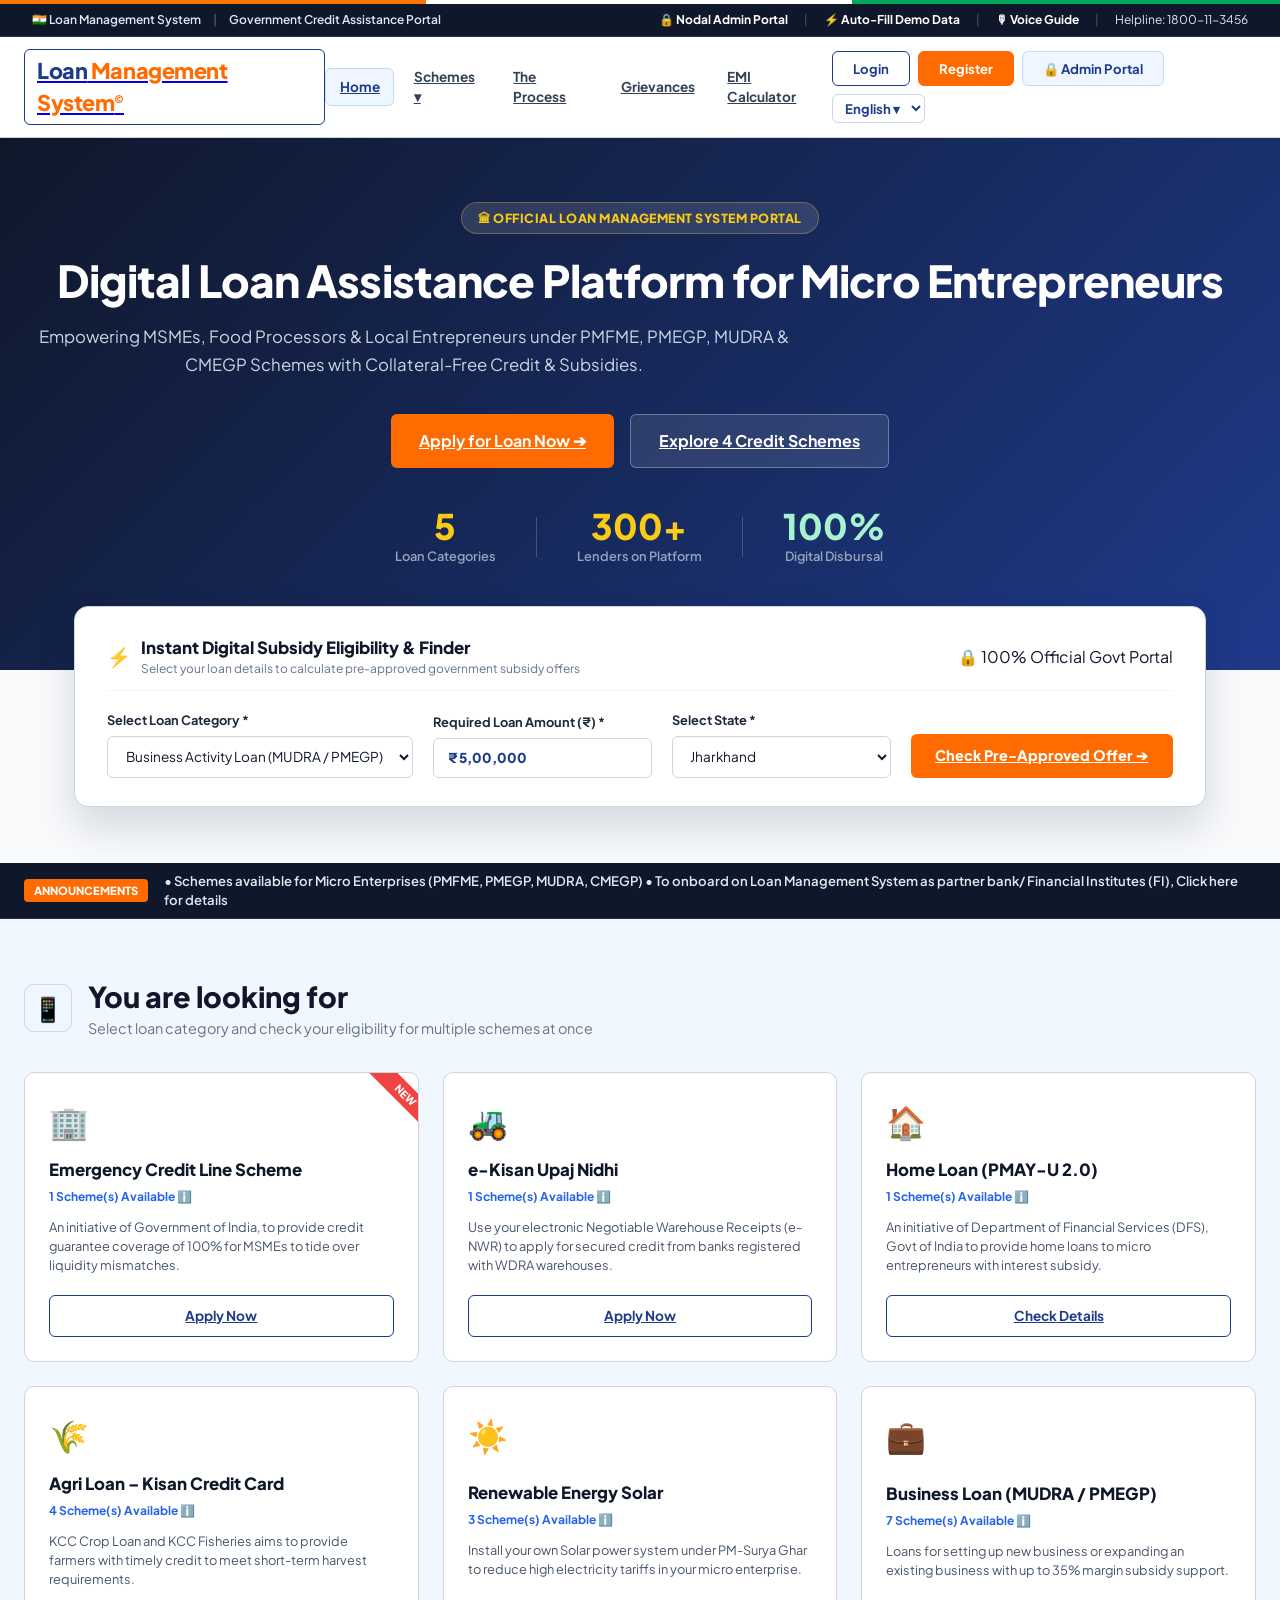
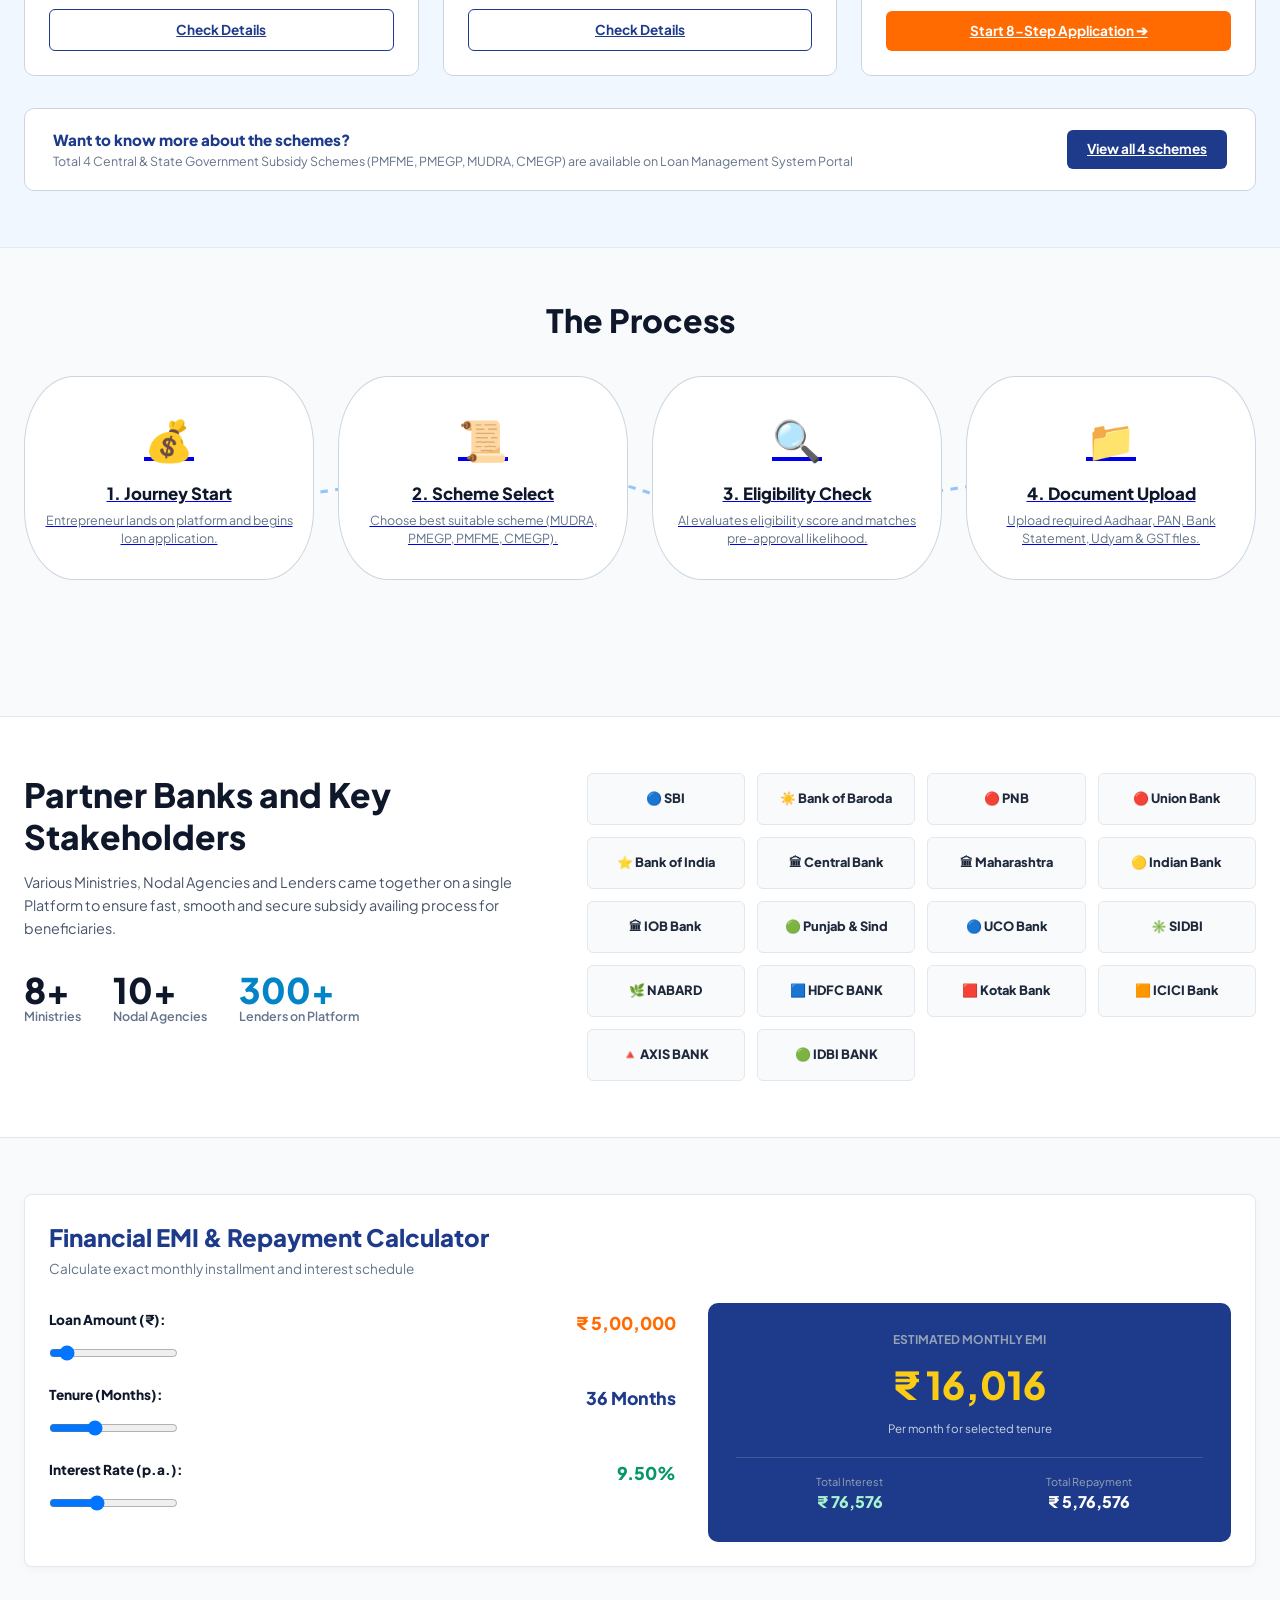
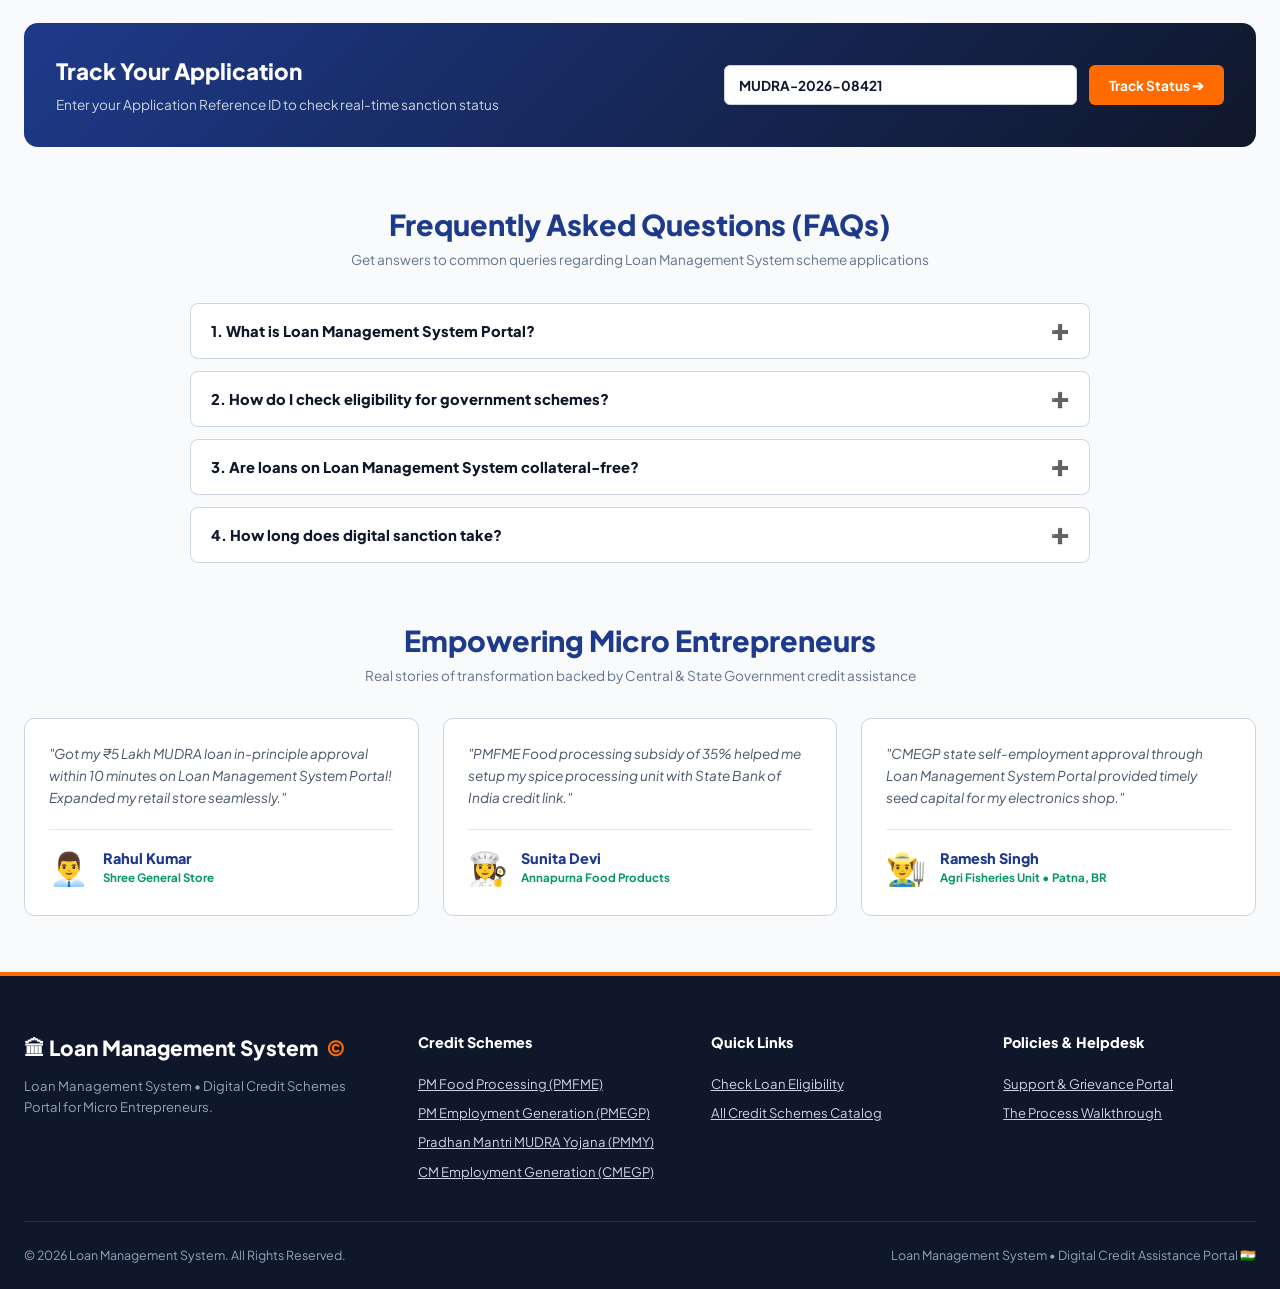
<file: index.html>
<!DOCTYPE html>
<html lang="en">
<head>
  <meta charset="UTF-8">
  <meta name="viewport" content="width=device-width, initial-scale=1.0">
  <title>Loan Management System | National Digital Loan Platform</title>
  <meta name="description" content="Official Government Credit Schemes Portal for Micro Entrepreneurs - PMFME, PMEGP, MUDRA, CMEGP.">
  <link rel="preconnect" href="https://fonts.googleapis.com">
  <link rel="preconnect" href="https://fonts.gstatic.com" crossorigin>
  <link href="https://fonts.googleapis.com/css2?family=Plus+Jakarta+Sans:wght@400;500;600;700;800;900&display=swap" rel="stylesheet">
  <link rel="stylesheet" href="css/style.css">
</head>
<body>

  <!-- Official Tricolor Accent Line -->
  <div class="gov-tricolor-strip"></div>

  <!-- Top Government Header Strip -->
  <div class="top-gov-strip">
    <div class="top-gov-strip-left">
      <span>🇮🇳 Loan Management System</span>
      <span class="gov-strip-sep" style="color:#475569">|</span>
      <span>Government Credit Assistance Portal</span>
    </div>
    <div class="top-gov-strip-right">
      <span class="gov-strip-action" onclick="window.location.href='admin.html'">🔒 Nodal Admin Portal</span>
      <span class="gov-strip-sep" style="color:#475569">|</span>
      <span class="gov-strip-action" onclick="prefillRahulKumarData()">⚡ Auto-Fill Demo Data</span>
      <span class="gov-strip-sep" style="color:#475569">|</span>
      <span class="gov-strip-action" onclick="toggleVoiceModal()">🎙 Voice Guide</span>
      <span class="gov-strip-sep" style="color:#475569">|</span>
      <span>Helpline: 1800-11-3456</span>
    </div>
  </div>

  <!-- Main Header Navbar -->
  <header class="gov-navbar">
    <div class="gov-navbar-container">
      
      <!-- Logo Box -->
      <a href="index.html" class="js-logo-box">
        <div class="js-logo-text">Loan<span> Management System</span><span class="js-logo-copy">©</span></div>
      </a>

      <!-- Mobile Header Controls (Login + Hamburger) -->
      <div class="mobile-navbar-right-controls">
        <button class="btn-js-login mobile-nav-login-btn" onclick="openAuthModal('login')">🔑 Login</button>
        <button class="gov-hamburger-btn" id="mobileMenuBtn" onclick="toggleMobileMenu()" aria-label="Toggle Navigation">☰</button>
      </div>

      <!-- Navigation Links with Interactive Schemes Dropdown -->
      <ul class="gov-nav-menu">
        <li><a href="index.html" class="gov-nav-item active">Home</a></li>
        
        <li class="nav-dropdown-wrapper">
          <a href="schemes.html" class="gov-nav-item">Schemes ▾</a>
          <div class="dropdown-menu-box">
            <a href="scheme-detail.html?id=PMFME" class="dropdown-item">
              <div class="dropdown-icon-badge">🍲</div>
              <div>
                <div class="dropdown-item-title">PM Formalisation of Micro Food Processing (PMFME)</div>
                <div class="dropdown-item-sub">35% Credit-Linked Capital Subsidy</div>
              </div>
            </a>
            <a href="scheme-detail.html?id=PMEGP" class="dropdown-item">
              <div class="dropdown-icon-badge">🏭</div>
              <div>
                <div class="dropdown-item-title">Prime Minister's Employment Generation (PMEGP)</div>
                <div class="dropdown-item-sub">Up to ₹50 Lakhs (15% to 35% Subsidy)</div>
              </div>
            </a>
            <a href="scheme-detail.html?id=MUDRA" class="dropdown-item">
              <div class="dropdown-icon-badge">💼</div>
              <div>
                <div class="dropdown-item-title">Pradhan Mantri MUDRA Yojana (PMMY)</div>
                <div class="dropdown-item-sub">Loans up to ₹10 Lakhs (100% Collateral Free)</div>
              </div>
            </a>
            <a href="scheme-detail.html?id=CMEGP" class="dropdown-item">
              <div class="dropdown-icon-badge">🏛</div>
              <div>
                <div class="dropdown-item-title">Chief Minister Employment Generation (CMEGP)</div>
                <div class="dropdown-item-sub">Soft Loan & Capital Subsidy up to 35%</div>
              </div>
            </a>
            <div style="border-top:1px solid #e2e8f0; margin:0.35rem 0;"></div>
            <a href="schemes.html" class="dropdown-item" style="background:#eff6ff;">
              <div class="dropdown-icon-badge" style="background:#2563eb; color:#fff;">📜</div>
              <div>
                <div class="dropdown-item-title" style="color:#2563eb;">View All 4 Government Schemes</div>
                <div class="dropdown-item-sub">Explore full catalog & criteria</div>
              </div>
            </a>
          </div>
        </li>

        <li><a href="process.html" class="gov-nav-item">The Process</a></li>
        <li><a href="grievances.html" class="gov-nav-item">Grievances</a></li>
        <li><a href="index.html#section-calculator" class="gov-nav-item">EMI Calculator</a></li>

        <li class="mobile-nav-actions-item">
          <div class="mobile-nav-actions-box">
            <button class="btn-js-login" onclick="openAuthModal('login')">🔑 Login</button>
            <button class="btn-js-register" onclick="openAuthModal('register')">📝 Register</button>
            <button class="btn-js-login" style="background:#eff6ff; color:#1e3a8a; border:1px solid #bfdbfe;" onclick="window.location.href='admin.html'">🔒 Admin Portal</button>
            <select onchange="changeLanguage(this.value)">
              <option value="en">🌐 English</option>
              <option value="hi">हिन्दी</option>
            </select>
          </div>
        </li>
      </ul>

      <!-- Right Action Buttons -->
      <div class="gov-nav-actions" id="nav-actions-box">
        <button class="btn-js-login" onclick="openAuthModal('login')">Login</button>
        <button class="btn-js-register" onclick="openAuthModal('register')">Register</button>
        <button class="btn-js-login" style="background:#eff6ff; color:#1e3a8a; border:1px solid #bfdbfe;" onclick="window.location.href='admin.html'">🔒 Admin Portal</button>
        <select id="lang-select" onchange="changeLanguage(this.value)" style="background:transparent; color:#1e3a8a; border:1.5px solid #cbd5e1; padding:4px 8px; border-radius:6px; font-size:0.82rem; font-weight:700; cursor:pointer;">
          <option value="en">English ▾</option>
          <option value="hi">हिन्दी</option>
        </select>
      </div>

    </div>
  </header>

  <!-- MAIN HERO SECTION -->
  <section class="js-hero-fullwidth-section">
    <div style="max-width:1280px; margin:0 auto;">
      
      <div class="hero-govt-tag">🏛 Official Loan Management System Portal</div>

      <h1 class="js-hero-title">
        Digital Loan Assistance Platform for Micro Entrepreneurs
      </h1>

      <p class="js-hero-subtext">
        Empowering MSMEs, Food Processors & Local Entrepreneurs under PMFME, PMEGP, MUDRA & CMEGP Schemes with Collateral-Free Credit & Subsidies.
      </p>

      <div class="hero-btn-row">
        <a href="apply.html?step=1" class="btn-gov-saffron" style="font-size:1rem; padding:0.85rem 1.75rem;">
          Apply for Loan Now ➔
        </a>
        <a href="schemes.html" class="btn-gov-outline" style="font-size:1rem; padding:0.85rem 1.75rem; background:rgba(255,255,255,0.1); color:#ffffff; border-color:rgba(255,255,255,0.3);">
          Explore 4 Credit Schemes
        </a>
      </div>

      <div class="js-hero-metrics-row">
        <div class="js-hero-metric-item">
          <div class="js-hero-metric-num">5</div>
          <div class="js-hero-metric-label">Loan Categories</div>
        </div>

        <div class="js-metric-divider"></div>

        <div class="js-hero-metric-item">
          <div class="js-hero-metric-num">300+</div>
          <div class="js-hero-metric-label">Lenders on Platform</div>
        </div>

        <div class="js-metric-divider"></div>

        <div class="js-hero-metric-item">
          <div class="js-hero-metric-num" style="color:#a7f3d0;">100%</div>
          <div class="js-hero-metric-label">Digital Disbursal</div>
        </div>
      </div>

    </div>
  </section>

  <!-- DEDICATED WIDE HORIZONTAL FLOATING QUICK-ELIGIBILITY WIDGET BAR -->
  <div class="hero-floating-eligibility-wrapper">
    <div class="hero-horizontal-eligibility-card">
      
      <div class="eligibility-widget-header">
        <div style="display:flex; align-items:center; gap:0.6rem;">
          <span style="font-size:1.2rem;">⚡</span>
          <div>
            <div style="font-weight:900; font-size:1.05rem; color:#0f172a;">Instant Digital Subsidy Eligibility & Finder</div>
            <div style="font-size:0.75rem; color:#64748b;">Select your loan details to calculate pre-approved government subsidy offers</div>
          </div>
        </div>
        <span class="gov-badge gov-badge-green">🔒 100% Official Govt Portal</span>
      </div>

      <div class="eligibility-grid-form">
        <div class="form-group" style="margin-bottom:0;">
          <label class="form-label">Select Loan Category *</label>
          <select class="form-select" id="hero-quick-cat">
            <option value="MUDRA">Business Activity Loan (MUDRA / PMEGP)</option>
            <option value="PMAY">Home Loan Subsidy (PMAY-U 2.0)</option>
            <option value="KCC">Agri Loan – Kisan Credit Card (KCC)</option>
            <option value="Solar">Renewable Energy (PM-Surya Ghar)</option>
            <option value="NRLM">Rural Livelihood Credit (DAY-NRLM)</option>
          </select>
        </div>

        <div class="form-group" style="margin-bottom:0;">
          <label class="form-label">Required Loan Amount (₹) *</label>
          <input type="text" class="form-input" value="₹ 5,00,000" style="font-weight:800; color:#1e3a8a;">
        </div>

        <div class="form-group" style="margin-bottom:0;">
          <label class="form-label">Select State *</label>
          <select class="form-select" id="hero-quick-state">
            <option value="Jharkhand">Jharkhand</option>
            <option value="Bihar">Bihar</option>
            <option value="Uttar Pradesh">Uttar Pradesh</option>
            <option value="Maharashtra">Maharashtra</option>
            <option value="Delhi">Delhi NCR</option>
          </select>
        </div>

        <div>
          <a href="apply.html?step=1" class="btn-gov-saffron" style="width:100%; justify-content:center; padding:0.7rem; font-size:0.9rem; font-weight:800;">
            Check Pre-Approved Offer ➔
          </a>
        </div>
      </div>

    </div>
  </div>

  <!-- Announcements Marquee Ticker Bar -->
  <div class="announcements-ticker-bar">
    <span class="announcements-tag">Announcements</span>
    <span>• Schemes available for Micro Enterprises (PMFME, PMEGP, MUDRA, CMEGP) • To onboard on Loan Management System as partner bank/ Financial Institutes (FI), Click here for details</span>
  </div>

  <!-- MAIN CONTENT CONTAINER -->
  <main style="max-width:100%; padding:0;">
    
    <!-- 1. "YOU ARE LOOKING FOR" SCHEME CATEGORIES SECTION -->
    <section class="you-are-looking-for-wrapper">
      <div style="max-width:1280px; margin:0 auto;">
        
        <div class="looking-for-header-box">
          <div class="looking-for-icon-phone">📱</div>
          <div>
            <h2 class="looking-for-title">You are looking for</h2>
            <p class="looking-for-subtitle">Select loan category and check your eligibility for multiple schemes at once</p>
          </div>
        </div>

        <div class="looking-for-cards-grid" style="display:grid; grid-template-columns: repeat(3, 1fr); gap:1.5rem;">
          
          <div class="js-cat-card">
            <div class="js-diagonal-ribbon">NEW</div>
            <div class="js-top-right-badge-icon">🏢</div>
            <div>
              <h3 class="js-cat-card-title">Emergency Credit Line Scheme</h3>
              <div class="js-cat-card-avail">1 Scheme(s) Available ℹ️</div>
              <p class="js-cat-card-desc">An initiative of Government of India, to provide credit guarantee coverage of 100% for MSMEs to tide over liquidity mismatches.</p>
            </div>
            <a href="apply.html?step=1" class="btn-gov-outline" style="width:100%; justify-content:center;">Apply Now</a>
          </div>

          <div class="js-cat-card">
            <div class="js-top-right-badge-icon">🚜</div>
            <div>
              <h3 class="js-cat-card-title">e-Kisan Upaj Nidhi</h3>
              <div class="js-cat-card-avail">1 Scheme(s) Available ℹ️</div>
              <p class="js-cat-card-desc">Use your electronic Negotiable Warehouse Receipts (e-NWR) to apply for secured credit from banks registered with WDRA warehouses.</p>
            </div>
            <a href="apply.html?step=1" class="btn-gov-outline" style="width:100%; justify-content:center;">Apply Now</a>
          </div>

          <div class="js-cat-card">
            <div class="js-top-right-badge-icon">🏠</div>
            <div>
              <h3 class="js-cat-card-title">Home Loan (PMAY-U 2.0)</h3>
              <div class="js-cat-card-avail">1 Scheme(s) Available ℹ️</div>
              <p class="js-cat-card-desc">An initiative of Department of Financial Services (DFS), Govt of India to provide home loans to micro entrepreneurs with interest subsidy.</p>
            </div>
            <a href="scheme-detail.html?id=PMAY" class="btn-gov-outline" style="width:100%; justify-content:center;">Check Details</a>
          </div>

          <div class="js-cat-card">
            <div class="js-top-right-badge-icon">🌾</div>
            <div>
              <h3 class="js-cat-card-title">Agri Loan – Kisan Credit Card</h3>
              <div class="js-cat-card-avail">4 Scheme(s) Available ℹ️</div>
              <p class="js-cat-card-desc">KCC Crop Loan and KCC Fisheries aims to provide farmers with timely credit to meet short-term harvest requirements.</p>
            </div>
            <a href="scheme-detail.html?id=KCC" class="btn-gov-outline" style="width:100%; justify-content:center;">Check Details</a>
          </div>

          <div class="js-cat-card">
            <div class="js-top-right-badge-icon">☀️</div>
            <div>
              <h3 class="js-cat-card-title">Renewable Energy Solar</h3>
              <div class="js-cat-card-avail">3 Scheme(s) Available ℹ️</div>
              <p class="js-cat-card-desc">Install your own Solar power system under PM-Surya Ghar to reduce high electricity tariffs in your micro enterprise.</p>
            </div>
            <a href="scheme-detail.html?id=Solar" class="btn-gov-outline" style="width:100%; justify-content:center;">Check Details</a>
          </div>

          <div class="js-cat-card">
            <div class="js-top-right-badge-icon">💼</div>
            <div>
              <h3 class="js-cat-card-title">Business Loan (MUDRA / PMEGP)</h3>
              <div class="js-cat-card-avail">7 Scheme(s) Available ℹ️</div>
              <p class="js-cat-card-desc">Loans for setting up new business or expanding an existing business with up to 35% margin subsidy support.</p>
            </div>
            <a href="apply.html?step=2" class="btn-gov-saffron" style="width:100%; justify-content:center;">Start 8-Step Application ➔</a>
          </div>

        </div>

        <div class="bottom-schemes-banner">
          <div>
            <div style="font-size:0.95rem; font-weight:800; color:#1e3a8a;">Want to know more about the schemes?</div>
            <div style="font-size:0.78rem; color:#64748b;">Total 4 Central & State Government Subsidy Schemes (PMFME, PMEGP, MUDRA, CMEGP) are available on Loan Management System Portal</div>
          </div>
          <a href="schemes.html" class="btn-gov-primary">View all 4 schemes</a>
        </div>

      </div>
    </section>

    <!-- 2. "THE PROCESS" SECTION -->
    <section id="section-the-process" class="jansamarth-process-wrapper" style="max-width:1280px; margin:0 auto 3.5rem auto;">
      <h2 class="process-title-heading">The Process</h2>

      <div class="process-stage-container">
        <svg class="process-sine-svg" viewBox="0 0 1000 120" fill="none" xmlns="http://www.w3.org/2000/svg">
          <circle cx="15" cy="60" r="4" fill="#93c5fd" />
          <path d="M 15 60 C 150 110, 350 10, 500 60 C 650 110, 850 10, 985 60" stroke="#93c5fd" stroke-width="2.5" stroke-dasharray="6 6" />
          <circle cx="985" cy="60" r="4" fill="#93c5fd" />
        </svg>

        <div class="process-grid-cards">
          <a href="apply.html?step=1" class="process-egg-card">
            <div class="process-vector-icon">💰</div>
            <h3 class="process-egg-title">1. Journey Start</h3>
            <p class="process-egg-desc">Entrepreneur lands on platform and begins loan application.</p>
          </a>

          <a href="apply.html?step=2" class="process-egg-card">
            <div class="process-vector-icon">📜</div>
            <h3 class="process-egg-title">2. Scheme Select</h3>
            <p class="process-egg-desc">Choose best suitable scheme (MUDRA, PMEGP, PMFME, CMEGP).</p>
          </a>

          <a href="apply.html?step=3" class="process-egg-card">
            <div class="process-vector-icon">🔍</div>
            <h3 class="process-egg-title">3. Eligibility Check</h3>
            <p class="process-egg-desc">AI evaluates eligibility score and matches pre-approval likelihood.</p>
          </a>

          <a href="apply.html?step=4" class="process-egg-card">
            <div class="process-vector-icon">📁</div>
            <h3 class="process-egg-title">4. Document Upload</h3>
            <p class="process-egg-desc">Upload required Aadhaar, PAN, Bank Statement, Udyam & GST files.</p>
          </a>
        </div>
      </div>
    </section>

    <!-- 3. PARTNER BANKS AND KEY STAKEHOLDERS SECTION -->
    <section class="partner-stakeholders-section">
      <div class="partner-stakeholders-container">
        
        <div>
          <h2 class="partner-title-heading">
            Partner Banks and Key<br>Stakeholders
          </h2>
          <p class="partner-sub-desc">
            Various Ministries, Nodal Agencies and Lenders came together on a single Platform to ensure fast, smooth and secure subsidy availing process for beneficiaries.
          </p>

          <div class="partner-stats-row">
            <div>
              <div class="partner-stat-num">8+</div>
              <div class="partner-stat-lbl">Ministries</div>
            </div>

            <div>
              <div class="partner-stat-num">10+</div>
              <div class="partner-stat-lbl">Nodal Agencies</div>
            </div>

            <div>
              <div class="partner-stat-num" style="color:#0284c7;">300+</div>
              <div class="partner-stat-lbl">Lenders on Platform</div>
            </div>
          </div>
        </div>

        <div class="bank-badge-grid">
          <div class="bank-logo-card"><div class="bank-logo-text">🔵 SBI</div></div>
          <div class="bank-logo-card"><div class="bank-logo-text">☀️ Bank of Baroda</div></div>
          <div class="bank-logo-card"><div class="bank-logo-text">🔴 PNB</div></div>
          <div class="bank-logo-card"><div class="bank-logo-text">🔴 Union Bank</div></div>
          <div class="bank-logo-card"><div class="bank-logo-text">⭐ Bank of India</div></div>
          <div class="bank-logo-card"><div class="bank-logo-text">🏛 Central Bank</div></div>
          <div class="bank-logo-card"><div class="bank-logo-text">🏛 Maharashtra</div></div>
          <div class="bank-logo-card"><div class="bank-logo-text">🟡 Indian Bank</div></div>
          <div class="bank-logo-card"><div class="bank-logo-text">🏛 IOB Bank</div></div>
          <div class="bank-logo-card"><div class="bank-logo-text">🟢 Punjab & Sind</div></div>
          <div class="bank-logo-card"><div class="bank-logo-text">🔵 UCO Bank</div></div>
          <div class="bank-logo-card"><div class="bank-logo-text">✳️ SIDBI</div></div>
          <div class="bank-logo-card"><div class="bank-logo-text">🌿 NABARD</div></div>
          <div class="bank-logo-card"><div class="bank-logo-text">🟦 HDFC BANK</div></div>
          <div class="bank-logo-card"><div class="bank-logo-text">🟥 Kotak Bank</div></div>
          <div class="bank-logo-card"><div class="bank-logo-text">🟧 ICICI Bank</div></div>
          <div class="bank-logo-card"><div class="bank-logo-text">🔺 AXIS BANK</div></div>
          <div class="bank-logo-card"><div class="bank-logo-text">🟢 IDBI BANK</div></div>
        </div>

      </div>
    </section>

    <!-- 4. EMI CALCULATOR SECTION -->
    <section style="max-width:1280px; margin:0 auto 3.5rem auto; padding:0 1.5rem;">
      <div id="section-calculator" class="gov-card" style="background: #ffffff;">
        <h3 style="font-size:1.5rem; font-weight:800; color:#1e3a8a; margin-bottom:0.25rem;">Financial EMI & Repayment Calculator</h3>
        <p style="font-size:0.85rem; color:#64748b; margin-bottom:1.5rem">Calculate exact monthly installment and interest schedule</p>

        <div class="emi-calc-layout-grid" style="display:grid; grid-template-columns: 1.2fr 1fr; gap:2rem; align-items:center;">
          <div>
            <div class="form-group">
              <div style="display:flex; justify-content:space-between; font-weight:800; font-size:0.85rem; margin-bottom:0.4rem;">
                <span>Loan Amount (₹):</span>
                <span style="color:#ff6b00; font-size:1.1rem;" id="calc-disp-amount">₹ 5,00,000</span>
              </div>
              <input type="range" class="range-slider" min="50000" max="5000000" step="25000" value="500000" id="calc-range-amount" oninput="updateEmiCalculator()">
            </div>

            <div class="form-group">
              <div style="display:flex; justify-content:space-between; font-weight:800; font-size:0.85rem; margin-bottom:0.4rem;">
                <span>Tenure (Months):</span>
                <span style="color:#1e3a8a; font-size:1.1rem;" id="calc-disp-tenure">36 Months</span>
              </div>
              <input type="range" class="range-slider" min="12" max="84" step="6" value="36" id="calc-range-tenure" oninput="updateEmiCalculator()">
            </div>

            <div class="form-group">
              <div style="display:flex; justify-content:space-between; font-weight:800; font-size:0.85rem; margin-bottom:0.4rem;">
                <span>Interest Rate (p.a.):</span>
                <span style="color:#059669; font-size:1.1rem;" id="calc-disp-rate">9.50%</span>
              </div>
              <input type="range" class="range-slider" min="7.0" max="14.0" step="0.25" value="9.5" id="calc-range-rate" oninput="updateEmiCalculator()">
            </div>
          </div>

          <div style="background:#1e3a8a; color:white; padding:1.75rem; border-radius:10px; text-align:center;">
            <div style="font-size:0.75rem; color:#94a3b8; font-weight:700">ESTIMATED MONTHLY EMI</div>
            <div style="font-size:2.4rem; font-weight:900; color:#facc15; margin:0.4rem 0;" id="calc-result-emi">₹ 16,209</div>
            <div style="font-size:0.72rem; color:#cbd5e1; margin-bottom:1.25rem;">Per month for selected tenure</div>

            <div class="emi-result-breakdown-grid" style="display:grid; grid-template-columns: 1fr 1fr; gap:0.75rem; border-top:1px solid rgba(255,255,255,0.15); padding-top:1rem;">
              <div>
                <div style="font-size:0.68rem; color:#94a3b8">Total Interest</div>
                <div style="font-size:1rem; font-weight:800; color:#a7f3d0" id="calc-result-interest">₹ 76,864</div>
              </div>
              <div>
                <div style="font-size:0.68rem; color:#94a3b8">Total Repayment</div>
                <div style="font-size:1rem; font-weight:800; color:#ffffff" id="calc-result-total">₹ 5,76,864</div>
              </div>
            </div>
          </div>
        </div>
      </div>
    </section>

    <!-- 5. REAL-TIME APPLICATION TRACKER QUICK SEARCH -->
    <section style="max-width:1280px; margin:0 auto 3.5rem auto; padding:0 1.5rem;">
      <div style="background:linear-gradient(135deg, #1e3a8a 0%, #0f172a 100%); border-radius:14px; padding:2rem; color:#ffffff; display:flex; justify-content:space-between; align-items:center; gap:1.5rem; flex-wrap:wrap;">
        <div style="flex:1; min-width:280px;">
          <h3 style="font-size:1.4rem; font-weight:900; color:#ffffff; margin-bottom:0.35rem;">Track Your Application</h3>
          <p style="font-size:0.85rem; color:#cbd5e1;">Enter your Application Reference ID to check real-time sanction status</p>
        </div>
        <div style="display:flex; gap:0.75rem; flex:1; max-width:500px; min-width:280px;">
          <input type="text" id="home-track-input" class="form-input" value="MUDRA-2026-08421" placeholder="Enter Application ID e.g. MUDRA-2026-08421" style="background:#ffffff; font-weight:700; flex:1;">
          <button class="btn-gov-saffron" style="white-space:nowrap; padding:0.65rem 1.25rem;" onclick="trackFromHomeInput()">Track Status ➔</button>
        </div>
      </div>
    </section>

    <!-- 6. FREQUENTLY ASKED QUESTIONS (FAQS) ACCORDION -->
    <section style="max-width:1280px; margin:0 auto 3.5rem auto; padding:0 1.5rem;">
      <div style="text-align:center; margin-bottom:2rem;">
        <h2 style="font-size:1.8rem; font-weight:900; color:#1e3a8a; margin-bottom:0.25rem;">Frequently Asked Questions (FAQs)</h2>
        <p style="font-size:0.85rem; color:#64748b;">Get answers to common queries regarding Loan Management System scheme applications</p>
      </div>

      <div style="max-width:900px; margin:0 auto;">
        
        <div class="faq-card-item" onclick="toggleFaqAccordion(1)">
          <div class="faq-question-title">
            <span>1. What is Loan Management System Portal?</span>
            <span id="faq-icon-1">➕</span>
          </div>
          <div class="faq-answer-body" id="faq-ans-1" style="display:none;">
            Loan Management System Portal is a digital one-stop platform connecting Government Credit Schemes (PMFME, PMEGP, MUDRA, CMEGP) directly to borrowers and partner commercial banks for online eligibility checking, application, and instant in-principle approval.
          </div>
        </div>

        <div class="faq-card-item" onclick="toggleFaqAccordion(2)">
          <div class="faq-question-title">
            <span>2. How do I check eligibility for government schemes?</span>
            <span id="faq-icon-2">➕</span>
          </div>
          <div class="faq-answer-body" id="faq-ans-2" style="display:none;">
            Click on "Check Eligibility" on any scheme card, answer a few basic details about your business type, income, and location. Our AI engine automatically matches you with the best government subsidy scheme.
          </div>
        </div>

        <div class="faq-card-item" onclick="toggleFaqAccordion(3)">
          <div class="faq-question-title">
            <span>3. Are loans on Loan Management System collateral-free?</span>
            <span id="faq-icon-3">➕</span>
          </div>
          <div class="faq-answer-body" id="faq-ans-3" style="display:none;">
            Yes! Schemes like Pradhan Mantri MUDRA Yojana (PMMY) up to ₹10 Lakhs and PMEGP up to ₹25 Lakhs provide 100% collateral-free credit guarantees under Govt. of India credit guarantee trusts (CGTMSE).
          </div>
        </div>

        <div class="faq-card-item" onclick="toggleFaqAccordion(4)">
          <div class="faq-question-title">
            <span>4. How long does digital sanction take?</span>
            <span id="faq-icon-4">➕</span>
          </div>
          <div class="faq-answer-body" id="faq-ans-4" style="display:none;">
            In-Principle Sanction Letters are generated digitally within 5 to 10 minutes upon successful Aadhaar e-KYC, PAN validation, and document upload verification.
          </div>
        </div>

      </div>
    </section>

    <!-- 7. BENEFICIARY SUCCESS STORIES -->
    <section style="max-width:1280px; margin:0 auto 3.5rem auto; padding:0 1.5rem;">
      <div style="text-align:center; margin-bottom:2rem;">
        <h2 style="font-size:1.8rem; font-weight:900; color:#1e3a8a; margin-bottom:0.25rem;">Empowering Micro Entrepreneurs</h2>
        <p style="font-size:0.85rem; color:#64748b;">Real stories of transformation backed by Central & State Government credit assistance</p>
      </div>

      <div class="testimonials-grid" style="display:grid; grid-template-columns: repeat(3, 1fr); gap:1.5rem;">
        
        <div class="testimonial-card">
          <p style="font-size:0.85rem; color:#475569; font-style:italic; line-height:1.6; margin-bottom:1.25rem;">
            "Got my ₹5 Lakh MUDRA loan in-principle approval within 10 minutes on Loan Management System Portal! Expanded my retail store seamlessly."
          </p>
          <div style="display:flex; align-items:center; gap:0.85rem; border-top:1px solid #e2e8f0; padding-top:0.85rem;">
            <div style="font-size:2rem;">👨‍💼</div>
            <div>
              <div style="font-weight:900; font-size:0.9rem; color:#1e3a8a;">Rahul Kumar</div>
              <div style="font-size:0.72rem; color:#059669; font-weight:700;">Shree General Store</div>
            </div>
          </div>
        </div>

        <div class="testimonial-card">
          <p style="font-size:0.85rem; color:#475569; font-style:italic; line-height:1.6; margin-bottom:1.25rem;">
            "PMFME Food processing subsidy of 35% helped me setup my spice processing unit with State Bank of India credit link."
          </p>
          <div style="display:flex; align-items:center; gap:0.85rem; border-top:1px solid #e2e8f0; padding-top:0.85rem;">
            <div style="font-size:2rem;">👩‍🍳</div>
            <div>
              <div style="font-weight:900; font-size:0.9rem; color:#1e3a8a;">Sunita Devi</div>
              <div style="font-size:0.72rem; color:#059669; font-weight:700;">Annapurna Food Products</div>
            </div>
          </div>
        </div>

        <div class="testimonial-card">
          <p style="font-size:0.85rem; color:#475569; font-style:italic; line-height:1.6; margin-bottom:1.25rem;">
            "CMEGP state self-employment approval through Loan Management System Portal provided timely seed capital for my electronics shop."
          </p>
          <div style="display:flex; align-items:center; gap:0.85rem; border-top:1px solid #e2e8f0; padding-top:0.85rem;">
            <div style="font-size:2rem;">👨‍🌾</div>
            <div>
              <div style="font-weight:900; font-size:0.9rem; color:#1e3a8a;">Ramesh Singh</div>
              <div style="font-size:0.72rem; color:#059669; font-weight:700;">Agri Fisheries Unit • Patna, BR</div>
            </div>
          </div>
        </div>

      </div>
    </section>

  </main>

  <!-- AUTHENTICATION MODAL -->
  <div id="auth-modal" class="auth-modal-backdrop" style="display:none;" onclick="closeAuthModal(event)">
    <div class="auth-modal-card" onclick="event.stopPropagation()">
      <div class="auth-tab-row">
        <button class="auth-tab-btn active" id="auth-tab-login" onclick="switchAuthTab('login')">Login</button>
        <button class="auth-tab-btn" id="auth-tab-register" onclick="switchAuthTab('register')">Register</button>
      </div>

      <form id="form-auth-login" onsubmit="handleAuthLogin(event)">
        <div class="form-group">
          <label class="form-label">Email Address / Mobile</label>
          <input type="text" id="auth-login-email" class="form-input" value="rahul.kumar@shreegeneral.in" required>
        </div>
        <div class="form-group">
          <label class="form-label">Password</label>
          <input type="password" id="auth-login-password" class="form-input" value="password123" required>
        </div>
        <div class="form-group">
          <label class="form-label">User Role</label>
          <select id="auth-login-role" class="form-select">
            <option value="APPLICANT">Borrower / Micro Entrepreneur</option>
            <option value="ADMIN">Nodal Officer (Admin Desk)</option>
          </select>
        </div>
        <button type="submit" class="btn-gov-saffron" style="width:100%; justify-content:center; padding:0.8rem; margin-top:0.5rem;">Login to Account ➔</button>
      </form>

      <form id="form-auth-register" onsubmit="handleAuthRegister(event)" style="display:none;">
        <div class="form-group">
          <label class="form-label">Full Name</label>
          <input type="text" id="auth-reg-name" class="form-input" value="Rahul Kumar" required>
        </div>
        <div class="form-group">
          <label class="form-label">Email Address</label>
          <input type="email" id="auth-reg-email" class="form-input" value="rahul.kumar@shreegeneral.in" required>
        </div>
        <div class="form-group">
          <label class="form-label">Create Password</label>
          <input type="password" id="auth-reg-pass" class="form-input" value="password123" required>
        </div>
        <button type="submit" class="btn-gov-saffron" style="width:100%; justify-content:center; padding:0.8rem; margin-top:0.5rem;">Register New Account ➔</button>
      </form>
    </div>
  </div>

  <div id="toast-container" class="toast-container"></div>

  <!-- FOOTER -->
  <footer>
    <div class="footer-container">
      <div>
        <div class="footer-brand-title">🏛 Loan Management System<span>©</span></div>
        <p class="footer-desc">Loan Management System • Digital Credit Schemes Portal for Micro Entrepreneurs.</p>
      </div>

      <div>
        <div class="footer-column-title">Credit Schemes</div>
        <ul class="footer-link-list">
          <li><a href="scheme-detail.html?id=PMFME">PM Food Processing (PMFME)</a></li>
          <li><a href="scheme-detail.html?id=PMEGP">PM Employment Generation (PMEGP)</a></li>
          <li><a href="scheme-detail.html?id=MUDRA">Pradhan Mantri MUDRA Yojana (PMMY)</a></li>
          <li><a href="scheme-detail.html?id=CMEGP">CM Employment Generation (CMEGP)</a></li>
        </ul>
      </div>

      <div>
        <div class="footer-column-title">Quick Links</div>
        <ul class="footer-link-list">
          <li><a href="apply.html?step=1">Check Loan Eligibility</a></li>
          <li><a href="schemes.html">All Credit Schemes Catalog</a></li>
        </ul>
      </div>

      <div>
        <div class="footer-column-title">Policies & Helpdesk</div>
        <ul class="footer-link-list">
          <li><a href="grievances.html">Support & Grievance Portal</a></li>
          <li><a href="process.html">The Process Walkthrough</a></li>
        </ul>
      </div>
    </div>

    <div class="footer-bottom-bar">
      <div>© 2026 Loan Management System. All Rights Reserved.</div>
      <div>Loan Management System • Digital Credit Assistance Portal 🇮🇳</div>
    </div>
  </footer>

  <script src="js/app.js"></script>
</body>
</html>
</file>
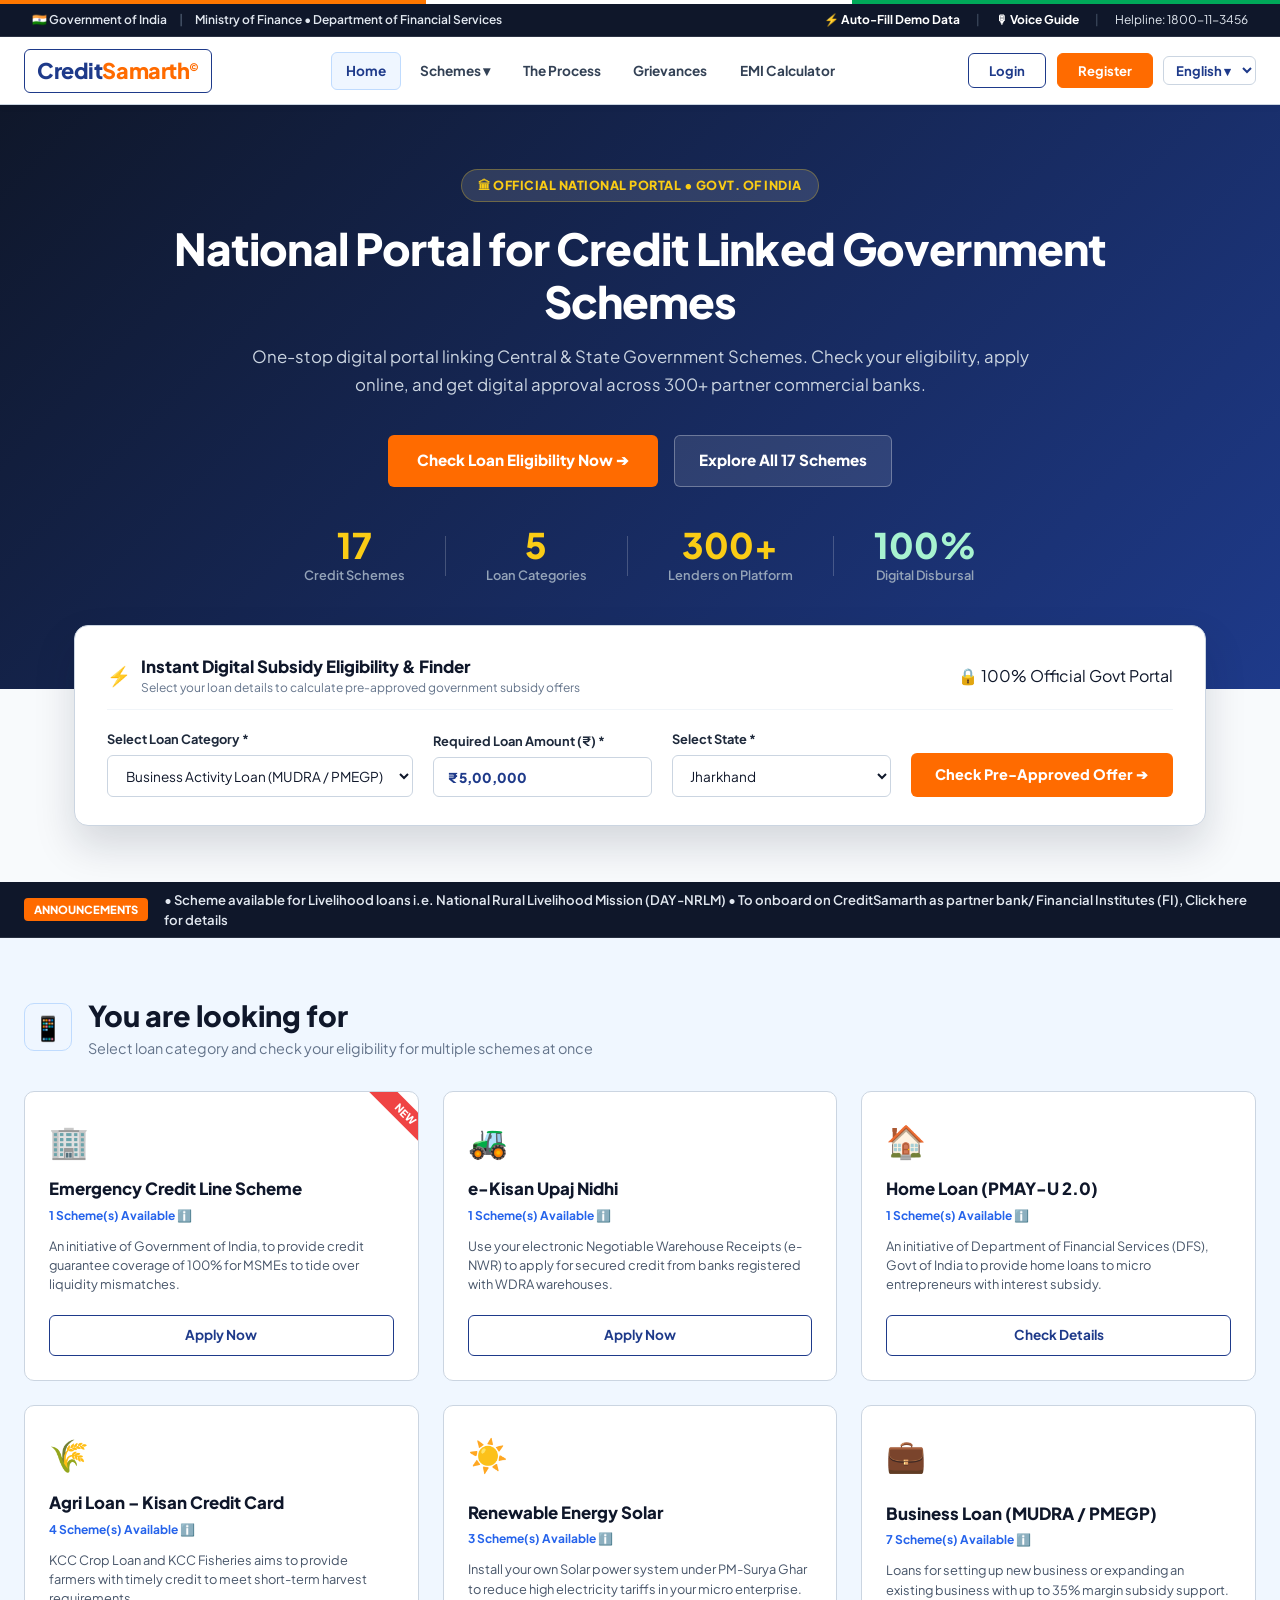
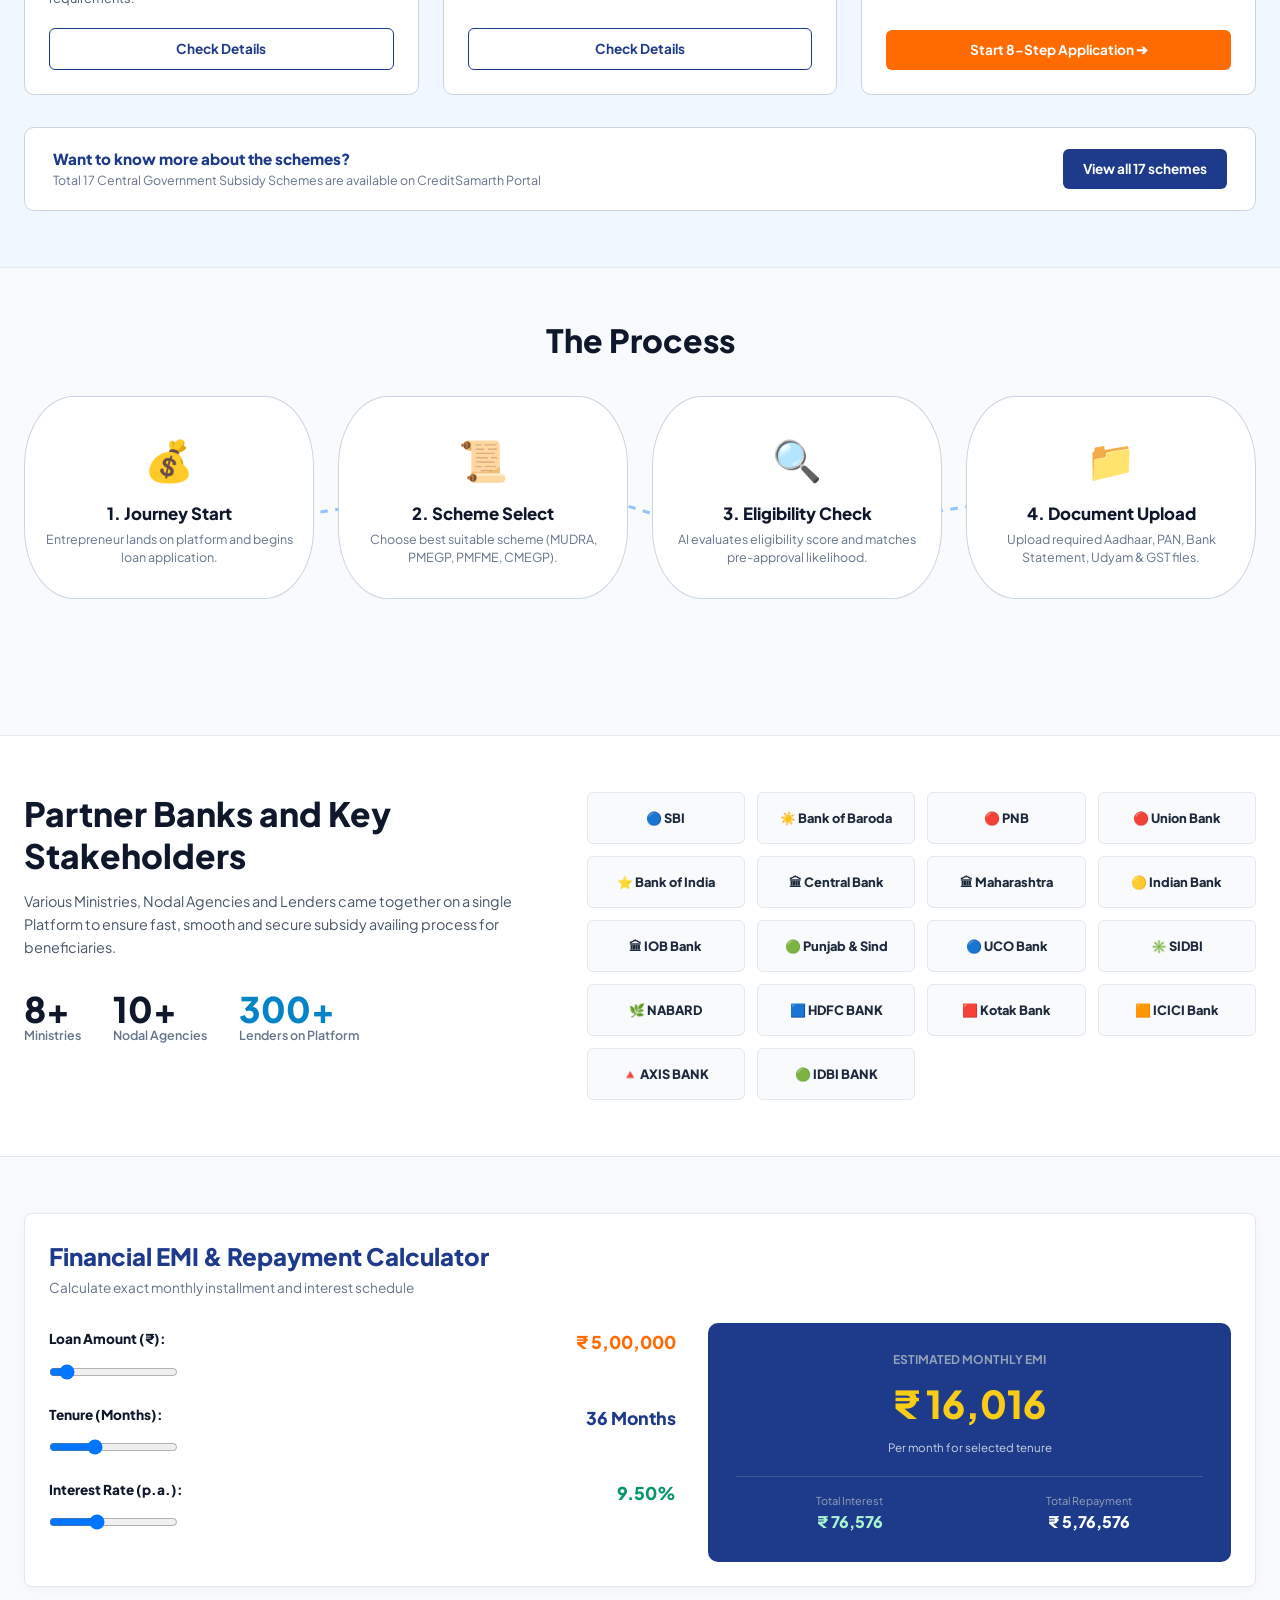
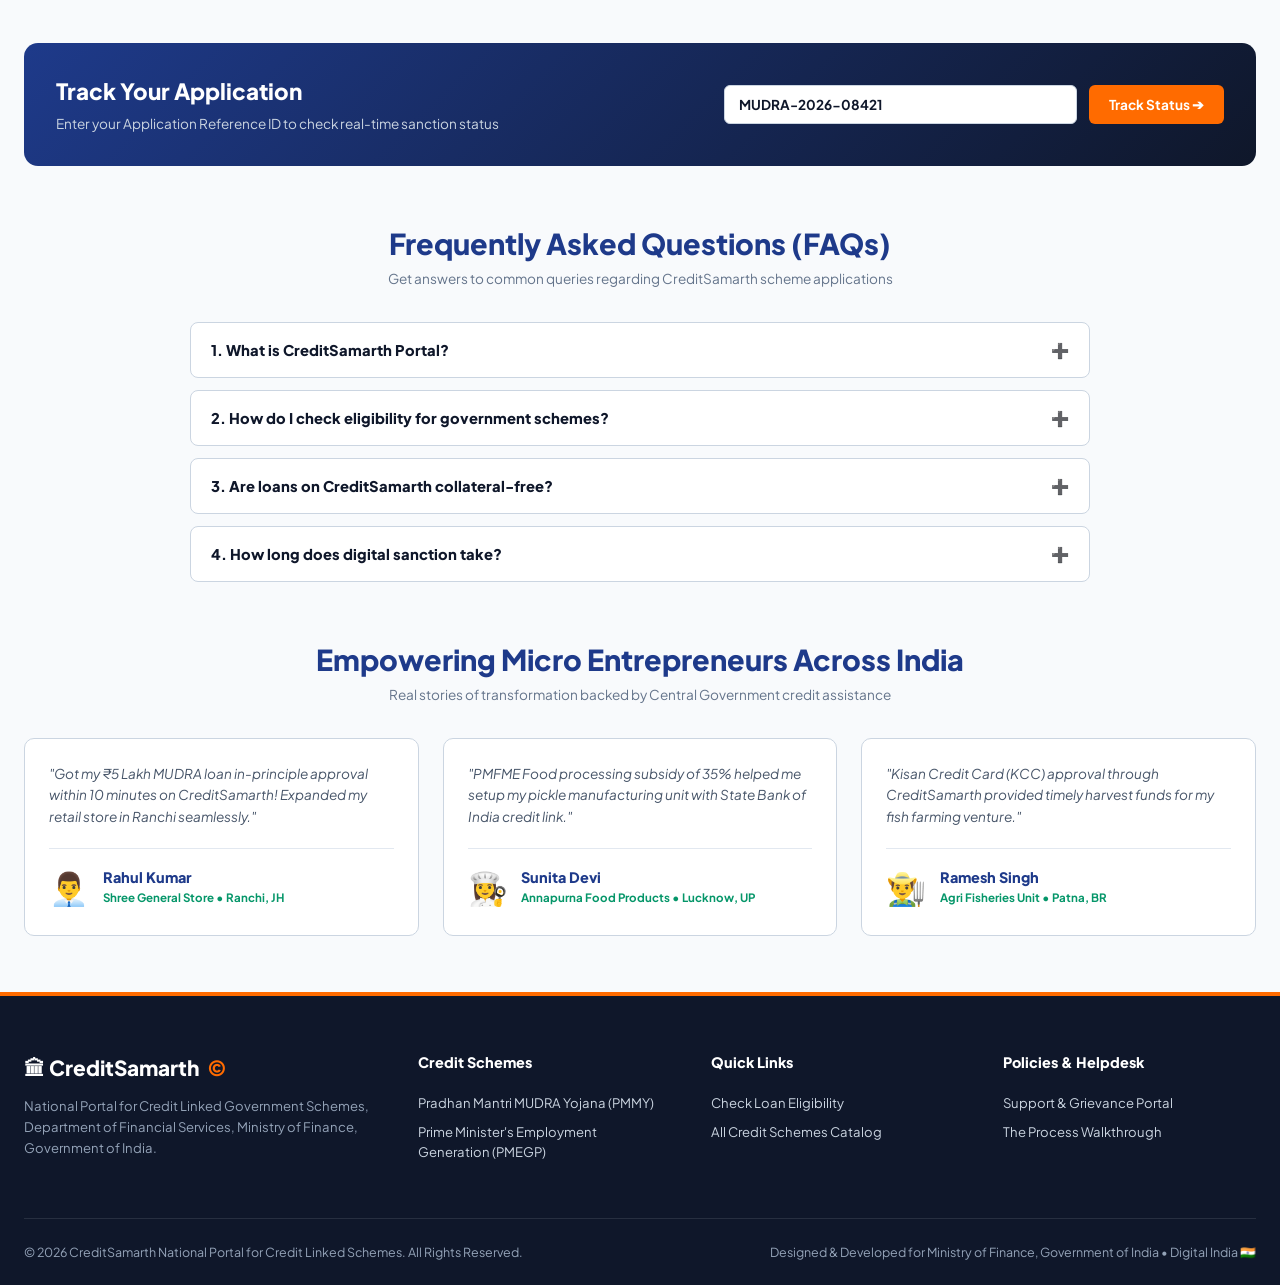
<file: frontend/index.html>
<!DOCTYPE html>
<html lang="en">
<head>
  <meta charset="UTF-8">
  <meta name="viewport" content="width=device-width, initial-scale=1.0">
  <title>CreditSamarth | National Digital Loan Platform for Micro Entrepreneurs</title>
  <meta name="description" content="National Portal for Credit Linked Government Schemes. Department of Financial Services, Ministry of Finance, Govt of India.">
  <link rel="preconnect" href="https://fonts.googleapis.com">
  <link rel="preconnect" href="https://fonts.gstatic.com" crossorigin>
  <link href="https://fonts.googleapis.com/css2?family=Plus+Jakarta+Sans:wght@400;500;600;700;800;900&display=swap" rel="stylesheet">
  <link rel="stylesheet" href="css/style.css">
</head>
<body>

  <!-- Official Tricolor Accent Line -->
  <div class="gov-tricolor-strip"></div>

  <!-- Top Government Header Strip -->
  <div class="top-gov-strip">
    <div class="top-gov-strip-left">
      <span>🇮🇳 Government of India</span>
      <span class="gov-strip-sep" style="color:#475569">|</span>
      <span>Ministry of Finance • Department of Financial Services</span>
    </div>
    <div class="top-gov-strip-right">
      <span class="gov-strip-action" onclick="prefillRahulKumarData()">⚡ Auto-Fill Demo Data</span>
      <span class="gov-strip-sep" style="color:#475569">|</span>
      <span class="gov-strip-action" onclick="toggleVoiceModal()">🎙 Voice Guide</span>
      <span class="gov-strip-sep" style="color:#475569">|</span>
      <span>Helpline: 1800-11-3456</span>
    </div>
  </div>

  <!-- Main Header Navbar -->
  <header class="gov-navbar">
    <div class="gov-navbar-container">
      
      <!-- Logo Box -->
      <a href="index.html" class="js-logo-box">
        <div class="js-logo-text">Credit<span>Samarth</span><span class="js-logo-copy">©</span></div>
      </a>

      <!-- Mobile Header Controls (Login + Hamburger) -->
      <div class="mobile-navbar-right-controls">
        <button class="btn-js-login mobile-nav-login-btn" onclick="openAuthModal('login')">🔑 Login</button>
        <button class="gov-hamburger-btn" id="mobileMenuBtn" onclick="toggleMobileMenu()" aria-label="Toggle Navigation">☰</button>
      </div>

      <!-- Navigation Links with Interactive Schemes Dropdown -->
      <ul class="gov-nav-menu">
        <li><a href="index.html" class="gov-nav-item active">Home</a></li>
        
        <li class="nav-dropdown-wrapper">
          <a href="schemes.html" class="gov-nav-item">Schemes ▾</a>
          <div class="dropdown-menu-box">
            <a href="scheme-detail.html?id=MUDRA" class="dropdown-item">
              <div class="dropdown-icon-badge">💼</div>
              <div>
                <div class="dropdown-item-title">Pradhan Mantri MUDRA Yojana (PMMY)</div>
                <div class="dropdown-item-sub">Loans up to ₹10 Lakhs (100% Collateral Free)</div>
              </div>
            </a>
            <a href="scheme-detail.html?id=PMEGP" class="dropdown-item">
              <div class="dropdown-icon-badge">🏭</div>
              <div>
                <div class="dropdown-item-title">Prime Minister's Employment Generation (PMEGP)</div>
                <div class="dropdown-item-sub">Up to ₹50 Lakhs (15% to 35% Subsidy)</div>
              </div>
            </a>
            <a href="scheme-detail.html?id=PMFME" class="dropdown-item">
              <div class="dropdown-icon-badge">🍲</div>
              <div>
                <div class="dropdown-item-title">PM Formalisation of Micro Food Processing (PMFME)</div>
                <div class="dropdown-item-sub">35% Credit-Linked Capital Subsidy</div>
              </div>
            </a>
            <a href="scheme-detail.html?id=PMAY" class="dropdown-item">
              <div class="dropdown-icon-badge">🏠</div>
              <div>
                <div class="dropdown-item-title">Pradhan Mantri Awas Yojana (PMAY-U 2.0)</div>
                <div class="dropdown-item-sub">Interest Subsidy up to 6.5% for Home Loans</div>
              </div>
            </a>
            <a href="scheme-detail.html?id=KCC" class="dropdown-item">
              <div class="dropdown-icon-badge">🌾</div>
              <div>
                <div class="dropdown-item-title">Agri Loan – Kisan Credit Card (KCC)</div>
                <div class="dropdown-item-sub">Crop Loan & Fisheries Credit</div>
              </div>
            </a>
            <div style="border-top:1px solid #e2e8f0; margin:0.35rem 0;"></div>
            <a href="schemes.html" class="dropdown-item" style="background:#eff6ff;">
              <div class="dropdown-icon-badge" style="background:#2563eb; color:#fff;">📜</div>
              <div>
                <div class="dropdown-item-title" style="color:#2563eb;">View All 17 Government Schemes</div>
                <div class="dropdown-item-sub">Explore full catalog & criteria</div>
              </div>
            </a>
          </div>
        </li>

        <li><a href="process.html" class="gov-nav-item">The Process</a></li>
        <li><a href="grievances.html" class="gov-nav-item">Grievances</a></li>
        <li><a href="#section-calculator" class="gov-nav-item">EMI Calculator</a></li>

        <li class="mobile-nav-actions-item">
          <div class="mobile-nav-actions-box">
            <button class="btn-js-login" onclick="openAuthModal('login')">🔑 Login</button>
            <button class="btn-js-register" onclick="openAuthModal('register')">📝 Register</button>
            <select onchange="changeLanguage(this.value)">
              <option value="en">🌐 English</option>
              <option value="hi">हिन्दी</option>
            </select>
          </div>
        </li>
      </ul>

      <!-- Right Action Buttons -->
      <div class="gov-nav-actions" id="nav-actions-box">
        <button class="btn-js-login" onclick="openAuthModal('login')">Login</button>
        <button class="btn-js-register" onclick="openAuthModal('register')">Register</button>
        <select id="lang-select" onchange="changeLanguage(this.value)" style="background:transparent; color:#1e3a8a; border:1.5px solid #cbd5e1; padding:4px 8px; border-radius:6px; font-size:0.82rem; font-weight:700; cursor:pointer;">
          <option value="en">English ▾</option>
          <option value="hi">हिन्दी</option>
        </select>
      </div>

    </div>
  </header>

  <!-- EXECUTIVE BANNER HERO SECTION (EXECUTIVE CLEAN DESIGN) -->
  <section class="js-hero-fullwidth-section">
    <div class="hero-executive-container">
      
      <div class="hero-govt-tag">
        🏛 Official National Portal • Govt. of India
      </div>

      <h1 class="js-hero-title">
        National Portal for Credit Linked Government Schemes
      </h1>

      <p class="js-hero-subtext">
        One-stop digital portal linking Central & State Government Schemes. Check your eligibility, apply online, and get digital approval across 300+ partner commercial banks.
      </p>

      <div class="hero-btn-row">
        <a href="apply.html?step=1" class="btn-gov-saffron" style="padding:0.85rem 1.8rem; font-size:0.95rem; font-weight:800;">
          Check Loan Eligibility Now ➔
        </a>
        <a href="schemes.html" class="btn-gov-outline" style="padding:0.85rem 1.5rem; font-size:0.95rem; font-weight:800; background:rgba(255,255,255,0.1); color:#ffffff; border-color:rgba(255,255,255,0.3);">
          Explore All 17 Schemes
        </a>
      </div>

      <div class="js-hero-metrics-row">
        <div class="js-hero-metric-item">
          <div class="js-hero-metric-num">17</div>
          <div class="js-hero-metric-label">Credit Schemes</div>
        </div>

        <div class="js-metric-divider"></div>

        <div class="js-hero-metric-item">
          <div class="js-hero-metric-num">5</div>
          <div class="js-hero-metric-label">Loan Categories</div>
        </div>

        <div class="js-metric-divider"></div>

        <div class="js-hero-metric-item">
          <div class="js-hero-metric-num">300+</div>
          <div class="js-hero-metric-label">Lenders on Platform</div>
        </div>

        <div class="js-metric-divider"></div>

        <div class="js-hero-metric-item">
          <div class="js-hero-metric-num" style="color:#a7f3d0;">100%</div>
          <div class="js-hero-metric-label">Digital Disbursal</div>
        </div>
      </div>

    </div>
  </section>

  <!-- DEDICATED WIDE HORIZONTAL FLOATING QUICK-ELIGIBILITY WIDGET BAR -->
  <div class="hero-floating-eligibility-wrapper">
    <div class="hero-horizontal-eligibility-card">
      
      <div class="eligibility-widget-header">
        <div style="display:flex; align-items:center; gap:0.6rem;">
          <span style="font-size:1.2rem;">⚡</span>
          <div>
            <div style="font-weight:900; font-size:1.05rem; color:#0f172a;">Instant Digital Subsidy Eligibility & Finder</div>
            <div style="font-size:0.75rem; color:#64748b;">Select your loan details to calculate pre-approved government subsidy offers</div>
          </div>
        </div>
        <span class="gov-badge gov-badge-green">🔒 100% Official Govt Portal</span>
      </div>

      <div class="eligibility-grid-form">
        <div class="form-group" style="margin-bottom:0;">
          <label class="form-label">Select Loan Category *</label>
          <select class="form-select" id="hero-quick-cat">
            <option value="MUDRA">Business Activity Loan (MUDRA / PMEGP)</option>
            <option value="PMAY">Home Loan Subsidy (PMAY-U 2.0)</option>
            <option value="KCC">Agri Loan – Kisan Credit Card (KCC)</option>
            <option value="Solar">Renewable Energy (PM-Surya Ghar)</option>
            <option value="NRLM">Rural Livelihood Credit (DAY-NRLM)</option>
          </select>
        </div>

        <div class="form-group" style="margin-bottom:0;">
          <label class="form-label">Required Loan Amount (₹) *</label>
          <input type="text" class="form-input" value="₹ 5,00,000" style="font-weight:800; color:#1e3a8a;">
        </div>

        <div class="form-group" style="margin-bottom:0;">
          <label class="form-label">Select State *</label>
          <select class="form-select" id="hero-quick-state">
            <option value="Jharkhand">Jharkhand</option>
            <option value="Bihar">Bihar</option>
            <option value="Uttar Pradesh">Uttar Pradesh</option>
            <option value="Maharashtra">Maharashtra</option>
            <option value="Delhi">Delhi NCR</option>
          </select>
        </div>

        <div>
          <a href="apply.html?step=1" class="btn-gov-saffron" style="width:100%; justify-content:center; padding:0.7rem; font-size:0.9rem; font-weight:800;">
            Check Pre-Approved Offer ➔
          </a>
        </div>
      </div>

    </div>
  </div>

  <!-- Announcements Marquee Ticker Bar -->
  <div class="announcements-ticker-bar">
    <span class="announcements-tag">Announcements</span>
    <span>• Scheme available for Livelihood loans i.e. National Rural Livelihood Mission (DAY-NRLM) • To onboard on CreditSamarth as partner bank/ Financial Institutes (FI), Click here for details</span>
  </div>

  <!-- MAIN CONTENT CONTAINER -->
  <main style="max-width:100%; padding:0;">
    
    <!-- 1. "YOU ARE LOOKING FOR" SCHEME CATEGORIES SECTION -->
    <section class="you-are-looking-for-wrapper">
      <div style="max-width:1280px; margin:0 auto;">
        
        <div class="looking-for-header-box">
          <div class="looking-for-icon-phone">📱</div>
          <div>
            <h2 class="looking-for-title">You are looking for</h2>
            <p class="looking-for-subtitle">Select loan category and check your eligibility for multiple schemes at once</p>
          </div>
        </div>

        <div class="looking-for-cards-grid" style="display:grid; grid-template-columns: repeat(3, 1fr); gap:1.5rem;">
          
          <div class="js-cat-card">
            <div class="js-diagonal-ribbon">NEW</div>
            <div class="js-top-right-badge-icon">🏢</div>
            <div>
              <h3 class="js-cat-card-title">Emergency Credit Line Scheme</h3>
              <div class="js-cat-card-avail">1 Scheme(s) Available ℹ️</div>
              <p class="js-cat-card-desc">An initiative of Government of India, to provide credit guarantee coverage of 100% for MSMEs to tide over liquidity mismatches.</p>
            </div>
            <a href="apply.html?step=1" class="btn-gov-outline" style="width:100%; justify-content:center;">Apply Now</a>
          </div>

          <div class="js-cat-card">
            <div class="js-top-right-badge-icon">🚜</div>
            <div>
              <h3 class="js-cat-card-title">e-Kisan Upaj Nidhi</h3>
              <div class="js-cat-card-avail">1 Scheme(s) Available ℹ️</div>
              <p class="js-cat-card-desc">Use your electronic Negotiable Warehouse Receipts (e-NWR) to apply for secured credit from banks registered with WDRA warehouses.</p>
            </div>
            <a href="apply.html?step=1" class="btn-gov-outline" style="width:100%; justify-content:center;">Apply Now</a>
          </div>

          <div class="js-cat-card">
            <div class="js-top-right-badge-icon">🏠</div>
            <div>
              <h3 class="js-cat-card-title">Home Loan (PMAY-U 2.0)</h3>
              <div class="js-cat-card-avail">1 Scheme(s) Available ℹ️</div>
              <p class="js-cat-card-desc">An initiative of Department of Financial Services (DFS), Govt of India to provide home loans to micro entrepreneurs with interest subsidy.</p>
            </div>
            <a href="scheme-detail.html?id=PMAY" class="btn-gov-outline" style="width:100%; justify-content:center;">Check Details</a>
          </div>

          <div class="js-cat-card">
            <div class="js-top-right-badge-icon">🌾</div>
            <div>
              <h3 class="js-cat-card-title">Agri Loan – Kisan Credit Card</h3>
              <div class="js-cat-card-avail">4 Scheme(s) Available ℹ️</div>
              <p class="js-cat-card-desc">KCC Crop Loan and KCC Fisheries aims to provide farmers with timely credit to meet short-term harvest requirements.</p>
            </div>
            <a href="scheme-detail.html?id=KCC" class="btn-gov-outline" style="width:100%; justify-content:center;">Check Details</a>
          </div>

          <div class="js-cat-card">
            <div class="js-top-right-badge-icon">☀️</div>
            <div>
              <h3 class="js-cat-card-title">Renewable Energy Solar</h3>
              <div class="js-cat-card-avail">3 Scheme(s) Available ℹ️</div>
              <p class="js-cat-card-desc">Install your own Solar power system under PM-Surya Ghar to reduce high electricity tariffs in your micro enterprise.</p>
            </div>
            <a href="scheme-detail.html?id=Solar" class="btn-gov-outline" style="width:100%; justify-content:center;">Check Details</a>
          </div>

          <div class="js-cat-card">
            <div class="js-top-right-badge-icon">💼</div>
            <div>
              <h3 class="js-cat-card-title">Business Loan (MUDRA / PMEGP)</h3>
              <div class="js-cat-card-avail">7 Scheme(s) Available ℹ️</div>
              <p class="js-cat-card-desc">Loans for setting up new business or expanding an existing business with up to 35% margin subsidy support.</p>
            </div>
            <a href="apply.html?step=2" class="btn-gov-saffron" style="width:100%; justify-content:center;">Start 8-Step Application ➔</a>
          </div>

        </div>

        <div class="bottom-schemes-banner">
          <div>
            <div style="font-size:0.95rem; font-weight:800; color:#1e3a8a;">Want to know more about the schemes?</div>
            <div style="font-size:0.78rem; color:#64748b;">Total 17 Central Government Subsidy Schemes are available on CreditSamarth Portal</div>
          </div>
          <a href="schemes.html" class="btn-gov-primary">View all 17 schemes</a>
        </div>

      </div>
    </section>

    <!-- 2. "THE PROCESS" SECTION -->
    <section id="section-the-process" class="jansamarth-process-wrapper" style="max-width:1280px; margin:0 auto 3.5rem auto;">
      <h2 class="process-title-heading">The Process</h2>

      <div class="process-stage-container">
        <svg class="process-sine-svg" viewBox="0 0 1000 120" fill="none" xmlns="http://www.w3.org/2000/svg">
          <circle cx="15" cy="60" r="4" fill="#93c5fd" />
          <path d="M 15 60 C 150 110, 350 10, 500 60 C 650 110, 850 10, 985 60" stroke="#93c5fd" stroke-width="2.5" stroke-dasharray="6 6" />
          <circle cx="985" cy="60" r="4" fill="#93c5fd" />
        </svg>

        <div class="process-grid-cards">
          <a href="apply.html?step=1" class="process-egg-card">
            <div class="process-vector-icon">💰</div>
            <h3 class="process-egg-title">1. Journey Start</h3>
            <p class="process-egg-desc">Entrepreneur lands on platform and begins loan application.</p>
          </a>

          <a href="apply.html?step=2" class="process-egg-card">
            <div class="process-vector-icon">📜</div>
            <h3 class="process-egg-title">2. Scheme Select</h3>
            <p class="process-egg-desc">Choose best suitable scheme (MUDRA, PMEGP, PMFME, CMEGP).</p>
          </a>

          <a href="apply.html?step=3" class="process-egg-card">
            <div class="process-vector-icon">🔍</div>
            <h3 class="process-egg-title">3. Eligibility Check</h3>
            <p class="process-egg-desc">AI evaluates eligibility score and matches pre-approval likelihood.</p>
          </a>

          <a href="apply.html?step=4" class="process-egg-card">
            <div class="process-vector-icon">📁</div>
            <h3 class="process-egg-title">4. Document Upload</h3>
            <p class="process-egg-desc">Upload required Aadhaar, PAN, Bank Statement, Udyam & GST files.</p>
          </a>
        </div>
      </div>
    </section>

    <!-- 3. PARTNER BANKS AND KEY STAKEHOLDERS SECTION -->
    <section class="partner-stakeholders-section">
      <div class="partner-stakeholders-container">
        
        <div>
          <h2 class="partner-title-heading">
            Partner Banks and Key<br>Stakeholders
          </h2>
          <p class="partner-sub-desc">
            Various Ministries, Nodal Agencies and Lenders came together on a single Platform to ensure fast, smooth and secure subsidy availing process for beneficiaries.
          </p>

          <div class="partner-stats-row">
            <div>
              <div class="partner-stat-num">8+</div>
              <div class="partner-stat-lbl">Ministries</div>
            </div>

            <div>
              <div class="partner-stat-num">10+</div>
              <div class="partner-stat-lbl">Nodal Agencies</div>
            </div>

            <div>
              <div class="partner-stat-num" style="color:#0284c7;">300+</div>
              <div class="partner-stat-lbl">Lenders on Platform</div>
            </div>
          </div>
        </div>

        <div class="bank-badge-grid">
          <div class="bank-logo-card"><div class="bank-logo-text">🔵 SBI</div></div>
          <div class="bank-logo-card"><div class="bank-logo-text">☀️ Bank of Baroda</div></div>
          <div class="bank-logo-card"><div class="bank-logo-text">🔴 PNB</div></div>
          <div class="bank-logo-card"><div class="bank-logo-text">🔴 Union Bank</div></div>
          <div class="bank-logo-card"><div class="bank-logo-text">⭐ Bank of India</div></div>
          <div class="bank-logo-card"><div class="bank-logo-text">🏛 Central Bank</div></div>
          <div class="bank-logo-card"><div class="bank-logo-text">🏛 Maharashtra</div></div>
          <div class="bank-logo-card"><div class="bank-logo-text">🟡 Indian Bank</div></div>
          <div class="bank-logo-card"><div class="bank-logo-text">🏛 IOB Bank</div></div>
          <div class="bank-logo-card"><div class="bank-logo-text">🟢 Punjab & Sind</div></div>
          <div class="bank-logo-card"><div class="bank-logo-text">🔵 UCO Bank</div></div>
          <div class="bank-logo-card"><div class="bank-logo-text">✳️ SIDBI</div></div>
          <div class="bank-logo-card"><div class="bank-logo-text">🌿 NABARD</div></div>
          <div class="bank-logo-card"><div class="bank-logo-text">🟦 HDFC BANK</div></div>
          <div class="bank-logo-card"><div class="bank-logo-text">🟥 Kotak Bank</div></div>
          <div class="bank-logo-card"><div class="bank-logo-text">🟧 ICICI Bank</div></div>
          <div class="bank-logo-card"><div class="bank-logo-text">🔺 AXIS BANK</div></div>
          <div class="bank-logo-card"><div class="bank-logo-text">🟢 IDBI BANK</div></div>
        </div>

      </div>
    </section>

    <!-- 4. EMI CALCULATOR SECTION -->
    <section style="max-width:1280px; margin:0 auto 3.5rem auto; padding:0 1.5rem;">
      <div id="section-calculator" class="gov-card" style="background: #ffffff;">
        <h3 style="font-size:1.5rem; font-weight:800; color:#1e3a8a; margin-bottom:0.25rem;">Financial EMI & Repayment Calculator</h3>
        <p style="font-size:0.85rem; color:#64748b; margin-bottom:1.5rem">Calculate exact monthly installment and interest schedule</p>

        <div class="emi-calc-layout-grid" style="display:grid; grid-template-columns: 1.2fr 1fr; gap:2rem; align-items:center;">
          <div>
            <div class="form-group">
              <div style="display:flex; justify-content:space-between; font-weight:800; font-size:0.85rem; margin-bottom:0.4rem;">
                <span>Loan Amount (₹):</span>
                <span style="color:#ff6b00; font-size:1.1rem;" id="calc-disp-amount">₹ 5,00,000</span>
              </div>
              <input type="range" class="range-slider" min="50000" max="5000000" step="25000" value="500000" id="calc-range-amount" oninput="updateEmiCalculator()">
            </div>

            <div class="form-group">
              <div style="display:flex; justify-content:space-between; font-weight:800; font-size:0.85rem; margin-bottom:0.4rem;">
                <span>Tenure (Months):</span>
                <span style="color:#1e3a8a; font-size:1.1rem;" id="calc-disp-tenure">36 Months</span>
              </div>
              <input type="range" class="range-slider" min="12" max="84" step="6" value="36" id="calc-range-tenure" oninput="updateEmiCalculator()">
            </div>

            <div class="form-group">
              <div style="display:flex; justify-content:space-between; font-weight:800; font-size:0.85rem; margin-bottom:0.4rem;">
                <span>Interest Rate (p.a.):</span>
                <span style="color:#059669; font-size:1.1rem;" id="calc-disp-rate">9.50%</span>
              </div>
              <input type="range" class="range-slider" min="7.0" max="14.0" step="0.25" value="9.5" id="calc-range-rate" oninput="updateEmiCalculator()">
            </div>
          </div>

          <div style="background:#1e3a8a; color:white; padding:1.75rem; border-radius:10px; text-align:center;">
            <div style="font-size:0.75rem; color:#94a3b8; font-weight:700">ESTIMATED MONTHLY EMI</div>
            <div style="font-size:2.4rem; font-weight:900; color:#facc15; margin:0.4rem 0;" id="calc-result-emi">₹ 16,209</div>
            <div style="font-size:0.72rem; color:#cbd5e1; margin-bottom:1.25rem;">Per month for selected tenure</div>

            <div class="emi-result-breakdown-grid" style="display:grid; grid-template-columns: 1fr 1fr; gap:0.75rem; border-top:1px solid rgba(255,255,255,0.15); padding-top:1rem;">
              <div>
                <div style="font-size:0.68rem; color:#94a3b8">Total Interest</div>
                <div style="font-size:1rem; font-weight:800; color:#a7f3d0" id="calc-result-interest">₹ 76,864</div>
              </div>
              <div>
                <div style="font-size:0.68rem; color:#94a3b8">Total Repayment</div>
                <div style="font-size:1rem; font-weight:800; color:#ffffff" id="calc-result-total">₹ 5,76,864</div>
              </div>
            </div>
          </div>
        </div>
      </div>
    </section>

    <!-- 5. REAL-TIME APPLICATION TRACKER QUICK SEARCH -->
    <section style="max-width:1280px; margin:0 auto 3.5rem auto; padding:0 1.5rem;">
      <div style="background:linear-gradient(135deg, #1e3a8a 0%, #0f172a 100%); border-radius:14px; padding:2rem; color:#ffffff; display:flex; justify-content:space-between; align-items:center; gap:1.5rem; flex-wrap:wrap;">
        <div style="flex:1; min-width:280px;">
          <h3 style="font-size:1.4rem; font-weight:900; color:#ffffff; margin-bottom:0.35rem;">Track Your Application</h3>
          <p style="font-size:0.85rem; color:#cbd5e1;">Enter your Application Reference ID to check real-time sanction status</p>
        </div>
        <div style="display:flex; gap:0.75rem; flex:1; max-width:500px; min-width:280px;">
          <input type="text" id="home-track-input" class="form-input" value="MUDRA-2026-08421" placeholder="Enter Application ID e.g. MUDRA-2026-08421" style="background:#ffffff; font-weight:700; flex:1;">
          <button class="btn-gov-saffron" style="white-space:nowrap; padding:0.65rem 1.25rem;" onclick="trackFromHomeInput()">Track Status ➔</button>
        </div>
      </div>
    </section>

    <!-- 6. FREQUENTLY ASKED QUESTIONS (FAQS) ACCORDION -->
    <section style="max-width:1280px; margin:0 auto 3.5rem auto; padding:0 1.5rem;">
      <div style="text-align:center; margin-bottom:2rem;">
        <h2 style="font-size:1.8rem; font-weight:900; color:#1e3a8a; margin-bottom:0.25rem;">Frequently Asked Questions (FAQs)</h2>
        <p style="font-size:0.85rem; color:#64748b;">Get answers to common queries regarding CreditSamarth scheme applications</p>
      </div>

      <div style="max-width:900px; margin:0 auto;">
        
        <div class="faq-card-item" onclick="toggleFaqAccordion(1)">
          <div class="faq-question-title">
            <span>1. What is CreditSamarth Portal?</span>
            <span id="faq-icon-1">➕</span>
          </div>
          <div class="faq-answer-body" id="faq-ans-1" style="display:none;">
            CreditSamarth is a digital one-stop portal connecting Government Credit Schemes directly to borrowers and 300+ partner commercial banks for online eligibility checking, application, and instant in-principle approval.
          </div>
        </div>

        <div class="faq-card-item" onclick="toggleFaqAccordion(2)">
          <div class="faq-question-title">
            <span>2. How do I check eligibility for government schemes?</span>
            <span id="faq-icon-2">➕</span>
          </div>
          <div class="faq-answer-body" id="faq-ans-2" style="display:none;">
            Click on "Check Eligibility" on any scheme card, answer a few basic details about your business type, income, and location. Our AI engine automatically matches you with the best government subsidy scheme.
          </div>
        </div>

        <div class="faq-card-item" onclick="toggleFaqAccordion(3)">
          <div class="faq-question-title">
            <span>3. Are loans on CreditSamarth collateral-free?</span>
            <span id="faq-icon-3">➕</span>
          </div>
          <div class="faq-answer-body" id="faq-ans-3" style="display:none;">
            Yes! Schemes like Pradhan Mantri MUDRA Yojana (PMMY) up to ₹10 Lakhs and PMEGP up to ₹25 Lakhs provide 100% collateral-free credit guarantees under Govt. of India credit guarantee trusts (CGTMSE).
          </div>
        </div>

        <div class="faq-card-item" onclick="toggleFaqAccordion(4)">
          <div class="faq-question-title">
            <span>4. How long does digital sanction take?</span>
            <span id="faq-icon-4">➕</span>
          </div>
          <div class="faq-answer-body" id="faq-ans-4" style="display:none;">
            In-Principle Sanction Letters are generated digitally within 5 to 10 minutes upon successful Aadhaar e-KYC, PAN validation, and document upload verification.
          </div>
        </div>

      </div>
    </section>

    <!-- 7. BENEFICIARY SUCCESS STORIES -->
    <section style="max-width:1280px; margin:0 auto 3.5rem auto; padding:0 1.5rem;">
      <div style="text-align:center; margin-bottom:2rem;">
        <h2 style="font-size:1.8rem; font-weight:900; color:#1e3a8a; margin-bottom:0.25rem;">Empowering Micro Entrepreneurs Across India</h2>
        <p style="font-size:0.85rem; color:#64748b;">Real stories of transformation backed by Central Government credit assistance</p>
      </div>

      <div class="testimonials-grid" style="display:grid; grid-template-columns: repeat(3, 1fr); gap:1.5rem;">
        
        <div class="testimonial-card">
          <p style="font-size:0.85rem; color:#475569; font-style:italic; line-height:1.6; margin-bottom:1.25rem;">
            "Got my ₹5 Lakh MUDRA loan in-principle approval within 10 minutes on CreditSamarth! Expanded my retail store in Ranchi seamlessly."
          </p>
          <div style="display:flex; align-items:center; gap:0.85rem; border-top:1px solid #e2e8f0; padding-top:0.85rem;">
            <div style="font-size:2rem;">👨‍💼</div>
            <div>
              <div style="font-weight:900; font-size:0.9rem; color:#1e3a8a;">Rahul Kumar</div>
              <div style="font-size:0.72rem; color:#059669; font-weight:700;">Shree General Store • Ranchi, JH</div>
            </div>
          </div>
        </div>

        <div class="testimonial-card">
          <p style="font-size:0.85rem; color:#475569; font-style:italic; line-height:1.6; margin-bottom:1.25rem;">
            "PMFME Food processing subsidy of 35% helped me setup my pickle manufacturing unit with State Bank of India credit link."
          </p>
          <div style="display:flex; align-items:center; gap:0.85rem; border-top:1px solid #e2e8f0; padding-top:0.85rem;">
            <div style="font-size:2rem;">👩‍🍳</div>
            <div>
              <div style="font-weight:900; font-size:0.9rem; color:#1e3a8a;">Sunita Devi</div>
              <div style="font-size:0.72rem; color:#059669; font-weight:700;">Annapurna Food Products • Lucknow, UP</div>
            </div>
          </div>
        </div>

        <div class="testimonial-card">
          <p style="font-size:0.85rem; color:#475569; font-style:italic; line-height:1.6; margin-bottom:1.25rem;">
            "Kisan Credit Card (KCC) approval through CreditSamarth provided timely harvest funds for my fish farming venture."
          </p>
          <div style="display:flex; align-items:center; gap:0.85rem; border-top:1px solid #e2e8f0; padding-top:0.85rem;">
            <div style="font-size:2rem;">👨‍🌾</div>
            <div>
              <div style="font-weight:900; font-size:0.9rem; color:#1e3a8a;">Ramesh Singh</div>
              <div style="font-size:0.72rem; color:#059669; font-weight:700;">Agri Fisheries Unit • Patna, BR</div>
            </div>
          </div>
        </div>

      </div>
    </section>

  </main>

  <!-- AUTHENTICATION MODAL -->
  <div id="auth-modal" class="auth-modal-backdrop" style="display:none;" onclick="closeAuthModal(event)">
    <div class="auth-modal-card" onclick="event.stopPropagation()">
      <div class="auth-tab-row">
        <button class="auth-tab-btn active" id="auth-tab-login" onclick="switchAuthTab('login')">Login</button>
        <button class="auth-tab-btn" id="auth-tab-register" onclick="switchAuthTab('register')">Register</button>
      </div>

      <form id="form-auth-login" onsubmit="handleAuthLogin(event)">
        <div class="form-group">
          <label class="form-label">Email Address / Mobile</label>
          <input type="text" id="auth-login-email" class="form-input" value="rahul.kumar@shreegeneral.in" required>
        </div>
        <div class="form-group">
          <label class="form-label">Password</label>
          <input type="password" id="auth-login-password" class="form-input" value="password123" required>
        </div>
        <div class="form-group">
          <label class="form-label">User Role</label>
          <select id="auth-login-role" class="form-select">
            <option value="APPLICANT">Borrower / Micro Entrepreneur</option>
            <option value="ADMIN">Nodal Officer (Admin Desk)</option>
          </select>
        </div>
        <button type="submit" class="btn-gov-saffron" style="width:100%; justify-content:center; padding:0.8rem; margin-top:0.5rem;">Login to Account ➔</button>
      </form>

      <form id="form-auth-register" onsubmit="handleAuthRegister(event)" style="display:none;">
        <div class="form-group">
          <label class="form-label">Full Name</label>
          <input type="text" id="auth-reg-name" class="form-input" value="Rahul Kumar" required>
        </div>
        <div class="form-group">
          <label class="form-label">Email Address</label>
          <input type="email" id="auth-reg-email" class="form-input" value="rahul.kumar@shreegeneral.in" required>
        </div>
        <div class="form-group">
          <label class="form-label">Create Password</label>
          <input type="password" id="auth-reg-pass" class="form-input" value="password123" required>
        </div>
        <button type="submit" class="btn-gov-saffron" style="width:100%; justify-content:center; padding:0.8rem; margin-top:0.5rem;">Register New Account ➔</button>
      </form>
    </div>
  </div>

  <div id="toast-container" class="toast-container"></div>

  <!-- FOOTER -->
  <footer>
    <div class="footer-container">
      <div>
        <div class="footer-brand-title">🏛 CreditSamarth<span>©</span></div>
        <p class="footer-desc">National Portal for Credit Linked Government Schemes, Department of Financial Services, Ministry of Finance, Government of India.</p>
      </div>

      <div>
        <div class="footer-column-title">Credit Schemes</div>
        <ul class="footer-link-list">
          <li><a href="scheme-detail.html?id=MUDRA">Pradhan Mantri MUDRA Yojana (PMMY)</a></li>
          <li><a href="scheme-detail.html?id=PMEGP">Prime Minister's Employment Generation (PMEGP)</a></li>
        </ul>
      </div>

      <div>
        <div class="footer-column-title">Quick Links</div>
        <ul class="footer-link-list">
          <li><a href="apply.html?step=1">Check Loan Eligibility</a></li>
          <li><a href="schemes.html">All Credit Schemes Catalog</a></li>
        </ul>
      </div>

      <div>
        <div class="footer-column-title">Policies & Helpdesk</div>
        <ul class="footer-link-list">
          <li><a href="grievances.html">Support & Grievance Portal</a></li>
          <li><a href="process.html">The Process Walkthrough</a></li>
        </ul>
      </div>
    </div>

    <div class="footer-bottom-bar">
      <div>© 2026 CreditSamarth National Portal for Credit Linked Schemes. All Rights Reserved.</div>
      <div>Designed & Developed for Ministry of Finance, Government of India • Digital India 🇮🇳</div>
    </div>
  </footer>

  <script src="js/app.js"></script>
</body>
</html>
</file>
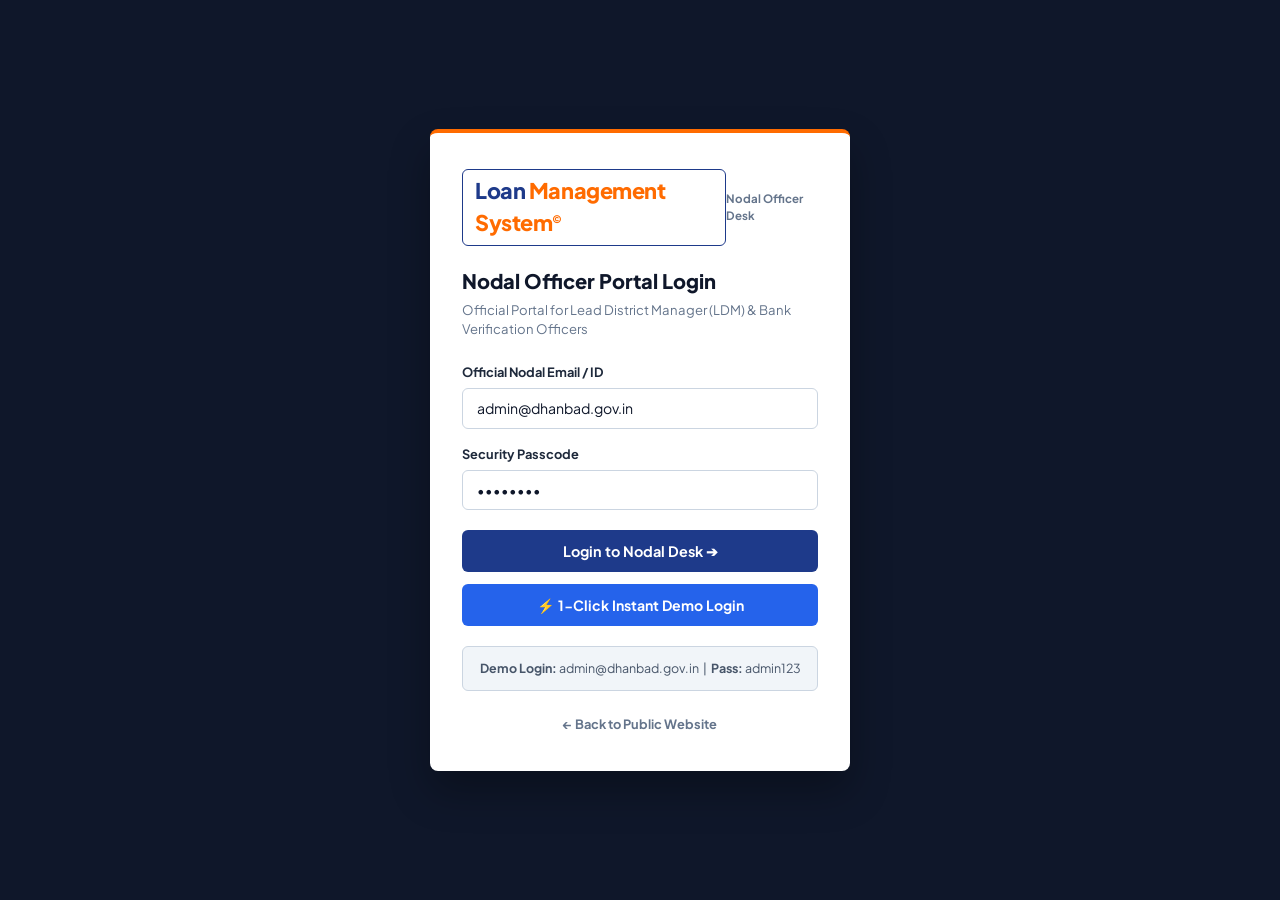
<file: admin.html>
<!DOCTYPE html>
<html lang="en">
<head>
  <meta charset="UTF-8">
  <meta name="viewport" content="width=device-width, initial-scale=1.0">
  <title>Loan Management System | Admin Portal</title>
  <meta name="description" content="Lead District Manager (LDM) Executive Command Desk.">
  <link rel="preconnect" href="https://fonts.googleapis.com">
  <link rel="preconnect" href="https://fonts.gstatic.com" crossorigin>
  <link href="https://fonts.googleapis.com/css2?family=Plus+Jakarta+Sans:wght@400;500;600;700;800&display=swap" rel="stylesheet">
  <link rel="stylesheet" href="css/style.css">
  <style>
    /* ==========================================================================
       SIDEBAR LAYOUT WITH CLEAN FORMAL GOVERNMENT COLORING & TYPOGRAPHY
       ========================================================================== */
    html, body.admin-sidebar-layout {
      height: 100%;
      overflow: hidden;
      background-color: #f8fafc;
      color: #0f172a;
      font-family: 'Plus Jakarta Sans', -apple-system, sans-serif;
      margin: 0;
      padding: 0;
      -webkit-font-smoothing: antialiased;
    }

    /* Layout Wrapper */
    .admin-wrapper {
      display: flex;
      height: 100vh;
      width: 100%;
      overflow: hidden;
    }

    /* Left Sidebar */
    .admin-sidebar {
      width: 270px;
      background: #0f172a;
      color: #ffffff;
      display: flex;
      flex-direction: column;
      justify-content: space-between;
      padding: 1.5rem 1.25rem;
      flex-shrink: 0;
      box-shadow: 4px 0 20px rgba(15, 23, 42, 0.1);
      height: 100vh;
      overflow-y: auto;
      box-sizing: border-box;
      z-index: 100;
    }

    .sidebar-brand-box {
      display: flex;
      align-items: center;
      gap: 0.75rem;
      padding-bottom: 1.25rem;
      border-bottom: 1px solid #1e293b;
      margin-bottom: 1.5rem;
    }

    .sidebar-brand-emblem {
      width: 40px;
      height: 40px;
      background: #1e3a8a;
      color: #ffffff;
      border-radius: 8px;
      display: flex;
      align-items: center;
      justify-content: center;
      font-weight: 900;
      font-size: 1.2rem;
    }

    .sidebar-menu-label {
      font-size: 0.68rem;
      font-weight: 800;
      color: #64748b;
      text-transform: uppercase;
      letter-spacing: 0.8px;
      margin: 1.25rem 0 0.5rem 0.5rem;
    }

    .sidebar-menu-list {
      list-style: none;
      padding: 0;
      margin: 0;
      display: flex;
      flex-direction: column;
      gap: 0.35rem;
    }

    .sidebar-menu-item {
      display: flex;
      align-items: center;
      gap: 0.75rem;
      padding: 0.75rem 0.9rem;
      border-radius: 8px;
      color: #94a3b8;
      font-size: 0.85rem;
      font-weight: 700;
      text-decoration: none;
      cursor: pointer;
      transition: all 0.15s ease;
    }

    .sidebar-menu-item:hover {
      background: #1e293b;
      color: #38bdf8;
    }

    .sidebar-menu-item.active {
      background: #1e3a8a;
      color: #ffffff;
    }

    .sidebar-footer-officer {
      background: #1e293b;
      border: 1px solid #334155;
      border-radius: 10px;
      padding: 0.85rem;
      display: flex;
      align-items: center;
      gap: 0.75rem;
    }

    /* Main Area Header & Container */
    .admin-main {
      flex: 1;
      display: flex;
      flex-direction: column;
      height: 100vh;
      overflow-y: auto;
      min-width: 0;
    }

    .admin-topbar {
      background: #ffffff;
      border-bottom: 1px solid #cbd5e1;
      padding: 1rem 2rem;
      display: flex;
      justify-content: space-between;
      align-items: center;
      position: sticky;
      top: 0;
      z-index: 90;
      box-shadow: 0 1px 3px rgba(0,0,0,0.03);
    }

    .admin-content {
      padding: 2rem;
      flex: 1;
    }

    /* Clean KPI Cards */
    .kpi-grid {
      display: grid;
      grid-template-columns: repeat(4, 1fr);
      gap: 1.25rem;
      margin-bottom: 2rem;
    }

    .kpi-card {
      background: #ffffff;
      border: 1px solid #cbd5e1;
      border-radius: 8px;
      padding: 1.25rem 1.5rem;
      box-shadow: 0 1px 3px rgba(0,0,0,0.04);
    }

    .kpi-value {
      font-size: 1.8rem;
      font-weight: 800;
      color: #1e3a8a;
      line-height: 1.1;
      margin-top: 4px;
    }

    .kpi-label {
      font-size: 0.75rem;
      font-weight: 700;
      color: #64748b;
      text-transform: uppercase;
      letter-spacing: 0.5px;
    }

    /* Clean Card Container */
    .gov-card {
      background: #ffffff;
      border: 1px solid #cbd5e1;
      border-radius: 8px;
      box-shadow: 0 1px 3px rgba(0,0,0,0.04);
      margin-bottom: 1.75rem;
      overflow: hidden;
    }

    .gov-card-header {
      padding: 1rem 1.5rem;
      background: #f8fafc;
      border-bottom: 1px solid #e2e8f0;
      display: flex;
      justify-content: space-between;
      align-items: center;
      flex-wrap: wrap;
      gap: 1rem;
    }

    /* Formal Table */
    .gov-table {
      width: 100%;
      border-collapse: collapse;
      font-size: 0.88rem;
      text-align: left;
    }

    .gov-table th {
      background: #f1f5f9;
      color: #1e3a8a;
      font-size: 0.78rem;
      font-weight: 800;
      text-transform: uppercase;
      padding: 0.85rem 1.25rem;
      border-bottom: 1px solid #cbd5e1;
    }

    .gov-table td {
      padding: 0.95rem 1.25rem;
      border-bottom: 1px solid #e2e8f0;
      color: #334155;
      vertical-align: middle;
    }

    .gov-table tr:hover {
      background: #f8fafc;
    }

    /* Formal Status Badges */
    .gov-status {
      display: inline-block;
      padding: 0.2rem 0.6rem;
      border-radius: 4px;
      font-size: 0.75rem;
      font-weight: 700;
      text-transform: uppercase;
    }

    .status-review { background: #eff6ff; color: #1d4ed8; border: 1px solid #bfdbfe; }
    .status-approved { background: #f0fdf4; color: #166534; border: 1px solid #bbf7d0; }
    .status-disbursed { background: #ecfdf5; color: #047857; border: 1px solid #a7f3d0; }
    .status-rejected { background: #fef2f2; color: #991b1b; border: 1px solid #fecaca; }

    /* Action Buttons */
    .btn-gov-sm {
      font-size: 0.78rem;
      font-weight: 700;
      padding: 0.4rem 0.75rem;
      border-radius: 4px;
      border: 1px solid #cbd5e1;
      background: #ffffff;
      color: #1e3a8a;
      cursor: pointer;
    }

    .btn-gov-sm:hover {
      background: #eff6ff;
      border-color: #93c5fd;
    }

    .btn-gov-primary-sm {
      background: #1e3a8a;
      color: #ffffff;
      border: 1px solid #1e3a8a;
    }

    .btn-gov-primary-sm:hover {
      background: #1e40af;
    }

    /* Auth Gate Screen */
    .gov-auth-overlay {
      position: fixed;
      top: 0;
      left: 0;
      width: 100vw;
      height: 100vh;
      background: #0f172a;
      display: flex;
      align-items: center;
      justify-content: center;
      z-index: 99999;
    }

    .gov-auth-box {
      background: #ffffff;
      border-radius: 8px;
      width: 420px;
      max-width: 90%;
      padding: 2.25rem 2rem;
      box-shadow: 0 20px 40px rgba(0,0,0,0.3);
      border-top: 4px solid #ff6b00;
    }

    /* ==========================================================================
       MOBILE RESPONSIVE OVERRIDES FOR ADMIN DASHBOARD
       ========================================================================== */
    .admin-mobile-toggle-btn {
      display: none;
      background: #1e3a8a;
      color: #ffffff;
      border: none;
      padding: 0.4rem 0.75rem;
      border-radius: 6px;
      font-size: 1.1rem;
      cursor: pointer;
      font-weight: bold;
    }

    @media (max-width: 1024px) {
      .kpi-grid {
        grid-template-columns: repeat(2, 1fr) !important;
        gap: 1rem !important;
      }
    }

    @media (max-width: 900px) {
      html, body.admin-sidebar-layout {
        height: auto !important;
        overflow: auto !important;
      }

      .admin-wrapper {
        flex-direction: column !important;
        height: auto !important;
        overflow: visible !important;
      }

      .admin-main {
        height: auto !important;
        overflow: visible !important;
      }
      
      .admin-sidebar {
        width: 100% !important;
        height: auto !important;
        position: relative !important;
        display: none; /* Toggled via mobile hamburger button */
      }

      .admin-sidebar.mobile-open {
        display: flex !important;
      }

      .admin-mobile-toggle-btn {
        display: inline-flex !important;
        align-items: center;
        gap: 0.35rem;
      }

      .admin-topbar {
        padding: 0.85rem 1.25rem !important;
        flex-wrap: wrap !important;
        gap: 0.75rem !important;
      }

      .admin-content {
        padding: 1.25rem 1rem !important;
      }

      .overview-two-col {
        grid-template-columns: 1fr !important;
        gap: 1.25rem !important;
      }
    }

    @media (max-width: 600px) {
      .kpi-grid {
        grid-template-columns: 1fr !important;
      }

      .admin-topbar {
        flex-direction: column !important;
        align-items: flex-start !important;
      }

      .admin-topbar-actions {
        width: 100% !important;
        justify-content: space-between !important;
      }

      .gov-card-header {
        flex-direction: column !important;
        align-items: flex-start !important;
      }

      .gov-card-header > div {
        width: 100% !important;
      }

      .form-input, .form-select {
        max-width: 100% !important;
        width: 100% !important;
      }
    }
  </style>
</head>
<body class="admin-sidebar-layout">

  <!-- ==========================================================================
       1. AUTHENTICATION GATEWAY OVERLAY
       ========================================================================== -->
  <div id="admin-auth-gate" class="gov-auth-overlay">
    <div class="gov-auth-box">
      
      <div style="display:flex; align-items:center; justify-content:space-between; margin-bottom:1.25rem;">
        <a href="index.html" class="js-logo-box" style="text-decoration:none;">
          <div class="js-logo-text">Loan<span> Management System</span><span class="js-logo-copy">©</span></div>
        </a>
        <span style="font-size:0.72rem; color:#64748b; font-weight:700;">Nodal Officer Desk</span>
      </div>

      <h2 style="font-size:1.25rem; font-weight:800; color:#0f172a; margin:0 0 0.25rem 0;">
        Nodal Officer Portal Login
      </h2>
      <p style="font-size:0.82rem; color:#64748b; margin:0 0 1.5rem 0;">
        Official Portal for Lead District Manager (LDM) & Bank Verification Officers
      </p>

      <form onsubmit="handleAdminLoginSubmit(event)">
        <div class="form-group" style="margin-bottom:1rem;">
          <label class="form-label" style="font-size:0.8rem;">Official Nodal Email / ID</label>
          <input type="email" id="admin-gate-email" class="form-input" value="admin@dhanbad.gov.in" required style="font-size:0.88rem; padding:0.65rem 0.85rem;">
        </div>

        <div class="form-group" style="margin-bottom:1.25rem;">
          <label class="form-label" style="font-size:0.8rem;">Security Passcode</label>
          <input type="password" id="admin-gate-password" class="form-input" value="admin123" required style="font-size:0.88rem; padding:0.65rem 0.85rem;">
        </div>

        <button type="submit" class="btn-gov-primary" style="width:100%; justify-content:center; padding:0.75rem; font-size:0.9rem; font-weight:700; margin-bottom:0.75rem;">
          Login to Nodal Desk ➔
        </button>
      </form>

      <!-- 1-CLICK INSTANT DEMO LOGIN BUTTON -->
      <button onclick="executeQuickDemoLogin()" style="width:100%; background:#2563eb; color:#ffffff; border:none; padding:0.75rem; border-radius:6px; font-weight:700; font-size:0.88rem; cursor:pointer; display:flex; align-items:center; justify-content:center; gap:0.5rem;">
        ⚡ 1-Click Instant Demo Login
      </button>

      <div style="background:#f1f5f9; border:1px solid #cbd5e1; border-radius:6px; padding:0.75rem; margin-top:1.25rem; text-align:center; font-size:0.78rem; color:#475569;">
        <strong>Demo Login:</strong> admin@dhanbad.gov.in &nbsp;|&nbsp; <strong>Pass:</strong> admin123
      </div>

      <div style="text-align:center; margin-top:1.25rem;">
        <a href="index.html" style="color:#64748b; font-size:0.8rem; text-decoration:none; font-weight:700;">← Back to Public Website</a>
      </div>

    </div>
  </div>


  <!-- ==========================================================================
       2. SIDEBAR LAYOUT ADMIN DASHBOARD
       ========================================================================== -->
  <div class="admin-wrapper" id="admin-dashboard-root" style="display:none;">
    
    <!-- LEFT SIDEBAR -->
    <aside class="admin-sidebar">
      <div>
        <div class="sidebar-brand-box" style="padding-bottom:1rem;">
          <a href="index.html" class="js-logo-box" style="text-decoration:none;">
            <div class="js-logo-text">Loan<span> Management System</span><span class="js-logo-copy">©</span></div>
          </a>
        </div>

        <div class="sidebar-menu-label">MAIN NAVIGATION</div>
        <ul class="sidebar-menu-list">
          <li class="sidebar-menu-item active" id="menu-overview" onclick="switchAdminSection('overview')">
            <span>📊</span> Overview & Analytics
          </li>
          <li class="sidebar-menu-item" id="menu-apps" onclick="switchAdminSection('apps')">
            <span>📋</span> Credit Applications (1,482)
          </li>
          <li class="sidebar-menu-item" id="menu-grv" onclick="switchAdminSection('grv')">
            <span>🎫</span> Grievances Desk (18)
          </li>
        </ul>

        <div class="sidebar-menu-label" style="margin-top:1.75rem;">PUBLIC RESOURCES</div>
        <ul class="sidebar-menu-list">
          <li class="sidebar-menu-item" onclick="window.location.href='schemes.html'">
            <span>📜</span> Schemes Catalog
          </li>
          <li class="sidebar-menu-item" onclick="window.location.href='index.html'">
            <span>🌐</span> Public Homepage
          </li>
        </ul>
      </div>

      <!-- SIDEBAR OFFICER FOOTER -->
      <div class="sidebar-footer-officer">
        <div style="font-size:1.6rem;">👨‍💼</div>
        <div style="flex:1; overflow:hidden;">
          <div style="font-weight:800; font-size:0.85rem; color:#ffffff; white-space:nowrap; text-overflow:ellipsis; overflow:hidden;">Shri R.P. Verma</div>
          <div style="font-size:0.7rem; color:#38bdf8; font-weight:700;">Lead District Manager</div>
        </div>
        <button onclick="handleAdminLogout()" style="background:none; border:none; color:#f87171; font-size:1.2rem; cursor:pointer;" title="Logout">🚪</button>
      </div>
    </aside>

    <!-- EXECUTIVE MAIN CONTAINER -->
    <main class="admin-main">
      
      <!-- TOP COMMAND BAR -->
      <header class="admin-topbar">
        <div style="display:flex; align-items:center; gap:0.85rem; flex-wrap:wrap;">
          <button class="admin-mobile-toggle-btn" onclick="toggleAdminSidebar()" title="Toggle Navigation Menu">☰</button>
          <a href="index.html" class="js-logo-box" style="text-decoration:none;">
            <div class="js-logo-text">Loan<span> Management System</span><span class="js-logo-copy">©</span></div>
          </a>
          <div>
            <div style="font-size:0.75rem; font-weight:800; color:#1e3a8a; text-transform:uppercase; letter-spacing:0.5px;">District Credit Monitoring Cell</div>
            <h1 style="font-size:1.35rem; font-weight:800; color:#0f172a; margin:2px 0 0 0; letter-spacing:-0.3px;">
              Dhanbad Nodal Officer Dashboard
            </h1>
          </div>
        </div>

        <div class="admin-topbar-actions" style="display:flex; align-items:center; gap:1rem;">
          <div style="background:#f0fdf4; border:1px solid #bbf7d0; padding:5px 12px; border-radius:4px; font-size:0.78rem; font-weight:700; color:#166534; display:flex; align-items:center; gap:0.4rem;">
            <span style="width:8px; height:8px; background:#10b981; border-radius:50%;"></span>
            Nodal Server Active
          </div>

          <button class="btn-gov-sm btn-gov-primary-sm" onclick="exportApplicationsCSV()">
            📥 Export Report (CSV)
          </button>
        </div>
      </header>

      <!-- CONTENT AREA -->
      <div class="admin-content">
        
        <!-- KPI METRICS GRID -->
        <div class="kpi-grid">
          
          <div class="kpi-card" style="border-top:3px solid #1e3a8a;">
            <div class="kpi-label">TOTAL APPLICATIONS</div>
            <div class="kpi-value">1,482</div>
            <div style="font-size:0.72rem; color:#059669; font-weight:700; margin-top:4px;">↑ 14.2% Growth in FY 2026</div>
          </div>

          <div class="kpi-card" style="border-top:3px solid #059669;">
            <div class="kpi-label">SANCTIONED CREDIT</div>
            <div class="kpi-value" style="color:#059669;">₹ 24.80 Cr</div>
            <div style="font-size:0.72rem; color:#059669; font-weight:700; margin-top:4px;">In-Principle Approved</div>
          </div>

          <div class="kpi-card" style="border-top:3px solid #d97706;">
            <div class="kpi-label">PENDING REVIEW</div>
            <div class="kpi-value" style="color:#d97706;">142</div>
            <div style="font-size:0.72rem; color:#d97706; font-weight:700; margin-top:4px;">Requires Nodal Action</div>
          </div>

          <div class="kpi-card" style="border-top:3px solid #7c3aed;">
            <div class="kpi-label">DISBURSED AMOUNT</div>
            <div class="kpi-value" style="color:#7c3aed;">₹ 18.40 Cr</div>
            <div style="font-size:0.72rem; color:#7c3aed; font-weight:700; margin-top:4px;">Direct Bank Account Credit</div>
          </div>

        </div>


        <!-- ==================================================================
             SECTION 1: OVERVIEW & ANALYTICS
             ================================================================== -->
        <div id="section-overview">
          
          <div class="overview-two-col" style="display:grid; grid-template-columns: 1.5fr 1fr; gap:1.5rem; margin-bottom:1.75rem;">
            
            <!-- SCHEME ALLOCATION CARD -->
            <div class="gov-card" style="margin:0;">
              <div class="gov-card-header">
                <div>
                  <h3 style="font-size:1.05rem; font-weight:800; color:#1e3a8a; margin:0;">Scheme-wise Credit Target vs Progress</h3>
                  <div style="font-size:0.75rem; color:#64748b;">District Administration Dhanbad Targets</div>
                </div>
                <span style="font-size:0.75rem; font-weight:700; color:#1e3a8a; background:#eff6ff; padding:3px 8px; border-radius:4px; border:1px solid #bfdbfe;">FY 2026-27</span>
              </div>

              <div style="padding:1.25rem; display:flex; flex-direction:column; gap:1.1rem;">
                <div>
                  <div style="display:flex; justify-content:space-between; font-size:0.85rem; margin-bottom:0.35rem;">
                    <span>🍲 <strong>PMFME</strong> (Food Processing Subsidy)</span>
                    <strong style="color:#1e3a8a;">₹ 8.68 Cr (518 Apps)</strong>
                  </div>
                  <div style="background:#e2e8f0; height:8px; border-radius:4px; overflow:hidden;">
                    <div style="width:35%; height:100%; background:#1e3a8a;"></div>
                  </div>
                </div>

                <div>
                  <div style="display:flex; justify-content:space-between; font-size:0.85rem; margin-bottom:0.35rem;">
                    <span>🏭 <strong>PMEGP</strong> (Prime Minister Employment)</span>
                    <strong style="color:#059669;">₹ 6.94 Cr (412 Apps)</strong>
                  </div>
                  <div style="background:#e2e8f0; height:8px; border-radius:4px; overflow:hidden;">
                    <div style="width:28%; height:100%; background:#059669;"></div>
                  </div>
                </div>

                <div>
                  <div style="display:flex; justify-content:space-between; font-size:0.85rem; margin-bottom:0.35rem;">
                    <span>💼 <strong>MUDRA</strong> (PMMY Collateral-Free)</span>
                    <strong style="color:#d97706;">₹ 6.20 Cr (370 Apps)</strong>
                  </div>
                  <div style="background:#e2e8f0; height:8px; border-radius:4px; overflow:hidden;">
                    <div style="width:25%; height:100%; background:#d97706;"></div>
                  </div>
                </div>

                <div>
                  <div style="display:flex; justify-content:space-between; font-size:0.85rem; margin-bottom:0.35rem;">
                    <span>🏛 <strong>CMEGP</strong> (Chief Minister Self-Employment)</span>
                    <strong style="color:#7c3aed;">₹ 2.98 Cr (182 Apps)</strong>
                  </div>
                  <div style="background:#e2e8f0; height:8px; border-radius:4px; overflow:hidden;">
                    <div style="width:12%; height:100%; background:#7c3aed;"></div>
                  </div>
                </div>
              </div>
            </div>

            <!-- AI RISK DISTRIBUTION CARD -->
            <div class="gov-card" style="margin:0;">
              <div class="gov-card-header">
                <h3 style="font-size:1.05rem; font-weight:800; color:#1e3a8a; margin:0;">AI Risk Audit Distribution</h3>
              </div>

              <div style="padding:1.25rem; display:flex; flex-direction:column; gap:0.85rem;">
                <div style="background:#f0fdf4; border:1px solid #bbf7d0; padding:0.85rem; border-radius:6px; display:flex; justify-content:space-between; align-items:center;">
                  <div>
                    <div style="font-size:0.75rem; font-weight:800; color:#166534;">LOW RISK (75 - 100)</div>
                    <div style="font-size:1.1rem; font-weight:800; color:#15803d;">1,008 Applicants (68%)</div>
                  </div>
                  <span class="gov-status status-approved">Fast-Track</span>
                </div>

                <div style="background:#fffbeb; border:1px solid #fef3c7; padding:0.85rem; border-radius:6px; display:flex; justify-content:space-between; align-items:center;">
                  <div>
                    <div style="font-size:0.75rem; font-weight:800; color:#92400e;">MODERATE RISK (50 - 74)</div>
                    <div style="font-size:1.1rem; font-weight:800; color:#b45309;">356 Applicants (24%)</div>
                  </div>
                  <span class="gov-status" style="background:#fffbeb; color:#b45309; border:1px solid #fef3c7;">Manual Audit</span>
                </div>

                <div style="background:#fef2f2; border:1px solid #fecaca; padding:0.85rem; border-radius:6px; display:flex; justify-content:space-between; align-items:center;">
                  <div>
                    <div style="font-size:0.75rem; font-weight:800; color:#991b1b;">HIGH RISK (< 50)</div>
                    <div style="font-size:1.1rem; font-weight:800; color:#b91c1c;">118 Applicants (8%)</div>
                  </div>
                  <span class="gov-status status-rejected">Flagged</span>
                </div>
              </div>
            </div>

          </div>

        </div>


        <!-- ==================================================================
             SECTION 2: APPLICATIONS COMMAND DESK TABLE
             ================================================================== -->
        <div id="section-apps">
          
          <div class="gov-card">
            
            <div class="gov-card-header">
              <div style="display:flex; align-items:center; gap:0.75rem; flex:1; flex-wrap:wrap;">
                <input type="text" id="admin-search-input" class="form-input" placeholder="🔍 Search Applicant, Ref ID, Mobile..." style="max-width:300px; font-size:0.85rem; padding:0.5rem 0.75rem;" onkeyup="filterAdminApplications()">
                
                <select id="admin-filter-scheme" class="form-select" style="max-width:180px; font-size:0.82rem; padding:0.5rem;" onchange="filterAdminApplications()">
                  <option value="ALL">All 4 Schemes</option>
                  <option value="PMFME">PMFME (Food)</option>
                  <option value="PMEGP">PMEGP (Subsidy)</option>
                  <option value="MUDRA">MUDRA (PMMY)</option>
                  <option value="CMEGP">CMEGP (State)</option>
                </select>

                <select id="admin-filter-status" class="form-select" style="max-width:170px; font-size:0.82rem; padding:0.5rem;" onchange="filterAdminApplications()">
                  <option value="ALL">All Statuses</option>
                  <option value="Under Review">Under Review</option>
                  <option value="Approved">Approved</option>
                  <option value="Disbursed">Disbursed</option>
                  <option value="Rejected">Rejected</option>
                </select>
              </div>

              <div style="font-size:0.82rem; color:#64748b; font-weight:700;" id="admin-results-count">
                Showing 6 Applications
              </div>
            </div>

            <div style="overflow-x:auto;">
              <table class="gov-table">
                <thead>
                  <tr>
                    <th>Ref ID</th>
                    <th>Applicant Details</th>
                    <th>Enterprise & District</th>
                    <th>Scheme</th>
                    <th>Loan Amount</th>
                    <th>AI Risk Score</th>
                    <th>Status</th>
                    <th style="text-align:right;">Nodal Action</th>
                  </tr>
                </thead>
                <tbody id="admin-apps-tbody">
                  <!-- Dynamic Content via JS -->
                </tbody>
              </table>
            </div>

          </div>

        </div>


        <!-- ==================================================================
             SECTION 3: GRIEVANCES DESK
             ================================================================== -->
        <div id="section-grv" style="display:none;">
          <div class="gov-card">
            <div class="gov-card-header">
              <h3 style="font-size:1.05rem; font-weight:800; color:#1e3a8a; margin:0;">District Grievances Monitoring Desk</h3>
              <span style="font-size:0.78rem; color:#64748b; font-weight:700;">Lead District Manager Desk • Dhanbad</span>
            </div>

            <div style="overflow-x:auto;">
              <table class="gov-table">
                <thead>
                  <tr>
                    <th>Ticket ID</th>
                    <th>Complainant Name</th>
                    <th>Grievance Category</th>
                    <th>Related Scheme</th>
                    <th>Submission Date</th>
                    <th>Status</th>
                    <th style="text-align:right;">Action</th>
                  </tr>
                </thead>
                <tbody>
                  <tr>
                    <td><strong style="color:#1e3a8a;">GRV-DHN-88421</strong></td>
                    <td>
                      <div style="font-weight:700; color:#0f172a;">Vikram Kumar</div>
                      <div style="font-size:0.75rem; color:#64748b;">📞 9835123490</div>
                    </td>
                    <td>Loan Disbursement Delay</td>
                    <td>MUDRA (JLS-MUDRA-2026-08421)</td>
                    <td>18 Aug 2026</td>
                    <td><span class="gov-status status-review">● Under Investigation</span></td>
                    <td style="text-align:right;">
                      <button class="btn-gov-sm btn-gov-primary-sm" onclick="resolveGrievance('GRV-DHN-88421')">Resolve Ticket</button>
                    </td>
                  </tr>
                  <tr>
                    <td><strong style="color:#1e3a8a;">GRV-DHN-88422</strong></td>
                    <td>
                      <div style="font-weight:700; color:#0f172a;">Sunita Devi</div>
                      <div style="font-size:0.75rem; color:#64748b;">📞 9431109823</div>
                    </td>
                    <td>Subsidy Claim Clarification</td>
                    <td>PMFME (DC-PMFME-2026-09142)</td>
                    <td>17 Aug 2026</td>
                    <td><span class="gov-status status-approved">✓ Resolved</span></td>
                    <td style="text-align:right;">
                      <span style="font-size:0.75rem; color:#059669; font-weight:700;">Closed</span>
                    </td>
                  </tr>
                </tbody>
              </table>
            </div>
          </div>
        </div>

      </div>

    </main>

  </div>


  <!-- APPLICANT DOSSIER MODAL -->
  <div id="dossier-modal" class="auth-modal-backdrop" style="display:none;" onclick="closeDossierModal(event)">
    <div class="auth-modal-card" style="max-width:820px; width:92%; background:#ffffff; color:#0f172a; border-radius:8px;" onclick="event.stopPropagation()">
      
      <div style="display:flex; justify-content:space-between; align-items:flex-start; border-bottom:1.5px solid #e2e8f0; padding-bottom:0.85rem; margin-bottom:1.25rem;">
        <div>
          <span class="gov-badge gov-badge-blue" id="dos-scheme-badge">PMFME</span>
          <h2 style="font-size:1.35rem; font-weight:800; color:#1e3a8a; margin-top:0.25rem;" id="dos-app-id">
            Application Dossier: JLS-MUDRA-2026-08421
          </h2>
          <div style="font-size:0.78rem; color:#64748b;" id="dos-sub-date">Submitted on 19 Aug 2026</div>
        </div>
        <button onclick="closeDossierModalDirect()" style="background:none; border:none; font-size:1.35rem; cursor:pointer; color:#64748b;">✕</button>
      </div>

      <div style="max-height:68vh; overflow-y:auto; padding-right:0.5rem;">
        
        <div style="display:grid; grid-template-columns: 1fr 1fr; gap:1.25rem; margin-bottom:1.25rem;">
          
          <div style="background:#f8fafc; border:1px solid #cbd5e1; padding:1.1rem; border-radius:6px;">
            <div style="font-size:0.75rem; font-weight:800; color:#1e3a8a; text-transform:uppercase; margin-bottom:0.65rem;">👤 APPLICANT KYC DETAILS</div>
            <div style="display:flex; flex-direction:column; gap:0.35rem; font-size:0.85rem;">
              <div><strong>Name:</strong> <span id="dos-name">Rahul Kumar</span></div>
              <div><strong>Father/Spouse:</strong> Ramesh Kumar</div>
              <div><strong>Mobile:</strong> <span id="dos-mobile">9876543210</span></div>
              <div><strong>Email:</strong> rahul.kumar@shreegeneral.in</div>
              <div><strong>Address:</strong> Plot 42, Main Road, Dhanbad, JH</div>
              <div><strong>Aadhaar:</strong> XXXX-XXXX-0984 <span style="color:#059669; font-weight:800;">(✓ Verified)</span></div>
              <div><strong>PAN:</strong> ABCPK9876F <span style="color:#059669; font-weight:800;">(✓ Verified)</span></div>
            </div>
          </div>

          <div style="background:#f8fafc; border:1px solid #cbd5e1; padding:1.1rem; border-radius:6px;">
            <div style="font-size:0.75rem; font-weight:800; color:#1e3a8a; text-transform:uppercase; margin-bottom:0.65rem;">🏬 ENTERPRISE & FINANCIALS</div>
            <div style="display:flex; flex-direction:column; gap:0.35rem; font-size:0.85rem;">
              <div><strong>Enterprise Name:</strong> <span id="dos-bizname">Shree General Store</span></div>
              <div><strong>Activity Type:</strong> Retail / Trading Unit</div>
              <div><strong>Vintage:</strong> 3 Years Operating</div>
              <div><strong>Annual Turnover:</strong> ₹ 12,00,000</div>
              <div><strong>Requested Loan:</strong> <strong style="color:#1e3a8a; font-size:1rem;" id="dos-loan-amount">₹ 5,00,000</strong></div>
              <div><strong>Tenure / EMI:</strong> 36 Months (₹ 16,209/mo)</div>
              <div><strong>Udyam Reg:</strong> UDYAM-JH-04-001294 <span style="color:#059669; font-weight:800;">(✓ Active)</span></div>
            </div>
          </div>

        </div>

        <div style="background:#eff6ff; border:1px solid #bfdbfe; border-radius:6px; padding:1.1rem; margin-bottom:1.25rem;">
          <div style="display:flex; justify-content:space-between; align-items:center; margin-bottom:0.65rem;">
            <div style="font-weight:800; color:#1e3a8a; font-size:0.9rem;">🛡️ AI Credit Risk & Compliance Audit</div>
            <div style="background:#059669; color:#fff; font-weight:800; padding:3px 10px; border-radius:4px; font-size:0.78rem;" id="dos-risk-badge">
              LOW RISK (84/100)
            </div>
          </div>

          <div style="display:grid; grid-template-columns: repeat(3, 1fr); gap:0.75rem; font-size:0.78rem;">
            <div style="background:#fff; padding:0.6rem; border-radius:4px; border:1px solid #cbd5e1;">
              <span style="color:#64748b;">Bank Velocity:</span>
              <div style="font-weight:800; color:#059669; margin-top:2px;">Strong Inflow</div>
            </div>
            <div style="background:#fff; padding:0.6rem; border-radius:4px; border:1px solid #cbd5e1;">
              <span style="color:#64748b;">GST Integrity:</span>
              <div style="font-weight:800; color:#059669; margin-top:2px;">Compliant</div>
            </div>
            <div style="background:#fff; padding:0.6rem; border-radius:4px; border:1px solid #cbd5e1;">
              <span style="color:#64748b;">CIBIL Equivalent:</span>
              <div style="font-weight:800; color:#1e3a8a; margin-top:2px;">785 Score</div>
            </div>
          </div>
        </div>

      </div>

      <div style="border-top:1.5px solid #e2e8f0; padding-top:0.85rem; margin-top:0.85rem; display:flex; justify-content:flex-end; gap:0.75rem;" id="dos-action-row">
        <button class="btn-gov-sm" style="color:#b91c1c; border-color:#fecaca; background:#fef2f2;" onclick="rejectDossierApp()">
          ❌ Reject Application
        </button>
        <button class="btn-gov-sm btn-gov-primary-sm" onclick="approveDossierApp()">
          ✅ Approve & Issue In-Principle Sanction
        </button>
      </div>

    </div>
  </div>

  <div id="toast-container" class="toast-container"></div>

  <script src="js/app.js"></script>
  <script>
    let adminApplications = [
      { id: "JLS-MUDRA-2026-08421", applicant: "Rahul Kumar", mobile: "9876543210", business: "Shree General Store", district: "Dhanbad", scheme: "MUDRA", amount: "₹ 5,00,000", riskScore: "84 (Low Risk)", status: "Under Review", date: "19 Aug 2026" },
      { id: "DC-PMFME-2026-09142", applicant: "Sunita Devi", mobile: "9431109823", business: "Annapurna Food Products", district: "Dhanbad", scheme: "PMFME", amount: "₹ 7,50,000", riskScore: "91 (Low Risk)", status: "Approved", date: "19 Aug 2026" },
      { id: "DC-PMEGP-2026-04281", applicant: "Ramesh Singh", mobile: "9835123490", business: "Singh Engineering Works", district: "Dhanbad", scheme: "PMEGP", amount: "₹ 25,00,000", riskScore: "76 (Moderate)", status: "Disbursed", date: "18 Aug 2026" },
      { id: "DC-CMEGP-2026-03112", applicant: "Anita Mahato", mobile: "9123456789", business: "Mahato Garments & Tailoring", district: "Dhanbad", scheme: "CMEGP", amount: "₹ 12,00,000", riskScore: "88 (Low Risk)", status: "Approved", date: "18 Aug 2026" },
      { id: "JLS-MUDRA-2026-01294", applicant: "Vikram Sharma", mobile: "9771234567", business: "Sharma Mobile & Electronics", district: "Dhanbad", scheme: "MUDRA", amount: "₹ 8,00,000", riskScore: "42 (High Risk)", status: "Rejected", date: "17 Aug 2026" },
      { id: "DC-PMFME-2026-05621", applicant: "Pooja Verma", mobile: "9470123890", business: "Verma Bakery & Snacks", district: "Dhanbad", scheme: "PMFME", amount: "₹ 10,00,000", riskScore: "82 (Low Risk)", status: "Under Review", date: "17 Aug 2026" }
    ];

    let currentSelectedAppId = null;

    document.addEventListener("DOMContentLoaded", () => {
      if (sessionStorage.getItem('dc_admin_logged_in') === 'true') {
        unlockAdminDashboard();
      } else {
        document.getElementById('admin-auth-gate').style.display = 'flex';
        document.getElementById('admin-dashboard-root').style.display = 'none';
      }
    });

    function executeQuickDemoLogin() {
      sessionStorage.setItem('dc_admin_logged_in', 'true');
      showToast("⚡ Demo Login Successful!");
      unlockAdminDashboard();
    }

    function handleAdminLoginSubmit(e) {
      e.preventDefault();
      const email = document.getElementById('admin-gate-email').value;
      const pass = document.getElementById('admin-gate-password').value;

      if (email && pass) {
        sessionStorage.setItem('dc_admin_logged_in', 'true');
        showToast("🔓 Access Granted!");
        unlockAdminDashboard();
      }
    }

    function unlockAdminDashboard() {
      document.getElementById('admin-auth-gate').style.display = 'none';
      document.getElementById('admin-dashboard-root').style.display = 'flex';
      renderAdminTable(adminApplications);
    }

    function handleAdminLogout() {
      sessionStorage.removeItem('dc_admin_logged_in');
      showToast("🔒 Logged out.");
      document.getElementById('admin-auth-gate').style.display = 'flex';
      document.getElementById('admin-dashboard-root').style.display = 'none';
    }

    function switchAdminSection(sec) {
      document.querySelectorAll('.sidebar-menu-item').forEach(m => m.classList.remove('active'));
      const activeMenu = document.getElementById(`menu-${sec}`);
      if (activeMenu) activeMenu.classList.add('active');

      document.getElementById('section-overview').style.display = sec === 'overview' ? 'block' : 'none';
      document.getElementById('section-apps').style.display = sec === 'apps' ? 'block' : 'none';
      document.getElementById('section-grv').style.display = sec === 'grv' ? 'block' : 'none';
    }

    function renderAdminTable(data) {
      const tbody = document.getElementById('admin-apps-tbody');
      if (!tbody) return;

      tbody.innerHTML = data.map(app => {
        let statusClass = 'status-review';
        let statusIcon = '●';
        if (app.status === 'Approved') { statusClass = 'status-approved'; statusIcon = '✓'; }
        else if (app.status === 'Disbursed') { statusClass = 'status-disbursed'; statusIcon = '💰'; }
        else if (app.status === 'Rejected') { statusClass = 'status-rejected'; statusIcon = '✕'; }

        let riskColor = '#059669';
        if (app.riskScore.includes('Moderate')) riskColor = '#d97706';
        if (app.riskScore.includes('High')) riskColor = '#dc2626';

        return `
          <tr>
            <td>
              <strong style="color:#1e3a8a;">${app.id}</strong>
              <div style="font-size:0.72rem; color:#64748b;">${app.date}</div>
            </td>
            <td>
              <div style="font-weight:700; color:#0f172a;">${app.applicant}</div>
              <div style="font-size:0.75rem; color:#64748b;">📞 ${app.mobile}</div>
            </td>
            <td>
              <div style="font-weight:600; color:#334155;">${app.business}</div>
              <div style="font-size:0.72rem; color:#64748b;">📍 ${app.district}, JH</div>
            </td>
            <td><span class="gov-badge gov-badge-blue">${app.scheme}</span></td>
            <td><strong style="color:#0f172a; font-size:0.95rem;">${app.amount}</strong></td>
            <td><strong style="color:${riskColor}; font-size:0.82rem;">${app.riskScore}</strong></td>
            <td><span class="gov-status ${statusClass}">${statusIcon} ${app.status}</span></td>
            <td style="text-align:right;">
              <div style="display:flex; justify-content:flex-end; gap:0.4rem; flex-wrap:wrap;">
                <button class="btn-gov-sm" onclick="openDossierModal('${app.id}')">👁 Dossier</button>
                ${app.status === 'Under Review' ? `<button class="btn-gov-sm btn-gov-primary-sm" onclick="quickApproveApp('${app.id}')">✅ Approve</button>` : ''}
                ${app.status === 'Approved' ? `<button class="btn-gov-sm" style="background:#059669; color:#fff; border-color:#059669;" onclick="quickDisburseApp('${app.id}')">💰 Disburse</button>` : ''}
              </div>
            </td>
          </tr>
        `;
      }).join('');

      document.getElementById('admin-results-count').innerText = `Showing ${data.length} Applications`;
    }

    function filterAdminApplications() {
      const q = document.getElementById('admin-search-input').value.toLowerCase().trim();
      const scheme = document.getElementById('admin-filter-scheme').value;
      const status = document.getElementById('admin-filter-status').value;

      const filtered = adminApplications.filter(app => {
        const matchesQ = !q || app.id.toLowerCase().includes(q) || app.applicant.toLowerCase().includes(q) || app.business.toLowerCase().includes(q) || app.mobile.includes(q);
        const matchesScheme = scheme === 'ALL' || app.scheme === scheme;
        const matchesStatus = status === 'ALL' || app.status === status;
        return matchesQ && matchesScheme && matchesStatus;
      });

      renderAdminTable(filtered);
    }

    function openDossierModal(appId) {
      currentSelectedAppId = appId;
      const app = adminApplications.find(a => a.id === appId) || adminApplications[0];

      document.getElementById('dos-app-id').innerText = `Application Dossier: ${app.id}`;
      document.getElementById('dos-scheme-badge').innerText = app.scheme;
      document.getElementById('dos-name').innerText = app.applicant;
      document.getElementById('dos-mobile').innerText = app.mobile;
      document.getElementById('dos-bizname').innerText = app.business;
      document.getElementById('dos-loan-amount').innerText = app.amount;
      document.getElementById('dos-risk-badge').innerText = app.riskScore.toUpperCase();

      document.getElementById('dossier-modal').style.display = 'flex';
    }

    function closeDossierModalDirect() {
      document.getElementById('dossier-modal').style.display = 'none';
    }

    function closeDossierModal(e) {
      if (e.target.id === 'dossier-modal') closeDossierModalDirect();
    }

    async function quickApproveApp(appId) {
      const app = adminApplications.find(a => a.id === appId);
      if (app) {
        app.status = 'Approved';
        renderAdminTable(adminApplications);
        showToast(`✅ Application ${appId} Approved! In-Principle Sanction Issued.`);
        await apiCall(`/admin/applications/${appId}/approve`, 'POST');
      }
    }

    async function quickDisburseApp(appId) {
      const app = adminApplications.find(a => a.id === appId);
      if (app) {
        app.status = 'Disbursed';
        renderAdminTable(adminApplications);
        showToast(`💰 Loan Amount for ${appId} Disbursed via NEFT!`);
        await apiCall(`/admin/applications/${appId}/disburse`, 'POST');
      }
    }

    function approveDossierApp() {
      if (currentSelectedAppId) {
        quickApproveApp(currentSelectedAppId);
        closeDossierModalDirect();
      }
    }

    function rejectDossierApp() {
      if (currentSelectedAppId) {
        const app = adminApplications.find(a => a.id === currentSelectedAppId);
        if (app) {
          app.status = 'Rejected';
          renderAdminTable(adminApplications);
          showToast(`❌ Application ${currentSelectedAppId} Rejected.`);
          closeDossierModalDirect();
        }
      }
    }

    function resolveGrievance(ticketId) {
      showToast(`✓ Ticket ${ticketId} resolved & update sent to applicant.`);
    }

    function toggleAdminSidebar() {
      const sidebar = document.querySelector('.admin-sidebar');
      if (sidebar) {
        sidebar.classList.toggle('mobile-open');
      }
    }

    function exportApplicationsCSV() {
      let csv = "Application ID,Applicant Name,Mobile,Business,District,Scheme,Loan Amount,Risk Score,Status,Date\n";
      adminApplications.forEach(a => {
        csv += `"${a.id}","${a.applicant}","${a.mobile}","${a.business}","${a.district}","${a.scheme}","${a.amount}","${a.riskScore}","${a.status}","${a.date}"\n`;
      });
      const blob = new Blob([csv], { type: 'text/csv' });
      const url = window.URL.createObjectURL(blob);
      const a = document.createElement('a');
      a.href = url;
      a.download = `DC_Dhanbad_Official_Admin_Report_${new Date().toISOString().slice(0,10)}.csv`;
      a.click();
      showToast("📥 Exported Official Applications CSV Report!");
    }
  </script>
</body>
</html>
</file>
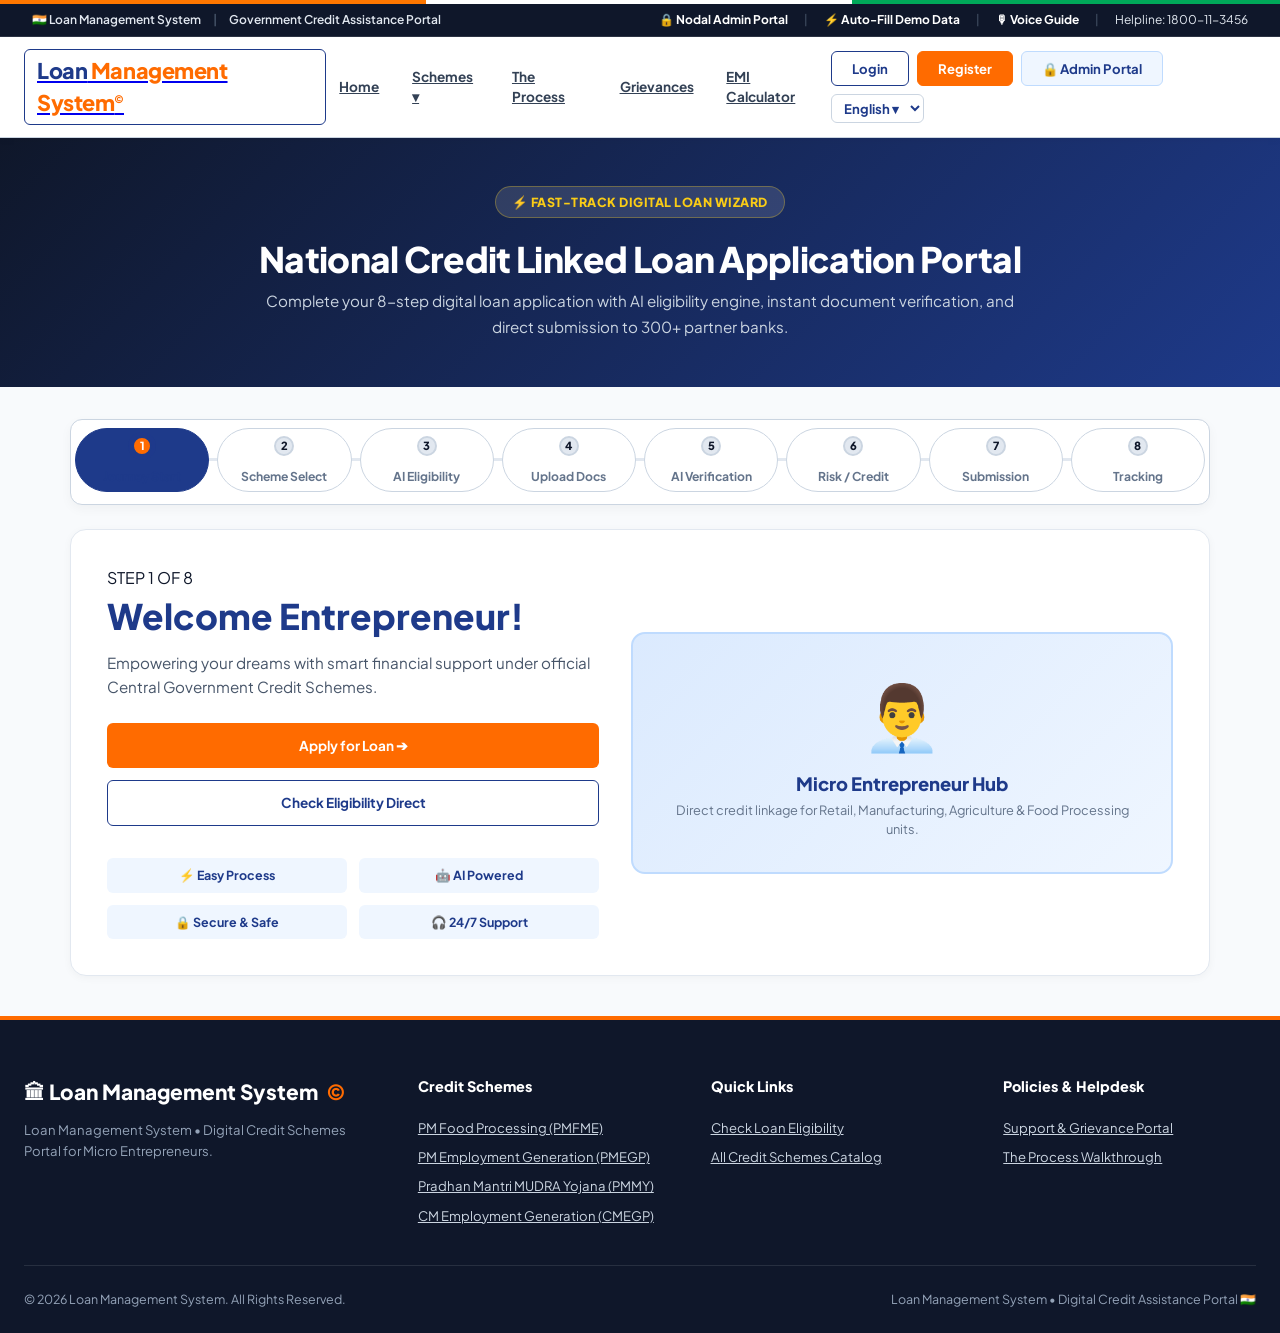
<file: apply.html>
<!DOCTYPE html>
<html lang="en">
<head>
  <meta charset="UTF-8">
  <meta name="viewport" content="width=device-width, initial-scale=1.0">
  <title>Loan Management System | Application Wizard</title>
  <meta name="description" content="End-to-End 8-Step AI-Powered Digital Loan Application and Sanction Wizard.">
  <link rel="preconnect" href="https://fonts.googleapis.com">
  <link rel="preconnect" href="https://fonts.gstatic.com" crossorigin>
  <link href="https://fonts.googleapis.com/css2?family=Plus+Jakarta+Sans:wght@400;500;600;700;800;900&display=swap" rel="stylesheet">
  <link rel="stylesheet" href="css/style.css">
</head>
<body>

  <!-- Official Tricolor Accent Line -->
  <div class="gov-tricolor-strip"></div>

  <!-- Top Government Header Strip -->
  <div class="top-gov-strip">
    <div class="top-gov-strip-left">
      <span>🇮🇳 Loan Management System</span>
      <span class="gov-strip-sep" style="color:#475569">|</span>
      <span>Government Credit Assistance Portal</span>
    </div>
    <div class="top-gov-strip-right">
      <span class="gov-strip-action" onclick="window.location.href='admin.html'">🔒 Nodal Admin Portal</span>
      <span class="gov-strip-sep" style="color:#475569">|</span>
      <span class="gov-strip-action" onclick="prefillRahulKumarData()">⚡ Auto-Fill Demo Data</span>
      <span class="gov-strip-sep" style="color:#475569">|</span>
      <span class="gov-strip-action" onclick="toggleVoiceModal()">🎙 Voice Guide</span>
      <span class="gov-strip-sep" style="color:#475569">|</span>
      <span>Helpline: 1800-11-3456</span>
    </div>
  </div>

  <!-- Main Header Navbar -->
  <header class="gov-navbar">
    <div class="gov-navbar-container">
      
      <!-- Logo Box -->
      <a href="index.html" class="js-logo-box">
        <div class="js-logo-text">Loan<span> Management System</span><span class="js-logo-copy">©</span></div>
      </a>

      <!-- Mobile Header Controls (Login + Hamburger) -->
      <div class="mobile-navbar-right-controls">
        <button class="btn-js-login mobile-nav-login-btn" onclick="openAuthModal('login')">🔑 Login</button>
        <button class="gov-hamburger-btn" id="mobileMenuBtn" onclick="toggleMobileMenu()" aria-label="Toggle Navigation">☰</button>
      </div>

      <!-- Navigation Links with Interactive Schemes Dropdown -->
      <ul class="gov-nav-menu">
        <li><a href="index.html" class="gov-nav-item">Home</a></li>
        
        <li class="nav-dropdown-wrapper">
          <a href="schemes.html" class="gov-nav-item">Schemes ▾</a>
          <div class="dropdown-menu-box">
            <a href="scheme-detail.html?id=PMFME" class="dropdown-item">
              <div class="dropdown-icon-badge">🍲</div>
              <div>
                <div class="dropdown-item-title">PM Formalisation of Micro Food Processing (PMFME)</div>
                <div class="dropdown-item-sub">35% Credit-Linked Capital Subsidy</div>
              </div>
            </a>
            <a href="scheme-detail.html?id=PMEGP" class="dropdown-item">
              <div class="dropdown-icon-badge">🏭</div>
              <div>
                <div class="dropdown-item-title">Prime Minister's Employment Generation (PMEGP)</div>
                <div class="dropdown-item-sub">Up to ₹50 Lakhs (15% to 35% Subsidy)</div>
              </div>
            </a>
            <a href="scheme-detail.html?id=MUDRA" class="dropdown-item">
              <div class="dropdown-icon-badge">💼</div>
              <div>
                <div class="dropdown-item-title">Pradhan Mantri MUDRA Yojana (PMMY)</div>
                <div class="dropdown-item-sub">Loans up to ₹10 Lakhs (100% Collateral Free)</div>
              </div>
            </a>
            <a href="scheme-detail.html?id=CMEGP" class="dropdown-item">
              <div class="dropdown-icon-badge">🏛</div>
              <div>
                <div class="dropdown-item-title">Chief Minister Employment Generation (CMEGP)</div>
                <div class="dropdown-item-sub">Soft Loan & Capital Subsidy up to 35%</div>
              </div>
            </a>
            <div style="border-top:1px solid #e2e8f0; margin:0.35rem 0;"></div>
            <a href="schemes.html" class="dropdown-item" style="background:#eff6ff;">
              <div class="dropdown-icon-badge" style="background:#2563eb; color:#fff;">📜</div>
              <div>
                <div class="dropdown-item-title" style="color:#2563eb;">View All 4 Government Schemes</div>
                <div class="dropdown-item-sub">Explore full catalog & criteria</div>
              </div>
            </a>
          </div>
        </li>

        <li><a href="process.html" class="gov-nav-item">The Process</a></li>
        <li><a href="grievances.html" class="gov-nav-item">Grievances</a></li>
        <li><a href="index.html#section-calculator" class="gov-nav-item">EMI Calculator</a></li>

        <li class="mobile-nav-actions-item">
          <div class="mobile-nav-actions-box">
            <button class="btn-js-login" onclick="openAuthModal('login')">🔑 Login</button>
            <button class="btn-js-register" onclick="openAuthModal('register')">📝 Register</button>
            <button class="btn-js-login" style="background:#eff6ff; color:#1e3a8a; border:1px solid #bfdbfe;" onclick="window.location.href='admin.html'">🔒 Admin Portal</button>
            <select onchange="changeLanguage(this.value)">
              <option value="en">🌐 English</option>
              <option value="hi">हिन्दी</option>
            </select>
          </div>
        </li>
      </ul>

      <!-- Right Action Buttons -->
      <div class="gov-nav-actions" id="nav-actions-box">
        <button class="btn-js-login" onclick="openAuthModal('login')">Login</button>
        <button class="btn-js-register" onclick="openAuthModal('register')">Register</button>
        <button class="btn-js-login" style="background:#eff6ff; color:#1e3a8a; border:1px solid #bfdbfe;" onclick="window.location.href='admin.html'">🔒 Admin Portal</button>
        <select id="lang-select" onchange="changeLanguage(this.value)" style="background:transparent; color:#1e3a8a; border:1.5px solid #cbd5e1; padding:4px 8px; border-radius:6px; font-size:0.82rem; font-weight:700; cursor:pointer;">
          <option value="en">English ▾</option>
          <option value="hi">हिन्दी</option>
        </select>
      </div>

    </div>
  </header>

  <!-- APPLY PAGE EXECUTIVE HERO BANNER -->
  <section class="js-hero-fullwidth-section" style="padding: 3rem 1.5rem; text-align: center; margin-bottom: 2rem;">
    <div class="hero-executive-container">
      <div class="hero-govt-tag">⚡ FAST-TRACK DIGITAL LOAN WIZARD</div>
      <h1 class="js-hero-title" style="font-size:2.2rem; margin-bottom:0.5rem;">
        National Credit Linked Loan Application Portal
      </h1>
      <p class="js-hero-subtext" style="font-size:0.95rem; margin-bottom:0; max-width:760px;">
        Complete your 8-step digital loan application with AI eligibility engine, instant document verification, and direct submission to 300+ partner banks.
      </p>
    </div>
  </section>

  <!-- MAIN CONTENT CONTAINER -->
  <main style="max-width:1280px; margin:0 auto 2.5rem auto; padding:0 1.5rem;">
    
    <!-- 8-Step Stepper Bar Header -->
    <div class="flow-8step-stepper-container">
      <div class="flow-step-unit active" id="flow-step-1" onclick="setWizardStep(1)">
        <div class="flow-step-badge">1</div>
        <div class="flow-step-title">Journey Start</div>
      </div>
      <div class="flow-step-unit" id="flow-step-2" onclick="setWizardStep(2)">
        <div class="flow-step-badge">2</div>
        <div class="flow-step-title">Scheme Select</div>
      </div>
      <div class="flow-step-unit" id="flow-step-3" onclick="setWizardStep(3)">
        <div class="flow-step-badge">3</div>
        <div class="flow-step-title">AI Eligibility</div>
      </div>
      <div class="flow-step-unit" id="flow-step-4" onclick="setWizardStep(4)">
        <div class="flow-step-badge">4</div>
        <div class="flow-step-title">Upload Docs</div>
      </div>
      <div class="flow-step-unit" id="flow-step-5" onclick="setWizardStep(5)">
        <div class="flow-step-badge">5</div>
        <div class="flow-step-title">AI Verification</div>
      </div>
      <div class="flow-step-unit" id="flow-step-6" onclick="setWizardStep(6)">
        <div class="flow-step-badge">6</div>
        <div class="flow-step-title">Risk / Credit</div>
      </div>
      <div class="flow-step-unit" id="flow-step-7" onclick="setWizardStep(7)">
        <div class="flow-step-badge">7</div>
        <div class="flow-step-title">Submission</div>
      </div>
      <div class="flow-step-unit" id="flow-step-8" onclick="setWizardStep(8)">
        <div class="flow-step-badge">8</div>
        <div class="flow-step-title">Tracking</div>
      </div>
    </div>

    <div style="max-width:1140px; margin:0 auto; padding:2.25rem; border-radius:16px;" class="gov-card">

      <!-- STEP 1: Entrepreneur Starts Journey -->
      <div id="flow-content-1" class="wizard-step-content">
        <div class="wizard-layout-grid" style="display:grid; grid-template-columns: 1fr 1.1fr; gap:2rem; align-items:center;">
          <div>
            <span class="gov-badge gov-badge-blue" style="margin-bottom:0.75rem;">STEP 1 OF 8</span>
            <h2 style="font-size:2.2rem; font-weight:900; color:#1e3a8a; margin-bottom:0.5rem;">Welcome Entrepreneur!</h2>
            <p style="font-size:0.95rem; color:#475569; margin-bottom:1.5rem; line-height:1.6;">
              Empowering your dreams with smart financial support under official Central Government Credit Schemes.
            </p>

            <div style="display:flex; flex-direction:column; gap:0.75rem; margin-bottom:2rem;">
              <button class="btn-gov-saffron" style="justify-content:center; padding:0.85rem;" onclick="setWizardStep(2)">Apply for Loan ➔</button>
              <button class="btn-gov-outline" style="justify-content:center; padding:0.85rem;" onclick="setWizardStep(3)">Check Eligibility Direct</button>
            </div>

            <div class="wizard-info-grid" style="display:grid; grid-template-columns: 1fr 1fr; gap:0.75rem; font-size:0.78rem; font-weight:700; color:#1e3a8a;">
              <div style="background:#eff6ff; padding:0.5rem; border-radius:6px; text-align:center;">⚡ Easy Process</div>
              <div style="background:#eff6ff; padding:0.5rem; border-radius:6px; text-align:center;">🤖 AI Powered</div>
              <div style="background:#eff6ff; padding:0.5rem; border-radius:6px; text-align:center;">🔒 Secure & Safe</div>
              <div style="background:#eff6ff; padding:0.5rem; border-radius:6px; text-align:center;">🎧 24/7 Support</div>
            </div>
          </div>

          <div style="background:linear-gradient(135deg, #dbeafe 0%, #eff6ff 100%); border-radius:14px; padding:2rem; text-align:center; border:2px solid #bfdbfe;">
            <div style="font-size:4rem; margin-bottom:0.5rem;">👨‍💼</div>
            <h4 style="font-size:1.15rem; font-weight:800; color:#1e3a8a; margin-bottom:0.25rem;">Micro Entrepreneur Hub</h4>
            <p style="font-size:0.8rem; color:#64748b;">Direct credit linkage for Retail, Manufacturing, Agriculture & Food Processing units.</p>
          </div>
        </div>
      </div>

      <!-- STEP 2: Scheme Selection -->
      <div id="flow-content-2" class="wizard-step-content" style="display:none;">
        <span class="gov-badge gov-badge-blue" style="margin-bottom:0.5rem;">STEP 2 OF 8</span>
        <h3 style="font-size:1.6rem; font-weight:900; color:#1e3a8a; margin-bottom:0.25rem;">Select a Loan Scheme</h3>
        <p style="font-size:0.85rem; color:#64748b; margin-bottom:1.5rem;">Choose the government credit scheme that fits your business needs</p>

        <div class="scheme-selectable-cards-grid" style="display:grid; grid-template-columns: 1fr 1fr; gap:1.25rem; margin-bottom:2rem;">
          
          <div class="scheme-selectable-card" id="card-scheme-PMFME" onclick="selectSchemeInWizard('PMFME')">
            <span class="gov-badge gov-badge-blue">PMFME</span>
            <h4 style="font-size:1.1rem; font-weight:800; color:#1e3a8a; margin:0.35rem 0;">PM Formalisation of Micro Food Processing</h4>
            <div style="font-size:0.8rem; font-weight:800; color:#ff6b00;">Up to ₹ 10 Lakh</div>
            <p style="font-size:0.75rem; color:#64748b;">For Food Processing Businesses</p>
          </div>

          <div class="scheme-selectable-card" id="card-scheme-PMEGP" onclick="selectSchemeInWizard('PMEGP')">
            <span class="gov-badge gov-badge-green">PMEGP</span>
            <h4 style="font-size:1.1rem; font-weight:800; color:#1e3a8a; margin:0.35rem 0;">Prime Minister's Employment Generation</h4>
            <div style="font-size:0.8rem; font-weight:800; color:#ff6b00;">Up to ₹ 25 Lakh</div>
            <p style="font-size:0.75rem; color:#64748b;">For New Micro Enterprises (Up to 35% Subsidy)</p>
          </div>

          <div class="scheme-selectable-card selected" id="card-scheme-MUDRA" onclick="selectSchemeInWizard('MUDRA')">
            <div class="scheme-selected-check">✓</div>
            <span class="gov-badge gov-badge-orange">PMMY MUDRA</span>
            <h4 style="font-size:1.1rem; font-weight:800; color:#1e3a8a; margin:0.35rem 0;">Pradhan Mantri MUDRA Yojana</h4>
            <div style="font-size:0.8rem; font-weight:800; color:#ff6b00;">Up to ₹ 10 Lakh</div>
            <p style="font-size:0.75rem; color:#64748b;">For Micro & Small Businesses (100% Collateral Free)</p>
          </div>

          <div class="scheme-selectable-card" id="card-scheme-CMEGP" onclick="selectSchemeInWizard('CMEGP')">
            <span class="gov-badge gov-badge-orange">CMEGP</span>
            <h4 style="font-size:1.1rem; font-weight:800; color:#1e3a8a; margin:0.35rem 0;">Chief Minister Employment Generation</h4>
            <div style="font-size:0.8rem; font-weight:800; color:#ff6b00;">Up to ₹ 25 Lakh</div>
            <p style="font-size:0.75rem; color:#64748b;">For Self Employment Generation</p>
          </div>

        </div>

        <div style="display:flex; gap:1rem;">
          <button type="button" class="btn-gov-outline" onclick="setWizardStep(1)">Back</button>
          <button type="button" class="btn-gov-saffron" style="flex:1; justify-content:center;" onclick="setWizardStep(3)">Select Scheme & Check Eligibility ➔</button>
        </div>
      </div>

      <!-- STEP 3: AI Eligibility Check -->
      <div id="flow-content-3" class="wizard-step-content" style="display:none;">
        <span class="gov-badge gov-badge-blue" style="margin-bottom:0.5rem;">STEP 3 OF 8</span>
        <h3 style="font-size:1.6rem; font-weight:900; color:#1e3a8a; margin-bottom:0.25rem;">AI Eligibility Check</h3>
        <p style="font-size:0.85rem; color:#64748b; margin-bottom:1.5rem;">Please provide basic business details for AI engine matching</p>

        <form onsubmit="handleWizardStep3_AI(event)">
          <div class="wizard-step3-grid" style="display:grid; grid-template-columns: 1.2fr 1fr; gap:1.75rem; align-items:start;">
            
            <div>
              <div class="form-group">
                <label class="form-label">Full Applicant Name *</label>
                <input type="text" id="wiz-fullname" class="form-input" value="Rahul Kumar" required>
                <div class="field-error-msg" id="err-wiz-fullname">Please enter a valid applicant name.</div>
              </div>

              <div class="form-group">
                <label class="form-label">Business Type</label>
                <select id="wiz-biztype" class="form-select">
                  <option value="Retail Shop">Retail Shop</option>
                  <option value="Food Processing">Food Processing Unit</option>
                  <option value="Manufacturing">Manufacturing Enterprise</option>
                  <option value="Services">Services & Repair Kiosk</option>
                </select>
              </div>

              <div class="form-group">
                <label class="form-label">Annual Income / Turnover (₹) *</label>
                <input type="number" id="wiz-turnover" class="form-input" value="600000" required>
                <div class="field-error-msg" id="err-wiz-turnover">Turnover must be between ₹ 10,000 and ₹ 5 Cr.</div>
              </div>

              <div class="form-grid-2col" style="display:grid; grid-template-columns: 1fr 1fr; gap:1rem;">
                <div class="form-group">
                  <label class="form-label">Business Experience</label>
                  <input type="text" id="wiz-vintage" class="form-input" value="3 Years">
                </div>
                <div class="form-group">
                  <label class="form-label">Age (Years) *</label>
                  <input type="number" id="wiz-age" class="form-input" value="28" required>
                  <div class="field-error-msg" id="err-wiz-age">Age must be between 18 and 70.</div>
                </div>
              </div>

              <div class="form-group">
                <label class="form-label">Location (District, State)</label>
                <input type="text" id="wiz-location" class="form-input" value="Ranchi, Jharkhand">
              </div>
            </div>

            <!-- Right Circular 84% Gauge Result Box -->
            <div style="background:#f0f7ff; border:2px solid #bfdbfe; border-radius:12px; padding:1.5rem; text-align:center;">
              <div style="font-size:1.5rem;">🎉</div>
              <div style="font-size:1.15rem; font-weight:800; color:#1e3a8a; margin-bottom:1rem;">You are Likely Eligible!</div>

              <div style="position:relative; width:130px; height:130px; margin:0 auto 1rem auto; display:flex; align-items:center; justify-content:center;">
                <svg width="130" height="130" viewBox="0 0 120 120">
                  <circle cx="60" cy="60" r="50" fill="none" stroke="#e2e8f0" stroke-width="12" />
                  <circle cx="60" cy="60" r="50" fill="none" stroke="#059669" stroke-width="12" stroke-dasharray="314" stroke-dashoffset="50" stroke-linecap="round" />
                </svg>
                <div style="position:absolute; font-size:1.8rem; font-weight:900; color:#059669;" id="gauge-score-val">84%</div>
              </div>

              <div style="font-size:0.75rem; color:#64748b; font-weight:700;">Eligibility Match Score</div>
              <div style="font-size:0.85rem; font-weight:800; color:#ff6b00; margin-top:0.5rem;" id="recommended-scheme-name">Recommended: MUDRA Loan</div>
            </div>

          </div>

          <div style="display:flex; gap:1rem; margin-top:1.5rem;">
            <button type="button" class="btn-gov-outline" onclick="setWizardStep(2)">Back</button>
            <button type="submit" class="btn-gov-saffron" style="flex:1; justify-content:center;">Proceed to Documents Upload ➔</button>
          </div>
        </form>
      </div>

      <!-- STEP 4: Documents Upload -->
      <div id="flow-content-4" class="wizard-step-content" style="display:none;">
        <span class="gov-badge gov-badge-blue" style="margin-bottom:0.5rem;">STEP 4 OF 8</span>
        <h3 style="font-size:1.6rem; font-weight:900; color:#1e3a8a; margin-bottom:0.25rem;">Upload Required Documents</h3>
        <p style="font-size:0.85rem; color:#64748b; margin-bottom:1.5rem;">Please upload the required documents as per selected scheme</p>

        <div class="card-grid" id="docs-grid-container" style="margin-bottom:1.5rem;"></div>

        <div style="display:flex; gap:1rem;">
          <button type="button" class="btn-gov-outline" onclick="setWizardStep(3)">Back</button>
          <button type="button" class="btn-gov-saffron" style="flex:1; justify-content:center;" onclick="setWizardStep(5)">Upload & Continue to AI Verification ➔</button>
        </div>
      </div>

      <!-- STEP 5: AI Verification -->
      <div id="flow-content-5" class="wizard-step-content" style="display:none;">
        <span class="gov-badge gov-badge-blue" style="margin-bottom:0.5rem;">STEP 5 OF 8</span>
        <h3 style="font-size:1.6rem; font-weight:900; color:#1e3a8a; margin-bottom:0.25rem;">AI Document Verification</h3>
        <p style="font-size:0.85rem; color:#64748b; margin-bottom:1.5rem;">AI verifies documents for authenticity and completeness</p>

        <div class="wizard-step4-grid" style="display:grid; grid-template-columns: 1.6fr 1fr; gap:2rem; align-items:stretch;">
          
          <div style="display:grid; grid-template-columns: repeat(2, 1fr); gap:0.85rem;">
            <div class="doc-card" style="padding:1rem 1.1rem; background:#ffffff; border:1.5px solid #cbd5e1; border-radius:10px;">
              <div style="display:flex; justify-content:space-between; align-items:center; font-weight:800; font-size:0.85rem; color:#1e3a8a;">
                <span>🪪 Aadhaar Card</span> <span class="gov-badge gov-badge-green">Verified</span>
              </div>
            </div>
            <div class="doc-card" style="padding:1rem 1.1rem; background:#ffffff; border:1.5px solid #cbd5e1; border-radius:10px;">
              <div style="display:flex; justify-content:space-between; align-items:center; font-weight:800; font-size:0.85rem; color:#1e3a8a;">
                <span>💳 PAN Card</span> <span class="gov-badge gov-badge-green">Verified</span>
              </div>
            </div>
            <div class="doc-card" style="padding:1rem 1.1rem; background:#ffffff; border:1.5px solid #cbd5e1; border-radius:10px;">
              <div style="display:flex; justify-content:space-between; align-items:center; font-weight:800; font-size:0.85rem; color:#1e3a8a;">
                <span>🏦 Bank Statement</span> <span class="gov-badge gov-badge-orange">Needs Review</span>
              </div>
            </div>
            <div class="doc-card" style="padding:1rem 1.1rem; background:#ffffff; border:1.5px solid #cbd5e1; border-radius:10px;">
              <div style="display:flex; justify-content:space-between; align-items:center; font-weight:800; font-size:0.85rem; color:#1e3a8a;">
                <span>🏢 Udyam Reg.</span> <span class="gov-badge gov-badge-green">Verified</span>
              </div>
            </div>
            <div class="doc-card" style="padding:1rem 1.1rem; background:#ffffff; border:1.5px solid #cbd5e1; border-radius:10px;">
              <div style="display:flex; justify-content:space-between; align-items:center; font-weight:800; font-size:0.85rem; color:#1e3a8a;">
                <span>📜 GST Certificate</span> <span class="gov-badge gov-badge-blue">Uploaded</span>
              </div>
            </div>
            <div class="doc-card" style="padding:1rem 1.1rem; background:#ffffff; border:1.5px solid #cbd5e1; border-radius:10px;">
              <div style="display:flex; justify-content:space-between; align-items:center; font-weight:800; font-size:0.85rem; color:#1e3a8a;">
                <span>🏪 Business Proof</span> <span class="gov-badge gov-badge-green">Verified</span>
              </div>
            </div>
          </div>

          <div style="background:#eff6ff; border:1.5px solid #bfdbfe; border-radius:14px; padding:2rem; text-align:center; display:flex; flex-direction:column; align-items:center; justify-content:center;">
            <div style="position:relative; width:140px; height:140px; margin:0 auto 1rem auto; display:flex; align-items:center; justify-content:center;">
              <svg width="140" height="140" viewBox="0 0 120 120">
                <circle cx="60" cy="60" r="50" fill="none" stroke="#dbeafe" stroke-width="12" />
                <circle cx="60" cy="60" r="50" fill="none" stroke="#059669" stroke-width="12" stroke-dasharray="314" stroke-dashoffset="25" stroke-linecap="round" />
              </svg>
              <div style="position:absolute; font-size:2.2rem; font-weight:900; color:#059669;">92%</div>
            </div>

            <div style="font-size:0.88rem; font-weight:800; color:#1e3a8a; margin-bottom:0.25rem;">Document Completeness</div>
            <div style="font-size:0.85rem; font-weight:800; color:#059669;">Overall Status: ✓ Good</div>
          </div>

        </div>

        <div style="display:flex; gap:1rem; margin-top:2rem;">
          <button type="button" class="btn-gov-outline" onclick="setWizardStep(4)">Back</button>
          <button type="button" class="btn-gov-saffron" style="flex:1; justify-content:center;" onclick="setWizardStep(6)">Calculate Risk & Credit Score ➔</button>
        </div>
      </div>

      <!-- STEP 6: Risk / Credit Score -->
      <div id="flow-content-6" class="wizard-step-content" style="display:none;">
        <span class="gov-badge gov-badge-blue" style="margin-bottom:0.5rem;">STEP 6 OF 8</span>
        <h3 style="font-size:1.6rem; font-weight:900; color:#1e3a8a; margin-bottom:0.25rem;">AI Risk / Credit Score</h3>
        <p style="font-size:0.85rem; color:#64748b; margin-bottom:1.5rem;">Calculating creditworthiness based on multiple financial factors</p>

        <div class="wizard-step6-grid" style="display:grid; grid-template-columns: 1.1fr 1fr; gap:1.75rem; align-items:center;">
          
          <div style="background:#ffffff; border:2px solid #bfdbfe; border-radius:14px; padding:1.75rem; text-align:center; box-shadow:0 4px 12px rgba(30,58,138,0.06);">
            <div style="font-size:0.8rem; font-weight:800; color:#64748b; text-transform:uppercase; margin-bottom:0.5rem;">AI Risk Score</div>
            
            <div style="position:relative; width:160px; height:90px; margin:0 auto 0.5rem auto;">
              <svg width="160" height="90" viewBox="0 0 160 90">
                <path d="M 20 80 A 60 60 0 0 1 140 80" fill="none" stroke="#e2e8f0" stroke-width="16" stroke-linecap="round" />
                <path d="M 20 80 A 60 60 0 0 1 125 40" fill="none" stroke="#059669" stroke-width="16" stroke-linecap="round" />
              </svg>
              <div style="position:absolute; bottom:0; left:0; right:0; font-size:2.2rem; font-weight:900; color:#1e3a8a;">78<span style="font-size:1rem; color:#64748b;">/100</span></div>
            </div>

            <div style="background:#ecfdf5; border:1px solid #a7f3d0; padding:0.5rem 1rem; border-radius:20px; display:inline-block; font-size:0.85rem; font-weight:800; color:#047857; margin-bottom:0.5rem;">
              Creditworthiness: GOOD
            </div>
            <div style="font-size:0.78rem; color:#64748b;">Recommended Scheme: <strong>MUDRA Loan</strong></div>
          </div>

          <div style="display:flex; flex-direction:column; gap:0.55rem;">
            <div style="font-size:0.85rem; font-weight:800; color:#1e3a8a; margin-bottom:0.25rem;">Score Factors Checked:</div>
            <div class="score-factor-item"><span>Transaction History</span> <span style="color:#059669;">✓ Verified</span></div>
            <div class="score-factor-item"><span>Business Stability</span> <span style="color:#059669;">✓ Verified</span></div>
            <div class="score-factor-item"><span>Repayment Capacity</span> <span style="color:#059669;">✓ Verified</span></div>
            <div class="score-factor-item"><span>Utility Payments</span> <span style="color:#059669;">✓ Verified</span></div>
            <div class="score-factor-item"><span>Digital Footprint</span> <span style="color:#059669;">✓ Verified</span></div>
          </div>

        </div>

        <div style="display:flex; gap:1rem; margin-top:2rem;">
          <button type="button" class="btn-gov-outline" onclick="setWizardStep(5)">Back</button>
          <button type="button" class="btn-gov-saffron" style="flex:1; justify-content:center;" onclick="setWizardStep(7)">Review & Submit Application ➔</button>
        </div>
      </div>

      <!-- STEP 7: Application Submission -->
      <div id="flow-content-7" class="wizard-step-content" style="display:none;">
        <span class="gov-badge gov-badge-blue" style="margin-bottom:0.5rem;">STEP 7 OF 8</span>
        <h3 style="font-size:1.6rem; font-weight:900; color:#1e3a8a; margin-bottom:0.25rem;">Loan Application Summary</h3>
        <p style="font-size:0.85rem; color:#64748b; margin-bottom:1.5rem;">Review your details before final digital submission</p>

        <div style="background:#f8fafc; border:1.5px solid #cbd5e1; border-radius:10px; padding:1.25rem; margin-bottom:1.5rem;">
          <div class="summary-details-grid" style="display:grid; grid-template-columns: 1fr 1fr; gap:0.85rem; font-size:0.88rem;">
            <div><span style="color:#64748b;">Selected Scheme:</span> <strong id="sum-scheme">MUDRA</strong></div>
            <div><span style="color:#64748b;">Loan Amount:</span> <strong style="color:#ff6b00;" id="sum-amount">₹ 5,00,000</strong></div>
            <div><span style="color:#64748b;">Purpose:</span> <strong>Business Expansion</strong></div>
            <div><span style="color:#64748b;">Interest Rate:</span> <strong style="color:#059669;">9.50% p.a.</strong></div>
            <div><span style="color:#64748b;">Repayment Tenure:</span> <strong>36 Months</strong></div>
            <div><span style="color:#64748b;">Monthly EMI (Approx.):</span> <strong style="color:#1e3a8a;" id="sum-emi">₹ 16,209</strong></div>
          </div>
        </div>

        <div style="margin-bottom:1.5rem; display:flex; align-items:center; gap:0.5rem; font-size:0.82rem; color:#334155; font-weight:700;">
          <input type="checkbox" id="chk-confirm" checked style="width:18px; height:18px; accent-color:#ff6b00;">
          <label for="chk-confirm">I confirm that all the information provided is correct and true under Government of India credit guidelines.</label>
        </div>

        <div style="display:flex; gap:1rem;">
          <button type="button" class="btn-gov-outline" onclick="setWizardStep(6)">Back</button>
          <button type="button" class="btn-gov-primary" style="flex:1; justify-content:center; background:#1e3a8a;" onclick="submitFinalApplication()">Submit Loan Application ➔</button>
        </div>
      </div>

      <!-- STEP 8: Application Tracking -->
      <div id="flow-content-8" class="wizard-step-content" style="display:none;">
        <span class="gov-badge gov-badge-blue" style="margin-bottom:0.5rem;">STEP 8 OF 8</span>
        <h3 style="font-size:1.6rem; font-weight:900; color:#1e3a8a; margin-bottom:0.25rem;">Application Tracking</h3>
        <p style="font-size:0.85rem; color:#64748b; margin-bottom:1.5rem;">Track the real-time status of your loan application across 300+ partner banks</p>

        <div class="wizard-step8-grid" style="display:grid; grid-template-columns: 1.2fr 1fr; gap:2rem; align-items:start;">
          
          <div class="tracking-timeline-container">
            <div class="tracking-timeline-node completed">
              <div class="tracking-node-dot">✓</div>
              <div style="font-weight:800; font-size:0.88rem; color:#1e3a8a;">Application Submitted</div>
              <div style="font-size:0.72rem; color:#64748b;">12 May 2026, 10:30 AM</div>
            </div>

            <div class="tracking-timeline-node completed">
              <div class="tracking-node-dot">✓</div>
              <div style="font-weight:800; font-size:0.88rem; color:#1e3a8a;">Documents Verified</div>
              <div style="font-size:0.72rem; color:#64748b;">12 May 2026, 01:15 PM</div>
            </div>

            <div class="tracking-timeline-node active">
              <div class="tracking-node-dot">🔵</div>
              <div style="font-weight:800; font-size:0.88rem; color:#2563eb;">Under Review</div>
              <div style="font-size:0.72rem; color:#64748b;">13 May 2026, 11:40 AM</div>
            </div>

            <div class="tracking-timeline-node">
              <div class="tracking-node-dot">⏳</div>
              <div style="font-weight:800; font-size:0.88rem; color:#334155;">Approved</div>
              <div style="font-size:0.75rem; color:#64748b;">Pending Nodal Officer Clearance</div>
            </div>

            <div class="tracking-timeline-node">
              <div class="tracking-node-dot">⏳</div>
              <div style="font-weight:800; font-size:0.88rem; color:#334155;">Loan Disbursed</div>
              <div style="font-size:0.75rem; color:#64748b;">Pending Bank Transfer</div>
            </div>
          </div>

          <div style="background:#f0f7ff; border:2px solid #bfdbfe; border-radius:14px; padding:1.75rem; text-align:center;">
            <div style="font-size:0.75rem; color:#64748b; font-weight:700; text-transform:uppercase;">CURRENT STATUS</div>
            <div style="font-size:1.6rem; font-weight:900; color:#1e3a8a; margin:0.4rem 0;" id="track-status-text">Under Review</div>
            
            <div style="font-size:0.78rem; color:#64748b; font-family:monospace; margin-bottom:1.25rem;">
              Application ID:<br><strong style="font-size:1rem; color:#1e3a8a;" id="track-appid-text">MUDRA-2026-08421</strong>
            </div>

            <div style="display:flex; flex-direction:column; gap:0.5rem;">
              <button class="btn-gov-primary" style="background:#059669; justify-content:center;" onclick="triggerSimulateApproval()">⚡ Nodal Officer Approve</button>
              <button class="btn-gov-primary" style="background:#0284c7; justify-content:center;" onclick="triggerSimulateDisbursement()">💰 Disburse Loan Funds</button>
              <button class="btn-gov-outline" style="justify-content:center;" onclick="downloadSanctionLetter()">Download Approval Letter</button>
            </div>
          </div>

        </div>
      </div>

    </div>

  </main>

  <!-- AUTHENTICATION MODAL -->
  <div id="auth-modal" class="auth-modal-backdrop" style="display:none;" onclick="closeAuthModal(event)">
    <div class="auth-modal-card" onclick="event.stopPropagation()">
      <div class="auth-tab-row">
        <button class="auth-tab-btn active" id="auth-tab-login" onclick="switchAuthTab('login')">Login</button>
        <button class="auth-tab-btn" id="auth-tab-register" onclick="switchAuthTab('register')">Register</button>
      </div>

      <form id="form-auth-login" onsubmit="handleAuthLogin(event)">
        <div class="form-group">
          <label class="form-label">Email Address / Mobile</label>
          <input type="text" id="auth-login-email" class="form-input" value="rahul.kumar@shreegeneral.in" required>
        </div>
        <div class="form-group">
          <label class="form-label">Password</label>
          <input type="password" id="auth-login-password" class="form-input" value="password123" required>
        </div>
        <div class="form-group">
          <label class="form-label">User Role</label>
          <select id="auth-login-role" class="form-select">
            <option value="APPLICANT">Borrower / Micro Entrepreneur</option>
            <option value="ADMIN">Nodal Officer (Admin Desk)</option>
          </select>
        </div>
        <button type="submit" class="btn-gov-saffron" style="width:100%; justify-content:center; padding:0.8rem; margin-top:0.5rem;">Login to Account ➔</button>
      </form>

      <form id="form-auth-register" onsubmit="handleAuthRegister(event)" style="display:none;">
        <div class="form-group">
          <label class="form-label">Full Name</label>
          <input type="text" id="auth-reg-name" class="form-input" value="Rahul Kumar" required>
        </div>
        <div class="form-group">
          <label class="form-label">Email Address</label>
          <input type="email" id="auth-reg-email" class="form-input" value="rahul.kumar@shreegeneral.in" required>
        </div>
        <div class="form-group">
          <label class="form-label">Create Password</label>
          <input type="password" id="auth-reg-pass" class="form-input" value="password123" required>
        </div>
        <button type="submit" class="btn-gov-saffron" style="width:100%; justify-content:center; padding:0.8rem; margin-top:0.5rem;">Register New Account ➔</button>
      </form>
    </div>
  </div>

  <div id="toast-container" class="toast-container"></div>

  <!-- FOOTER -->
  <footer>
    <div class="footer-container">
      <div>
        <div class="footer-brand-title">🏛 Loan Management System<span>©</span></div>
        <p class="footer-desc">Loan Management System • Digital Credit Schemes Portal for Micro Entrepreneurs.</p>
      </div>

      <div>
        <div class="footer-column-title">Credit Schemes</div>
        <ul class="footer-link-list">
          <li><a href="scheme-detail.html?id=PMFME">PM Food Processing (PMFME)</a></li>
          <li><a href="scheme-detail.html?id=PMEGP">PM Employment Generation (PMEGP)</a></li>
          <li><a href="scheme-detail.html?id=MUDRA">Pradhan Mantri MUDRA Yojana (PMMY)</a></li>
          <li><a href="scheme-detail.html?id=CMEGP">CM Employment Generation (CMEGP)</a></li>
        </ul>
      </div>

      <div>
        <div class="footer-column-title">Quick Links</div>
        <ul class="footer-link-list">
          <li><a href="apply.html?step=1">Check Loan Eligibility</a></li>
          <li><a href="schemes.html">All Credit Schemes Catalog</a></li>
        </ul>
      </div>

      <div>
        <div class="footer-column-title">Policies & Helpdesk</div>
        <ul class="footer-link-list">
          <li><a href="grievances.html">Support & Grievance Portal</a></li>
          <li><a href="process.html">The Process Walkthrough</a></li>
        </ul>
      </div>
    </div>

    <div class="footer-bottom-bar">
      <div>© 2026 Loan Management System. All Rights Reserved.</div>
      <div>Loan Management System • Digital Credit Assistance Portal 🇮🇳</div>
    </div>
  </footer>

  <script src="js/app.js"></script>
</body>
</html>
</file>
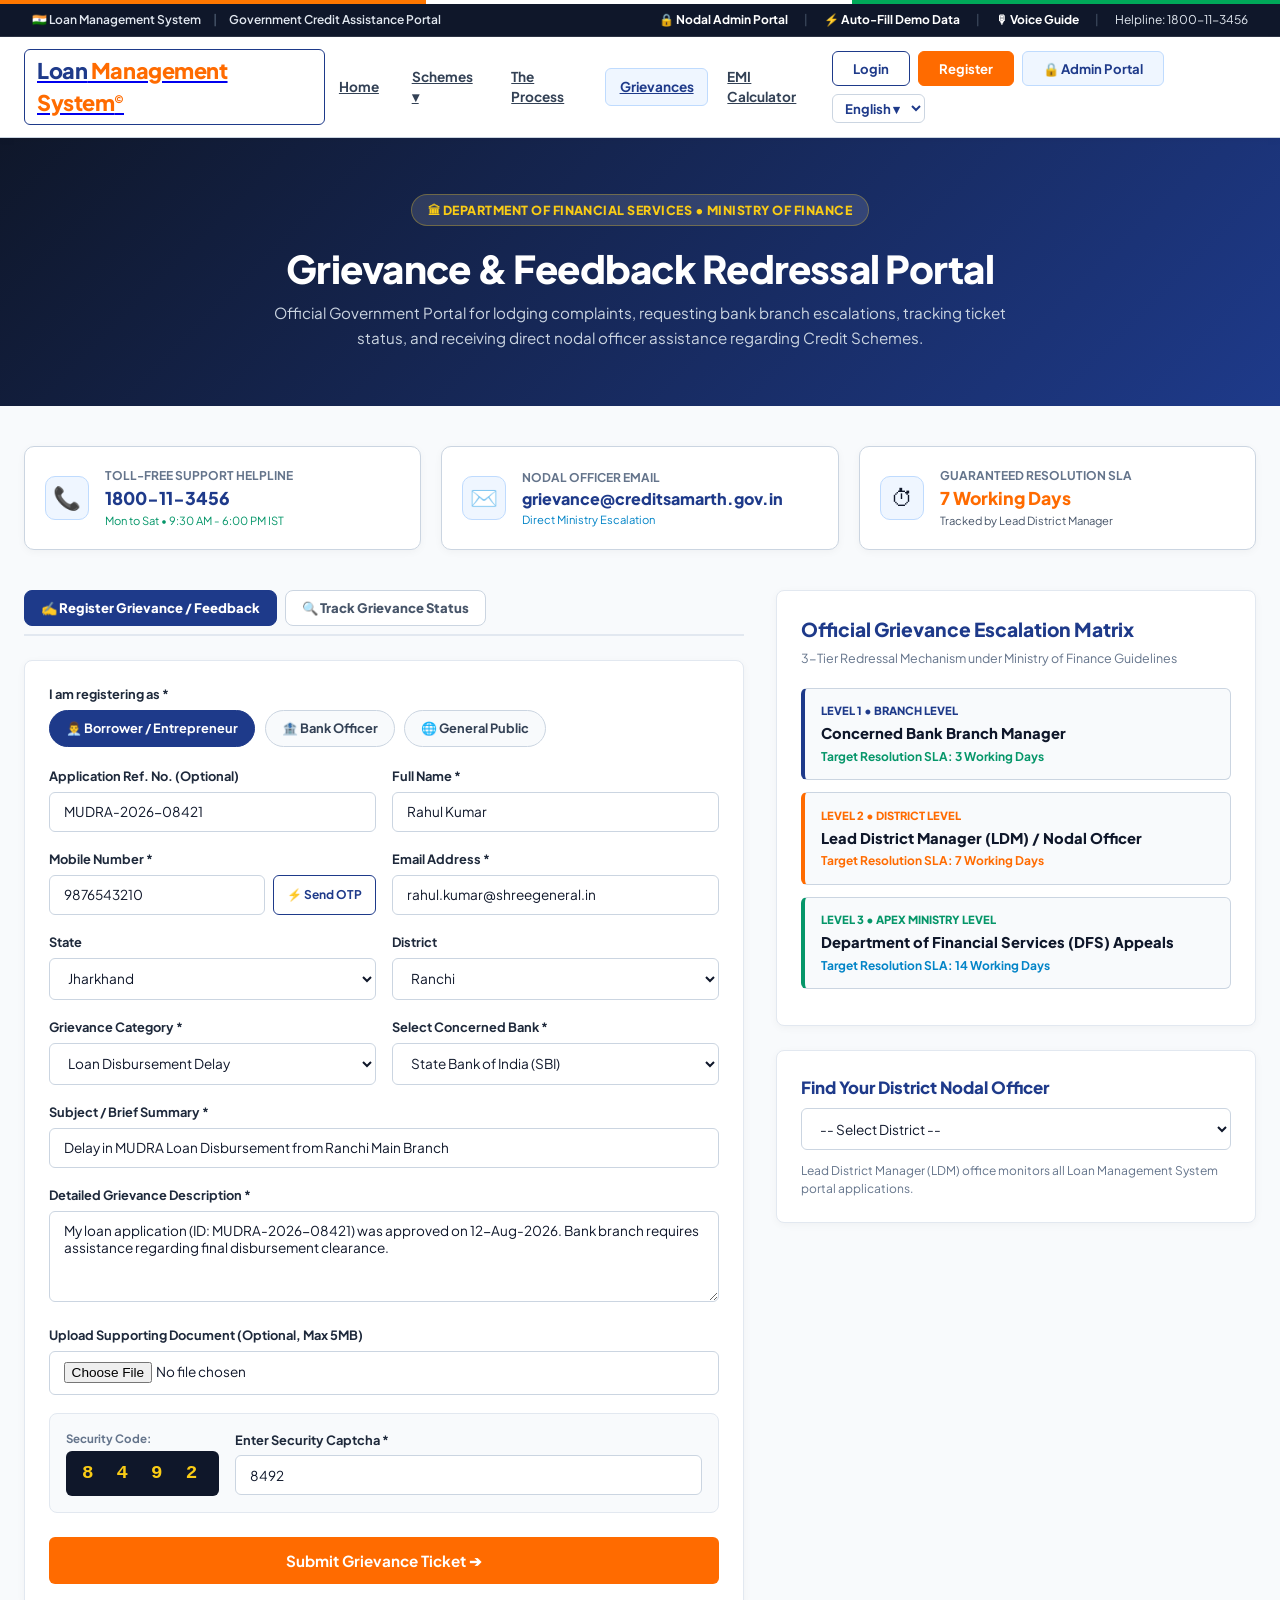
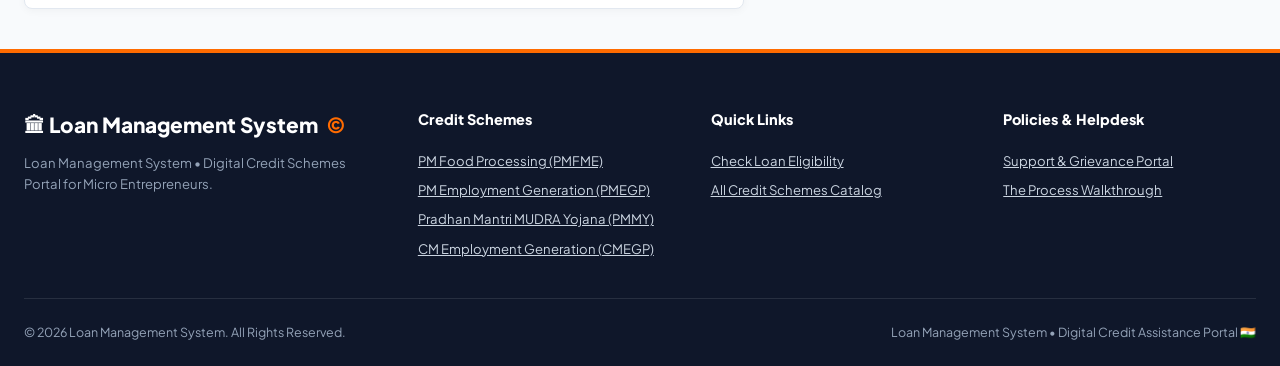
<file: grievances.html>
<!DOCTYPE html>
<html lang="en">
<head>
  <meta charset="UTF-8">
  <meta name="viewport" content="width=device-width, initial-scale=1.0">
  <title>Loan Management System | Grievance Redressal</title>
  <meta name="description" content="Official Portal for lodging complaints, bank escalations, tracking ticket status, and feedback.">
  <link rel="preconnect" href="https://fonts.googleapis.com">
  <link rel="preconnect" href="https://fonts.gstatic.com" crossorigin>
  <link href="https://fonts.googleapis.com/css2?family=Plus+Jakarta+Sans:wght@400;500;600;700;800;900&display=swap" rel="stylesheet">
  <link rel="stylesheet" href="css/style.css">
</head>
<body>

  <!-- Official Tricolor Accent Line -->
  <div class="gov-tricolor-strip"></div>

  <!-- Top Government Header Strip -->
  <div class="top-gov-strip">
    <div class="top-gov-strip-left">
      <span>🇮🇳 Loan Management System</span>
      <span class="gov-strip-sep" style="color:#475569">|</span>
      <span>Government Credit Assistance Portal</span>
    </div>
    <div class="top-gov-strip-right">
      <span class="gov-strip-action" onclick="window.location.href='admin.html'">🔒 Nodal Admin Portal</span>
      <span class="gov-strip-sep" style="color:#475569">|</span>
      <span class="gov-strip-action" onclick="prefillRahulKumarData()">⚡ Auto-Fill Demo Data</span>
      <span class="gov-strip-sep" style="color:#475569">|</span>
      <span class="gov-strip-action" onclick="toggleVoiceModal()">🎙 Voice Guide</span>
      <span class="gov-strip-sep" style="color:#475569">|</span>
      <span>Helpline: 1800-11-3456</span>
    </div>
  </div>

  <!-- Main Header Navbar -->
  <header class="gov-navbar">
    <div class="gov-navbar-container">
      
      <!-- Logo Box -->
      <a href="index.html" class="js-logo-box">
        <div class="js-logo-text">Loan<span> Management System</span><span class="js-logo-copy">©</span></div>
      </a>

      <!-- Mobile Header Controls (Login + Hamburger) -->
      <div class="mobile-navbar-right-controls">
        <button class="btn-js-login mobile-nav-login-btn" onclick="openAuthModal('login')">🔑 Login</button>
        <button class="gov-hamburger-btn" id="mobileMenuBtn" onclick="toggleMobileMenu()" aria-label="Toggle Navigation">☰</button>
      </div>

      <!-- Navigation Links with Interactive Schemes Dropdown -->
      <ul class="gov-nav-menu">
        <li><a href="index.html" class="gov-nav-item">Home</a></li>
        
        <li class="nav-dropdown-wrapper">
          <a href="schemes.html" class="gov-nav-item">Schemes ▾</a>
          <div class="dropdown-menu-box">
            <a href="scheme-detail.html?id=PMFME" class="dropdown-item">
              <div class="dropdown-icon-badge">🍲</div>
              <div>
                <div class="dropdown-item-title">PM Formalisation of Micro Food Processing (PMFME)</div>
                <div class="dropdown-item-sub">35% Credit-Linked Capital Subsidy</div>
              </div>
            </a>
            <a href="scheme-detail.html?id=PMEGP" class="dropdown-item">
              <div class="dropdown-icon-badge">🏭</div>
              <div>
                <div class="dropdown-item-title">Prime Minister's Employment Generation (PMEGP)</div>
                <div class="dropdown-item-sub">Up to ₹50 Lakhs (15% to 35% Subsidy)</div>
              </div>
            </a>
            <a href="scheme-detail.html?id=MUDRA" class="dropdown-item">
              <div class="dropdown-icon-badge">💼</div>
              <div>
                <div class="dropdown-item-title">Pradhan Mantri MUDRA Yojana (PMMY)</div>
                <div class="dropdown-item-sub">Loans up to ₹10 Lakhs (100% Collateral Free)</div>
              </div>
            </a>
            <a href="scheme-detail.html?id=CMEGP" class="dropdown-item">
              <div class="dropdown-icon-badge">🏛</div>
              <div>
                <div class="dropdown-item-title">Chief Minister Employment Generation (CMEGP)</div>
                <div class="dropdown-item-sub">Soft Loan & Capital Subsidy up to 35%</div>
              </div>
            </a>
            <div style="border-top:1px solid #e2e8f0; margin:0.35rem 0;"></div>
            <a href="schemes.html" class="dropdown-item" style="background:#eff6ff;">
              <div class="dropdown-icon-badge" style="background:#2563eb; color:#fff;">📜</div>
              <div>
                <div class="dropdown-item-title" style="color:#2563eb;">View All 4 Government Schemes</div>
                <div class="dropdown-item-sub">Explore full catalog & criteria</div>
              </div>
            </a>
          </div>
        </li>

        <li><a href="process.html" class="gov-nav-item">The Process</a></li>
        <li><a href="grievances.html" class="gov-nav-item active">Grievances</a></li>
        <li><a href="index.html#section-calculator" class="gov-nav-item">EMI Calculator</a></li>

        <li class="mobile-nav-actions-item">
          <div class="mobile-nav-actions-box">
            <button class="btn-js-login" onclick="openAuthModal('login')">🔑 Login</button>
            <button class="btn-js-register" onclick="openAuthModal('register')">📝 Register</button>
            <button class="btn-js-login" style="background:#eff6ff; color:#1e3a8a; border:1px solid #bfdbfe;" onclick="window.location.href='admin.html'">🔒 Admin Portal</button>
            <select onchange="changeLanguage(this.value)">
              <option value="en">🌐 English</option>
              <option value="hi">हिन्दी</option>
            </select>
          </div>
        </li>
      </ul>

      <!-- Right Action Buttons -->
      <div class="gov-nav-actions" id="nav-actions-box">
        <button class="btn-js-login" onclick="openAuthModal('login')">Login</button>
        <button class="btn-js-register" onclick="openAuthModal('register')">Register</button>
        <button class="btn-js-login" style="background:#eff6ff; color:#1e3a8a; border:1px solid #bfdbfe;" onclick="window.location.href='admin.html'">🔒 Admin Portal</button>
        <select id="lang-select" onchange="changeLanguage(this.value)" style="background:transparent; color:#1e3a8a; border:1.5px solid #cbd5e1; padding:4px 8px; border-radius:6px; font-size:0.82rem; font-weight:700; cursor:pointer;">
          <option value="en">English ▾</option>
          <option value="hi">हिन्दी</option>
        </select>
      </div>

    </div>
  </header>

  <!-- GRIEVANCES PAGE EXECUTIVE HERO BANNER -->
  <section class="js-hero-fullwidth-section" style="padding: 3.5rem 1.5rem; text-align: center; margin-bottom: 2.5rem;">
    <div class="hero-executive-container">
      <div class="hero-govt-tag">🏛 DEPARTMENT OF FINANCIAL SERVICES • MINISTRY OF FINANCE</div>
      <h1 class="js-hero-title" style="font-size:2.4rem; margin-bottom:0.5rem;">
        Grievance & Feedback Redressal Portal
      </h1>
      <p class="js-hero-subtext" style="font-size:0.95rem; margin-bottom:0; max-width:780px;">
        Official Government Portal for lodging complaints, requesting bank branch escalations, tracking ticket status, and receiving direct nodal officer assistance regarding Credit Schemes.
      </p>
    </div>
  </section>

  <!-- MAIN CONTENT CONTAINER -->
  <main style="max-width:1280px; margin:0 auto 2.5rem auto; padding:0 1.5rem;">

    <!-- 3 Quick Contact Info Cards -->
    <div class="grv-quick-cards-grid">
      <div class="grv-quick-card">
        <div class="grv-quick-icon">📞</div>
        <div>
          <div style="font-size:0.75rem; color:#64748b; font-weight:700;">TOLL-FREE SUPPORT HELPLINE</div>
          <div style="font-size:1.1rem; font-weight:900; color:#1e3a8a;">1800-11-3456</div>
          <div style="font-size:0.7rem; color:#059669;">Mon to Sat • 9:30 AM - 6:00 PM IST</div>
        </div>
      </div>

      <div class="grv-quick-card">
        <div class="grv-quick-icon">✉️</div>
        <div>
          <div style="font-size:0.75rem; color:#64748b; font-weight:700;">NODAL OFFICER EMAIL</div>
          <div style="font-size:1rem; font-weight:900; color:#1e3a8a;">grievance@creditsamarth.gov.in</div>
          <div style="font-size:0.7rem; color:#0284c7;">Direct Ministry Escalation</div>
        </div>
      </div>

      <div class="grv-quick-card">
        <div class="grv-quick-icon">⏱</div>
        <div>
          <div style="font-size:0.75rem; color:#64748b; font-weight:700;">GUARANTEED RESOLUTION SLA</div>
          <div style="font-size:1.1rem; font-weight:900; color:#ff6b00;">7 Working Days</div>
          <div style="font-size:0.7rem; color:#475569;">Tracked by Lead District Manager</div>
        </div>
      </div>
    </div>

    <!-- Main Grid Layout -->
    <div class="grv-layout-grid" style="display:grid; grid-template-columns: 1.5fr 1fr; gap:2rem; align-items:start;">
      
      <!-- LEFT COLUMN: FORMS & TABS -->
      <div>
        
        <!-- Tab Header Buttons -->
        <div class="grv-tab-btn-row">
          <button class="grv-tab-btn active" id="grv-tab-register-btn" onclick="switchGrvTab('register')">✍️ Register Grievance / Feedback</button>
          <button class="grv-tab-btn" id="grv-tab-track-btn" onclick="switchGrvTab('track')">🔍 Track Grievance Status</button>
        </div>

        <!-- TAB 1: REGISTER GRIEVANCE FORM -->
        <div id="grv-content-register" class="gov-card" style="background:#ffffff;">
          <form onsubmit="handleGrievanceFormSubmit(event)">
            
            <div style="margin-bottom:1.25rem;">
              <label class="form-label">I am registering as *</label>
              <div class="user-type-pill-group">
                <div class="user-type-pill active" id="pill-utype-applicant" onclick="selectGrvUserType('applicant')">👨‍💼 Borrower / Entrepreneur</div>
                <div class="user-type-pill" id="pill-utype-banker" onclick="selectGrvUserType('banker')">🏦 Bank Officer</div>
                <div class="user-type-pill" id="pill-utype-public" onclick="selectGrvUserType('public')">🌐 General Public</div>
              </div>
            </div>

            <div class="form-grid-2col" style="display:grid; grid-template-columns: 1fr 1fr; gap:1rem;">
              <div class="form-group">
                <label class="form-label">Application Ref. No. (Optional)</label>
                <input type="text" id="grv-app-ref" class="form-input" placeholder="e.g. MUDRA-2026-08421" value="MUDRA-2026-08421">
              </div>
              <div class="form-group">
                <label class="form-label">Full Name *</label>
                <input type="text" id="grv-fullname" class="form-input" value="Rahul Kumar" required>
              </div>
            </div>

            <div class="form-grid-2col" style="display:grid; grid-template-columns: 1fr 1fr; gap:1rem;">
              <div class="form-group">
                <label class="form-label">Mobile Number *</label>
                <div style="display:flex; gap:0.5rem; flex-wrap:wrap;">
                  <input type="text" id="grv-mobile" class="form-input" value="9876543210" maxlength="10" required style="flex:1; min-width:140px;">
                  <button type="button" class="btn-gov-outline" style="padding:0.4rem 0.8rem; font-size:0.75rem; white-space:nowrap;" onclick="sendGrvOtp()">⚡ Send OTP</button>
                </div>
              </div>
              <div class="form-group">
                <label class="form-label">Email Address *</label>
                <input type="email" id="grv-email" class="form-input" value="rahul.kumar@shreegeneral.in" required>
              </div>
            </div>

            <!-- OTP Verification Box -->
            <div id="grv-otp-box" style="display:none; background:#ecfdf5; border:1px solid #a7f3d0; padding:0.75rem 1rem; border-radius:8px; margin-bottom:1.15rem; align-items:center; justify-content:space-between; flex-wrap:wrap; gap:0.5rem;">
              <div style="display:flex; align-items:center; gap:0.75rem;">
                <span style="font-size:0.8rem; font-weight:800; color:#047857;">Enter 4-Digit OTP:</span>
                <input type="text" id="grv-otp-input" class="form-input" value="4921" style="width:90px; text-align:center; font-weight:900; font-family:monospace;" maxlength="4">
              </div>
              <span class="gov-badge gov-badge-green" id="grv-otp-status">✓ OTP Verified</span>
            </div>

            <div class="form-grid-2col" style="display:grid; grid-template-columns: 1fr 1fr; gap:1rem;">
              <div class="form-group">
                <label class="form-label">State</label>
                <select id="grv-state" class="form-select">
                  <option value="Jharkhand">Jharkhand</option>
                  <option value="Bihar">Bihar</option>
                  <option value="Uttar Pradesh">Uttar Pradesh</option>
                  <option value="Maharashtra">Maharashtra</option>
                  <option value="Delhi">Delhi NCR</option>
                </select>
              </div>
              <div class="form-group">
                <label class="form-label">District</label>
                <select id="grv-district" class="form-select">
                  <option value="Ranchi">Ranchi</option>
                  <option value="Dhanbad">Dhanbad</option>
                  <option value="Jamshedpur">Jamshedpur</option>
                  <option value="Patna">Patna</option>
                </select>
              </div>
            </div>

            <div class="form-grid-2col" style="display:grid; grid-template-columns: 1fr 1fr; gap:1rem;">
              <div class="form-group">
                <label class="form-label">Grievance Category *</label>
                <select id="grv-category" class="form-select" required>
                  <option value="Loan Disbursement Delay">Loan Disbursement Delay</option>
                  <option value="Bank Branch Documentation Query">Bank Branch Documentation Query</option>
                  <option value="Subsidy / Margin Money Discrepancy">Subsidy / Margin Money Discrepancy</option>
                  <option value="Loan Management System Technical Issue">Loan Management System Technical Issue</option>
                  <option value="Bank Officer Escalation">Bank Officer Escalation</option>
                  <option value="General Feedback / Suggestion">General Feedback / Suggestion</option>
                </select>
              </div>

              <div class="form-group">
                <label class="form-label">Select Concerned Bank *</label>
                <select id="grv-bank" class="form-select" required>
                  <option value="State Bank of India">State Bank of India (SBI)</option>
                  <option value="Punjab National Bank">Punjab National Bank (PNB)</option>
                  <option value="Bank of Baroda">Bank of Baroda (BOB)</option>
                  <option value="Canara Bank">Canara Bank</option>
                  <option value="HDFC Bank">HDFC Bank</option>
                  <option value="ICICI Bank">ICICI Bank</option>
                </select>
              </div>
            </div>

            <div class="form-group">
              <label class="form-label">Subject / Brief Summary *</label>
              <input type="text" id="grv-subject" class="form-input" value="Delay in MUDRA Loan Disbursement from Ranchi Main Branch" required>
            </div>

            <div class="form-group">
              <label class="form-label">Detailed Grievance Description *</label>
              <textarea id="grv-desc" class="form-textarea" rows="4" required>My loan application (ID: MUDRA-2026-08421) was approved on 12-Aug-2026. Bank branch requires assistance regarding final disbursement clearance.</textarea>
            </div>

            <div class="form-group">
              <label class="form-label">Upload Supporting Document (Optional, Max 5MB)</label>
              <input type="file" id="grv-file" class="form-input" accept=".pdf,.png,.jpg,.jpeg">
            </div>

            <!-- Captcha Security Box -->
            <div style="background:#f8fafc; border:1px solid #e2e8f0; padding:1rem; border-radius:8px; margin-bottom:1.5rem; display:flex; align-items:center; gap:1rem; flex-wrap:wrap;">
              <div>
                <div style="font-size:0.72rem; color:#64748b; font-weight:700; margin-bottom:0.25rem;">Security Code:</div>
                <div class="captcha-box" id="captcha-disp-val">8 4 9 2</div>
              </div>
              <div style="flex:1; min-width:140px;">
                <label class="form-label">Enter Security Captcha *</label>
                <input type="text" id="grv-captcha-input" class="form-input" value="8492" required placeholder="Type 4 digits above">
              </div>
            </div>

            <button type="submit" class="btn-gov-saffron" style="width:100%; justify-content:center; padding:0.85rem; font-size:0.95rem;">
              Submit Grievance Ticket ➔
            </button>
          </form>
        </div>

        <!-- TAB 2: TRACK GRIEVANCE STATUS FORM -->
        <div id="grv-content-track" class="gov-card" style="display:none; background:#ffffff;">
          <h3 style="font-size:1.4rem; font-weight:800; color:#1e3a8a; margin-bottom:0.5rem;">Track Grievance Ticket Status</h3>
          <p style="font-size:0.85rem; color:#64748b; margin-bottom:1.5rem;">Enter your Grievance Ticket ID (e.g. GRV-2026-98412) or Mobile Number</p>

          <form onsubmit="handleTrackGrievanceSearch(event)">
            <div style="display:flex; gap:0.75rem; margin-bottom:1.5rem; flex-wrap:wrap;">
              <input type="text" id="track-grv-input" class="form-input" value="GRV-2026-98412" required placeholder="Enter Ticket No. or Mobile" style="flex:1; min-width:180px;">
              <button type="submit" class="btn-gov-primary">Search Ticket</button>
            </div>
          </form>

          <!-- Live Grievance Ticket Result Card -->
          <div id="grv-ticket-result-box" style="background:#f0f7ff; border:2px solid #bfdbfe; border-radius:12px; padding:1.5rem;">
            <div style="display:flex; justify-content:space-between; align-items:flex-start; margin-bottom:1rem; border-bottom:1px solid #bfdbfe; padding-bottom:0.75rem; flex-wrap:wrap; gap:0.5rem;">
              <div>
                <div style="font-size:0.75rem; color:#64748b; font-weight:700;">TICKET REFERENCE NUMBER</div>
                <div style="font-size:1.4rem; font-weight:900; color:#1e3a8a;" id="res-grv-id">GRV-2026-98412</div>
              </div>
              <span class="gov-badge gov-badge-orange" style="font-size:0.85rem; padding:4px 12px;" id="res-grv-status">IN PROGRESS</span>
            </div>

            <div class="grv-ticket-info-grid" style="display:grid; grid-template-columns: 1fr 1fr; gap:0.85rem; font-size:0.85rem; margin-bottom:1.25rem;">
              <div><span style="color:#64748b;">Complainant Name:</span> <strong id="res-grv-name">Rahul Kumar</strong></div>
              <div><span style="color:#64748b;">Category:</span> <strong id="res-grv-cat">Loan Disbursement Delay</strong></div>
              <div><span style="color:#64748b;">Date Logged:</span> <strong id="res-grv-date">18 Aug 2026, 11:20 AM</strong></div>
              <div><span style="color:#64748b;">Concerned Bank:</span> <strong id="res-grv-bank">State Bank of India (Ranchi Main)</strong></div>
              <div><span style="color:#64748b;">Escalation Tier:</span> <strong style="color:#ff6b00;">Level 2 (District Nodal Officer)</strong></div>
              <div><span style="color:#64748b;">Assigned Officer:</span> <strong>Shri V. K. Sharma (LDM)</strong></div>
            </div>

            <div style="background:#ffffff; border:1px solid #cbd5e1; border-radius:8px; padding:1rem;">
              <div style="font-size:0.75rem; font-weight:800; color:#1e3a8a; text-transform:uppercase; margin-bottom:0.35rem;">Latest Nodal Officer Action Note:</div>
              <p style="font-size:0.82rem; color:#334155; line-height:1.5; font-style:italic;" id="res-grv-note">
                "Lead District Manager contacted SBI Ranchi Main Branch Manager. Application documentation verified. Branch officer confirmed credit disbursal scheduled within 24 hours."
              </p>
            </div>
          </div>

        </div>

      </div>

      <!-- RIGHT COLUMN: ESCALATION MATRIX & DIRECTORY -->
      <div>
        
        <!-- Escalation Matrix Card -->
        <div class="gov-card" style="margin-bottom:1.5rem; background:#ffffff;">
          <h3 style="font-size:1.2rem; font-weight:800; color:#1e3a8a; margin-bottom:0.35rem;">Official Grievance Escalation Matrix</h3>
          <p style="font-size:0.78rem; color:#64748b; margin-bottom:1.25rem;">3-Tier Redressal Mechanism under Ministry of Finance Guidelines</p>

          <div class="escalation-step-card">
            <div style="font-size:0.7rem; font-weight:800; color:#1e3a8a; text-transform:uppercase;">LEVEL 1 • BRANCH LEVEL</div>
            <div style="font-size:0.92rem; font-weight:800; color:#0f172a; margin:0.2rem 0;">Concerned Bank Branch Manager</div>
            <div style="font-size:0.75rem; color:#059669; font-weight:700;">Target Resolution SLA: 3 Working Days</div>
          </div>

          <div class="escalation-step-card level-2">
            <div style="font-size:0.7rem; font-weight:800; color:#ff6b00; text-transform:uppercase;">LEVEL 2 • DISTRICT LEVEL</div>
            <div style="font-size:0.92rem; font-weight:800; color:#0f172a; margin:0.2rem 0;">Lead District Manager (LDM) / Nodal Officer</div>
            <div style="font-size:0.75rem; color:#ff6b00; font-weight:700;">Target Resolution SLA: 7 Working Days</div>
          </div>

          <div class="escalation-step-card level-3">
            <div style="font-size:0.7rem; font-weight:800; color:#059669; text-transform:uppercase;">LEVEL 3 • APEX MINISTRY LEVEL</div>
            <div style="font-size:0.92rem; font-weight:800; color:#0f172a; margin:0.2rem 0;">Department of Financial Services (DFS) Appeals</div>
            <div style="font-size:0.75rem; color:#0284c7; font-weight:700;">Target Resolution SLA: 14 Working Days</div>
          </div>
        </div>

        <!-- District Nodal Officer Quick Directory -->
        <div class="gov-card" style="background:#ffffff;">
          <h4 style="font-size:1.05rem; font-weight:800; color:#1e3a8a; margin-bottom:0.5rem;">Find Your District Nodal Officer</h4>
          <div class="form-group" style="margin-bottom:0.75rem;">
            <select class="form-select" onchange="showToast('Showing Nodal Officer for selected district')">
              <option value="">-- Select District --</option>
              <option value="Ranchi">Ranchi, Jharkhand (Shri V.K. Sharma)</option>
              <option value="Patna">Patna, Bihar (Shri A.K. Sinha)</option>
              <option value="Lucknow">Lucknow, UP (Shri R.P. Verma)</option>
              <option value="Mumbai">Mumbai Suburban, MH (Smt. S. Kulkarni)</option>
            </select>
          </div>
          <div style="font-size:0.75rem; color:#64748b; line-height:1.5;">
            Lead District Manager (LDM) office monitors all Loan Management System portal applications.
          </div>
        </div>

      </div>

    </div>

  </main>

  <!-- AUTHENTICATION MODAL -->
  <div id="auth-modal" class="auth-modal-backdrop" style="display:none;" onclick="closeAuthModal(event)">
    <div class="auth-modal-card" onclick="event.stopPropagation()">
      <div class="auth-tab-row">
        <button class="auth-tab-btn active" id="auth-tab-login" onclick="switchAuthTab('login')">Login</button>
        <button class="auth-tab-btn" id="auth-tab-register" onclick="switchAuthTab('register')">Register</button>
      </div>

      <form id="form-auth-login" onsubmit="handleAuthLogin(event)">
        <div class="form-group">
          <label class="form-label">Email Address / Mobile</label>
          <input type="text" id="auth-login-email" class="form-input" value="rahul.kumar@shreegeneral.in" required>
        </div>
        <div class="form-group">
          <label class="form-label">Password</label>
          <input type="password" id="auth-login-password" class="form-input" value="password123" required>
        </div>
        <div class="form-group">
          <label class="form-label">User Role</label>
          <select id="auth-login-role" class="form-select">
            <option value="APPLICANT">Borrower / Micro Entrepreneur</option>
            <option value="ADMIN">Nodal Officer (Admin Desk)</option>
          </select>
        </div>
        <button type="submit" class="btn-gov-saffron" style="width:100%; justify-content:center; padding:0.8rem; margin-top:0.5rem;">Login to Account ➔</button>
      </form>

      <form id="form-auth-register" onsubmit="handleAuthRegister(event)" style="display:none;">
        <div class="form-group">
          <label class="form-label">Full Name</label>
          <input type="text" id="auth-reg-name" class="form-input" value="Rahul Kumar" required>
        </div>
        <div class="form-group">
          <label class="form-label">Email Address</label>
          <input type="email" id="auth-reg-email" class="form-input" value="rahul.kumar@shreegeneral.in" required>
        </div>
        <div class="form-group">
          <label class="form-label">Create Password</label>
          <input type="password" id="auth-reg-pass" class="form-input" value="password123" required>
        </div>
        <button type="submit" class="btn-gov-saffron" style="width:100%; justify-content:center; padding:0.8rem; margin-top:0.5rem;">Register New Account ➔</button>
      </form>
    </div>
  </div>

  <div id="toast-container" class="toast-container"></div>

  <!-- FOOTER -->
  <footer>
    <div class="footer-container">
      <div>
        <div class="footer-brand-title">🏛 Loan Management System<span>©</span></div>
        <p class="footer-desc">Loan Management System • Digital Credit Schemes Portal for Micro Entrepreneurs.</p>
      </div>

      <div>
        <div class="footer-column-title">Credit Schemes</div>
        <ul class="footer-link-list">
          <li><a href="scheme-detail.html?id=PMFME">PM Food Processing (PMFME)</a></li>
          <li><a href="scheme-detail.html?id=PMEGP">PM Employment Generation (PMEGP)</a></li>
          <li><a href="scheme-detail.html?id=MUDRA">Pradhan Mantri MUDRA Yojana (PMMY)</a></li>
          <li><a href="scheme-detail.html?id=CMEGP">CM Employment Generation (CMEGP)</a></li>
        </ul>
      </div>

      <div>
        <div class="footer-column-title">Quick Links</div>
        <ul class="footer-link-list">
          <li><a href="apply.html?step=1">Check Loan Eligibility</a></li>
          <li><a href="schemes.html">All Credit Schemes Catalog</a></li>
        </ul>
      </div>

      <div>
        <div class="footer-column-title">Policies & Helpdesk</div>
        <ul class="footer-link-list">
          <li><a href="grievances.html">Support & Grievance Portal</a></li>
          <li><a href="process.html">The Process Walkthrough</a></li>
        </ul>
      </div>
    </div>

    <div class="footer-bottom-bar">
      <div>© 2026 Loan Management System. All Rights Reserved.</div>
      <div>Loan Management System • Digital Credit Assistance Portal 🇮🇳</div>
    </div>
  </footer>

  <script src="js/app.js"></script>
</body>
</html>
</file>
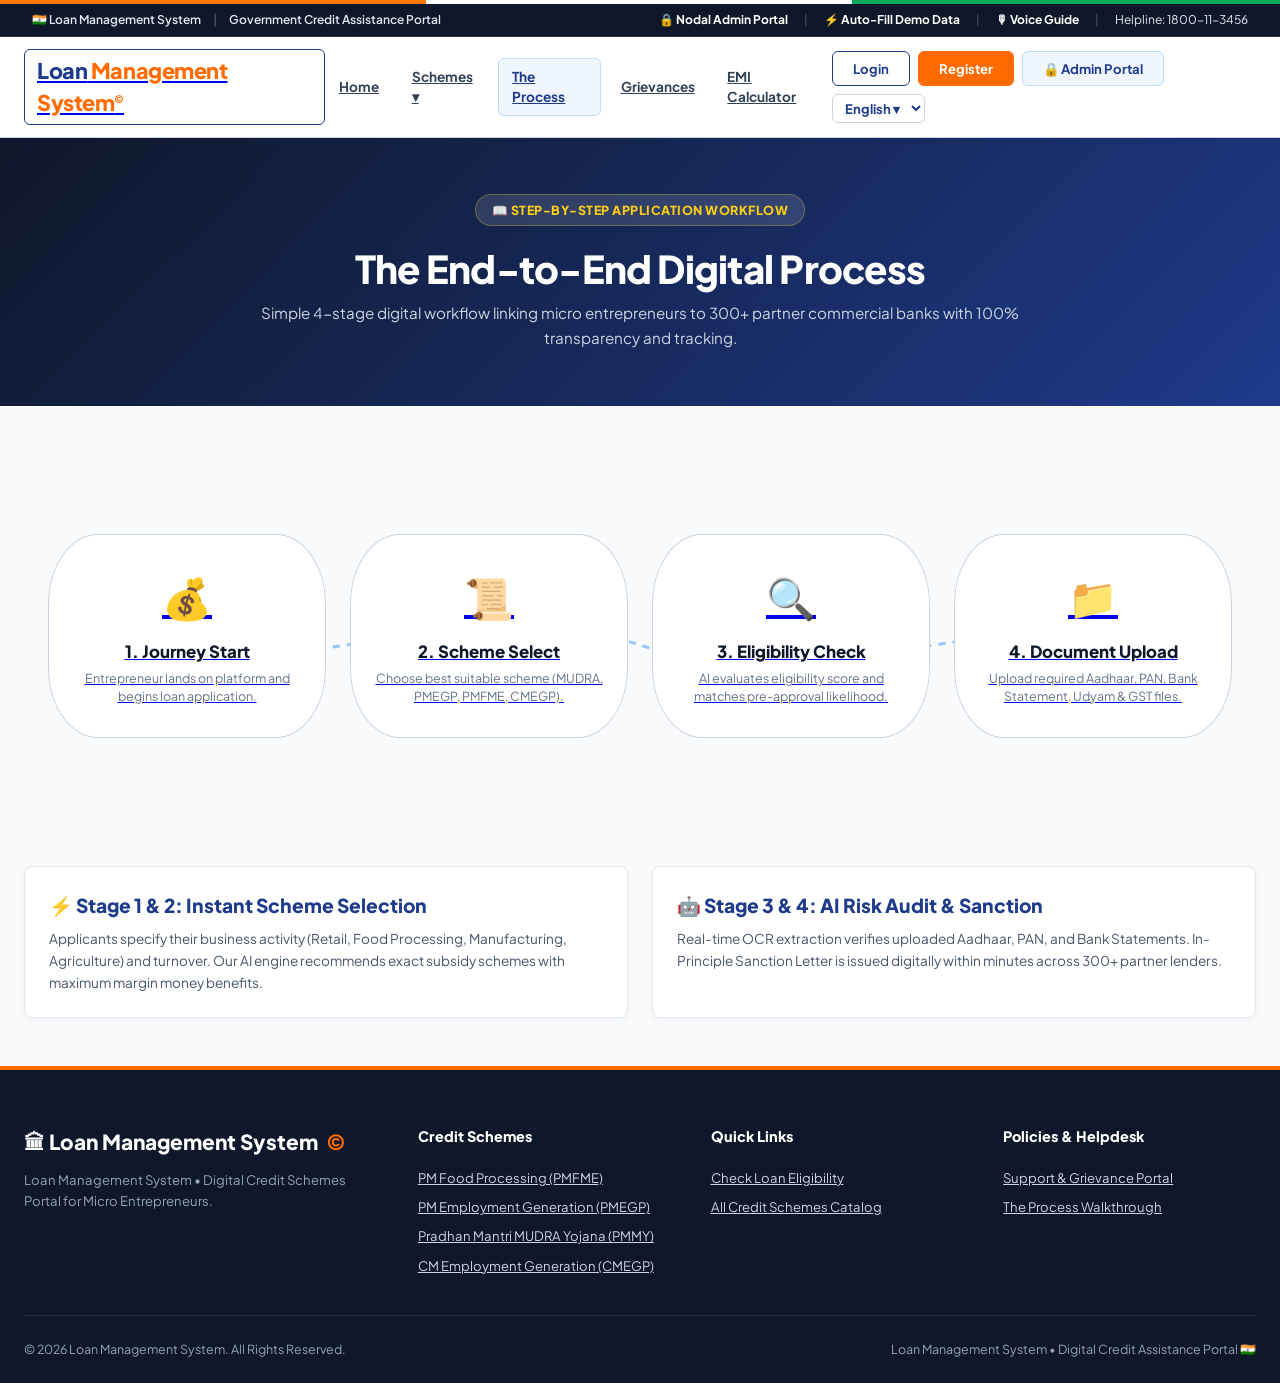
<file: process.html>
<!DOCTYPE html>
<html lang="en">
<head>
  <meta charset="UTF-8">
  <meta name="viewport" content="width=device-width, initial-scale=1.0">
  <title>Loan Management System | Process Walkthrough</title>
  <meta name="description" content="Step-by-step walkthrough of digital loan application and sanction process.">
  <link rel="preconnect" href="https://fonts.googleapis.com">
  <link rel="preconnect" href="https://fonts.gstatic.com" crossorigin>
  <link href="https://fonts.googleapis.com/css2?family=Plus+Jakarta+Sans:wght@400;500;600;700;800;900&display=swap" rel="stylesheet">
  <link rel="stylesheet" href="css/style.css">
</head>
<body>

  <!-- Official Tricolor Accent Line -->
  <div class="gov-tricolor-strip"></div>

  <!-- Top Government Header Strip -->
  <div class="top-gov-strip">
    <div class="top-gov-strip-left">
      <span>🇮🇳 Loan Management System</span>
      <span class="gov-strip-sep" style="color:#475569">|</span>
      <span>Government Credit Assistance Portal</span>
    </div>
    <div class="top-gov-strip-right">
      <span class="gov-strip-action" onclick="window.location.href='admin.html'">🔒 Nodal Admin Portal</span>
      <span class="gov-strip-sep" style="color:#475569">|</span>
      <span class="gov-strip-action" onclick="prefillRahulKumarData()">⚡ Auto-Fill Demo Data</span>
      <span class="gov-strip-sep" style="color:#475569">|</span>
      <span class="gov-strip-action" onclick="toggleVoiceModal()">🎙 Voice Guide</span>
      <span class="gov-strip-sep" style="color:#475569">|</span>
      <span>Helpline: 1800-11-3456</span>
    </div>
  </div>

  <!-- Main Header Navbar -->
  <header class="gov-navbar">
    <div class="gov-navbar-container">
      
      <!-- Logo Box -->
      <a href="index.html" class="js-logo-box">
        <div class="js-logo-text">Loan<span> Management System</span><span class="js-logo-copy">©</span></div>
      </a>

      <!-- Mobile Header Controls (Login + Hamburger) -->
      <div class="mobile-navbar-right-controls">
        <button class="btn-js-login mobile-nav-login-btn" onclick="openAuthModal('login')">🔑 Login</button>
        <button class="gov-hamburger-btn" id="mobileMenuBtn" onclick="toggleMobileMenu()" aria-label="Toggle Navigation">☰</button>
      </div>

      <!-- Navigation Links with Interactive Schemes Dropdown -->
      <ul class="gov-nav-menu">
        <li><a href="index.html" class="gov-nav-item">Home</a></li>
        
        <li class="nav-dropdown-wrapper">
          <a href="schemes.html" class="gov-nav-item">Schemes ▾</a>
          <div class="dropdown-menu-box">
            <a href="scheme-detail.html?id=PMFME" class="dropdown-item">
              <div class="dropdown-icon-badge">🍲</div>
              <div>
                <div class="dropdown-item-title">PM Formalisation of Micro Food Processing (PMFME)</div>
                <div class="dropdown-item-sub">35% Credit-Linked Capital Subsidy</div>
              </div>
            </a>
            <a href="scheme-detail.html?id=PMEGP" class="dropdown-item">
              <div class="dropdown-icon-badge">🏭</div>
              <div>
                <div class="dropdown-item-title">Prime Minister's Employment Generation (PMEGP)</div>
                <div class="dropdown-item-sub">Up to ₹50 Lakhs (15% to 35% Subsidy)</div>
              </div>
            </a>
            <a href="scheme-detail.html?id=MUDRA" class="dropdown-item">
              <div class="dropdown-icon-badge">💼</div>
              <div>
                <div class="dropdown-item-title">Pradhan Mantri MUDRA Yojana (PMMY)</div>
                <div class="dropdown-item-sub">Loans up to ₹10 Lakhs (100% Collateral Free)</div>
              </div>
            </a>
            <a href="scheme-detail.html?id=CMEGP" class="dropdown-item">
              <div class="dropdown-icon-badge">🏛</div>
              <div>
                <div class="dropdown-item-title">Chief Minister Employment Generation (CMEGP)</div>
                <div class="dropdown-item-sub">Soft Loan & Capital Subsidy up to 35%</div>
              </div>
            </a>
            <div style="border-top:1px solid #e2e8f0; margin:0.35rem 0;"></div>
            <a href="schemes.html" class="dropdown-item" style="background:#eff6ff;">
              <div class="dropdown-icon-badge" style="background:#2563eb; color:#fff;">📜</div>
              <div>
                <div class="dropdown-item-title" style="color:#2563eb;">View All 4 Government Schemes</div>
                <div class="dropdown-item-sub">Explore full catalog & criteria</div>
              </div>
            </a>
          </div>
        </li>

        <li><a href="process.html" class="gov-nav-item active">The Process</a></li>
        <li><a href="grievances.html" class="gov-nav-item">Grievances</a></li>
        <li><a href="index.html#section-calculator" class="gov-nav-item">EMI Calculator</a></li>

        <li class="mobile-nav-actions-item">
          <div class="mobile-nav-actions-box">
            <button class="btn-js-login" onclick="openAuthModal('login')">🔑 Login</button>
            <button class="btn-js-register" onclick="openAuthModal('register')">📝 Register</button>
            <button class="btn-js-login" style="background:#eff6ff; color:#1e3a8a; border:1px solid #bfdbfe;" onclick="window.location.href='admin.html'">🔒 Admin Portal</button>
            <select onchange="changeLanguage(this.value)">
              <option value="en">🌐 English</option>
              <option value="hi">हिन्दी</option>
            </select>
          </div>
        </li>
      </ul>

      <!-- Right Action Buttons -->
      <div class="gov-nav-actions" id="nav-actions-box">
        <button class="btn-js-login" onclick="openAuthModal('login')">Login</button>
        <button class="btn-js-register" onclick="openAuthModal('register')">Register</button>
        <button class="btn-js-login" style="background:#eff6ff; color:#1e3a8a; border:1px solid #bfdbfe;" onclick="window.location.href='admin.html'">🔒 Admin Portal</button>
        <select id="lang-select" onchange="changeLanguage(this.value)" style="background:transparent; color:#1e3a8a; border:1.5px solid #cbd5e1; padding:4px 8px; border-radius:6px; font-size:0.82rem; font-weight:700; cursor:pointer;">
          <option value="en">English ▾</option>
          <option value="hi">हिन्दी</option>
        </select>
      </div>

    </div>
  </header>

  <!-- PROCESS PAGE EXECUTIVE HERO BANNER -->
  <section class="js-hero-fullwidth-section" style="padding: 3.5rem 1.5rem; text-align: center;">
    <div class="hero-executive-container">
      <div class="hero-govt-tag">📖 STEP-BY-STEP APPLICATION WORKFLOW</div>
      <h1 class="js-hero-title" style="font-size:2.4rem; margin-bottom:0.5rem;">
        The End-to-End Digital Process
      </h1>
      <p class="js-hero-subtext" style="font-size:0.95rem; margin-bottom:0; max-width:760px;">
        Simple 4-stage digital workflow linking micro entrepreneurs to 300+ partner commercial banks with 100% transparency and tracking.
      </p>
    </div>
  </section>

  <!-- MAIN CONTENT CONTAINER -->
  <main style="max-width:1280px; margin:3rem auto; padding:0 1.5rem;">
    
    <section class="jansamarth-process-wrapper">
      <div class="process-stage-container">
        <svg class="process-sine-svg" viewBox="0 0 1000 120" fill="none" xmlns="http://www.w3.org/2000/svg">
          <circle cx="15" cy="60" r="4" fill="#93c5fd" />
          <path d="M 15 60 C 150 110, 350 10, 500 60 C 650 110, 850 10, 985 60" stroke="#93c5fd" stroke-width="2.5" stroke-dasharray="6 6" />
          <circle cx="985" cy="60" r="4" fill="#93c5fd" />
        </svg>

        <div class="process-grid-cards">
          <a href="apply.html?step=1" class="process-egg-card">
            <div class="process-vector-icon">💰</div>
            <h3 class="process-egg-title">1. Journey Start</h3>
            <p class="process-egg-desc">Entrepreneur lands on platform and begins loan application.</p>
          </a>

          <a href="apply.html?step=2" class="process-egg-card">
            <div class="process-vector-icon">📜</div>
            <h3 class="process-egg-title">2. Scheme Select</h3>
            <p class="process-egg-desc">Choose best suitable scheme (MUDRA, PMEGP, PMFME, CMEGP).</p>
          </a>

          <a href="apply.html?step=3" class="process-egg-card">
            <div class="process-vector-icon">🔍</div>
            <h3 class="process-egg-title">3. Eligibility Check</h3>
            <p class="process-egg-desc">AI evaluates eligibility score and matches pre-approval likelihood.</p>
          </a>

          <a href="apply.html?step=4" class="process-egg-card">
            <div class="process-vector-icon">📁</div>
            <h3 class="process-egg-title">4. Document Upload</h3>
            <p class="process-egg-desc">Upload required Aadhaar, PAN, Bank Statement, Udyam & GST files.</p>
          </a>
        </div>
      </div>
    </section>

    <!-- Deep Walkthrough Content Cards -->
    <div class="process-two-col-grid" style="display:grid; grid-template-columns: 1fr 1fr; gap:1.5rem; margin-top:3rem;">
      <div class="gov-card">
        <h3 style="font-size:1.2rem; font-weight:800; color:#1e3a8a; margin-bottom:0.5rem;">⚡ Stage 1 & 2: Instant Scheme Selection</h3>
        <p style="font-size:0.85rem; color:#475569; line-height:1.6;">
          Applicants specify their business activity (Retail, Food Processing, Manufacturing, Agriculture) and turnover. Our AI engine recommends exact subsidy schemes with maximum margin money benefits.
        </p>
      </div>

      <div class="gov-card">
        <h3 style="font-size:1.2rem; font-weight:800; color:#1e3a8a; margin-bottom:0.5rem;">🤖 Stage 3 & 4: AI Risk Audit & Sanction</h3>
        <p style="font-size:0.85rem; color:#475569; line-height:1.6;">
          Real-time OCR extraction verifies uploaded Aadhaar, PAN, and Bank Statements. In-Principle Sanction Letter is issued digitally within minutes across 300+ partner lenders.
        </p>
      </div>
    </div>

  </main>

  <!-- AUTHENTICATION MODAL -->
  <div id="auth-modal" class="auth-modal-backdrop" style="display:none;" onclick="closeAuthModal(event)">
    <div class="auth-modal-card" onclick="event.stopPropagation()">
      <div class="auth-tab-row">
        <button class="auth-tab-btn active" id="auth-tab-login" onclick="switchAuthTab('login')">Login</button>
        <button class="auth-tab-btn" id="auth-tab-register" onclick="switchAuthTab('register')">Register</button>
      </div>

      <form id="form-auth-login" onsubmit="handleAuthLogin(event)">
        <div class="form-group">
          <label class="form-label">Email Address / Mobile</label>
          <input type="text" id="auth-login-email" class="form-input" value="rahul.kumar@shreegeneral.in" required>
        </div>
        <div class="form-group">
          <label class="form-label">Password</label>
          <input type="password" id="auth-login-password" class="form-input" value="password123" required>
        </div>
        <div class="form-group">
          <label class="form-label">User Role</label>
          <select id="auth-login-role" class="form-select">
            <option value="APPLICANT">Borrower / Micro Entrepreneur</option>
            <option value="ADMIN">Nodal Officer (Admin Desk)</option>
          </select>
        </div>
        <button type="submit" class="btn-gov-saffron" style="width:100%; justify-content:center; padding:0.8rem; margin-top:0.5rem;">Login to Account ➔</button>
      </form>

      <form id="form-auth-register" onsubmit="handleAuthRegister(event)" style="display:none;">
        <div class="form-group">
          <label class="form-label">Full Name</label>
          <input type="text" id="auth-reg-name" class="form-input" value="Rahul Kumar" required>
        </div>
        <div class="form-group">
          <label class="form-label">Email Address</label>
          <input type="email" id="auth-reg-email" class="form-input" value="rahul.kumar@shreegeneral.in" required>
        </div>
        <div class="form-group">
          <label class="form-label">Create Password</label>
          <input type="password" id="auth-reg-pass" class="form-input" value="password123" required>
        </div>
        <button type="submit" class="btn-gov-saffron" style="width:100%; justify-content:center; padding:0.8rem; margin-top:0.5rem;">Register New Account ➔</button>
      </form>
    </div>
  </div>

  <div id="toast-container" class="toast-container"></div>

  <!-- FOOTER -->
  <footer>
    <div class="footer-container">
      <div>
        <div class="footer-brand-title">🏛 Loan Management System<span>©</span></div>
        <p class="footer-desc">Loan Management System • Digital Credit Schemes Portal for Micro Entrepreneurs.</p>
      </div>

      <div>
        <div class="footer-column-title">Credit Schemes</div>
        <ul class="footer-link-list">
          <li><a href="scheme-detail.html?id=PMFME">PM Food Processing (PMFME)</a></li>
          <li><a href="scheme-detail.html?id=PMEGP">PM Employment Generation (PMEGP)</a></li>
          <li><a href="scheme-detail.html?id=MUDRA">Pradhan Mantri MUDRA Yojana (PMMY)</a></li>
          <li><a href="scheme-detail.html?id=CMEGP">CM Employment Generation (CMEGP)</a></li>
        </ul>
      </div>

      <div>
        <div class="footer-column-title">Quick Links</div>
        <ul class="footer-link-list">
          <li><a href="apply.html?step=1">Check Loan Eligibility</a></li>
          <li><a href="schemes.html">All Credit Schemes Catalog</a></li>
        </ul>
      </div>

      <div>
        <div class="footer-column-title">Policies & Helpdesk</div>
        <ul class="footer-link-list">
          <li><a href="grievances.html">Support & Grievance Portal</a></li>
          <li><a href="process.html">The Process Walkthrough</a></li>
        </ul>
      </div>
    </div>

    <div class="footer-bottom-bar">
      <div>© 2026 Loan Management System. All Rights Reserved.</div>
      <div>Loan Management System • Digital Credit Assistance Portal 🇮🇳</div>
    </div>
  </footer>

  <script src="js/app.js"></script>
</body>
</html>
</file>
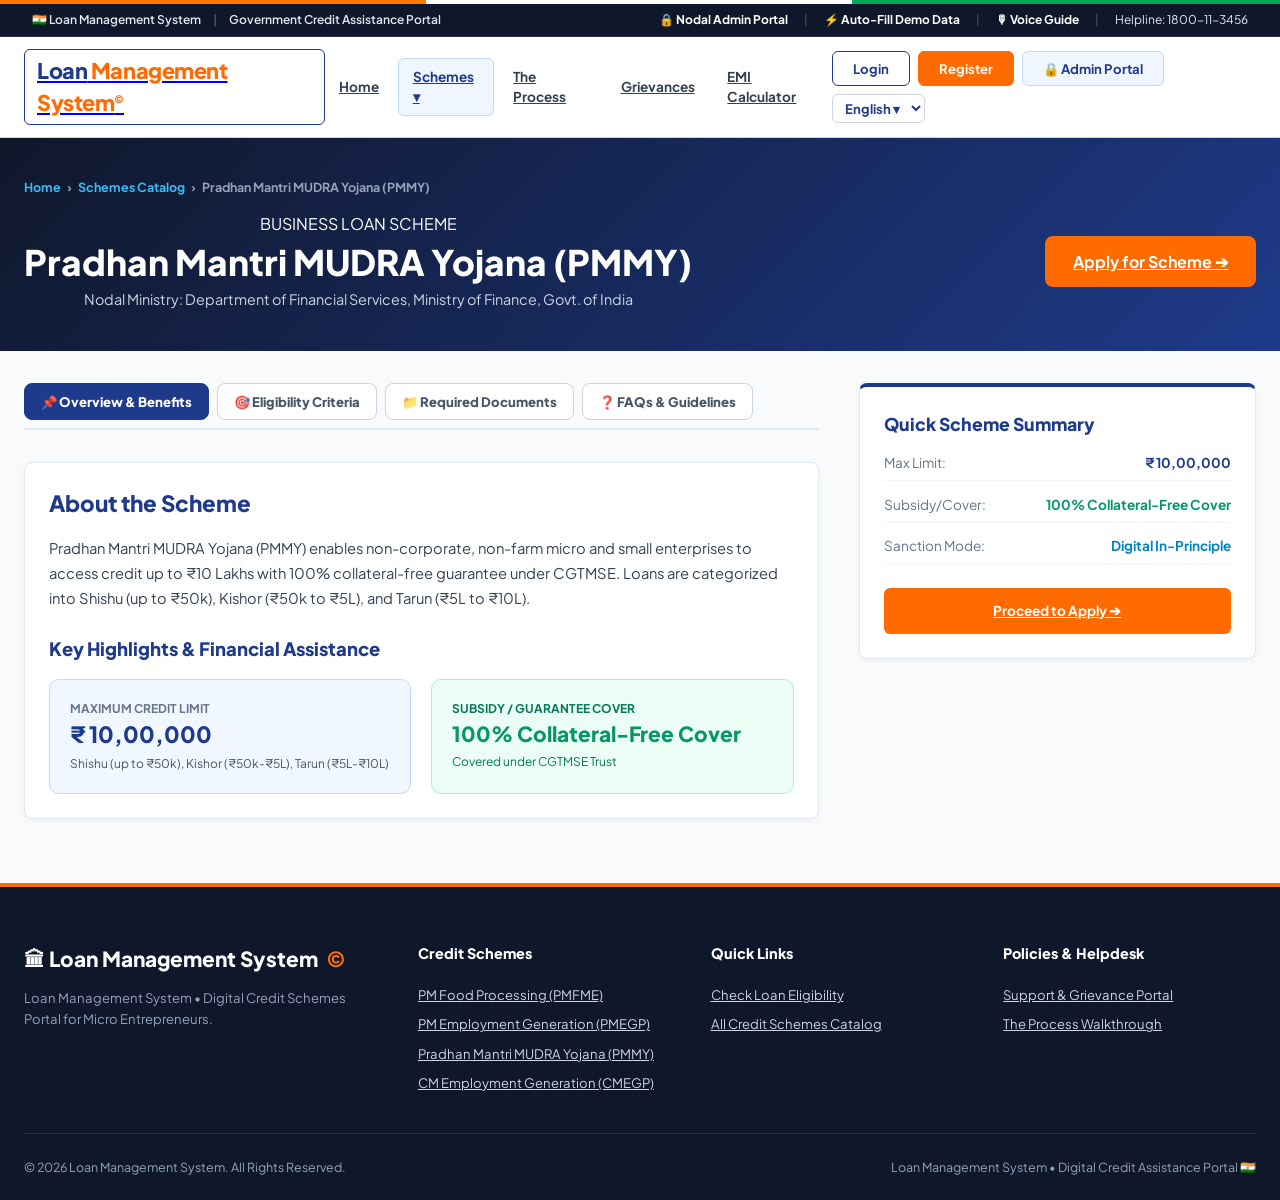
<file: scheme-detail.html>
<!DOCTYPE html>
<html lang="en">
<head>
  <meta charset="UTF-8">
  <meta name="viewport" content="width=device-width, initial-scale=1.0">
  <title>Loan Management System | Scheme Details</title>
  <meta name="description" content="Official Government Scheme Detailed Information, Eligibility Criteria, Subsidies, and Application Guidelines.">
  <link rel="preconnect" href="https://fonts.googleapis.com">
  <link rel="preconnect" href="https://fonts.gstatic.com" crossorigin>
  <link href="https://fonts.googleapis.com/css2?family=Plus+Jakarta+Sans:wght@400;500;600;700;800;900&display=swap" rel="stylesheet">
  <link rel="stylesheet" href="css/style.css">
</head>
<body>

  <!-- Official Tricolor Accent Line -->
  <div class="gov-tricolor-strip"></div>

  <!-- Top Government Header Strip -->
  <div class="top-gov-strip">
    <div class="top-gov-strip-left">
      <span>🇮🇳 Loan Management System</span>
      <span class="gov-strip-sep" style="color:#475569">|</span>
      <span>Government Credit Assistance Portal</span>
    </div>
    <div class="top-gov-strip-right">
      <span class="gov-strip-action" onclick="window.location.href='admin.html'">🔒 Nodal Admin Portal</span>
      <span class="gov-strip-sep" style="color:#475569">|</span>
      <span class="gov-strip-action" onclick="prefillRahulKumarData()">⚡ Auto-Fill Demo Data</span>
      <span class="gov-strip-sep" style="color:#475569">|</span>
      <span class="gov-strip-action" onclick="toggleVoiceModal()">🎙 Voice Guide</span>
      <span class="gov-strip-sep" style="color:#475569">|</span>
      <span>Helpline: 1800-11-3456</span>
    </div>
  </div>

  <!-- Main Header Navbar -->
  <header class="gov-navbar">
    <div class="gov-navbar-container">
      
      <!-- Logo Box -->
      <a href="index.html" class="js-logo-box">
        <div class="js-logo-text">Loan<span> Management System</span><span class="js-logo-copy">©</span></div>
      </a>

      <!-- Mobile Header Controls (Login + Hamburger) -->
      <div class="mobile-navbar-right-controls">
        <button class="btn-js-login mobile-nav-login-btn" onclick="openAuthModal('login')">🔑 Login</button>
        <button class="gov-hamburger-btn" id="mobileMenuBtn" onclick="toggleMobileMenu()" aria-label="Toggle Navigation">☰</button>
      </div>

      <!-- Navigation Links with Interactive Schemes Dropdown -->
      <ul class="gov-nav-menu">
        <li><a href="index.html" class="gov-nav-item">Home</a></li>
        
        <li class="nav-dropdown-wrapper">
          <a href="schemes.html" class="gov-nav-item active">Schemes ▾</a>
          <div class="dropdown-menu-box">
            <a href="scheme-detail.html?id=PMFME" class="dropdown-item">
              <div class="dropdown-icon-badge">🍲</div>
              <div>
                <div class="dropdown-item-title">PM Formalisation of Micro Food Processing (PMFME)</div>
                <div class="dropdown-item-sub">35% Credit-Linked Capital Subsidy</div>
              </div>
            </a>
            <a href="scheme-detail.html?id=PMEGP" class="dropdown-item">
              <div class="dropdown-icon-badge">🏭</div>
              <div>
                <div class="dropdown-item-title">Prime Minister's Employment Generation (PMEGP)</div>
                <div class="dropdown-item-sub">Up to ₹50 Lakhs (15% to 35% Subsidy)</div>
              </div>
            </a>
            <a href="scheme-detail.html?id=MUDRA" class="dropdown-item">
              <div class="dropdown-icon-badge">💼</div>
              <div>
                <div class="dropdown-item-title">Pradhan Mantri MUDRA Yojana (PMMY)</div>
                <div class="dropdown-item-sub">Loans up to ₹10 Lakhs (100% Collateral Free)</div>
              </div>
            </a>
            <a href="scheme-detail.html?id=CMEGP" class="dropdown-item">
              <div class="dropdown-icon-badge">🏛</div>
              <div>
                <div class="dropdown-item-title">Chief Minister Employment Generation (CMEGP)</div>
                <div class="dropdown-item-sub">Soft Loan & Capital Subsidy up to 35%</div>
              </div>
            </a>
            <div style="border-top:1px solid #e2e8f0; margin:0.35rem 0;"></div>
            <a href="schemes.html" class="dropdown-item" style="background:#eff6ff;">
              <div class="dropdown-icon-badge" style="background:#2563eb; color:#fff;">📜</div>
              <div>
                <div class="dropdown-item-title" style="color:#2563eb;">View All 4 Government Schemes</div>
                <div class="dropdown-item-sub">Explore full catalog & criteria</div>
              </div>
            </a>
          </div>
        </li>

        <li><a href="process.html" class="gov-nav-item">The Process</a></li>
        <li><a href="grievances.html" class="gov-nav-item">Grievances</a></li>
        <li><a href="index.html#section-calculator" class="gov-nav-item">EMI Calculator</a></li>

        <li class="mobile-nav-actions-item">
          <div class="mobile-nav-actions-box">
            <button class="btn-js-login" onclick="openAuthModal('login')">🔑 Login</button>
            <button class="btn-js-register" onclick="openAuthModal('register')">📝 Register</button>
            <button class="btn-js-login" style="background:#eff6ff; color:#1e3a8a; border:1px solid #bfdbfe;" onclick="window.location.href='admin.html'">🔒 Admin Portal</button>
            <select onchange="changeLanguage(this.value)">
              <option value="en">🌐 English</option>
              <option value="hi">हिन्दी</option>
            </select>
          </div>
        </li>
      </ul>

      <!-- Right Action Buttons -->
      <div class="gov-nav-actions" id="nav-actions-box">
        <button class="btn-js-login" onclick="openAuthModal('login')">Login</button>
        <button class="btn-js-register" onclick="openAuthModal('register')">Register</button>
        <button class="btn-js-login" style="background:#eff6ff; color:#1e3a8a; border:1px solid #bfdbfe;" onclick="window.location.href='admin.html'">🔒 Admin Portal</button>
        <select id="lang-select" onchange="changeLanguage(this.value)" style="background:transparent; color:#1e3a8a; border:1.5px solid #cbd5e1; padding:4px 8px; border-radius:6px; font-size:0.82rem; font-weight:700; cursor:pointer;">
          <option value="en">English ▾</option>
          <option value="hi">हिन्दी</option>
        </select>
      </div>

    </div>
  </header>

  <!-- SCHEME DETAIL DYNAMIC HERO BANNER -->
  <section class="js-hero-fullwidth-section detail-hero-section">
    <div class="detail-hero-container">
      
      <!-- Breadcrumb -->
      <div class="detail-breadcrumb">
        <a href="index.html">Home</a> &nbsp;›&nbsp; 
        <a href="schemes.html">Schemes Catalog</a> &nbsp;›&nbsp; 
        <span id="detail-breadcrumb-title">Pradhan Mantri MUDRA Yojana</span>
      </div>

      <div class="detail-hero-row">
        <div>
          <span class="gov-badge gov-badge-orange" id="detail-category-badge">BUSINESS LOAN SCHEME</span>
          <h1 class="detail-hero-title" id="detail-scheme-title">
            Pradhan Mantri MUDRA Yojana (PMMY)
          </h1>
          <p class="detail-hero-subtext" id="detail-scheme-ministry">
            Nodal Ministry: Department of Financial Services, Ministry of Finance, Govt. of India
          </p>
        </div>

        <div class="detail-hero-action-box">
          <a href="#" id="detail-apply-top-btn" class="btn-gov-saffron detail-apply-btn">
            Apply for Scheme ➔
          </a>
        </div>
      </div>

    </div>
  </section>

  <!-- MAIN CONTENT CONTAINER -->
  <main class="detail-main-container">
    
    <div class="detail-layout-grid">
      
      <!-- LEFT COLUMN: DEEP SCHEME INFORMATION -->
      <div>
        
        <!-- Tab Navigation Buttons -->
        <div class="grv-tab-btn-row" style="margin-bottom:2rem;">
          <button class="grv-tab-btn active" onclick="switchDetailTab('overview', this)">📌 Overview & Benefits</button>
          <button class="grv-tab-btn" onclick="switchDetailTab('eligibility', this)">🎯 Eligibility Criteria</button>
          <button class="grv-tab-btn" onclick="switchDetailTab('documents', this)">📁 Required Documents</button>
          <button class="grv-tab-btn" onclick="switchDetailTab('faqs', this)">❓ FAQs & Guidelines</button>
        </div>

        <!-- TAB 1: OVERVIEW & BENEFITS -->
        <div id="detail-tab-overview" class="gov-card" style="background:#ffffff; margin-bottom:2rem;">
          <h3 style="font-size:1.4rem; font-weight:900; color:#1e3a8a; margin-bottom:1rem;">About the Scheme</h3>
          <p style="font-size:0.92rem; color:#334155; line-height:1.7; margin-bottom:1.5rem;" id="detail-full-overview">
            Pradhan Mantri MUDRA Yojana (PMMY) is a flagship scheme of Government of India to enable a micro enterprise to secure credit up to ₹10 Lakhs without any collateral guarantee. Loans are provided by Banks, NBFCs, and MFIs.
          </p>

          <h4 style="font-size:1.15rem; font-weight:800; color:#1e3a8a; margin-bottom:1rem;">Key Highlights & Financial Assistance</h4>
          
          <div style="display:grid; grid-template-columns: 1fr 1fr; gap:1.25rem;" id="detail-highlights-grid">
            <div style="background:#f0f7ff; border:1.5px solid #bfdbfe; padding:1.25rem; border-radius:10px;">
              <div style="font-size:0.75rem; color:#64748b; font-weight:700;">MAXIMUM CREDIT LIMIT</div>
              <div style="font-size:1.4rem; font-weight:900; color:#1e3a8a;" id="detail-max-limit">₹ 10,00,000</div>
              <div style="font-size:0.75rem; color:#475569; margin-top:0.25rem;">Shishu (up to ₹50k), Kishor (₹50k-₹5L), Tarun (₹5L-₹10L)</div>
            </div>

            <div style="background:#ecfdf5; border:1.5px solid #a7f3d0; padding:1.25rem; border-radius:10px;">
              <div style="font-size:0.75rem; color:#047857; font-weight:700;">SUBSIDY / GUARANTEE COVER</div>
              <div style="font-size:1.3rem; font-weight:900; color:#059669;" id="detail-subsidy-cover">100% Collateral-Free</div>
              <div style="font-size:0.75rem; color:#047857; margin-top:0.25rem;">Covered under CGTMSE Trust</div>
            </div>
          </div>
        </div>

        <!-- TAB 2: ELIGIBILITY CRITERIA -->
        <div id="detail-tab-eligibility" class="gov-card" style="display:none; background:#ffffff; margin-bottom:2rem;">
          <h3 style="font-size:1.4rem; font-weight:900; color:#1e3a8a; margin-bottom:1rem;">Who Can Apply?</h3>
          <ul style="list-style:none; display:flex; flex-direction:column; gap:0.85rem; font-size:0.9rem; color:#334155;" id="detail-eligibility-list">
            <li style="display:flex; gap:0.75rem; align-items:flex-start;">
              <span style="color:#059669; font-weight:900;">✓</span>
              <span>Individual micro-entrepreneurs, proprietary firms, partnerships, or LLPs.</span>
            </li>
            <li style="display:flex; gap:0.75rem; align-items:flex-start;">
              <span style="color:#059669; font-weight:900;">✓</span>
              <span>Age of applicant must be minimum 18 years and maximum 65 years.</span>
            </li>
            <li style="display:flex; gap:0.75rem; align-items:flex-start;">
              <span style="color:#059669; font-weight:900;">✓</span>
              <span>Non-farm sector income generating activities in manufacturing, trading, or services.</span>
            </li>
          </ul>
        </div>

        <!-- TAB 3: REQUIRED DOCUMENTS -->
        <div id="detail-tab-documents" class="gov-card" style="display:none; background:#ffffff; margin-bottom:2rem;">
          <h3 style="font-size:1.4rem; font-weight:900; color:#1e3a8a; margin-bottom:1rem;">Mandatory Documents Checklist</h3>
          
          <div style="display:grid; grid-template-columns: 1fr 1fr; gap:1rem;" id="detail-docs-checklist">
            <div style="background:#f8fafc; border:1px solid #cbd5e1; padding:1rem; border-radius:8px; display:flex; align-items:center; gap:0.75rem;">
              <span style="font-size:1.5rem;">🪪</span>
              <div>
                <div style="font-weight:800; font-size:0.88rem; color:#1e3a8a;">Aadhaar Card</div>
                <div style="font-size:0.72rem; color:#64748b;">Identity & Address Proof</div>
              </div>
            </div>

            <div style="background:#f8fafc; border:1px solid #cbd5e1; padding:1rem; border-radius:8px; display:flex; align-items:center; gap:0.75rem;">
              <span style="font-size:1.5rem;">💳</span>
              <div>
                <div style="font-weight:800; font-size:0.88rem; color:#1e3a8a;">PAN Card</div>
                <div style="font-size:0.72rem; color:#64748b;">Income Tax Identifier</div>
              </div>
            </div>

            <div style="background:#f8fafc; border:1px solid #cbd5e1; padding:1rem; border-radius:8px; display:flex; align-items:center; gap:0.75rem;">
              <span style="font-size:1.5rem;">🏦</span>
              <div>
                <div style="font-weight:800; font-size:0.88rem; color:#1e3a8a;">Bank Statement (6 Months)</div>
                <div style="font-size:0.72rem; color:#64748b;">Financial Performance Proof</div>
              </div>
            </div>

            <div style="background:#f8fafc; border:1px solid #cbd5e1; padding:1rem; border-radius:8px; display:flex; align-items:center; gap:0.75rem;">
              <span style="font-size:1.5rem;">🏢</span>
              <div>
                <div style="font-weight:800; font-size:0.88rem; color:#1e3a8a;">Udyam Registration</div>
                <div style="font-size:0.72rem; color:#64748b;">MSME Registration Certificate</div>
              </div>
            </div>
          </div>
        </div>

        <!-- TAB 4: FAQS & GUIDELINES -->
        <div id="detail-tab-faqs" class="gov-card" style="display:none; background:#ffffff; margin-bottom:2rem;">
          <h3 style="font-size:1.4rem; font-weight:900; color:#1e3a8a; margin-bottom:1rem;">Frequently Asked Questions</h3>
          
          <div class="faq-item" style="border:1px solid #e2e8f0; border-radius:8px; padding:1rem; margin-bottom:0.75rem;">
            <div style="font-weight:800; color:#1e3a8a; cursor:pointer;" onclick="toggleFaqAccordion(101)">
              ❓ Is collateral security required for this scheme?
            </div>
            <div id="faq-ans-101" class="faq-answer-body" style="display:none;">
              No collateral security is required. The loan is covered under Credit Guarantee Funds for Micro Units (CGFMU) / CGTMSE.
            </div>
          </div>

          <div class="faq-item" style="border:1px solid #e2e8f0; border-radius:8px; padding:1rem;">
            <div style="font-weight:800; color:#1e3a8a; cursor:pointer;" onclick="toggleFaqAccordion(102)">
              ❓ What is the repayment tenure?
            </div>
            <div id="faq-ans-102" class="faq-answer-body" style="display:none;">
              Repayment tenure ranges between 3 years to 7 years depending on loan size and business cash flows.
            </div>
          </div>
        </div>

      </div>

      <!-- RIGHT SIDEBAR: QUICK ACTION SUMMARY -->
      <div>
        <div class="gov-card" style="background:#ffffff; border-top:4px solid #1e3a8a; position:sticky; top:100px;">
          <h4 style="font-size:1.1rem; font-weight:800; color:#1e3a8a; margin-bottom:1rem;">Quick Scheme Summary</h4>
          
          <div style="display:flex; flex-direction:column; gap:0.85rem; font-size:0.85rem; margin-bottom:1.5rem;">
            <div style="display:flex; justify-content:space-between; border-bottom:1px solid #f1f5f9; padding-bottom:0.4rem;">
              <span style="color:#64748b;">Max Limit:</span>
              <strong style="color:#1e3a8a;" id="side-max-limit">₹ 10,00,000</strong>
            </div>
            <div style="display:flex; justify-content:space-between; border-bottom:1px solid #f1f5f9; padding-bottom:0.4rem;">
              <span style="color:#64748b;">Subsidy/Cover:</span>
              <strong style="color:#059669;" id="side-subsidy">100% Guarantee Cover</strong>
            </div>
            <div style="display:flex; justify-content:space-between; border-bottom:1px solid #f1f5f9; padding-bottom:0.4rem;">
              <span style="color:#64748b;">Sanction Mode:</span>
              <strong style="color:#0284c7;">Digital In-Principle</strong>
            </div>
          </div>

          <a href="#" id="side-apply-btn" class="btn-gov-saffron" style="width:100%; justify-content:center; padding:0.8rem;">
            Proceed to Apply ➔
          </a>
        </div>
      </div>

    </div>

  </main>

  <!-- AUTHENTICATION MODAL -->
  <div id="auth-modal" class="auth-modal-backdrop" style="display:none;" onclick="closeAuthModal(event)">
    <div class="auth-modal-card" onclick="event.stopPropagation()">
      <div class="auth-tab-row">
        <button class="auth-tab-btn active" id="auth-tab-login" onclick="switchAuthTab('login')">Login</button>
        <button class="auth-tab-btn" id="auth-tab-register" onclick="switchAuthTab('register')">Register</button>
      </div>

      <form id="form-auth-login" onsubmit="handleAuthLogin(event)">
        <div class="form-group">
          <label class="form-label">Email Address / Mobile</label>
          <input type="text" id="auth-login-email" class="form-input" value="rahul.kumar@shreegeneral.in" required>
        </div>
        <div class="form-group">
          <label class="form-label">Password</label>
          <input type="password" id="auth-login-password" class="form-input" value="password123" required>
        </div>
        <div class="form-group">
          <label class="form-label">User Role</label>
          <select id="auth-login-role" class="form-select">
            <option value="APPLICANT">Borrower / Micro Entrepreneur</option>
            <option value="ADMIN">Nodal Officer (Admin Desk)</option>
          </select>
        </div>
        <button type="submit" class="btn-gov-saffron" style="width:100%; justify-content:center; padding:0.8rem; margin-top:0.5rem;">Login to Account ➔</button>
      </form>

      <form id="form-auth-register" onsubmit="handleAuthRegister(event)" style="display:none;">
        <div class="form-group">
          <label class="form-label">Full Name</label>
          <input type="text" id="auth-reg-name" class="form-input" value="Rahul Kumar" required>
        </div>
        <div class="form-group">
          <label class="form-label">Email Address</label>
          <input type="email" id="auth-reg-email" class="form-input" value="rahul.kumar@shreegeneral.in" required>
        </div>
        <div class="form-group">
          <label class="form-label">Create Password</label>
          <input type="password" id="auth-reg-pass" class="form-input" value="password123" required>
        </div>
        <button type="submit" class="btn-gov-saffron" style="width:100%; justify-content:center; padding:0.8rem; margin-top:0.5rem;">Register New Account ➔</button>
      </form>
    </div>
  </div>

  <div id="toast-container" class="toast-container"></div>

  <!-- FOOTER -->
  <footer>
    <div class="footer-container">
      <div>
        <div class="footer-brand-title">🏛 Loan Management System<span>©</span></div>
        <p class="footer-desc">Loan Management System • Digital Credit Schemes Portal for Micro Entrepreneurs.</p>
      </div>

      <div>
        <div class="footer-column-title">Credit Schemes</div>
        <ul class="footer-link-list">
          <li><a href="scheme-detail.html?id=PMFME">PM Food Processing (PMFME)</a></li>
          <li><a href="scheme-detail.html?id=PMEGP">PM Employment Generation (PMEGP)</a></li>
          <li><a href="scheme-detail.html?id=MUDRA">Pradhan Mantri MUDRA Yojana (PMMY)</a></li>
          <li><a href="scheme-detail.html?id=CMEGP">CM Employment Generation (CMEGP)</a></li>
        </ul>
      </div>

      <div>
        <div class="footer-column-title">Quick Links</div>
        <ul class="footer-link-list">
          <li><a href="apply.html?step=1">Check Loan Eligibility</a></li>
          <li><a href="schemes.html">All Credit Schemes Catalog</a></li>
        </ul>
      </div>

      <div>
        <div class="footer-column-title">Policies & Helpdesk</div>
        <ul class="footer-link-list">
          <li><a href="grievances.html">Support & Grievance Portal</a></li>
          <li><a href="process.html">The Process Walkthrough</a></li>
        </ul>
      </div>
    </div>

    <div class="footer-bottom-bar">
      <div>© 2026 Loan Management System. All Rights Reserved.</div>
      <div>Loan Management System • Digital Credit Assistance Portal 🇮🇳</div>
    </div>
  </footer>

  <script src="js/app.js"></script>
</body>
</html>
</file>
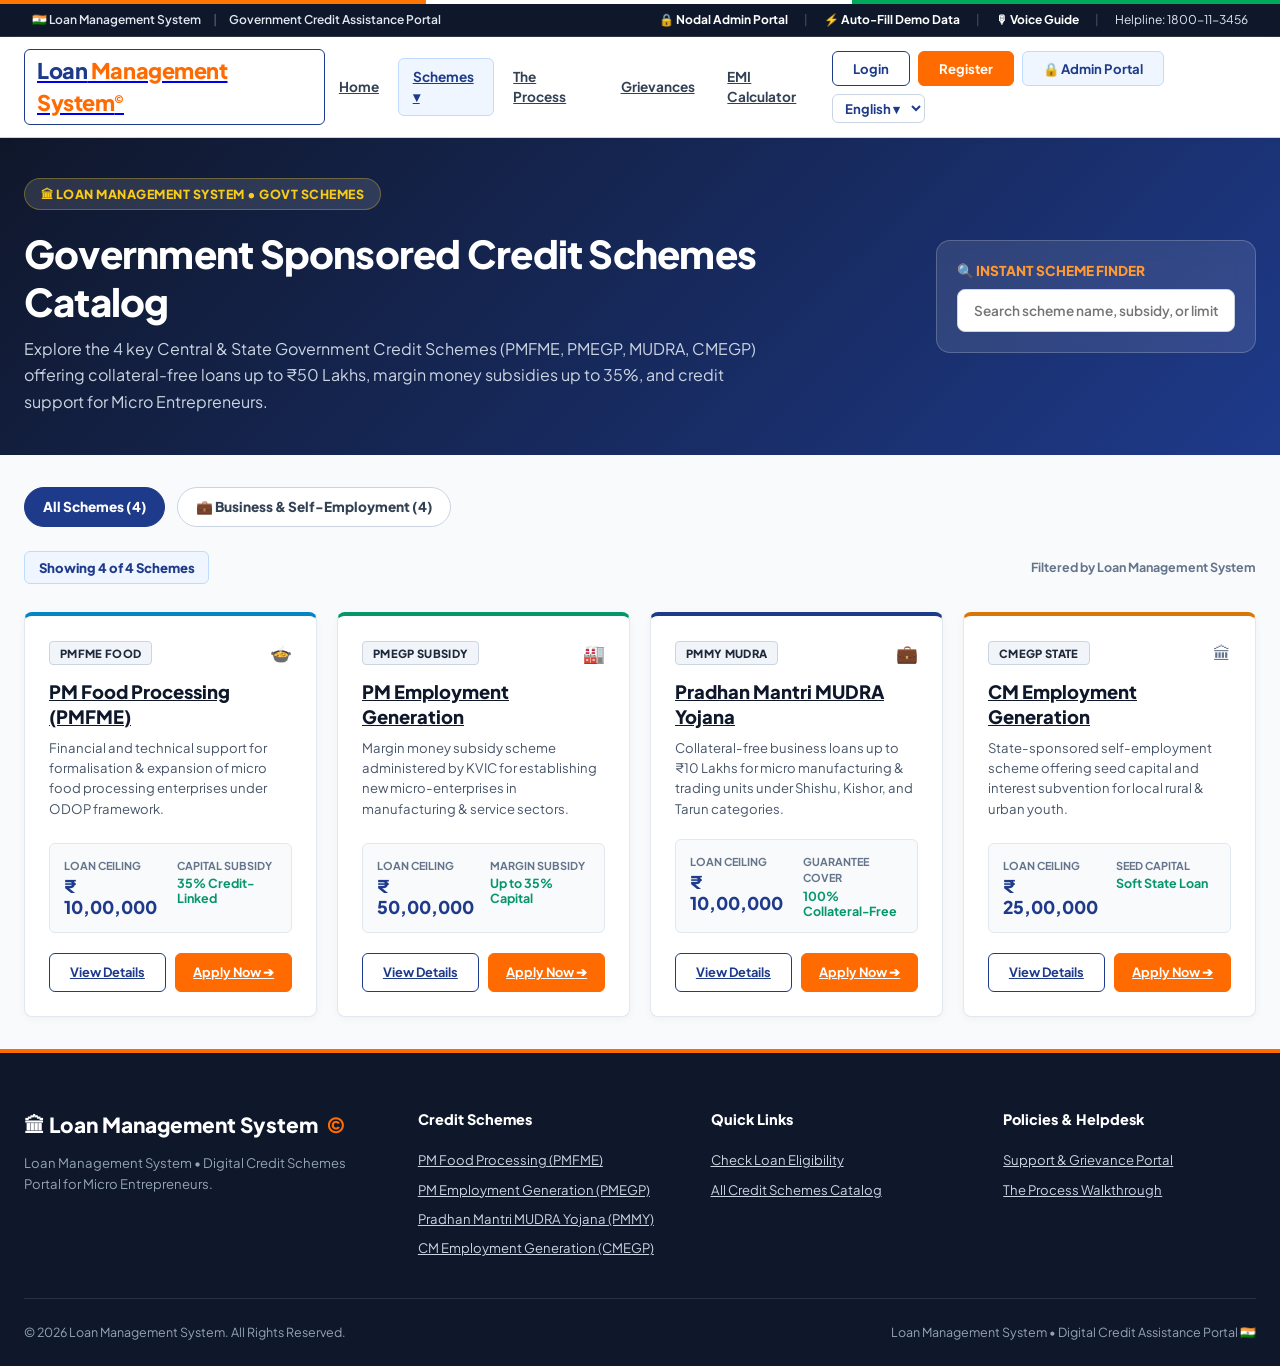
<file: schemes.html>
<!DOCTYPE html>
<html lang="en">
<head>
  <meta charset="UTF-8">
  <meta name="viewport" content="width=device-width, initial-scale=1.0">
  <title>Loan Management System | Schemes Catalog</title>
  <meta name="description" content="Explore Central & State Government Sponsored Credit Subsidy Schemes for Micro Enterprises.">
  <link rel="preconnect" href="https://fonts.googleapis.com">
  <link rel="preconnect" href="https://fonts.gstatic.com" crossorigin>
  <link href="https://fonts.googleapis.com/css2?family=Plus+Jakarta+Sans:wght@400;500;600;700;800;900&display=swap" rel="stylesheet">
  <link rel="stylesheet" href="css/style.css">
</head>
<body>

  <!-- Official Tricolor Accent Line -->
  <div class="gov-tricolor-strip"></div>

  <!-- Top Government Header Strip -->
  <div class="top-gov-strip">
    <div class="top-gov-strip-left">
      <span>🇮🇳 Loan Management System</span>
      <span class="gov-strip-sep" style="color:#475569">|</span>
      <span>Government Credit Assistance Portal</span>
    </div>
    <div class="top-gov-strip-right">
      <span class="gov-strip-action" onclick="window.location.href='admin.html'">🔒 Nodal Admin Portal</span>
      <span class="gov-strip-sep" style="color:#475569">|</span>
      <span class="gov-strip-action" onclick="prefillRahulKumarData()">⚡ Auto-Fill Demo Data</span>
      <span class="gov-strip-sep" style="color:#475569">|</span>
      <span class="gov-strip-action" onclick="toggleVoiceModal()">🎙 Voice Guide</span>
      <span class="gov-strip-sep" style="color:#475569">|</span>
      <span>Helpline: 1800-11-3456</span>
    </div>
  </div>

  <!-- Main Header Navbar -->
  <header class="gov-navbar">
    <div class="gov-navbar-container">
      
      <!-- Logo Box -->
      <a href="index.html" class="js-logo-box">
        <div class="js-logo-text">Loan<span> Management System</span><span class="js-logo-copy">©</span></div>
      </a>

      <!-- Mobile Header Controls (Login + Hamburger) -->
      <div class="mobile-navbar-right-controls">
        <button class="btn-js-login mobile-nav-login-btn" onclick="openAuthModal('login')">🔑 Login</button>
        <button class="gov-hamburger-btn" id="mobileMenuBtn" onclick="toggleMobileMenu()" aria-label="Toggle Navigation">☰</button>
      </div>

      <!-- Navigation Links with Interactive Schemes Dropdown -->
      <ul class="gov-nav-menu">
        <li><a href="index.html" class="gov-nav-item">Home</a></li>
        
        <li class="nav-dropdown-wrapper">
          <a href="schemes.html" class="gov-nav-item active">Schemes ▾</a>
          <div class="dropdown-menu-box">
            <a href="scheme-detail.html?id=PMFME" class="dropdown-item">
              <div class="dropdown-icon-badge">🍲</div>
              <div>
                <div class="dropdown-item-title">PM Formalisation of Micro Food Processing (PMFME)</div>
                <div class="dropdown-item-sub">35% Credit-Linked Capital Subsidy</div>
              </div>
            </a>
            <a href="scheme-detail.html?id=PMEGP" class="dropdown-item">
              <div class="dropdown-icon-badge">🏭</div>
              <div>
                <div class="dropdown-item-title">Prime Minister's Employment Generation (PMEGP)</div>
                <div class="dropdown-item-sub">Up to ₹50 Lakhs (15% to 35% Subsidy)</div>
              </div>
            </a>
            <a href="scheme-detail.html?id=MUDRA" class="dropdown-item">
              <div class="dropdown-icon-badge">💼</div>
              <div>
                <div class="dropdown-item-title">Pradhan Mantri MUDRA Yojana (PMMY)</div>
                <div class="dropdown-item-sub">Loans up to ₹10 Lakhs (100% Collateral Free)</div>
              </div>
            </a>
            <a href="scheme-detail.html?id=CMEGP" class="dropdown-item">
              <div class="dropdown-icon-badge">🏛</div>
              <div>
                <div class="dropdown-item-title">Chief Minister Employment Generation (CMEGP)</div>
                <div class="dropdown-item-sub">Soft Loan & Capital Subsidy up to 35%</div>
              </div>
            </a>
            <div style="border-top:1px solid #e2e8f0; margin:0.35rem 0;"></div>
            <a href="schemes.html" class="dropdown-item" style="background:#eff6ff;">
              <div class="dropdown-icon-badge" style="background:#2563eb; color:#fff;">📜</div>
              <div>
                <div class="dropdown-item-title" style="color:#2563eb;">View All 4 Government Schemes</div>
                <div class="dropdown-item-sub">Explore full catalog & criteria</div>
              </div>
            </a>
          </div>
        </li>

        <li><a href="process.html" class="gov-nav-item">The Process</a></li>
        <li><a href="grievances.html" class="gov-nav-item">Grievances</a></li>
        <li><a href="index.html#section-calculator" class="gov-nav-item">EMI Calculator</a></li>

        <li class="mobile-nav-actions-item">
          <div class="mobile-nav-actions-box">
            <button class="btn-js-login" onclick="openAuthModal('login')">🔑 Login</button>
            <button class="btn-js-register" onclick="openAuthModal('register')">📝 Register</button>
            <button class="btn-js-login" style="background:#eff6ff; color:#1e3a8a; border:1px solid #bfdbfe;" onclick="window.location.href='admin.html'">🔒 Admin Portal</button>
            <select onchange="changeLanguage(this.value)">
              <option value="en">🌐 English</option>
              <option value="hi">हिन्दी</option>
            </select>
          </div>
        </li>
      </ul>

      <!-- Right Action Buttons -->
      <div class="gov-nav-actions" id="nav-actions-box">
        <button class="btn-js-login" onclick="openAuthModal('login')">Login</button>
        <button class="btn-js-register" onclick="openAuthModal('register')">Register</button>
        <button class="btn-js-login" style="background:#eff6ff; color:#1e3a8a; border:1px solid #bfdbfe;" onclick="window.location.href='admin.html'">🔒 Admin Portal</button>
        <select id="lang-select" onchange="changeLanguage(this.value)" style="background:transparent; color:#1e3a8a; border:1.5px solid #cbd5e1; padding:4px 8px; border-radius:6px; font-size:0.82rem; font-weight:700; cursor:pointer;">
          <option value="en">English ▾</option>
          <option value="hi">हिन्दी</option>
        </select>
      </div>

    </div>
  </header>

  <!-- SCHEMES PAGE EXECUTIVE HERO BANNER -->
  <section class="js-hero-fullwidth-section scheme-hero-section">
    <div class="scheme-hero-flex-wrapper">
      <div class="scheme-hero-text-col">
        <div class="hero-govt-tag">🏛 Loan Management System • Govt Schemes</div>
        <h1 class="js-hero-title scheme-hero-title">
          Government Sponsored Credit Schemes Catalog
        </h1>
        <p class="js-hero-subtext scheme-hero-subtext">
          Explore the 4 key Central & State Government Credit Schemes (PMFME, PMEGP, MUDRA, CMEGP) offering collateral-free loans up to ₹50 Lakhs, margin money subsidies up to 35%, and credit support for Micro Entrepreneurs.
        </p>
      </div>
      <div class="scheme-search-box-wrapper">
        <div class="scheme-search-card">
          <label class="scheme-search-label">🔍 Instant Scheme Finder</label>
          <input type="text" id="scheme-search-input" class="form-input scheme-search-input" placeholder="Search scheme name, subsidy, or limit..." onkeyup="filterSchemesList(this.value)">
        </div>
      </div>
    </div>
  </section>

  <!-- MAIN CONTENT CONTAINER -->
  <main class="schemes-main-container">
    
    <!-- Category Filter Pills -->
    <div class="scheme-filter-tab-bar">
      <div class="scheme-filter-pill active" onclick="filterSchemeCategory('all', this)">All Schemes (4)</div>
      <div class="scheme-filter-pill" onclick="filterSchemeCategory('business', this)">💼 Business & Self-Employment (4)</div>
    </div>

    <!-- Active Result Count Status Badge -->
    <div class="scheme-count-status-row">
      <span id="scheme-count-status" class="scheme-count-badge">
        Showing 4 of 4 Schemes
      </span>
      <span class="scheme-count-subtext">Filtered by Loan Management System</span>
    </div>

    <!-- Clean & Professional Cards Grid -->
    <div class="card-grid" id="scheme-cards-container">
      
      <!-- 1. PMFME -->
      <div class="scheme-clean-card" data-cat="business" style="border-top-color:#0284c7;">
        <div>
          <div class="scheme-card-tag-row">
            <span class="scheme-pill-tag">PMFME FOOD</span>
            <span style="font-size:1.1rem; color:#64748b;">🍲</span>
          </div>
          <h3 class="scheme-card-header-title"><a href="scheme-detail.html?id=PMFME">PM Food Processing (PMFME)</a></h3>
          <p class="scheme-card-description">
            Financial and technical support for formalisation & expansion of micro food processing enterprises under ODOP framework.
          </p>
        </div>

        <div>
          <div class="scheme-card-metrics-box">
            <div>
              <div class="metric-label-txt">LOAN CEILING</div>
              <div class="metric-value-num">₹ 10,00,000</div>
            </div>
            <div>
              <div class="metric-label-txt">CAPITAL SUBSIDY</div>
              <div class="metric-value-sub">35% Credit-Linked</div>
            </div>
          </div>
          <div class="scheme-card-actions">
            <a href="scheme-detail.html?id=PMFME" class="btn-card-secondary">View Details</a>
            <a href="apply.html?step=2&scheme=PMFME" class="btn-card-primary">Apply Now ➔</a>
          </div>
        </div>
      </div>

      <!-- 2. PMEGP -->
      <div class="scheme-clean-card" data-cat="business" style="border-top-color:#059669;">
        <div>
          <div class="scheme-card-tag-row">
            <span class="scheme-pill-tag">PMEGP SUBSIDY</span>
            <span style="font-size:1.1rem; color:#64748b;">🏭</span>
          </div>
          <h3 class="scheme-card-header-title"><a href="scheme-detail.html?id=PMEGP">PM Employment Generation</a></h3>
          <p class="scheme-card-description">
            Margin money subsidy scheme administered by KVIC for establishing new micro-enterprises in manufacturing & service sectors.
          </p>
        </div>

        <div>
          <div class="scheme-card-metrics-box">
            <div>
              <div class="metric-label-txt">LOAN CEILING</div>
              <div class="metric-value-num">₹ 50,00,000</div>
            </div>
            <div>
              <div class="metric-label-txt">MARGIN SUBSIDY</div>
              <div class="metric-value-sub">Up to 35% Capital</div>
            </div>
          </div>
          <div class="scheme-card-actions">
            <a href="scheme-detail.html?id=PMEGP" class="btn-card-secondary">View Details</a>
            <a href="apply.html?step=2&scheme=PMEGP" class="btn-card-primary">Apply Now ➔</a>
          </div>
        </div>
      </div>

      <!-- 3. MUDRA -->
      <div class="scheme-clean-card" data-cat="business" style="border-top-color:#1e3a8a;">
        <div>
          <div class="scheme-card-tag-row">
            <span class="scheme-pill-tag">PMMY MUDRA</span>
            <span style="font-size:1.1rem; color:#64748b;">💼</span>
          </div>
          <h3 class="scheme-card-header-title"><a href="scheme-detail.html?id=MUDRA">Pradhan Mantri MUDRA Yojana</a></h3>
          <p class="scheme-card-description">
            Collateral-free business loans up to ₹10 Lakhs for micro manufacturing & trading units under Shishu, Kishor, and Tarun categories.
          </p>
        </div>

        <div>
          <div class="scheme-card-metrics-box">
            <div>
              <div class="metric-label-txt">LOAN CEILING</div>
              <div class="metric-value-num">₹ 10,00,000</div>
            </div>
            <div>
              <div class="metric-label-txt">GUARANTEE COVER</div>
              <div class="metric-value-sub">100% Collateral-Free</div>
            </div>
          </div>
          <div class="scheme-card-actions">
            <a href="scheme-detail.html?id=MUDRA" class="btn-card-secondary">View Details</a>
            <a href="apply.html?step=2&scheme=MUDRA" class="btn-card-primary">Apply Now ➔</a>
          </div>
        </div>
      </div>

      <!-- 4. CMEGP -->
      <div class="scheme-clean-card" data-cat="business" style="border-top-color:#d97706;">
        <div>
          <div class="scheme-card-tag-row">
            <span class="scheme-pill-tag">CMEGP STATE</span>
            <span style="font-size:1.1rem; color:#64748b;">🏛</span>
          </div>
          <h3 class="scheme-card-header-title"><a href="scheme-detail.html?id=CMEGP">CM Employment Generation</a></h3>
          <p class="scheme-card-description">
            State-sponsored self-employment scheme offering seed capital and interest subvention for local rural & urban youth.
          </p>
        </div>

        <div>
          <div class="scheme-card-metrics-box">
            <div>
              <div class="metric-label-txt">LOAN CEILING</div>
              <div class="metric-value-num">₹ 25,00,000</div>
            </div>
            <div>
              <div class="metric-label-txt">SEED CAPITAL</div>
              <div class="metric-value-sub">Soft State Loan</div>
            </div>
          </div>
          <div class="scheme-card-actions">
            <a href="scheme-detail.html?id=CMEGP" class="btn-card-secondary">View Details</a>
            <a href="apply.html?step=2&scheme=CMEGP" class="btn-card-primary">Apply Now ➔</a>
          </div>
        </div>
      </div>

    </div>

  </main>

  <!-- AUTHENTICATION MODAL -->
  <div id="auth-modal" class="auth-modal-backdrop" style="display:none;" onclick="closeAuthModal(event)">
    <div class="auth-modal-card" onclick="event.stopPropagation()">
      <div class="auth-tab-row">
        <button class="auth-tab-btn active" id="auth-tab-login" onclick="switchAuthTab('login')">Login</button>
        <button class="auth-tab-btn" id="auth-tab-register" onclick="switchAuthTab('register')">Register</button>
      </div>

      <form id="form-auth-login" onsubmit="handleAuthLogin(event)">
        <div class="form-group">
          <label class="form-label">Email Address / Mobile</label>
          <input type="text" id="auth-login-email" class="form-input" value="rahul.kumar@shreegeneral.in" required>
        </div>
        <div class="form-group">
          <label class="form-label">Password</label>
          <input type="password" id="auth-login-password" class="form-input" value="password123" required>
        </div>
        <div class="form-group">
          <label class="form-label">User Role</label>
          <select id="auth-login-role" class="form-select">
            <option value="APPLICANT">Borrower / Micro Entrepreneur</option>
            <option value="ADMIN">Nodal Officer (Admin Desk)</option>
          </select>
        </div>
        <button type="submit" class="btn-gov-saffron" style="width:100%; justify-content:center; padding:0.8rem; margin-top:0.5rem;">Login to Account ➔</button>
      </form>

      <form id="form-auth-register" onsubmit="handleAuthRegister(event)" style="display:none;">
        <div class="form-group">
          <label class="form-label">Full Name</label>
          <input type="text" id="auth-reg-name" class="form-input" value="Rahul Kumar" required>
        </div>
        <div class="form-group">
          <label class="form-label">Email Address</label>
          <input type="email" id="auth-reg-email" class="form-input" value="rahul.kumar@shreegeneral.in" required>
        </div>
        <div class="form-group">
          <label class="form-label">Create Password</label>
          <input type="password" id="auth-reg-pass" class="form-input" value="password123" required>
        </div>
        <button type="submit" class="btn-gov-saffron" style="width:100%; justify-content:center; padding:0.8rem; margin-top:0.5rem;">Register New Account ➔</button>
      </form>
    </div>
  </div>

  <div id="toast-container" class="toast-container"></div>

  <!-- FOOTER -->
  <footer>
    <div class="footer-container">
      <div>
        <div class="footer-brand-title">🏛 Loan Management System<span>©</span></div>
        <p class="footer-desc">Loan Management System • Digital Credit Schemes Portal for Micro Entrepreneurs.</p>
      </div>

      <div>
        <div class="footer-column-title">Credit Schemes</div>
        <ul class="footer-link-list">
          <li><a href="scheme-detail.html?id=PMFME">PM Food Processing (PMFME)</a></li>
          <li><a href="scheme-detail.html?id=PMEGP">PM Employment Generation (PMEGP)</a></li>
          <li><a href="scheme-detail.html?id=MUDRA">Pradhan Mantri MUDRA Yojana (PMMY)</a></li>
          <li><a href="scheme-detail.html?id=CMEGP">CM Employment Generation (CMEGP)</a></li>
        </ul>
      </div>

      <div>
        <div class="footer-column-title">Quick Links</div>
        <ul class="footer-link-list">
          <li><a href="apply.html?step=1">Check Loan Eligibility</a></li>
          <li><a href="schemes.html">All Credit Schemes Catalog</a></li>
        </ul>
      </div>

      <div>
        <div class="footer-column-title">Policies & Helpdesk</div>
        <ul class="footer-link-list">
          <li><a href="grievances.html">Support & Grievance Portal</a></li>
          <li><a href="process.html">The Process Walkthrough</a></li>
        </ul>
      </div>
    </div>

    <div class="footer-bottom-bar">
      <div>© 2026 Loan Management System. All Rights Reserved.</div>
      <div>Loan Management System • Digital Credit Assistance Portal 🇮🇳</div>
    </div>
  </footer>

  <script src="js/app.js"></script>
</body>
</html>
</file>
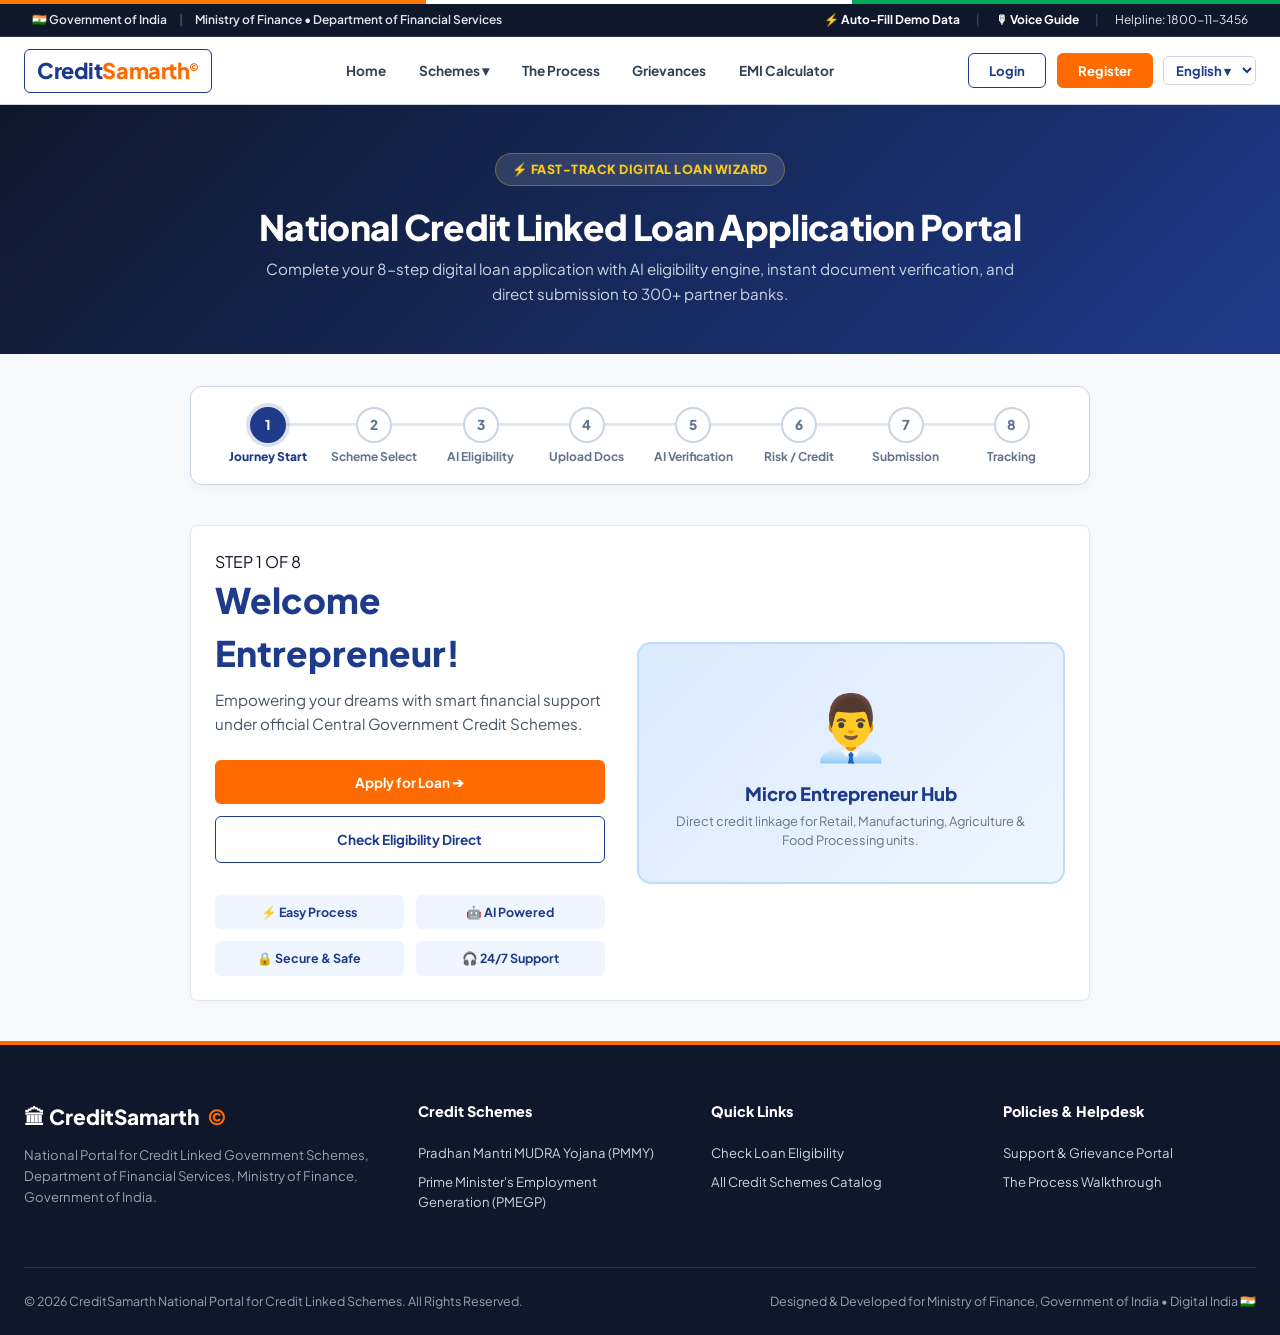
<file: frontend/apply.html>
<!DOCTYPE html>
<html lang="en">
<head>
  <meta charset="UTF-8">
  <meta name="viewport" content="width=device-width, initial-scale=1.0">
  <title>Digital Loan Application Wizard | CreditSamarth</title>
  <meta name="description" content="End-to-End 8-Step AI-Powered Digital Loan Application and Sanction Wizard.">
  <link rel="preconnect" href="https://fonts.googleapis.com">
  <link rel="preconnect" href="https://fonts.gstatic.com" crossorigin>
  <link href="https://fonts.googleapis.com/css2?family=Plus+Jakarta+Sans:wght@400;500;600;700;800;900&display=swap" rel="stylesheet">
  <link rel="stylesheet" href="css/style.css">
</head>
<body>

  <!-- Official Tricolor Accent Line -->
  <div class="gov-tricolor-strip"></div>

  <!-- Top Government Header Strip -->
  <div class="top-gov-strip">
    <div class="top-gov-strip-left">
      <span>🇮🇳 Government of India</span>
      <span class="gov-strip-sep" style="color:#475569">|</span>
      <span>Ministry of Finance • Department of Financial Services</span>
    </div>
    <div class="top-gov-strip-right">
      <span class="gov-strip-action" onclick="prefillRahulKumarData()">⚡ Auto-Fill Demo Data</span>
      <span class="gov-strip-sep" style="color:#475569">|</span>
      <span class="gov-strip-action" onclick="toggleVoiceModal()">🎙 Voice Guide</span>
      <span class="gov-strip-sep" style="color:#475569">|</span>
      <span>Helpline: 1800-11-3456</span>
    </div>
  </div>

  <!-- Main Header Navbar -->
  <header class="gov-navbar">
    <div class="gov-navbar-container">
      
      <!-- Logo Box -->
      <a href="index.html" class="js-logo-box">
        <div class="js-logo-text">Credit<span>Samarth</span><span class="js-logo-copy">©</span></div>
      </a>

      <!-- Mobile Header Controls (Login + Hamburger) -->
      <div class="mobile-navbar-right-controls">
        <button class="btn-js-login mobile-nav-login-btn" onclick="openAuthModal('login')">🔑 Login</button>
        <button class="gov-hamburger-btn" id="mobileMenuBtn" onclick="toggleMobileMenu()" aria-label="Toggle Navigation">☰</button>
      </div>

      <!-- Navigation Links with Interactive Schemes Dropdown -->
      <ul class="gov-nav-menu">
        <li><a href="index.html" class="gov-nav-item">Home</a></li>
        
        <li class="nav-dropdown-wrapper">
          <a href="schemes.html" class="gov-nav-item">Schemes ▾</a>
          <div class="dropdown-menu-box">
            <a href="apply.html?step=2&scheme=MUDRA" class="dropdown-item">
              <div class="dropdown-icon-badge">💼</div>
              <div>
                <div class="dropdown-item-title">Pradhan Mantri MUDRA Yojana (PMMY)</div>
                <div class="dropdown-item-sub">Loans up to ₹10 Lakhs (100% Collateral Free)</div>
              </div>
            </a>
            <a href="apply.html?step=2&scheme=PMEGP" class="dropdown-item">
              <div class="dropdown-icon-badge">🏭</div>
              <div>
                <div class="dropdown-item-title">Prime Minister's Employment Generation (PMEGP)</div>
                <div class="dropdown-item-sub">Up to ₹50 Lakhs (15% to 35% Subsidy)</div>
              </div>
            </a>
            <a href="apply.html?step=2&scheme=PMFME" class="dropdown-item">
              <div class="dropdown-icon-badge">🍲</div>
              <div>
                <div class="dropdown-item-title">PM Formalisation of Micro Food Processing (PMFME)</div>
                <div class="dropdown-item-sub">35% Credit-Linked Capital Subsidy</div>
              </div>
            </a>
            <a href="apply.html?step=2&scheme=CMEGP" class="dropdown-item">
              <div class="dropdown-icon-badge">🏛</div>
              <div>
                <div class="dropdown-item-title">Chief Minister Employment Generation (CMEGP)</div>
                <div class="dropdown-item-sub">State Soft Loan & Seed Capital</div>
              </div>
            </a>
            <a href="apply.html?step=3&scheme=KCC" class="dropdown-item">
              <div class="dropdown-icon-badge">🌾</div>
              <div>
                <div class="dropdown-item-title">Agri Loan – Kisan Credit Card (KCC)</div>
                <div class="dropdown-item-sub">Crop Loan & Fisheries Credit</div>
              </div>
            </a>
            <div style="border-top:1px solid #e2e8f0; margin:0.35rem 0;"></div>
            <a href="schemes.html" class="dropdown-item" style="background:#eff6ff;">
              <div class="dropdown-icon-badge" style="background:#2563eb; color:#fff;">📜</div>
              <div>
                <div class="dropdown-item-title" style="color:#2563eb;">View All 16 Government Schemes</div>
                <div class="dropdown-item-sub">Explore full catalog & criteria</div>
              </div>
            </a>
          </div>
        </li>

        <li><a href="process.html" class="gov-nav-item">The Process</a></li>
        <li><a href="grievances.html" class="gov-nav-item">Grievances</a></li>
        <li><a href="index.html#section-calculator" class="gov-nav-item">EMI Calculator</a></li>

        <li class="mobile-nav-actions-item">
          <div class="mobile-nav-actions-box">
            <button class="btn-js-login" onclick="openAuthModal('login')">🔑 Login</button>
            <button class="btn-js-register" onclick="openAuthModal('register')">📝 Register</button>
            <select onchange="changeLanguage(this.value)">
              <option value="en">🌐 English</option>
              <option value="hi">हिन्दी</option>
            </select>
          </div>
        </li>
      </ul>

      <!-- Right Action Buttons -->
      <div class="gov-nav-actions" id="nav-actions-box">
        <button class="btn-js-login" onclick="openAuthModal('login')">Login</button>
        <button class="btn-js-register" onclick="openAuthModal('register')">Register</button>
        <select id="lang-select" onchange="changeLanguage(this.value)" style="background:transparent; color:#1e3a8a; border:1.5px solid #cbd5e1; padding:4px 8px; border-radius:6px; font-size:0.82rem; font-weight:700; cursor:pointer;">
          <option value="en">English ▾</option>
          <option value="hi">हिन्दी</option>
        </select>
      </div>

    </div>
  </header>

  <!-- APPLY PAGE EXECUTIVE HERO BANNER -->
  <section class="js-hero-fullwidth-section" style="padding: 3rem 1.5rem; text-align: center; margin-bottom: 2rem;">
    <div class="hero-executive-container">
      <div class="hero-govt-tag">⚡ FAST-TRACK DIGITAL LOAN WIZARD</div>
      <h1 class="js-hero-title" style="font-size:2.2rem; margin-bottom:0.5rem;">
        National Credit Linked Loan Application Portal
      </h1>
      <p class="js-hero-subtext" style="font-size:0.95rem; margin-bottom:0; max-width:760px;">
        Complete your 8-step digital loan application with AI eligibility engine, instant document verification, and direct submission to 300+ partner banks.
      </p>
    </div>
  </section>

  <!-- MAIN CONTENT CONTAINER -->
  <main style="max-width:1280px; margin:0 auto 2.5rem auto; padding:0 1.5rem;">
    
    <!-- 8-Step Stepper Bar Header -->
    <div class="flow-8step-stepper-container">
      <div class="flow-step-unit active" id="flow-step-1" onclick="setWizardStep(1)">
        <div class="flow-step-badge">1</div>
        <div class="flow-step-title">Journey Start</div>
      </div>
      <div class="flow-step-unit" id="flow-step-2" onclick="setWizardStep(2)">
        <div class="flow-step-badge">2</div>
        <div class="flow-step-title">Scheme Select</div>
      </div>
      <div class="flow-step-unit" id="flow-step-3" onclick="setWizardStep(3)">
        <div class="flow-step-badge">3</div>
        <div class="flow-step-title">AI Eligibility</div>
      </div>
      <div class="flow-step-unit" id="flow-step-4" onclick="setWizardStep(4)">
        <div class="flow-step-badge">4</div>
        <div class="flow-step-title">Upload Docs</div>
      </div>
      <div class="flow-step-unit" id="flow-step-5" onclick="setWizardStep(5)">
        <div class="flow-step-badge">5</div>
        <div class="flow-step-title">AI Verification</div>
      </div>
      <div class="flow-step-unit" id="flow-step-6" onclick="setWizardStep(6)">
        <div class="flow-step-badge">6</div>
        <div class="flow-step-title">Risk / Credit</div>
      </div>
      <div class="flow-step-unit" id="flow-step-7" onclick="setWizardStep(7)">
        <div class="flow-step-badge">7</div>
        <div class="flow-step-title">Submission</div>
      </div>
      <div class="flow-step-unit" id="flow-step-8" onclick="setWizardStep(8)">
        <div class="flow-step-badge">8</div>
        <div class="flow-step-title">Tracking</div>
      </div>
    </div>

    <div style="max-width:900px; margin:0 auto;" class="gov-card">

      <!-- STEP 1: Entrepreneur Starts Journey -->
      <div id="flow-content-1" class="wizard-step-content">
        <div class="wizard-layout-grid" style="display:grid; grid-template-columns: 1fr 1.1fr; gap:2rem; align-items:center;">
          <div>
            <span class="gov-badge gov-badge-blue" style="margin-bottom:0.75rem;">STEP 1 OF 8</span>
            <h2 style="font-size:2.2rem; font-weight:900; color:#1e3a8a; margin-bottom:0.5rem;">Welcome Entrepreneur!</h2>
            <p style="font-size:0.95rem; color:#475569; margin-bottom:1.5rem; line-height:1.6;">
              Empowering your dreams with smart financial support under official Central Government Credit Schemes.
            </p>

            <div style="display:flex; flex-direction:column; gap:0.75rem; margin-bottom:2rem;">
              <button class="btn-gov-saffron" style="justify-content:center; padding:0.85rem;" onclick="setWizardStep(2)">Apply for Loan ➔</button>
              <button class="btn-gov-outline" style="justify-content:center; padding:0.85rem;" onclick="setWizardStep(3)">Check Eligibility Direct</button>
            </div>

            <div class="wizard-info-grid" style="display:grid; grid-template-columns: 1fr 1fr; gap:0.75rem; font-size:0.78rem; font-weight:700; color:#1e3a8a;">
              <div style="background:#eff6ff; padding:0.5rem; border-radius:6px; text-align:center;">⚡ Easy Process</div>
              <div style="background:#eff6ff; padding:0.5rem; border-radius:6px; text-align:center;">🤖 AI Powered</div>
              <div style="background:#eff6ff; padding:0.5rem; border-radius:6px; text-align:center;">🔒 Secure & Safe</div>
              <div style="background:#eff6ff; padding:0.5rem; border-radius:6px; text-align:center;">🎧 24/7 Support</div>
            </div>
          </div>

          <div style="background:linear-gradient(135deg, #dbeafe 0%, #eff6ff 100%); border-radius:14px; padding:2rem; text-align:center; border:2px solid #bfdbfe;">
            <div style="font-size:4rem; margin-bottom:0.5rem;">👨‍💼</div>
            <h4 style="font-size:1.15rem; font-weight:800; color:#1e3a8a; margin-bottom:0.25rem;">Micro Entrepreneur Hub</h4>
            <p style="font-size:0.8rem; color:#64748b;">Direct credit linkage for Retail, Manufacturing, Agriculture & Food Processing units.</p>
          </div>
        </div>
      </div>

      <!-- STEP 2: Scheme Selection -->
      <div id="flow-content-2" class="wizard-step-content" style="display:none;">
        <span class="gov-badge gov-badge-blue" style="margin-bottom:0.5rem;">STEP 2 OF 8</span>
        <h3 style="font-size:1.6rem; font-weight:900; color:#1e3a8a; margin-bottom:0.25rem;">Select a Loan Scheme</h3>
        <p style="font-size:0.85rem; color:#64748b; margin-bottom:1.5rem;">Choose the government credit scheme that fits your business needs</p>

        <div class="scheme-selectable-cards-grid" style="display:grid; grid-template-columns: 1fr 1fr; gap:1.25rem; margin-bottom:2rem;">
          
          <div class="scheme-selectable-card" id="card-scheme-PMFME" onclick="selectSchemeInWizard('PMFME')">
            <span class="gov-badge gov-badge-blue">PMFME</span>
            <h4 style="font-size:1.1rem; font-weight:800; color:#1e3a8a; margin:0.35rem 0;">PM Formalisation of Micro Food Processing</h4>
            <div style="font-size:0.8rem; font-weight:800; color:#ff6b00;">Up to ₹ 10 Lakh</div>
            <p style="font-size:0.75rem; color:#64748b;">For Food Processing Businesses</p>
          </div>

          <div class="scheme-selectable-card" id="card-scheme-PMEGP" onclick="selectSchemeInWizard('PMEGP')">
            <span class="gov-badge gov-badge-green">PMEGP</span>
            <h4 style="font-size:1.1rem; font-weight:800; color:#1e3a8a; margin:0.35rem 0;">Prime Minister's Employment Generation</h4>
            <div style="font-size:0.8rem; font-weight:800; color:#ff6b00;">Up to ₹ 25 Lakh</div>
            <p style="font-size:0.75rem; color:#64748b;">For New Micro Enterprises (Up to 35% Subsidy)</p>
          </div>

          <div class="scheme-selectable-card selected" id="card-scheme-MUDRA" onclick="selectSchemeInWizard('MUDRA')">
            <div class="scheme-selected-check">✓</div>
            <span class="gov-badge gov-badge-orange">PMMY MUDRA</span>
            <h4 style="font-size:1.1rem; font-weight:800; color:#1e3a8a; margin:0.35rem 0;">Pradhan Mantri MUDRA Yojana</h4>
            <div style="font-size:0.8rem; font-weight:800; color:#ff6b00;">Up to ₹ 10 Lakh</div>
            <p style="font-size:0.75rem; color:#64748b;">For Micro & Small Businesses (100% Collateral Free)</p>
          </div>

          <div class="scheme-selectable-card" id="card-scheme-CMEGP" onclick="selectSchemeInWizard('CMEGP')">
            <span class="gov-badge gov-badge-orange">CMEGP</span>
            <h4 style="font-size:1.1rem; font-weight:800; color:#1e3a8a; margin:0.35rem 0;">Chief Minister Employment Generation</h4>
            <div style="font-size:0.8rem; font-weight:800; color:#ff6b00;">Up to ₹ 25 Lakh</div>
            <p style="font-size:0.75rem; color:#64748b;">For Self Employment Generation</p>
          </div>

        </div>

        <div style="display:flex; gap:1rem;">
          <button type="button" class="btn-gov-outline" onclick="setWizardStep(1)">Back</button>
          <button type="button" class="btn-gov-saffron" style="flex:1; justify-content:center;" onclick="setWizardStep(3)">Select Scheme & Check Eligibility ➔</button>
        </div>
      </div>

      <!-- STEP 3: AI Eligibility Check -->
      <div id="flow-content-3" class="wizard-step-content" style="display:none;">
        <span class="gov-badge gov-badge-blue" style="margin-bottom:0.5rem;">STEP 3 OF 8</span>
        <h3 style="font-size:1.6rem; font-weight:900; color:#1e3a8a; margin-bottom:0.25rem;">AI Eligibility Check</h3>
        <p style="font-size:0.85rem; color:#64748b; margin-bottom:1.5rem;">Please provide basic business details for AI engine matching</p>

        <form onsubmit="handleWizardStep3_AI(event)">
          <div class="wizard-step3-grid" style="display:grid; grid-template-columns: 1.2fr 1fr; gap:1.75rem; align-items:start;">
            
            <div>
              <div class="form-group">
                <label class="form-label">Full Applicant Name *</label>
                <input type="text" id="wiz-fullname" class="form-input" value="Rahul Kumar" required>
                <div class="field-error-msg" id="err-wiz-fullname">Please enter a valid applicant name.</div>
              </div>

              <div class="form-group">
                <label class="form-label">Business Type</label>
                <select id="wiz-biztype" class="form-select">
                  <option value="Retail Shop">Retail Shop</option>
                  <option value="Food Processing">Food Processing Unit</option>
                  <option value="Manufacturing">Manufacturing Enterprise</option>
                  <option value="Services">Services & Repair Kiosk</option>
                </select>
              </div>

              <div class="form-group">
                <label class="form-label">Annual Income / Turnover (₹) *</label>
                <input type="number" id="wiz-turnover" class="form-input" value="600000" required>
                <div class="field-error-msg" id="err-wiz-turnover">Turnover must be between ₹ 10,000 and ₹ 5 Cr.</div>
              </div>

              <div class="form-grid-2col" style="display:grid; grid-template-columns: 1fr 1fr; gap:1rem;">
                <div class="form-group">
                  <label class="form-label">Business Experience</label>
                  <input type="text" id="wiz-vintage" class="form-input" value="3 Years">
                </div>
                <div class="form-group">
                  <label class="form-label">Age (Years) *</label>
                  <input type="number" id="wiz-age" class="form-input" value="28" required>
                  <div class="field-error-msg" id="err-wiz-age">Age must be between 18 and 70.</div>
                </div>
              </div>

              <div class="form-group">
                <label class="form-label">Location (District, State)</label>
                <input type="text" id="wiz-location" class="form-input" value="Ranchi, Jharkhand">
              </div>
            </div>

            <!-- Right Circular 84% Gauge Result Box -->
            <div style="background:#f0f7ff; border:2px solid #bfdbfe; border-radius:12px; padding:1.5rem; text-align:center;">
              <div style="font-size:1.5rem;">🎉</div>
              <div style="font-size:1.15rem; font-weight:800; color:#1e3a8a; margin-bottom:1rem;">You are Likely Eligible!</div>

              <div style="position:relative; width:130px; height:130px; margin:0 auto 1rem auto; display:flex; align-items:center; justify-content:center;">
                <svg width="130" height="130" viewBox="0 0 120 120">
                  <circle cx="60" cy="60" r="50" fill="none" stroke="#e2e8f0" stroke-width="12" />
                  <circle cx="60" cy="60" r="50" fill="none" stroke="#059669" stroke-width="12" stroke-dasharray="314" stroke-dashoffset="50" stroke-linecap="round" />
                </svg>
                <div style="position:absolute; font-size:1.8rem; font-weight:900; color:#059669;" id="gauge-score-val">84%</div>
              </div>

              <div style="font-size:0.75rem; color:#64748b; font-weight:700;">Eligibility Match Score</div>
              <div style="font-size:0.85rem; font-weight:800; color:#ff6b00; margin-top:0.5rem;" id="recommended-scheme-name">Recommended: MUDRA Loan</div>
            </div>

          </div>

          <div style="display:flex; gap:1rem; margin-top:1.5rem;">
            <button type="button" class="btn-gov-outline" onclick="setWizardStep(2)">Back</button>
            <button type="submit" class="btn-gov-saffron" style="flex:1; justify-content:center;">Proceed to Documents Upload ➔</button>
          </div>
        </form>
      </div>

      <!-- STEP 4: Documents Upload -->
      <div id="flow-content-4" class="wizard-step-content" style="display:none;">
        <span class="gov-badge gov-badge-blue" style="margin-bottom:0.5rem;">STEP 4 OF 8</span>
        <h3 style="font-size:1.6rem; font-weight:900; color:#1e3a8a; margin-bottom:0.25rem;">Upload Required Documents</h3>
        <p style="font-size:0.85rem; color:#64748b; margin-bottom:1.5rem;">Please upload the required documents as per selected scheme</p>

        <div class="card-grid" id="docs-grid-container" style="margin-bottom:1.5rem;"></div>

        <div style="display:flex; gap:1rem;">
          <button type="button" class="btn-gov-outline" onclick="setWizardStep(3)">Back</button>
          <button type="button" class="btn-gov-saffron" style="flex:1; justify-content:center;" onclick="setWizardStep(5)">Upload & Continue to AI Verification ➔</button>
        </div>
      </div>

      <!-- STEP 5: AI Verification -->
      <div id="flow-content-5" class="wizard-step-content" style="display:none;">
        <span class="gov-badge gov-badge-blue" style="margin-bottom:0.5rem;">STEP 5 OF 8</span>
        <h3 style="font-size:1.6rem; font-weight:900; color:#1e3a8a; margin-bottom:0.25rem;">AI Document Verification</h3>
        <p style="font-size:0.85rem; color:#64748b; margin-bottom:1.5rem;">AI verifies documents for authenticity and completeness</p>

        <div class="wizard-step4-grid" style="display:grid; grid-template-columns: 1.2fr 1fr; gap:1.75rem; align-items:center;">
          
          <div style="display:flex; flex-direction:column; gap:0.6rem;">
            <div class="doc-card" style="padding:0.75rem 1rem;">
              <div style="display:flex; justify-content:space-between; font-weight:800; font-size:0.85rem;">
                <span>🪪 Aadhaar Card</span> <span class="gov-badge gov-badge-green">Verified</span>
              </div>
            </div>
            <div class="doc-card" style="padding:0.75rem 1rem;">
              <div style="display:flex; justify-content:space-between; font-weight:800; font-size:0.85rem;">
                <span>💳 PAN Card</span> <span class="gov-badge gov-badge-green">Verified</span>
              </div>
            </div>
            <div class="doc-card" style="padding:0.75rem 1rem;">
              <div style="display:flex; justify-content:space-between; font-weight:800; font-size:0.85rem;">
                <span>🏦 Bank Statement</span> <span class="gov-badge gov-badge-orange">Needs Review</span>
              </div>
            </div>
            <div class="doc-card" style="padding:0.75rem 1rem;">
              <div style="display:flex; justify-content:space-between; font-weight:800; font-size:0.85rem;">
                <span>🏢 Udyam Registration</span> <span class="gov-badge gov-badge-green">Verified</span>
              </div>
            </div>
            <div class="doc-card" style="padding:0.75rem 1rem;">
              <div style="display:flex; justify-content:space-between; font-weight:800; font-size:0.85rem;">
                <span>📜 GST Certificate</span> <span class="gov-badge gov-badge-blue">Uploaded</span>
              </div>
            </div>
            <div class="doc-card" style="padding:0.75rem 1rem;">
              <div style="display:flex; justify-content:space-between; font-weight:800; font-size:0.85rem;">
                <span>🏪 Business Proof</span> <span class="gov-badge gov-badge-green">Verified</span>
              </div>
            </div>
          </div>

          <div style="background:#f0f7ff; border:2px solid #bfdbfe; border-radius:14px; padding:1.75rem; text-align:center;">
            <div style="position:relative; width:140px; height:140px; margin:0 auto 1rem auto; display:flex; align-items:center; justify-content:center;">
              <svg width="140" height="140" viewBox="0 0 120 120">
                <circle cx="60" cy="60" r="50" fill="none" stroke="#e2e8f0" stroke-width="12" />
                <circle cx="60" cy="60" r="50" fill="none" stroke="#059669" stroke-width="12" stroke-dasharray="314" stroke-dashoffset="25" stroke-linecap="round" />
              </svg>
              <div style="position:absolute; font-size:2rem; font-weight:900; color:#059669;">92%</div>
            </div>

            <div style="font-size:0.8rem; font-weight:800; color:#1e3a8a; margin-bottom:0.25rem;">Document Completeness</div>
            <div style="font-size:0.85rem; font-weight:800; color:#059669;">Overall Status: ✓ Good</div>
          </div>

        </div>

        <div style="display:flex; gap:1rem; margin-top:2rem;">
          <button type="button" class="btn-gov-outline" onclick="setWizardStep(4)">Back</button>
          <button type="button" class="btn-gov-saffron" style="flex:1; justify-content:center;" onclick="setWizardStep(6)">Calculate Risk & Credit Score ➔</button>
        </div>
      </div>

      <!-- STEP 6: Risk / Credit Score -->
      <div id="flow-content-6" class="wizard-step-content" style="display:none;">
        <span class="gov-badge gov-badge-blue" style="margin-bottom:0.5rem;">STEP 6 OF 8</span>
        <h3 style="font-size:1.6rem; font-weight:900; color:#1e3a8a; margin-bottom:0.25rem;">AI Risk / Credit Score</h3>
        <p style="font-size:0.85rem; color:#64748b; margin-bottom:1.5rem;">Calculating creditworthiness based on multiple financial factors</p>

        <div class="wizard-step6-grid" style="display:grid; grid-template-columns: 1.1fr 1fr; gap:1.75rem; align-items:center;">
          
          <div style="background:#ffffff; border:2px solid #bfdbfe; border-radius:14px; padding:1.75rem; text-align:center; box-shadow:0 4px 12px rgba(30,58,138,0.06);">
            <div style="font-size:0.8rem; font-weight:800; color:#64748b; text-transform:uppercase; margin-bottom:0.5rem;">AI Risk Score</div>
            
            <div style="position:relative; width:160px; height:90px; margin:0 auto 0.5rem auto;">
              <svg width="160" height="90" viewBox="0 0 160 90">
                <path d="M 20 80 A 60 60 0 0 1 140 80" fill="none" stroke="#e2e8f0" stroke-width="16" stroke-linecap="round" />
                <path d="M 20 80 A 60 60 0 0 1 125 40" fill="none" stroke="#059669" stroke-width="16" stroke-linecap="round" />
              </svg>
              <div style="position:absolute; bottom:0; left:0; right:0; font-size:2.2rem; font-weight:900; color:#1e3a8a;">78<span style="font-size:1rem; color:#64748b;">/100</span></div>
            </div>

            <div style="background:#ecfdf5; border:1px solid #a7f3d0; padding:0.5rem 1rem; border-radius:20px; display:inline-block; font-size:0.85rem; font-weight:800; color:#047857; margin-bottom:0.5rem;">
              Creditworthiness: GOOD
            </div>
            <div style="font-size:0.78rem; color:#64748b;">Recommended Scheme: <strong>MUDRA Loan</strong></div>
          </div>

          <div style="display:flex; flex-direction:column; gap:0.55rem;">
            <div style="font-size:0.85rem; font-weight:800; color:#1e3a8a; margin-bottom:0.25rem;">Score Factors Checked:</div>
            <div class="score-factor-item"><span>Transaction History</span> <span style="color:#059669;">✓ Verified</span></div>
            <div class="score-factor-item"><span>Business Stability</span> <span style="color:#059669;">✓ Verified</span></div>
            <div class="score-factor-item"><span>Repayment Capacity</span> <span style="color:#059669;">✓ Verified</span></div>
            <div class="score-factor-item"><span>Utility Payments</span> <span style="color:#059669;">✓ Verified</span></div>
            <div class="score-factor-item"><span>Digital Footprint</span> <span style="color:#059669;">✓ Verified</span></div>
          </div>

        </div>

        <div style="display:flex; gap:1rem; margin-top:2rem;">
          <button type="button" class="btn-gov-outline" onclick="setWizardStep(5)">Back</button>
          <button type="button" class="btn-gov-saffron" style="flex:1; justify-content:center;" onclick="setWizardStep(7)">Review & Submit Application ➔</button>
        </div>
      </div>

      <!-- STEP 7: Application Submission -->
      <div id="flow-content-7" class="wizard-step-content" style="display:none;">
        <span class="gov-badge gov-badge-blue" style="margin-bottom:0.5rem;">STEP 7 OF 8</span>
        <h3 style="font-size:1.6rem; font-weight:900; color:#1e3a8a; margin-bottom:0.25rem;">Loan Application Summary</h3>
        <p style="font-size:0.85rem; color:#64748b; margin-bottom:1.5rem;">Review your details before final digital submission</p>

        <div style="background:#f8fafc; border:1.5px solid #cbd5e1; border-radius:10px; padding:1.25rem; margin-bottom:1.5rem;">
          <div class="summary-details-grid" style="display:grid; grid-template-columns: 1fr 1fr; gap:0.85rem; font-size:0.88rem;">
            <div><span style="color:#64748b;">Selected Scheme:</span> <strong id="sum-scheme">MUDRA</strong></div>
            <div><span style="color:#64748b;">Loan Amount:</span> <strong style="color:#ff6b00;" id="sum-amount">₹ 5,00,000</strong></div>
            <div><span style="color:#64748b;">Purpose:</span> <strong>Business Expansion</strong></div>
            <div><span style="color:#64748b;">Interest Rate:</span> <strong style="color:#059669;">9.50% p.a.</strong></div>
            <div><span style="color:#64748b;">Repayment Tenure:</span> <strong>36 Months</strong></div>
            <div><span style="color:#64748b;">Monthly EMI (Approx.):</span> <strong style="color:#1e3a8a;" id="sum-emi">₹ 16,209</strong></div>
          </div>
        </div>

        <div style="margin-bottom:1.5rem; display:flex; align-items:center; gap:0.5rem; font-size:0.82rem; color:#334155; font-weight:700;">
          <input type="checkbox" id="chk-confirm" checked style="width:18px; height:18px; accent-color:#ff6b00;">
          <label for="chk-confirm">I confirm that all the information provided is correct and true under Government of India credit guidelines.</label>
        </div>

        <div style="display:flex; gap:1rem;">
          <button type="button" class="btn-gov-outline" onclick="setWizardStep(6)">Back</button>
          <button type="button" class="btn-gov-primary" style="flex:1; justify-content:center; background:#1e3a8a;" onclick="submitFinalApplication()">Submit Loan Application ➔</button>
        </div>
      </div>

      <!-- STEP 8: Application Tracking -->
      <div id="flow-content-8" class="wizard-step-content" style="display:none;">
        <span class="gov-badge gov-badge-blue" style="margin-bottom:0.5rem;">STEP 8 OF 8</span>
        <h3 style="font-size:1.6rem; font-weight:900; color:#1e3a8a; margin-bottom:0.25rem;">Application Tracking</h3>
        <p style="font-size:0.85rem; color:#64748b; margin-bottom:1.5rem;">Track the real-time status of your loan application across 300+ partner banks</p>

        <div class="wizard-step8-grid" style="display:grid; grid-template-columns: 1.2fr 1fr; gap:2rem; align-items:start;">
          
          <div class="tracking-timeline-container">
            <div class="tracking-timeline-node completed">
              <div class="tracking-node-dot">✓</div>
              <div style="font-weight:800; font-size:0.88rem; color:#1e3a8a;">Application Submitted</div>
              <div style="font-size:0.72rem; color:#64748b;">12 May 2026, 10:30 AM</div>
            </div>

            <div class="tracking-timeline-node completed">
              <div class="tracking-node-dot">✓</div>
              <div style="font-weight:800; font-size:0.88rem; color:#1e3a8a;">Documents Verified</div>
              <div style="font-size:0.72rem; color:#64748b;">12 May 2026, 01:15 PM</div>
            </div>

            <div class="tracking-timeline-node active">
              <div class="tracking-node-dot">🔵</div>
              <div style="font-weight:800; font-size:0.88rem; color:#2563eb;">Under Review</div>
              <div style="font-size:0.72rem; color:#64748b;">13 May 2026, 11:40 AM</div>
            </div>

            <div class="tracking-timeline-node">
              <div class="tracking-node-dot">⚪</div>
              <div style="font-weight:800; font-size:0.88rem; color:#94a3b8;">Approved</div>
              <div style="font-size:0.72rem; color:#94a3b8;">Pending Nodal Officer Clearance</div>
            </div>

            <div class="tracking-timeline-node">
              <div class="tracking-node-dot">⚪</div>
              <div style="font-weight:800; font-size:0.88rem; color:#94a3b8;">Loan Disbursed</div>
              <div style="font-size:0.72rem; color:#94a3b8;">Pending Bank Transfer</div>
            </div>
          </div>

          <div style="background:#f0f7ff; border:2px solid #bfdbfe; border-radius:14px; padding:1.75rem; text-align:center;">
            <div style="font-size:0.75rem; color:#64748b; font-weight:700; text-transform:uppercase;">CURRENT STATUS</div>
            <div style="font-size:1.6rem; font-weight:900; color:#1e3a8a; margin:0.4rem 0;" id="track-status-text">Under Review</div>
            
            <div style="font-size:0.78rem; color:#64748b; font-family:monospace; margin-bottom:1.25rem;">
              Application ID:<br><strong style="font-size:1rem; color:#1e3a8a;" id="track-appid-text">MUDRA-2026-08421</strong>
            </div>

            <div style="display:flex; flex-direction:column; gap:0.5rem;">
              <button class="btn-gov-primary" style="background:#059669; justify-content:center;" onclick="triggerSimulateApproval()">⚡ Nodal Officer Approve</button>
              <button class="btn-gov-primary" style="background:#0284c7; justify-content:center;" onclick="triggerSimulateDisbursement()">💰 Disburse Loan Funds</button>
              <button class="btn-gov-outline" style="justify-content:center;" onclick="downloadSanctionLetter()">Download Approval Letter</button>
            </div>
          </div>

        </div>
      </div>

    </div>

  </main>

  <!-- AUTHENTICATION MODAL -->
  <div id="auth-modal" class="auth-modal-backdrop" style="display:none;" onclick="closeAuthModal(event)">
    <div class="auth-modal-card" onclick="event.stopPropagation()">
      <div class="auth-tab-row">
        <button class="auth-tab-btn active" id="auth-tab-login" onclick="switchAuthTab('login')">Login</button>
        <button class="auth-tab-btn" id="auth-tab-register" onclick="switchAuthTab('register')">Register</button>
      </div>

      <form id="form-auth-login" onsubmit="handleAuthLogin(event)">
        <div class="form-group">
          <label class="form-label">Email Address / Mobile</label>
          <input type="text" id="auth-login-email" class="form-input" value="rahul.kumar@shreegeneral.in" required>
        </div>
        <div class="form-group">
          <label class="form-label">Password</label>
          <input type="password" id="auth-login-password" class="form-input" value="password123" required>
        </div>
        <div class="form-group">
          <label class="form-label">User Role</label>
          <select id="auth-login-role" class="form-select">
            <option value="APPLICANT">Borrower / Micro Entrepreneur</option>
            <option value="ADMIN">Nodal Officer (Admin Desk)</option>
          </select>
        </div>
        <button type="submit" class="btn-gov-saffron" style="width:100%; justify-content:center; padding:0.8rem; margin-top:0.5rem;">Login to Account ➔</button>
      </form>

      <form id="form-auth-register" onsubmit="handleAuthRegister(event)" style="display:none;">
        <div class="form-group">
          <label class="form-label">Full Name</label>
          <input type="text" id="auth-reg-name" class="form-input" value="Rahul Kumar" required>
        </div>
        <div class="form-group">
          <label class="form-label">Email Address</label>
          <input type="email" id="auth-reg-email" class="form-input" value="rahul.kumar@shreegeneral.in" required>
        </div>
        <div class="form-group">
          <label class="form-label">Create Password</label>
          <input type="password" id="auth-reg-pass" class="form-input" value="password123" required>
        </div>
        <button type="submit" class="btn-gov-saffron" style="width:100%; justify-content:center; padding:0.8rem; margin-top:0.5rem;">Register New Account ➔</button>
      </form>
    </div>
  </div>

  <div id="toast-container" class="toast-container"></div>

  <!-- FOOTER -->
  <footer>
    <div class="footer-container">
      <div>
        <div class="footer-brand-title">🏛 CreditSamarth<span>©</span></div>
        <p class="footer-desc">National Portal for Credit Linked Government Schemes, Department of Financial Services, Ministry of Finance, Government of India.</p>
      </div>

      <div>
        <div class="footer-column-title">Credit Schemes</div>
        <ul class="footer-link-list">
          <li><a href="schemes.html">Pradhan Mantri MUDRA Yojana (PMMY)</a></li>
          <li><a href="schemes.html">Prime Minister's Employment Generation (PMEGP)</a></li>
        </ul>
      </div>

      <div>
        <div class="footer-column-title">Quick Links</div>
        <ul class="footer-link-list">
          <li><a href="apply.html?step=1">Check Loan Eligibility</a></li>
          <li><a href="schemes.html">All Credit Schemes Catalog</a></li>
        </ul>
      </div>

      <div>
        <div class="footer-column-title">Policies & Helpdesk</div>
        <ul class="footer-link-list">
          <li><a href="grievances.html">Support & Grievance Portal</a></li>
          <li><a href="process.html">The Process Walkthrough</a></li>
        </ul>
      </div>
    </div>

    <div class="footer-bottom-bar">
      <div>© 2026 CreditSamarth National Portal for Credit Linked Schemes. All Rights Reserved.</div>
      <div>Designed & Developed for Ministry of Finance, Government of India • Digital India 🇮🇳</div>
    </div>
  </footer>

  <script src="js/app.js"></script>
</body>
</html>
</file>
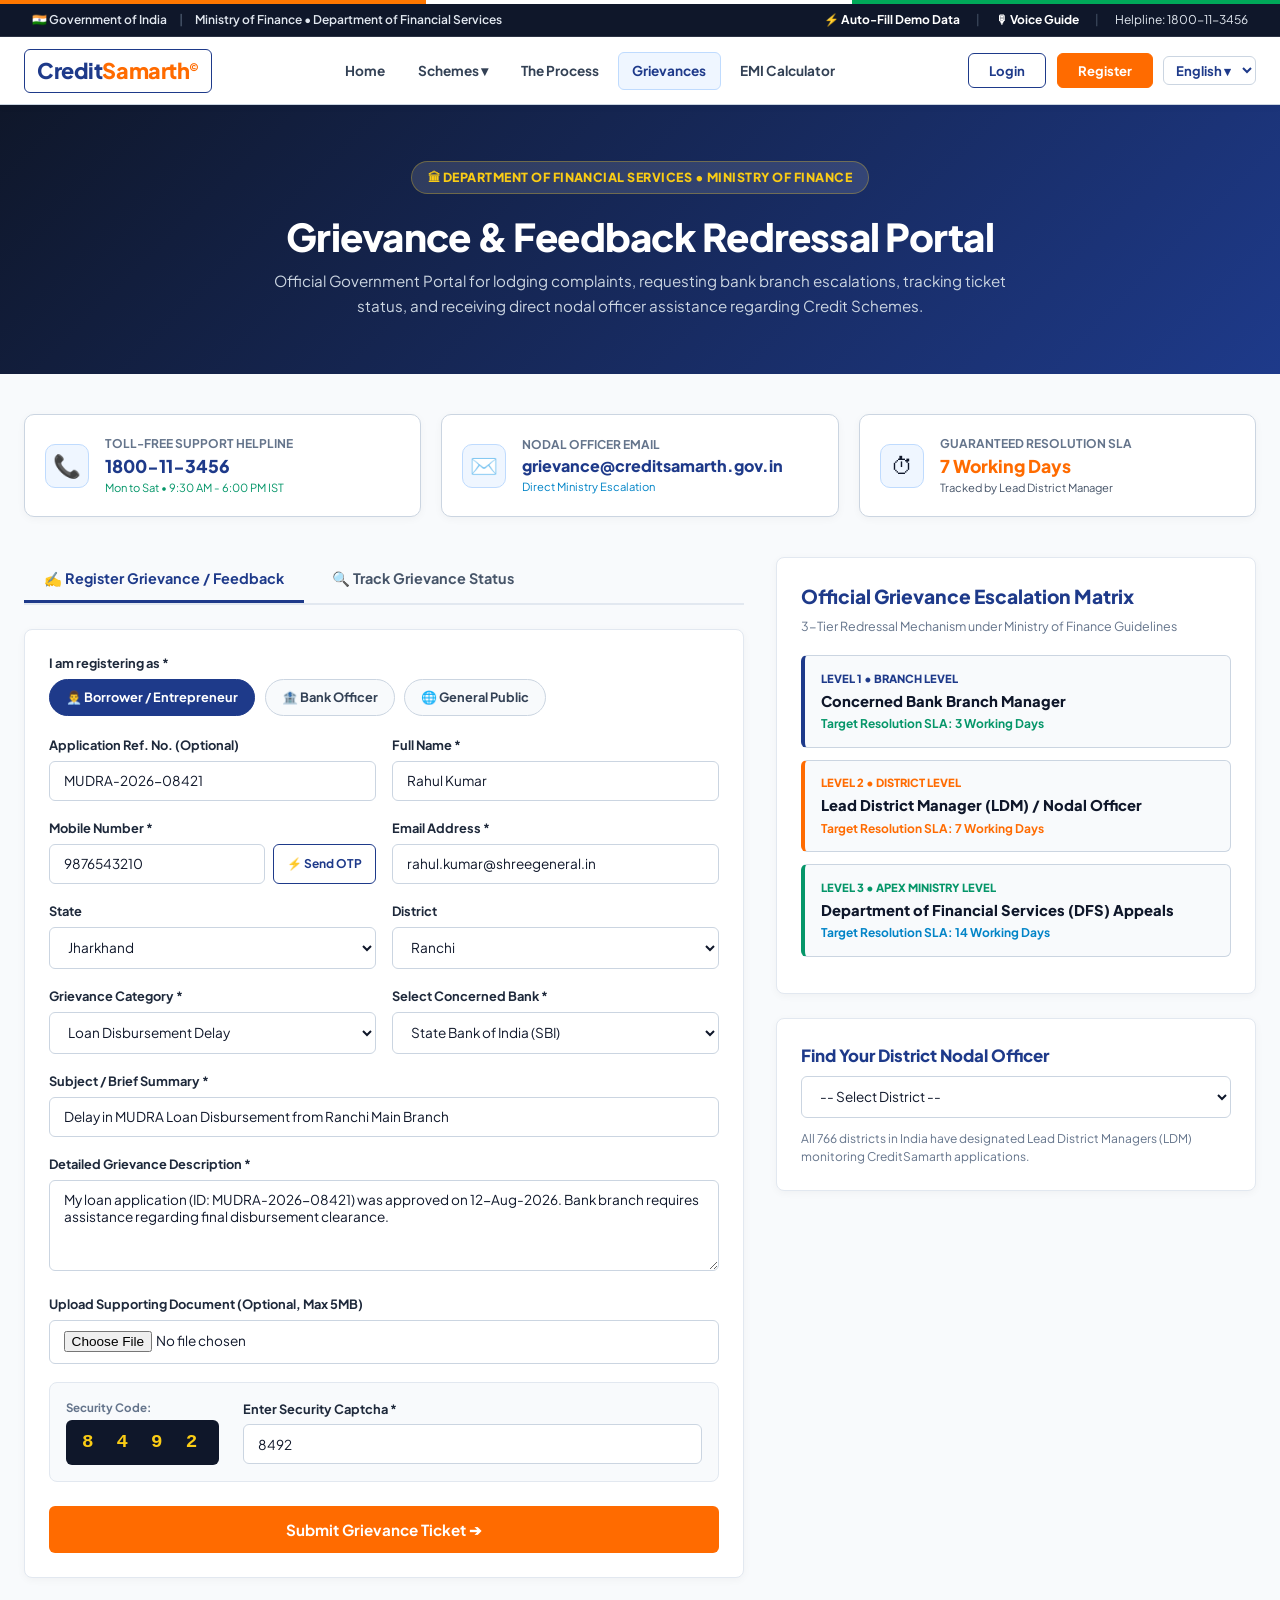
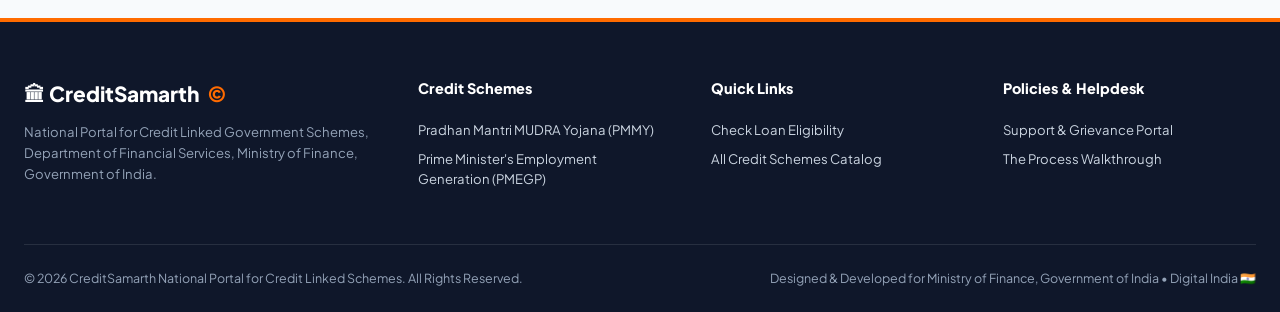
<file: frontend/grievances.html>
<!DOCTYPE html>
<html lang="en">
<head>
  <meta charset="UTF-8">
  <meta name="viewport" content="width=device-width, initial-scale=1.0">
  <title>Grievance & Feedback Redressal Portal | CreditSamarth</title>
  <meta name="description" content="Official Government Portal for lodging complaints, bank escalations, tracking ticket status, and feedback.">
  <link rel="preconnect" href="https://fonts.googleapis.com">
  <link rel="preconnect" href="https://fonts.gstatic.com" crossorigin>
  <link href="https://fonts.googleapis.com/css2?family=Plus+Jakarta+Sans:wght@400;500;600;700;800;900&display=swap" rel="stylesheet">
  <link rel="stylesheet" href="css/style.css">
</head>
<body>

  <!-- Official Tricolor Accent Line -->
  <div class="gov-tricolor-strip"></div>

  <!-- Top Government Header Strip -->
  <div class="top-gov-strip">
    <div class="top-gov-strip-left">
      <span>🇮🇳 Government of India</span>
      <span class="gov-strip-sep" style="color:#475569">|</span>
      <span>Ministry of Finance • Department of Financial Services</span>
    </div>
    <div class="top-gov-strip-right">
      <span class="gov-strip-action" onclick="prefillRahulKumarData()">⚡ Auto-Fill Demo Data</span>
      <span class="gov-strip-sep" style="color:#475569">|</span>
      <span class="gov-strip-action" onclick="toggleVoiceModal()">🎙 Voice Guide</span>
      <span class="gov-strip-sep" style="color:#475569">|</span>
      <span>Helpline: 1800-11-3456</span>
    </div>
  </div>

  <!-- Main Header Navbar -->
  <header class="gov-navbar">
    <div class="gov-navbar-container">
      
      <!-- Logo Box -->
      <a href="index.html" class="js-logo-box">
        <div class="js-logo-text">Credit<span>Samarth</span><span class="js-logo-copy">©</span></div>
      </a>

      <!-- Mobile Header Controls (Login + Hamburger) -->
      <div class="mobile-navbar-right-controls">
        <button class="btn-js-login mobile-nav-login-btn" onclick="openAuthModal('login')">🔑 Login</button>
        <button class="gov-hamburger-btn" id="mobileMenuBtn" onclick="toggleMobileMenu()" aria-label="Toggle Navigation">☰</button>
      </div>

      <!-- Navigation Links with Interactive Schemes Dropdown -->
      <ul class="gov-nav-menu">
        <li><a href="index.html" class="gov-nav-item">Home</a></li>
        
        <li class="nav-dropdown-wrapper">
          <a href="schemes.html" class="gov-nav-item">Schemes ▾</a>
          <div class="dropdown-menu-box">
            <a href="apply.html?step=2&scheme=MUDRA" class="dropdown-item">
              <div class="dropdown-icon-badge">💼</div>
              <div>
                <div class="dropdown-item-title">Pradhan Mantri MUDRA Yojana (PMMY)</div>
                <div class="dropdown-item-sub">Loans up to ₹10 Lakhs (100% Collateral Free)</div>
              </div>
            </a>
            <a href="apply.html?step=2&scheme=PMEGP" class="dropdown-item">
              <div class="dropdown-icon-badge">🏭</div>
              <div>
                <div class="dropdown-item-title">Prime Minister's Employment Generation (PMEGP)</div>
                <div class="dropdown-item-sub">Up to ₹50 Lakhs (15% to 35% Subsidy)</div>
              </div>
            </a>
            <a href="apply.html?step=2&scheme=PMFME" class="dropdown-item">
              <div class="dropdown-icon-badge">🍲</div>
              <div>
                <div class="dropdown-item-title">PM Formalisation of Micro Food Processing (PMFME)</div>
                <div class="dropdown-item-sub">35% Credit-Linked Capital Subsidy</div>
              </div>
            </a>
            <a href="apply.html?step=2&scheme=CMEGP" class="dropdown-item">
              <div class="dropdown-icon-badge">🏛</div>
              <div>
                <div class="dropdown-item-title">Chief Minister Employment Generation (CMEGP)</div>
                <div class="dropdown-item-sub">State Soft Loan & Seed Capital</div>
              </div>
            </a>
            <a href="apply.html?step=3&scheme=KCC" class="dropdown-item">
              <div class="dropdown-icon-badge">🌾</div>
              <div>
                <div class="dropdown-item-title">Agri Loan – Kisan Credit Card (KCC)</div>
                <div class="dropdown-item-sub">Crop Loan & Fisheries Credit</div>
              </div>
            </a>
            <div style="border-top:1px solid #e2e8f0; margin:0.35rem 0;"></div>
            <a href="schemes.html" class="dropdown-item" style="background:#eff6ff;">
              <div class="dropdown-icon-badge" style="background:#2563eb; color:#fff;">📜</div>
              <div>
                <div class="dropdown-item-title" style="color:#2563eb;">View All 16 Government Schemes</div>
                <div class="dropdown-item-sub">Explore full catalog & criteria</div>
              </div>
            </a>
          </div>
        </li>

        <li><a href="process.html" class="gov-nav-item">The Process</a></li>
        <li><a href="grievances.html" class="gov-nav-item active">Grievances</a></li>
        <li><a href="index.html#section-calculator" class="gov-nav-item">EMI Calculator</a></li>

        <li class="mobile-nav-actions-item">
          <div class="mobile-nav-actions-box">
            <button class="btn-js-login" onclick="openAuthModal('login')">🔑 Login</button>
            <button class="btn-js-register" onclick="openAuthModal('register')">📝 Register</button>
            <select onchange="changeLanguage(this.value)">
              <option value="en">🌐 English</option>
              <option value="hi">हिन्दी</option>
            </select>
          </div>
        </li>
      </ul>

      <!-- Right Action Buttons -->
      <div class="gov-nav-actions" id="nav-actions-box">
        <button class="btn-js-login" onclick="openAuthModal('login')">Login</button>
        <button class="btn-js-register" onclick="openAuthModal('register')">Register</button>
        <select id="lang-select" onchange="changeLanguage(this.value)" style="background:transparent; color:#1e3a8a; border:1.5px solid #cbd5e1; padding:4px 8px; border-radius:6px; font-size:0.82rem; font-weight:700; cursor:pointer;">
          <option value="en">English ▾</option>
          <option value="hi">हिन्दी</option>
        </select>
      </div>

    </div>
  </header>

  <!-- GRIEVANCES PAGE EXECUTIVE HERO BANNER -->
  <section class="js-hero-fullwidth-section" style="padding: 3.5rem 1.5rem; text-align: center; margin-bottom: 2.5rem;">
    <div class="hero-executive-container">
      <div class="hero-govt-tag">🏛 DEPARTMENT OF FINANCIAL SERVICES • MINISTRY OF FINANCE</div>
      <h1 class="js-hero-title" style="font-size:2.4rem; margin-bottom:0.5rem;">
        Grievance & Feedback Redressal Portal
      </h1>
      <p class="js-hero-subtext" style="font-size:0.95rem; margin-bottom:0; max-width:780px;">
        Official Government Portal for lodging complaints, requesting bank branch escalations, tracking ticket status, and receiving direct nodal officer assistance regarding Credit Schemes.
      </p>
    </div>
  </section>

  <!-- MAIN CONTENT CONTAINER -->
  <main style="max-width:1280px; margin:0 auto 2.5rem auto; padding:0 1.5rem;">

    <!-- 3 Quick Contact Info Cards -->
    <div class="grv-quick-cards-grid">
      <div class="grv-quick-card">
        <div class="grv-quick-icon">📞</div>
        <div>
          <div style="font-size:0.75rem; color:#64748b; font-weight:700;">TOLL-FREE SUPPORT HELPLINE</div>
          <div style="font-size:1.1rem; font-weight:900; color:#1e3a8a;">1800-11-3456</div>
          <div style="font-size:0.7rem; color:#059669;">Mon to Sat • 9:30 AM - 6:00 PM IST</div>
        </div>
      </div>

      <div class="grv-quick-card">
        <div class="grv-quick-icon">✉️</div>
        <div>
          <div style="font-size:0.75rem; color:#64748b; font-weight:700;">NODAL OFFICER EMAIL</div>
          <div style="font-size:1rem; font-weight:900; color:#1e3a8a;">grievance@creditsamarth.gov.in</div>
          <div style="font-size:0.7rem; color:#0284c7;">Direct Ministry Escalation</div>
        </div>
      </div>

      <div class="grv-quick-card">
        <div class="grv-quick-icon">⏱</div>
        <div>
          <div style="font-size:0.75rem; color:#64748b; font-weight:700;">GUARANTEED RESOLUTION SLA</div>
          <div style="font-size:1.1rem; font-weight:900; color:#ff6b00;">7 Working Days</div>
          <div style="font-size:0.7rem; color:#475569;">Tracked by Lead District Manager</div>
        </div>
      </div>
    </div>

    <!-- Main Grid Layout -->
    <div class="grv-layout-grid" style="display:grid; grid-template-columns: 1.5fr 1fr; gap:2rem; align-items:start;">
      
      <!-- LEFT COLUMN: FORMS & TABS -->
      <div>
        
        <!-- Tab Header Buttons -->
        <div class="grv-tab-btn-row">
          <button class="grv-tab-btn active" id="grv-tab-register-btn" onclick="switchGrvTab('register')">✍️ Register Grievance / Feedback</button>
          <button class="grv-tab-btn" id="grv-tab-track-btn" onclick="switchGrvTab('track')">🔍 Track Grievance Status</button>
        </div>

        <!-- TAB 1: REGISTER GRIEVANCE FORM -->
        <div id="grv-content-register" class="gov-card" style="background:#ffffff;">
          <form onsubmit="handleGrievanceFormSubmit(event)">
            
            <div style="margin-bottom:1.25rem;">
              <label class="form-label">I am registering as *</label>
              <div class="user-type-pill-group">
                <div class="user-type-pill active" id="pill-utype-applicant" onclick="selectGrvUserType('applicant')">👨‍💼 Borrower / Entrepreneur</div>
                <div class="user-type-pill" id="pill-utype-banker" onclick="selectGrvUserType('banker')">🏦 Bank Officer</div>
                <div class="user-type-pill" id="pill-utype-public" onclick="selectGrvUserType('public')">🌐 General Public</div>
              </div>
            </div>

            <div class="form-grid-2col" style="display:grid; grid-template-columns: 1fr 1fr; gap:1rem;">
              <div class="form-group">
                <label class="form-label">Application Ref. No. (Optional)</label>
                <input type="text" id="grv-app-ref" class="form-input" placeholder="e.g. MUDRA-2026-08421" value="MUDRA-2026-08421">
              </div>
              <div class="form-group">
                <label class="form-label">Full Name *</label>
                <input type="text" id="grv-fullname" class="form-input" value="Rahul Kumar" required>
              </div>
            </div>

            <div class="form-grid-2col" style="display:grid; grid-template-columns: 1fr 1fr; gap:1rem;">
              <div class="form-group">
                <label class="form-label">Mobile Number *</label>
                <div style="display:flex; gap:0.5rem;">
                  <input type="text" id="grv-mobile" class="form-input" value="9876543210" maxlength="10" required>
                  <button type="button" class="btn-gov-outline" style="padding:0.4rem 0.8rem; font-size:0.75rem; white-space:nowrap;" onclick="sendGrvOtp()">⚡ Send OTP</button>
                </div>
              </div>
              <div class="form-group">
                <label class="form-label">Email Address *</label>
                <input type="email" id="grv-email" class="form-input" value="rahul.kumar@shreegeneral.in" required>
              </div>
            </div>

            <!-- OTP Verification Box -->
            <div id="grv-otp-box" style="display:none; background:#ecfdf5; border:1px solid #a7f3d0; padding:0.75rem 1rem; border-radius:8px; margin-bottom:1.15rem; align-items:center; justify-content:space-between;">
              <div style="display:flex; align-items:center; gap:0.75rem;">
                <span style="font-size:0.8rem; font-weight:800; color:#047857;">Enter 4-Digit OTP:</span>
                <input type="text" id="grv-otp-input" class="form-input" value="4921" style="width:90px; text-align:center; font-weight:900; font-family:monospace;" maxlength="4">
              </div>
              <span class="gov-badge gov-badge-green" id="grv-otp-status">✓ OTP Verified</span>
            </div>

            <div class="form-grid-2col" style="display:grid; grid-template-columns: 1fr 1fr; gap:1rem;">
              <div class="form-group">
                <label class="form-label">State</label>
                <select id="grv-state" class="form-select">
                  <option value="Jharkhand">Jharkhand</option>
                  <option value="Bihar">Bihar</option>
                  <option value="Uttar Pradesh">Uttar Pradesh</option>
                  <option value="Maharashtra">Maharashtra</option>
                  <option value="Delhi">Delhi NCR</option>
                </select>
              </div>
              <div class="form-group">
                <label class="form-label">District</label>
                <select id="grv-district" class="form-select">
                  <option value="Ranchi">Ranchi</option>
                  <option value="Dhanbad">Dhanbad</option>
                  <option value="Jamshedpur">Jamshedpur</option>
                  <option value="Patna">Patna</option>
                </select>
              </div>
            </div>

            <div class="form-grid-2col" style="display:grid; grid-template-columns: 1fr 1fr; gap:1rem;">
              <div class="form-group">
                <label class="form-label">Grievance Category *</label>
                <select id="grv-category" class="form-select" required>
                  <option value="Loan Disbursement Delay">Loan Disbursement Delay</option>
                  <option value="Bank Branch Documentation Query">Bank Branch Documentation Query</option>
                  <option value="Subsidy / Margin Money Discrepancy">Subsidy / Margin Money Discrepancy</option>
                  <option value="CreditSamarth Technical Portal Issue">CreditSamarth Technical Portal Issue</option>
                  <option value="Bank Officer Escalation">Bank Officer Escalation</option>
                  <option value="General Feedback / Suggestion">General Feedback / Suggestion</option>
                </select>
              </div>

              <div class="form-group">
                <label class="form-label">Select Concerned Bank *</label>
                <select id="grv-bank" class="form-select" required>
                  <option value="State Bank of India">State Bank of India (SBI)</option>
                  <option value="Punjab National Bank">Punjab National Bank (PNB)</option>
                  <option value="Bank of Baroda">Bank of Baroda (BOB)</option>
                  <option value="Canara Bank">Canara Bank</option>
                  <option value="HDFC Bank">HDFC Bank</option>
                  <option value="ICICI Bank">ICICI Bank</option>
                </select>
              </div>
            </div>

            <div class="form-group">
              <label class="form-label">Subject / Brief Summary *</label>
              <input type="text" id="grv-subject" class="form-input" value="Delay in MUDRA Loan Disbursement from Ranchi Main Branch" required>
            </div>

            <div class="form-group">
              <label class="form-label">Detailed Grievance Description *</label>
              <textarea id="grv-desc" class="form-textarea" rows="4" required>My loan application (ID: MUDRA-2026-08421) was approved on 12-Aug-2026. Bank branch requires assistance regarding final disbursement clearance.</textarea>
            </div>

            <div class="form-group">
              <label class="form-label">Upload Supporting Document (Optional, Max 5MB)</label>
              <input type="file" id="grv-file" class="form-input" accept=".pdf,.png,.jpg,.jpeg">
            </div>

            <!-- Captcha Security Box -->
            <div style="background:#f8fafc; border:1px solid #e2e8f0; padding:1rem; border-radius:8px; margin-bottom:1.5rem; display:flex; align-items:center; gap:1.5rem;">
              <div>
                <div style="font-size:0.72rem; color:#64748b; font-weight:700; margin-bottom:0.25rem;">Security Code:</div>
                <div class="captcha-box" id="captcha-disp-val">8 4 9 2</div>
              </div>
              <div style="flex:1;">
                <label class="form-label">Enter Security Captcha *</label>
                <input type="text" id="grv-captcha-input" class="form-input" value="8492" required placeholder="Type 4 digits above">
              </div>
            </div>

            <button type="submit" class="btn-gov-saffron" style="width:100%; justify-content:center; padding:0.85rem; font-size:0.95rem;">
              Submit Grievance Ticket ➔
            </button>
          </form>
        </div>

        <!-- TAB 2: TRACK GRIEVANCE STATUS FORM -->
        <div id="grv-content-track" class="gov-card" style="display:none; background:#ffffff;">
          <h3 style="font-size:1.4rem; font-weight:800; color:#1e3a8a; margin-bottom:0.5rem;">Track Grievance Ticket Status</h3>
          <p style="font-size:0.85rem; color:#64748b; margin-bottom:1.5rem;">Enter your Grievance Ticket ID (e.g. GRV-2026-98412) or Mobile Number</p>

          <form onsubmit="handleTrackGrievanceSearch(event)">
            <div style="display:flex; gap:0.75rem; margin-bottom:1.5rem;">
              <input type="text" id="track-grv-input" class="form-input" value="GRV-2026-98412" required placeholder="Enter Ticket No. or Mobile">
              <button type="submit" class="btn-gov-primary">Search Ticket</button>
            </div>
          </form>

          <!-- Live Grievance Ticket Result Card -->
          <div id="grv-ticket-result-box" style="background:#f0f7ff; border:2px solid #bfdbfe; border-radius:12px; padding:1.5rem;">
            <div style="display:flex; justify-content:space-between; align-items:flex-start; margin-bottom:1rem; border-bottom:1px solid #bfdbfe; padding-bottom:0.75rem;">
              <div>
                <div style="font-size:0.75rem; color:#64748b; font-weight:700;">TICKET REFERENCE NUMBER</div>
                <div style="font-size:1.4rem; font-weight:900; color:#1e3a8a;" id="res-grv-id">GRV-2026-98412</div>
              </div>
              <span class="gov-badge gov-badge-orange" style="font-size:0.85rem; padding:4px 12px;" id="res-grv-status">IN PROGRESS</span>
            </div>

            <div style="display:grid; grid-template-columns: 1fr 1fr; gap:0.85rem; font-size:0.85rem; margin-bottom:1.25rem;">
              <div><span style="color:#64748b;">Complainant Name:</span> <strong id="res-grv-name">Rahul Kumar</strong></div>
              <div><span style="color:#64748b;">Category:</span> <strong id="res-grv-cat">Loan Disbursement Delay</strong></div>
              <div><span style="color:#64748b;">Date Logged:</span> <strong id="res-grv-date">18 Aug 2026, 11:20 AM</strong></div>
              <div><span style="color:#64748b;">Concerned Bank:</span> <strong id="res-grv-bank">State Bank of India (Ranchi Main)</strong></div>
              <div><span style="color:#64748b;">Escalation Tier:</span> <strong style="color:#ff6b00;">Level 2 (District Nodal Officer)</strong></div>
              <div><span style="color:#64748b;">Assigned Officer:</span> <strong>Shri V. K. Sharma (LDM)</strong></div>
            </div>

            <div style="background:#ffffff; border:1px solid #cbd5e1; border-radius:8px; padding:1rem;">
              <div style="font-size:0.75rem; font-weight:800; color:#1e3a8a; text-transform:uppercase; margin-bottom:0.35rem;">Latest Nodal Officer Action Note:</div>
              <p style="font-size:0.82rem; color:#334155; line-height:1.5; font-style:italic;" id="res-grv-note">
                "Lead District Manager contacted SBI Ranchi Main Branch Manager. Application documentation verified. Branch officer confirmed credit disbursal scheduled within 24 hours."
              </p>
            </div>
          </div>

        </div>

      </div>

      <!-- RIGHT COLUMN: ESCALATION MATRIX & DIRECTORY -->
      <div>
        
        <!-- Escalation Matrix Card -->
        <div class="gov-card" style="margin-bottom:1.5rem; background:#ffffff;">
          <h3 style="font-size:1.2rem; font-weight:800; color:#1e3a8a; margin-bottom:0.35rem;">Official Grievance Escalation Matrix</h3>
          <p style="font-size:0.78rem; color:#64748b; margin-bottom:1.25rem;">3-Tier Redressal Mechanism under Ministry of Finance Guidelines</p>

          <div class="escalation-step-card">
            <div style="font-size:0.7rem; font-weight:800; color:#1e3a8a; text-transform:uppercase;">LEVEL 1 • BRANCH LEVEL</div>
            <div style="font-size:0.92rem; font-weight:800; color:#0f172a; margin:0.2rem 0;">Concerned Bank Branch Manager</div>
            <div style="font-size:0.75rem; color:#059669; font-weight:700;">Target Resolution SLA: 3 Working Days</div>
          </div>

          <div class="escalation-step-card level-2">
            <div style="font-size:0.7rem; font-weight:800; color:#ff6b00; text-transform:uppercase;">LEVEL 2 • DISTRICT LEVEL</div>
            <div style="font-size:0.92rem; font-weight:800; color:#0f172a; margin:0.2rem 0;">Lead District Manager (LDM) / Nodal Officer</div>
            <div style="font-size:0.75rem; color:#ff6b00; font-weight:700;">Target Resolution SLA: 7 Working Days</div>
          </div>

          <div class="escalation-step-card level-3">
            <div style="font-size:0.7rem; font-weight:800; color:#059669; text-transform:uppercase;">LEVEL 3 • APEX MINISTRY LEVEL</div>
            <div style="font-size:0.92rem; font-weight:800; color:#0f172a; margin:0.2rem 0;">Department of Financial Services (DFS) Appeals</div>
            <div style="font-size:0.75rem; color:#0284c7; font-weight:700;">Target Resolution SLA: 14 Working Days</div>
          </div>
        </div>

        <!-- District Nodal Officer Quick Directory -->
        <div class="gov-card" style="background:#ffffff;">
          <h4 style="font-size:1.05rem; font-weight:800; color:#1e3a8a; margin-bottom:0.5rem;">Find Your District Nodal Officer</h4>
          <div class="form-group" style="margin-bottom:0.75rem;">
            <select class="form-select" onchange="showToast('Showing Nodal Officer for selected district')">
              <option value="">-- Select District --</option>
              <option value="Ranchi">Ranchi, Jharkhand (Shri V.K. Sharma)</option>
              <option value="Patna">Patna, Bihar (Shri A.K. Sinha)</option>
              <option value="Lucknow">Lucknow, UP (Shri R.P. Verma)</option>
              <option value="Mumbai">Mumbai Suburban, MH (Smt. S. Kulkarni)</option>
            </select>
          </div>
          <div style="font-size:0.75rem; color:#64748b; line-height:1.5;">
            All 766 districts in India have designated Lead District Managers (LDM) monitoring CreditSamarth applications.
          </div>
        </div>

      </div>

    </div>

  </main>

  <!-- AUTHENTICATION MODAL -->
  <div id="auth-modal" class="auth-modal-backdrop" style="display:none;" onclick="closeAuthModal(event)">
    <div class="auth-modal-card" onclick="event.stopPropagation()">
      <div class="auth-tab-row">
        <button class="auth-tab-btn active" id="auth-tab-login" onclick="switchAuthTab('login')">Login</button>
        <button class="auth-tab-btn" id="auth-tab-register" onclick="switchAuthTab('register')">Register</button>
      </div>

      <form id="form-auth-login" onsubmit="handleAuthLogin(event)">
        <div class="form-group">
          <label class="form-label">Email Address / Mobile</label>
          <input type="text" id="auth-login-email" class="form-input" value="rahul.kumar@shreegeneral.in" required>
        </div>
        <div class="form-group">
          <label class="form-label">Password</label>
          <input type="password" id="auth-login-password" class="form-input" value="password123" required>
        </div>
        <div class="form-group">
          <label class="form-label">User Role</label>
          <select id="auth-login-role" class="form-select">
            <option value="APPLICANT">Borrower / Micro Entrepreneur</option>
            <option value="ADMIN">Nodal Officer (Admin Desk)</option>
          </select>
        </div>
        <button type="submit" class="btn-gov-saffron" style="width:100%; justify-content:center; padding:0.8rem; margin-top:0.5rem;">Login to Account ➔</button>
      </form>

      <form id="form-auth-register" onsubmit="handleAuthRegister(event)" style="display:none;">
        <div class="form-group">
          <label class="form-label">Full Name</label>
          <input type="text" id="auth-reg-name" class="form-input" value="Rahul Kumar" required>
        </div>
        <div class="form-group">
          <label class="form-label">Email Address</label>
          <input type="email" id="auth-reg-email" class="form-input" value="rahul.kumar@shreegeneral.in" required>
        </div>
        <div class="form-group">
          <label class="form-label">Create Password</label>
          <input type="password" id="auth-reg-pass" class="form-input" value="password123" required>
        </div>
        <button type="submit" class="btn-gov-saffron" style="width:100%; justify-content:center; padding:0.8rem; margin-top:0.5rem;">Register New Account ➔</button>
      </form>
    </div>
  </div>

  <div id="toast-container" class="toast-container"></div>

  <!-- FOOTER -->
  <footer>
    <div class="footer-container">
      <div>
        <div class="footer-brand-title">🏛 CreditSamarth<span>©</span></div>
        <p class="footer-desc">National Portal for Credit Linked Government Schemes, Department of Financial Services, Ministry of Finance, Government of India.</p>
      </div>

      <div>
        <div class="footer-column-title">Credit Schemes</div>
        <ul class="footer-link-list">
          <li><a href="schemes.html">Pradhan Mantri MUDRA Yojana (PMMY)</a></li>
          <li><a href="schemes.html">Prime Minister's Employment Generation (PMEGP)</a></li>
        </ul>
      </div>

      <div>
        <div class="footer-column-title">Quick Links</div>
        <ul class="footer-link-list">
          <li><a href="apply.html?step=1">Check Loan Eligibility</a></li>
          <li><a href="schemes.html">All Credit Schemes Catalog</a></li>
        </ul>
      </div>

      <div>
        <div class="footer-column-title">Policies & Helpdesk</div>
        <ul class="footer-link-list">
          <li><a href="grievances.html">Support & Grievance Portal</a></li>
          <li><a href="process.html">The Process Walkthrough</a></li>
        </ul>
      </div>
    </div>

    <div class="footer-bottom-bar">
      <div>© 2026 CreditSamarth National Portal for Credit Linked Schemes. All Rights Reserved.</div>
      <div>Designed & Developed for Ministry of Finance, Government of India • Digital India 🇮🇳</div>
    </div>
  </footer>

  <script src="js/app.js"></script>
</body>
</html>
</file>
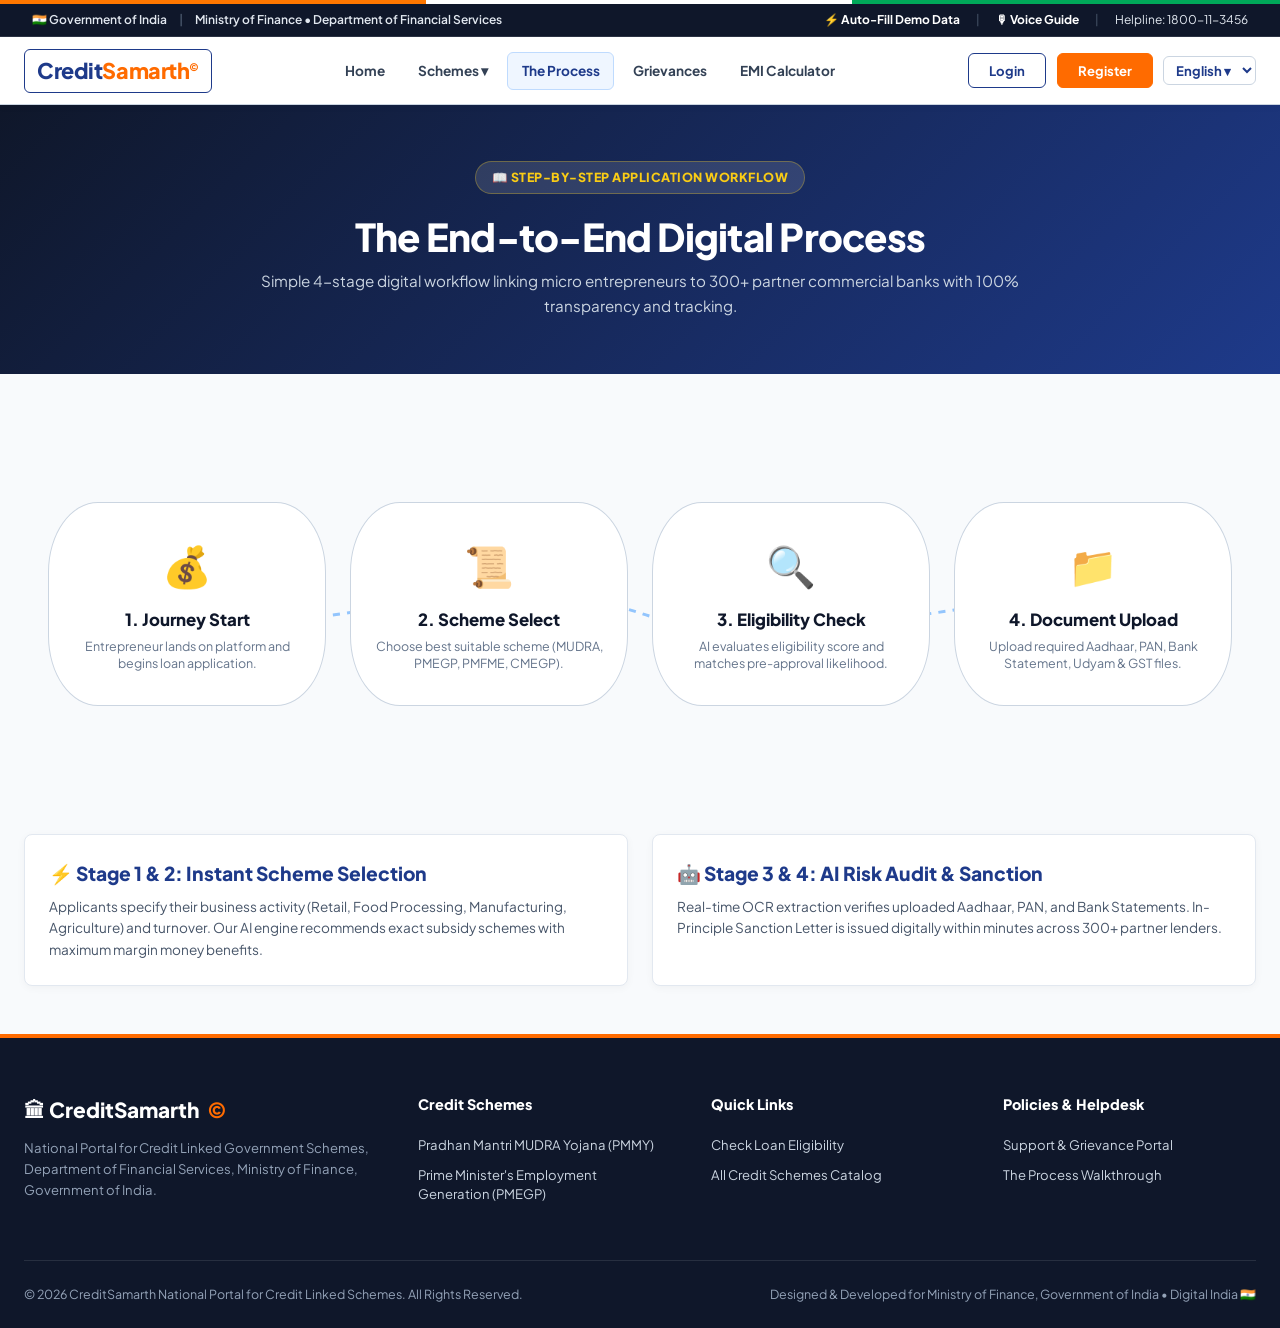
<file: frontend/process.html>
<!DOCTYPE html>
<html lang="en">
<head>
  <meta charset="UTF-8">
  <meta name="viewport" content="width=device-width, initial-scale=1.0">
  <title>The Process | CreditSamarth</title>
  <meta name="description" content="Step-by-step walkthrough of CreditSamarth digital loan application and sanction process.">
  <link rel="preconnect" href="https://fonts.googleapis.com">
  <link rel="preconnect" href="https://fonts.gstatic.com" crossorigin>
  <link href="https://fonts.googleapis.com/css2?family=Plus+Jakarta+Sans:wght@400;500;600;700;800;900&display=swap" rel="stylesheet">
  <link rel="stylesheet" href="css/style.css">
</head>
<body>

  <!-- Official Tricolor Accent Line -->
  <div class="gov-tricolor-strip"></div>

  <!-- Top Government Header Strip -->
  <div class="top-gov-strip">
    <div class="top-gov-strip-left">
      <span>🇮🇳 Government of India</span>
      <span class="gov-strip-sep" style="color:#475569">|</span>
      <span>Ministry of Finance • Department of Financial Services</span>
    </div>
    <div class="top-gov-strip-right">
      <span class="gov-strip-action" onclick="prefillRahulKumarData()">⚡ Auto-Fill Demo Data</span>
      <span class="gov-strip-sep" style="color:#475569">|</span>
      <span class="gov-strip-action" onclick="toggleVoiceModal()">🎙 Voice Guide</span>
      <span class="gov-strip-sep" style="color:#475569">|</span>
      <span>Helpline: 1800-11-3456</span>
    </div>
  </div>

  <!-- Main Header Navbar -->
  <header class="gov-navbar">
    <div class="gov-navbar-container">
      
      <!-- Logo Box -->
      <a href="index.html" class="js-logo-box">
        <div class="js-logo-text">Credit<span>Samarth</span><span class="js-logo-copy">©</span></div>
      </a>

      <!-- Mobile Header Controls (Login + Hamburger) -->
      <div class="mobile-navbar-right-controls">
        <button class="btn-js-login mobile-nav-login-btn" onclick="openAuthModal('login')">🔑 Login</button>
        <button class="gov-hamburger-btn" id="mobileMenuBtn" onclick="toggleMobileMenu()" aria-label="Toggle Navigation">☰</button>
      </div>

      <!-- Navigation Links with Interactive Schemes Dropdown -->
      <ul class="gov-nav-menu">
        <li><a href="index.html" class="gov-nav-item">Home</a></li>
        
        <li class="nav-dropdown-wrapper">
          <a href="schemes.html" class="gov-nav-item">Schemes ▾</a>
          <div class="dropdown-menu-box">
            <a href="apply.html?step=2&scheme=MUDRA" class="dropdown-item">
              <div class="dropdown-icon-badge">💼</div>
              <div>
                <div class="dropdown-item-title">Pradhan Mantri MUDRA Yojana (PMMY)</div>
                <div class="dropdown-item-sub">Loans up to ₹10 Lakhs (100% Collateral Free)</div>
              </div>
            </a>
            <a href="apply.html?step=2&scheme=PMEGP" class="dropdown-item">
              <div class="dropdown-icon-badge">🏭</div>
              <div>
                <div class="dropdown-item-title">Prime Minister's Employment Generation (PMEGP)</div>
                <div class="dropdown-item-sub">Up to ₹50 Lakhs (15% to 35% Subsidy)</div>
              </div>
            </a>
            <a href="apply.html?step=2&scheme=PMFME" class="dropdown-item">
              <div class="dropdown-icon-badge">🍲</div>
              <div>
                <div class="dropdown-item-title">PM Formalisation of Micro Food Processing (PMFME)</div>
                <div class="dropdown-item-sub">35% Credit-Linked Capital Subsidy</div>
              </div>
            </a>
            <a href="apply.html?step=2&scheme=CMEGP" class="dropdown-item">
              <div class="dropdown-icon-badge">🏛</div>
              <div>
                <div class="dropdown-item-title">Chief Minister Employment Generation (CMEGP)</div>
                <div class="dropdown-item-sub">State Soft Loan & Seed Capital</div>
              </div>
            </a>
            <a href="apply.html?step=3&scheme=KCC" class="dropdown-item">
              <div class="dropdown-icon-badge">🌾</div>
              <div>
                <div class="dropdown-item-title">Agri Loan – Kisan Credit Card (KCC)</div>
                <div class="dropdown-item-sub">Crop Loan & Fisheries Credit</div>
              </div>
            </a>
            <div style="border-top:1px solid #e2e8f0; margin:0.35rem 0;"></div>
            <a href="schemes.html" class="dropdown-item" style="background:#eff6ff;">
              <div class="dropdown-icon-badge" style="background:#2563eb; color:#fff;">📜</div>
              <div>
                <div class="dropdown-item-title" style="color:#2563eb;">View All 16 Government Schemes</div>
                <div class="dropdown-item-sub">Explore full catalog & criteria</div>
              </div>
            </a>
          </div>
        </li>

        <li><a href="process.html" class="gov-nav-item active">The Process</a></li>
        <li><a href="grievances.html" class="gov-nav-item">Grievances</a></li>
        <li><a href="index.html#section-calculator" class="gov-nav-item">EMI Calculator</a></li>

        <li class="mobile-nav-actions-item">
          <div class="mobile-nav-actions-box">
            <button class="btn-js-login" onclick="openAuthModal('login')">🔑 Login</button>
            <button class="btn-js-register" onclick="openAuthModal('register')">📝 Register</button>
            <select onchange="changeLanguage(this.value)">
              <option value="en">🌐 English</option>
              <option value="hi">हिन्दी</option>
            </select>
          </div>
        </li>
      </ul>

      <!-- Right Action Buttons -->
      <div class="gov-nav-actions" id="nav-actions-box">
        <button class="btn-js-login" onclick="openAuthModal('login')">Login</button>
        <button class="btn-js-register" onclick="openAuthModal('register')">Register</button>
        <select id="lang-select" onchange="changeLanguage(this.value)" style="background:transparent; color:#1e3a8a; border:1.5px solid #cbd5e1; padding:4px 8px; border-radius:6px; font-size:0.82rem; font-weight:700; cursor:pointer;">
          <option value="en">English ▾</option>
          <option value="hi">हिन्दी</option>
        </select>
      </div>

    </div>
  </header>

  <!-- PROCESS PAGE EXECUTIVE HERO BANNER -->
  <section class="js-hero-fullwidth-section" style="padding: 3.5rem 1.5rem; text-align: center;">
    <div class="hero-executive-container">
      <div class="hero-govt-tag">📖 STEP-BY-STEP APPLICATION WORKFLOW</div>
      <h1 class="js-hero-title" style="font-size:2.4rem; margin-bottom:0.5rem;">
        The End-to-End Digital Process
      </h1>
      <p class="js-hero-subtext" style="font-size:0.95rem; margin-bottom:0; max-width:760px;">
        Simple 4-stage digital workflow linking micro entrepreneurs to 300+ partner commercial banks with 100% transparency and tracking.
      </p>
    </div>
  </section>

  <!-- MAIN CONTENT CONTAINER -->
  <main style="max-width:1280px; margin:3rem auto; padding:0 1.5rem;">
    
    <section class="jansamarth-process-wrapper">
      <div class="process-stage-container">
        <svg class="process-sine-svg" viewBox="0 0 1000 120" fill="none" xmlns="http://www.w3.org/2000/svg">
          <circle cx="15" cy="60" r="4" fill="#93c5fd" />
          <path d="M 15 60 C 150 110, 350 10, 500 60 C 650 110, 850 10, 985 60" stroke="#93c5fd" stroke-width="2.5" stroke-dasharray="6 6" />
          <circle cx="985" cy="60" r="4" fill="#93c5fd" />
        </svg>

        <div class="process-grid-cards">
          <a href="apply.html?step=1" class="process-egg-card">
            <div class="process-vector-icon">💰</div>
            <h3 class="process-egg-title">1. Journey Start</h3>
            <p class="process-egg-desc">Entrepreneur lands on platform and begins loan application.</p>
          </a>

          <a href="apply.html?step=2" class="process-egg-card">
            <div class="process-vector-icon">📜</div>
            <h3 class="process-egg-title">2. Scheme Select</h3>
            <p class="process-egg-desc">Choose best suitable scheme (MUDRA, PMEGP, PMFME, CMEGP).</p>
          </a>

          <a href="apply.html?step=3" class="process-egg-card">
            <div class="process-vector-icon">🔍</div>
            <h3 class="process-egg-title">3. Eligibility Check</h3>
            <p class="process-egg-desc">AI evaluates eligibility score and matches pre-approval likelihood.</p>
          </a>

          <a href="apply.html?step=4" class="process-egg-card">
            <div class="process-vector-icon">📁</div>
            <h3 class="process-egg-title">4. Document Upload</h3>
            <p class="process-egg-desc">Upload required Aadhaar, PAN, Bank Statement, Udyam & GST files.</p>
          </a>
        </div>
      </div>
    </section>

    <!-- Deep Walkthrough Content Cards -->
    <div class="process-two-col-grid" style="display:grid; grid-template-columns: 1fr 1fr; gap:1.5rem; margin-top:3rem;">
      <div class="gov-card">
        <h3 style="font-size:1.2rem; font-weight:800; color:#1e3a8a; margin-bottom:0.5rem;">⚡ Stage 1 & 2: Instant Scheme Selection</h3>
        <p style="font-size:0.85rem; color:#475569; line-height:1.6;">
          Applicants specify their business activity (Retail, Food Processing, Manufacturing, Agriculture) and turnover. Our AI engine recommends exact subsidy schemes with maximum margin money benefits.
        </p>
      </div>

      <div class="gov-card">
        <h3 style="font-size:1.2rem; font-weight:800; color:#1e3a8a; margin-bottom:0.5rem;">🤖 Stage 3 & 4: AI Risk Audit & Sanction</h3>
        <p style="font-size:0.85rem; color:#475569; line-height:1.6;">
          Real-time OCR extraction verifies uploaded Aadhaar, PAN, and Bank Statements. In-Principle Sanction Letter is issued digitally within minutes across 300+ partner lenders.
        </p>
      </div>
    </div>

  </main>

  <!-- AUTHENTICATION MODAL -->
  <div id="auth-modal" class="auth-modal-backdrop" style="display:none;" onclick="closeAuthModal(event)">
    <div class="auth-modal-card" onclick="event.stopPropagation()">
      <div class="auth-tab-row">
        <button class="auth-tab-btn active" id="auth-tab-login" onclick="switchAuthTab('login')">Login</button>
        <button class="auth-tab-btn" id="auth-tab-register" onclick="switchAuthTab('register')">Register</button>
      </div>

      <form id="form-auth-login" onsubmit="handleAuthLogin(event)">
        <div class="form-group">
          <label class="form-label">Email Address / Mobile</label>
          <input type="text" id="auth-login-email" class="form-input" value="rahul.kumar@shreegeneral.in" required>
        </div>
        <div class="form-group">
          <label class="form-label">Password</label>
          <input type="password" id="auth-login-password" class="form-input" value="password123" required>
        </div>
        <div class="form-group">
          <label class="form-label">User Role</label>
          <select id="auth-login-role" class="form-select">
            <option value="APPLICANT">Borrower / Micro Entrepreneur</option>
            <option value="ADMIN">Nodal Officer (Admin Desk)</option>
          </select>
        </div>
        <button type="submit" class="btn-gov-saffron" style="width:100%; justify-content:center; padding:0.8rem; margin-top:0.5rem;">Login to Account ➔</button>
      </form>

      <form id="form-auth-register" onsubmit="handleAuthRegister(event)" style="display:none;">
        <div class="form-group">
          <label class="form-label">Full Name</label>
          <input type="text" id="auth-reg-name" class="form-input" value="Rahul Kumar" required>
        </div>
        <div class="form-group">
          <label class="form-label">Email Address</label>
          <input type="email" id="auth-reg-email" class="form-input" value="rahul.kumar@shreegeneral.in" required>
        </div>
        <div class="form-group">
          <label class="form-label">Create Password</label>
          <input type="password" id="auth-reg-pass" class="form-input" value="password123" required>
        </div>
        <button type="submit" class="btn-gov-saffron" style="width:100%; justify-content:center; padding:0.8rem; margin-top:0.5rem;">Register New Account ➔</button>
      </form>
    </div>
  </div>

  <div id="toast-container" class="toast-container"></div>

  <!-- FOOTER -->
  <footer>
    <div class="footer-container">
      <div>
        <div class="footer-brand-title">🏛 CreditSamarth<span>©</span></div>
        <p class="footer-desc">National Portal for Credit Linked Government Schemes, Department of Financial Services, Ministry of Finance, Government of India.</p>
      </div>

      <div>
        <div class="footer-column-title">Credit Schemes</div>
        <ul class="footer-link-list">
          <li><a href="schemes.html">Pradhan Mantri MUDRA Yojana (PMMY)</a></li>
          <li><a href="schemes.html">Prime Minister's Employment Generation (PMEGP)</a></li>
        </ul>
      </div>

      <div>
        <div class="footer-column-title">Quick Links</div>
        <ul class="footer-link-list">
          <li><a href="apply.html?step=1">Check Loan Eligibility</a></li>
          <li><a href="schemes.html">All Credit Schemes Catalog</a></li>
        </ul>
      </div>

      <div>
        <div class="footer-column-title">Policies & Helpdesk</div>
        <ul class="footer-link-list">
          <li><a href="grievances.html">Support & Grievance Portal</a></li>
          <li><a href="process.html">The Process Walkthrough</a></li>
        </ul>
      </div>
    </div>

    <div class="footer-bottom-bar">
      <div>© 2026 CreditSamarth National Portal for Credit Linked Schemes. All Rights Reserved.</div>
      <div>Designed & Developed for Ministry of Finance, Government of India • Digital India 🇮🇳</div>
    </div>
  </footer>

  <script src="js/app.js"></script>
</body>
</html>
</file>
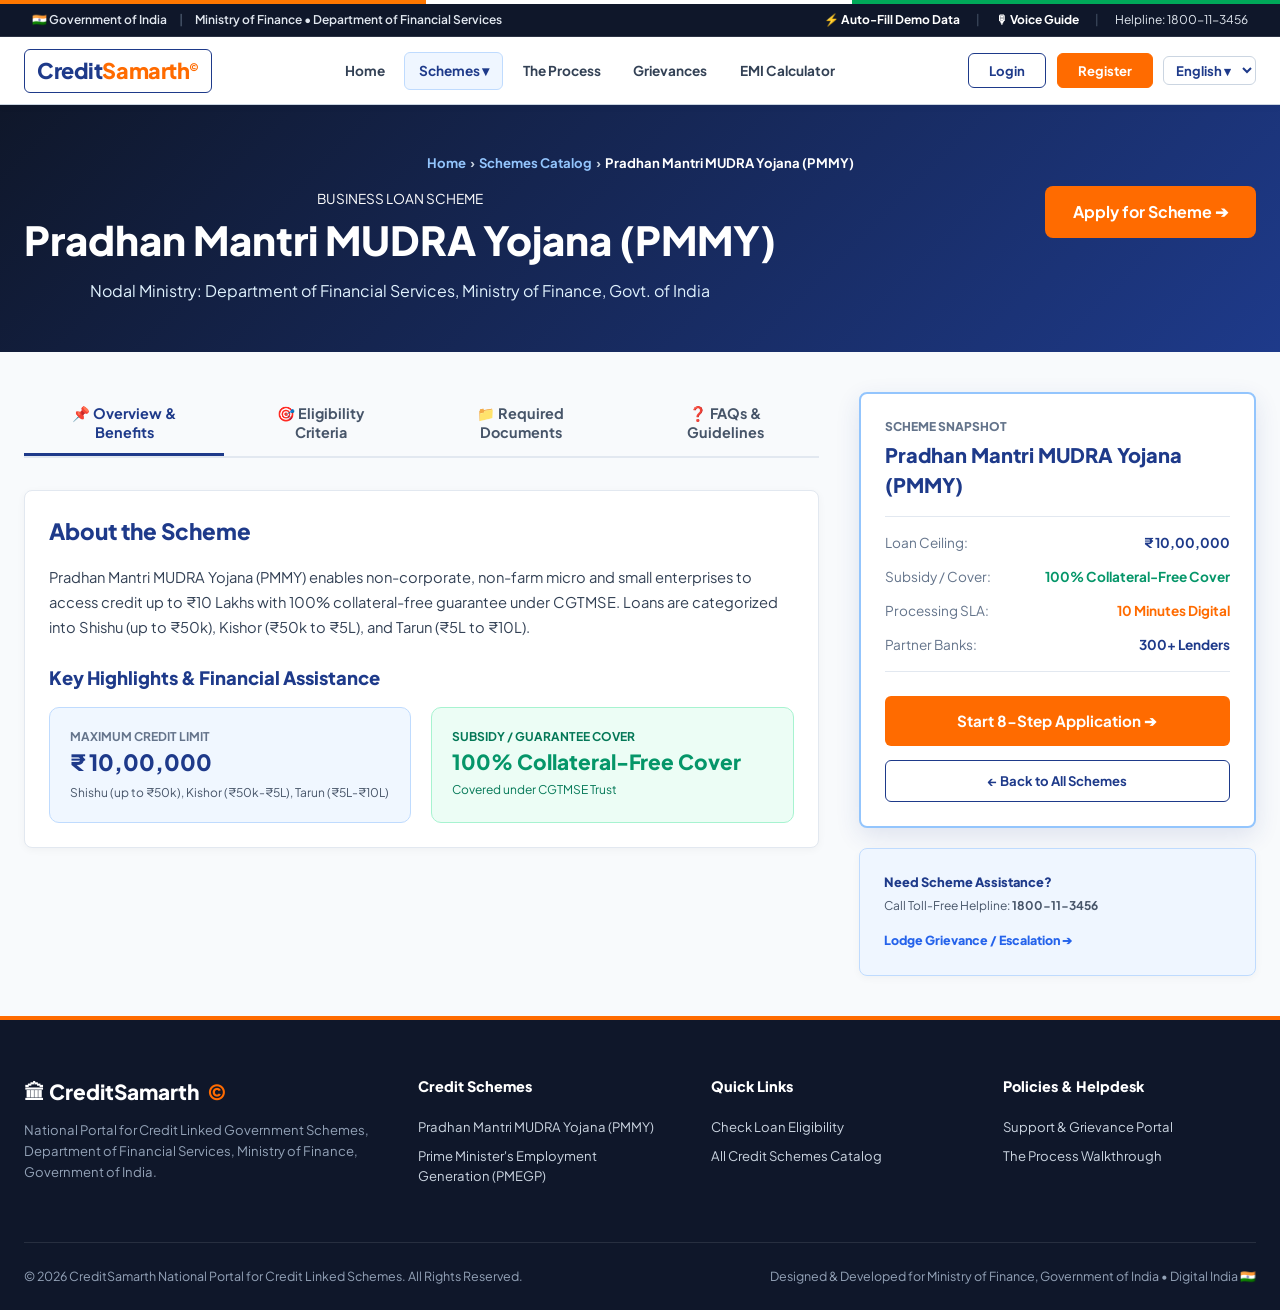
<file: frontend/scheme-detail.html>
<!DOCTYPE html>
<html lang="en">
<head>
  <meta charset="UTF-8">
  <meta name="viewport" content="width=device-width, initial-scale=1.0">
  <title>Scheme Details | CreditSamarth</title>
  <meta name="description" content="Official Government Scheme Detailed Information, Eligibility Criteria, Subsidies, and Application Guidelines.">
  <link rel="preconnect" href="https://fonts.googleapis.com">
  <link rel="preconnect" href="https://fonts.gstatic.com" crossorigin>
  <link href="https://fonts.googleapis.com/css2?family=Plus+Jakarta+Sans:wght@400;500;600;700;800;900&display=swap" rel="stylesheet">
  <link rel="stylesheet" href="css/style.css">
</head>
<body>

  <!-- Official Tricolor Accent Line -->
  <div class="gov-tricolor-strip"></div>

  <!-- Top Government Header Strip -->
  <div class="top-gov-strip">
    <div class="top-gov-strip-left">
      <span>🇮🇳 Government of India</span>
      <span class="gov-strip-sep" style="color:#475569">|</span>
      <span>Ministry of Finance • Department of Financial Services</span>
    </div>
    <div class="top-gov-strip-right">
      <span class="gov-strip-action" onclick="prefillRahulKumarData()">⚡ Auto-Fill Demo Data</span>
      <span class="gov-strip-sep" style="color:#475569">|</span>
      <span class="gov-strip-action" onclick="toggleVoiceModal()">🎙 Voice Guide</span>
      <span class="gov-strip-sep" style="color:#475569">|</span>
      <span>Helpline: 1800-11-3456</span>
    </div>
  </div>

  <!-- Main Header Navbar -->
  <header class="gov-navbar">
    <div class="gov-navbar-container">
      
      <!-- Logo Box -->
      <a href="index.html" class="js-logo-box">
        <div class="js-logo-text">Credit<span>Samarth</span><span class="js-logo-copy">©</span></div>
      </a>

      <!-- Mobile Header Controls (Login + Hamburger) -->
      <div class="mobile-navbar-right-controls">
        <button class="btn-js-login mobile-nav-login-btn" onclick="openAuthModal('login')">🔑 Login</button>
        <button class="gov-hamburger-btn" id="mobileMenuBtn" onclick="toggleMobileMenu()" aria-label="Toggle Navigation">☰</button>
      </div>

      <!-- Navigation Links with Interactive Schemes Dropdown -->
      <ul class="gov-nav-menu">
        <li><a href="index.html" class="gov-nav-item">Home</a></li>
        
        <li class="nav-dropdown-wrapper">
          <a href="schemes.html" class="gov-nav-item active">Schemes ▾</a>
          <div class="dropdown-menu-box">
            <a href="scheme-detail.html?id=MUDRA" class="dropdown-item">
              <div class="dropdown-icon-badge">💼</div>
              <div>
                <div class="dropdown-item-title">Pradhan Mantri MUDRA Yojana (PMMY)</div>
                <div class="dropdown-item-sub">Loans up to ₹10 Lakhs (100% Collateral Free)</div>
              </div>
            </a>
            <a href="scheme-detail.html?id=PMEGP" class="dropdown-item">
              <div class="dropdown-icon-badge">🏭</div>
              <div>
                <div class="dropdown-item-title">Prime Minister's Employment Generation (PMEGP)</div>
                <div class="dropdown-item-sub">Up to ₹50 Lakhs (15% to 35% Subsidy)</div>
              </div>
            </a>
            <a href="scheme-detail.html?id=PMFME" class="dropdown-item">
              <div class="dropdown-icon-badge">🍲</div>
              <div>
                <div class="dropdown-item-title">PM Formalisation of Micro Food Processing (PMFME)</div>
                <div class="dropdown-item-sub">35% Credit-Linked Capital Subsidy</div>
              </div>
            </a>
            <a href="scheme-detail.html?id=PMAY" class="dropdown-item">
              <div class="dropdown-icon-badge">🏠</div>
              <div>
                <div class="dropdown-item-title">Pradhan Mantri Awas Yojana (PMAY-U 2.0)</div>
                <div class="dropdown-item-sub">Interest Subsidy up to 6.5% for Home Loans</div>
              </div>
            </a>
            <a href="scheme-detail.html?id=KCC" class="dropdown-item">
              <div class="dropdown-icon-badge">🌾</div>
              <div>
                <div class="dropdown-item-title">Agri Loan – Kisan Credit Card (KCC)</div>
                <div class="dropdown-item-sub">Crop Loan & Fisheries Credit</div>
              </div>
            </a>
            <div style="border-top:1px solid #e2e8f0; margin:0.35rem 0;"></div>
            <a href="schemes.html" class="dropdown-item" style="background:#eff6ff;">
              <div class="dropdown-icon-badge" style="background:#2563eb; color:#fff;">📜</div>
              <div>
                <div class="dropdown-item-title" style="color:#2563eb;">View All 17 Government Schemes</div>
                <div class="dropdown-item-sub">Explore full catalog & criteria</div>
              </div>
            </a>
          </div>
        </li>

        <li><a href="process.html" class="gov-nav-item">The Process</a></li>
        <li><a href="grievances.html" class="gov-nav-item">Grievances</a></li>
        <li><a href="index.html#section-calculator" class="gov-nav-item">EMI Calculator</a></li>

        <li class="mobile-nav-actions-item">
          <div class="mobile-nav-actions-box">
            <button class="btn-js-login" onclick="openAuthModal('login')">🔑 Login</button>
            <button class="btn-js-register" onclick="openAuthModal('register')">📝 Register</button>
            <select onchange="changeLanguage(this.value)">
              <option value="en">🌐 English</option>
              <option value="hi">हिन्दी</option>
            </select>
          </div>
        </li>
      </ul>

      <!-- Right Action Buttons -->
      <div class="gov-nav-actions" id="nav-actions-box">
        <button class="btn-js-login" onclick="openAuthModal('login')">Login</button>
        <button class="btn-js-register" onclick="openAuthModal('register')">Register</button>
        <select id="lang-select" onchange="changeLanguage(this.value)" style="background:transparent; color:#1e3a8a; border:1.5px solid #cbd5e1; padding:4px 8px; border-radius:6px; font-size:0.82rem; font-weight:700; cursor:pointer;">
          <option value="en">English ▾</option>
          <option value="hi">हिन्दी</option>
        </select>
      </div>

    </div>
  </header>

  <!-- SCHEME DETAIL DYNAMIC HERO BANNER -->
  <section class="js-hero-fullwidth-section" style="padding: 3rem 1.5rem; background: linear-gradient(135deg, #0f172a 0%, #1e3a8a 100%);">
    <div style="max-width:1280px; margin:0 auto;">
      
      <!-- Breadcrumb -->
      <div style="font-size:0.82rem; color:#cbd5e1; margin-bottom:0.85rem; font-weight:700;">
        <a href="index.html" style="color:#93c5fd;">Home</a> &nbsp;›&nbsp; 
        <a href="schemes.html" style="color:#93c5fd;">Schemes Catalog</a> &nbsp;›&nbsp; 
        <span id="detail-breadcrumb-title" style="color:#ffffff;">Pradhan Mantri MUDRA Yojana</span>
      </div>

      <div style="display:flex; justify-content:space-between; align-items:flex-start; gap:2rem; flex-wrap:wrap;">
        <div>
          <span class="gov-badge gov-badge-orange" id="detail-category-badge" style="font-size:0.85rem; padding:5px 12px; margin-bottom:0.75rem;">BUSINESS LOAN SCHEME</span>
          <h1 style="font-size:2.5rem; font-weight:900; color:#ffffff; margin-bottom:0.5rem;" id="detail-scheme-title">
            Pradhan Mantri MUDRA Yojana (PMMY)
          </h1>
          <p style="font-size:1rem; color:#e0f2fe; max-width:800px; line-height:1.6;" id="detail-scheme-ministry">
            Nodal Ministry: Department of Financial Services, Ministry of Finance, Govt. of India
          </p>
        </div>

        <div style="display:flex; gap:0.75rem;">
          <a href="#" id="detail-apply-top-btn" class="btn-gov-saffron" style="padding:0.85rem 1.75rem; font-size:1rem; border-radius:8px;">
            Apply for Scheme ➔
          </a>
        </div>
      </div>

    </div>
  </section>

  <!-- MAIN CONTENT CONTAINER -->
  <main style="max-width:1280px; margin:2.5rem auto; padding:0 1.5rem;">
    
    <div class="detail-layout-grid" style="display:grid; grid-template-columns: 2fr 1fr; gap:2.5rem; align-items:start;">
      
      <!-- LEFT COLUMN: DEEP SCHEME INFORMATION -->
      <div>
        
        <!-- Tab Navigation Buttons -->
        <div class="grv-tab-btn-row" style="margin-bottom:2rem;">
          <button class="grv-tab-btn active" onclick="switchDetailTab('overview', this)">📌 Overview & Benefits</button>
          <button class="grv-tab-btn" onclick="switchDetailTab('eligibility', this)">🎯 Eligibility Criteria</button>
          <button class="grv-tab-btn" onclick="switchDetailTab('documents', this)">📁 Required Documents</button>
          <button class="grv-tab-btn" onclick="switchDetailTab('faqs', this)">❓ FAQs & Guidelines</button>
        </div>

        <!-- TAB 1: OVERVIEW & BENEFITS -->
        <div id="detail-tab-overview" class="gov-card" style="background:#ffffff; margin-bottom:2rem;">
          <h3 style="font-size:1.4rem; font-weight:900; color:#1e3a8a; margin-bottom:1rem;">About the Scheme</h3>
          <p style="font-size:0.92rem; color:#334155; line-height:1.7; margin-bottom:1.5rem;" id="detail-full-overview">
            Pradhan Mantri MUDRA Yojana (PMMY) is a flagship scheme of Government of India to enable a micro enterprise to secure credit up to ₹10 Lakhs without any collateral guarantee. Loans are provided by Banks, NBFCs, and MFIs.
          </p>

          <h4 style="font-size:1.15rem; font-weight:800; color:#1e3a8a; margin-bottom:1rem;">Key Highlights & Financial Assistance</h4>
          
          <div style="display:grid; grid-template-columns: 1fr 1fr; gap:1.25rem;" id="detail-highlights-grid">
            <div style="background:#f0f7ff; border:1.5px solid #bfdbfe; padding:1.25rem; border-radius:10px;">
              <div style="font-size:0.75rem; color:#64748b; font-weight:700;">MAXIMUM CREDIT LIMIT</div>
              <div style="font-size:1.4rem; font-weight:900; color:#1e3a8a;" id="detail-max-limit">₹ 10,00,000</div>
              <div style="font-size:0.75rem; color:#475569; margin-top:0.25rem;">Shishu (up to ₹50k), Kishor (₹50k-₹5L), Tarun (₹5L-₹10L)</div>
            </div>

            <div style="background:#ecfdf5; border:1.5px solid #a7f3d0; padding:1.25rem; border-radius:10px;">
              <div style="font-size:0.75rem; color:#047857; font-weight:700;">SUBSIDY / GUARANTEE COVER</div>
              <div style="font-size:1.3rem; font-weight:900; color:#059669;" id="detail-subsidy-cover">100% Collateral-Free</div>
              <div style="font-size:0.75rem; color:#047857; margin-top:0.25rem;">Covered under CGTMSE Trust</div>
            </div>
          </div>
        </div>

        <!-- TAB 2: ELIGIBILITY CRITERIA -->
        <div id="detail-tab-eligibility" class="gov-card" style="display:none; background:#ffffff; margin-bottom:2rem;">
          <h3 style="font-size:1.4rem; font-weight:900; color:#1e3a8a; margin-bottom:1rem;">Who Can Apply?</h3>
          <ul style="list-style:none; display:flex; flex-direction:column; gap:0.85rem; font-size:0.9rem; color:#334155;" id="detail-eligibility-list">
            <li style="display:flex; gap:0.75rem; align-items:flex-start;">
              <span style="color:#059669; font-weight:900;">✓</span>
              <span>Individual micro-entrepreneurs, proprietary firms, partnerships, or LLPs.</span>
            </li>
            <li style="display:flex; gap:0.75rem; align-items:flex-start;">
              <span style="color:#059669; font-weight:900;">✓</span>
              <span>Age of applicant must be minimum 18 years and maximum 65 years.</span>
            </li>
            <li style="display:flex; gap:0.75rem; align-items:flex-start;">
              <span style="color:#059669; font-weight:900;">✓</span>
              <span>Non-farm sector income generating activities in manufacturing, trading, or services.</span>
            </li>
          </ul>
        </div>

        <!-- TAB 3: REQUIRED DOCUMENTS -->
        <div id="detail-tab-documents" class="gov-card" style="display:none; background:#ffffff; margin-bottom:2rem;">
          <h3 style="font-size:1.4rem; font-weight:900; color:#1e3a8a; margin-bottom:1rem;">Mandatory Documents Checklist</h3>
          
          <div style="display:grid; grid-template-columns: 1fr 1fr; gap:1rem;" id="detail-docs-checklist">
            <div style="background:#f8fafc; border:1px solid #cbd5e1; padding:1rem; border-radius:8px; display:flex; align-items:center; gap:0.75rem;">
              <span style="font-size:1.5rem;">🪪</span>
              <div>
                <div style="font-weight:800; font-size:0.88rem; color:#1e3a8a;">Aadhaar Card</div>
                <div style="font-size:0.72rem; color:#64748b;">Identity & Address Proof</div>
              </div>
            </div>

            <div style="background:#f8fafc; border:1px solid #cbd5e1; padding:1rem; border-radius:8px; display:flex; align-items:center; gap:0.75rem;">
              <span style="font-size:1.5rem;">💳</span>
              <div>
                <div style="font-weight:800; font-size:0.88rem; color:#1e3a8a;">PAN Card</div>
                <div style="font-size:0.72rem; color:#64748b;">Income Tax Identifier</div>
              </div>
            </div>

            <div style="background:#f8fafc; border:1px solid #cbd5e1; padding:1rem; border-radius:8px; display:flex; align-items:center; gap:0.75rem;">
              <span style="font-size:1.5rem;">🏦</span>
              <div>
                <div style="font-weight:800; font-size:0.88rem; color:#1e3a8a;">Bank Statement (6 Months)</div>
                <div style="font-size:0.72rem; color:#64748b;">Financial Performance Proof</div>
              </div>
            </div>

            <div style="background:#f8fafc; border:1px solid #cbd5e1; padding:1rem; border-radius:8px; display:flex; align-items:center; gap:0.75rem;">
              <span style="font-size:1.5rem;">🏢</span>
              <div>
                <div style="font-weight:800; font-size:0.88rem; color:#1e3a8a;">Udyam Registration</div>
                <div style="font-size:0.72rem; color:#64748b;">MSME Registration Certificate</div>
              </div>
            </div>
          </div>
        </div>

        <!-- TAB 4: FAQS -->
        <div id="detail-tab-faqs" class="gov-card" style="display:none; background:#ffffff; margin-bottom:2rem;">
          <h3 style="font-size:1.4rem; font-weight:900; color:#1e3a8a; margin-bottom:1rem;">Frequently Asked Questions</h3>
          
          <div class="faq-card-item" onclick="toggleFaqAccordion(1)">
            <div class="faq-question-title">
              <span>Is collateral security required for this scheme?</span>
              <span id="faq-icon-1">➕</span>
            </div>
            <div class="faq-answer-body" id="faq-ans-1" style="display:none;">
              No. As per Reserve Bank of India (RBI) guidelines, banks do not demand collateral security for loans under this central government credit scheme.
            </div>
          </div>

          <div class="faq-card-item" onclick="toggleFaqAccordion(2)">
            <div class="faq-question-title">
              <span>Which banks offer sanction for this scheme?</span>
              <span id="faq-icon-2">➕</span>
            </div>
            <div class="faq-answer-body" id="faq-ans-2" style="display:none;">
              All 300+ partner lenders registered on CreditSamarth — including State Bank of India, Punjab National Bank, Bank of Baroda, HDFC Bank, ICICI Bank, Regional Rural Banks & SIDBI.
            </div>
          </div>
        </div>

      </div>

      <!-- RIGHT COLUMN: STICKY QUICK ACTION SUMMARY CARD -->
      <div style="position:sticky; top:90px;">
        
        <div class="gov-card" style="background:#ffffff; box-shadow:0 8px 24px rgba(30,58,138,0.12); border:2px solid #93c5fd;">
          <div style="font-size:0.75rem; font-weight:800; color:#64748b; text-transform:uppercase; margin-bottom:0.25rem;">SCHEME SNAPSHOT</div>
          <h4 style="font-size:1.25rem; font-weight:900; color:#1e3a8a; margin-bottom:1rem;" id="side-scheme-title">Pradhan Mantri MUDRA Yojana</h4>

          <div style="display:flex; flex-direction:column; gap:0.85rem; font-size:0.85rem; margin-bottom:1.5rem; border-top:1px solid #e2e8f0; border-bottom:1px solid #e2e8f0; padding:1rem 0;">
            <div style="display:flex; justify-content:space-between;">
              <span style="color:#64748b;">Loan Ceiling:</span>
              <strong style="color:#1e3a8a;" id="side-max-limit">₹ 10,00,000</strong>
            </div>

            <div style="display:flex; justify-content:space-between;">
              <span style="color:#64748b;">Subsidy / Cover:</span>
              <strong style="color:#059669;" id="side-subsidy">100% Cover</strong>
            </div>

            <div style="display:flex; justify-content:space-between;">
              <span style="color:#64748b;">Processing SLA:</span>
              <strong style="color:#ff6b00;">10 Minutes Digital</strong>
            </div>

            <div style="display:flex; justify-content:space-between;">
              <span style="color:#64748b;">Partner Banks:</span>
              <strong style="color:#1e3a8a;">300+ Lenders</strong>
            </div>
          </div>

          <a href="#" id="side-apply-btn" class="btn-gov-saffron" style="width:100%; justify-content:center; padding:0.85rem; font-size:0.95rem; margin-bottom:0.85rem;">
            Start 8-Step Application ➔
          </a>

          <a href="schemes.html" class="btn-gov-outline" style="width:100%; justify-content:center; padding:0.65rem; font-size:0.82rem;">
            ← Back to All Schemes
          </a>
        </div>

        <!-- Helpdesk Box -->
        <div class="gov-card" style="background:#eff6ff; border:1px solid #bfdbfe; margin-top:1.25rem;">
          <div style="font-size:0.8rem; font-weight:800; color:#1e3a8a; margin-bottom:0.25rem;">Need Scheme Assistance?</div>
          <div style="font-size:0.75rem; color:#475569; margin-bottom:0.75rem;">Call Toll-Free Helpline: <strong>1800-11-3456</strong></div>
          <a href="grievances.html" style="font-size:0.78rem; font-weight:800; color:#2563eb;">Lodge Grievance / Escalation ➔</a>
        </div>

      </div>

    </div>

  </main>

  <!-- AUTHENTICATION MODAL -->
  <div id="auth-modal" class="auth-modal-backdrop" style="display:none;" onclick="closeAuthModal(event)">
    <div class="auth-modal-card" onclick="event.stopPropagation()">
      <div class="auth-tab-row">
        <button class="auth-tab-btn active" id="auth-tab-login" onclick="switchAuthTab('login')">Login</button>
        <button class="auth-tab-btn" id="auth-tab-register" onclick="switchAuthTab('register')">Register</button>
      </div>

      <form id="form-auth-login" onsubmit="handleAuthLogin(event)">
        <div class="form-group">
          <label class="form-label">Email Address / Mobile</label>
          <input type="text" id="auth-login-email" class="form-input" value="rahul.kumar@shreegeneral.in" required>
        </div>
        <div class="form-group">
          <label class="form-label">Password</label>
          <input type="password" id="auth-login-password" class="form-input" value="password123" required>
        </div>
        <div class="form-group">
          <label class="form-label">User Role</label>
          <select id="auth-login-role" class="form-select">
            <option value="APPLICANT">Borrower / Micro Entrepreneur</option>
            <option value="ADMIN">Nodal Officer (Admin Desk)</option>
          </select>
        </div>
        <button type="submit" class="btn-gov-saffron" style="width:100%; justify-content:center; padding:0.8rem; margin-top:0.5rem;">Login to Account ➔</button>
      </form>

      <form id="form-auth-register" onsubmit="handleAuthRegister(event)" style="display:none;">
        <div class="form-group">
          <label class="form-label">Full Name</label>
          <input type="text" id="auth-reg-name" class="form-input" value="Rahul Kumar" required>
        </div>
        <div class="form-group">
          <label class="form-label">Email Address</label>
          <input type="email" id="auth-reg-email" class="form-input" value="rahul.kumar@shreegeneral.in" required>
        </div>
        <div class="form-group">
          <label class="form-label">Create Password</label>
          <input type="password" id="auth-reg-pass" class="form-input" value="password123" required>
        </div>
        <button type="submit" class="btn-gov-saffron" style="width:100%; justify-content:center; padding:0.8rem; margin-top:0.5rem;">Register New Account ➔</button>
      </form>
    </div>
  </div>

  <div id="toast-container" class="toast-container"></div>

  <!-- FOOTER -->
  <footer>
    <div class="footer-container">
      <div>
        <div class="footer-brand-title">🏛 CreditSamarth<span>©</span></div>
        <p class="footer-desc">National Portal for Credit Linked Government Schemes, Department of Financial Services, Ministry of Finance, Government of India.</p>
      </div>

      <div>
        <div class="footer-column-title">Credit Schemes</div>
        <ul class="footer-link-list">
          <li><a href="schemes.html">Pradhan Mantri MUDRA Yojana (PMMY)</a></li>
          <li><a href="schemes.html">Prime Minister's Employment Generation (PMEGP)</a></li>
        </ul>
      </div>

      <div>
        <div class="footer-column-title">Quick Links</div>
        <ul class="footer-link-list">
          <li><a href="apply.html?step=1">Check Loan Eligibility</a></li>
          <li><a href="schemes.html">All Credit Schemes Catalog</a></li>
        </ul>
      </div>

      <div>
        <div class="footer-column-title">Policies & Helpdesk</div>
        <ul class="footer-link-list">
          <li><a href="grievances.html">Support & Grievance Portal</a></li>
          <li><a href="process.html">The Process Walkthrough</a></li>
        </ul>
      </div>
    </div>

    <div class="footer-bottom-bar">
      <div>© 2026 CreditSamarth National Portal for Credit Linked Schemes. All Rights Reserved.</div>
      <div>Designed & Developed for Ministry of Finance, Government of India • Digital India 🇮🇳</div>
    </div>
  </footer>

  <script src="js/app.js"></script>
</body>
</html>
</file>
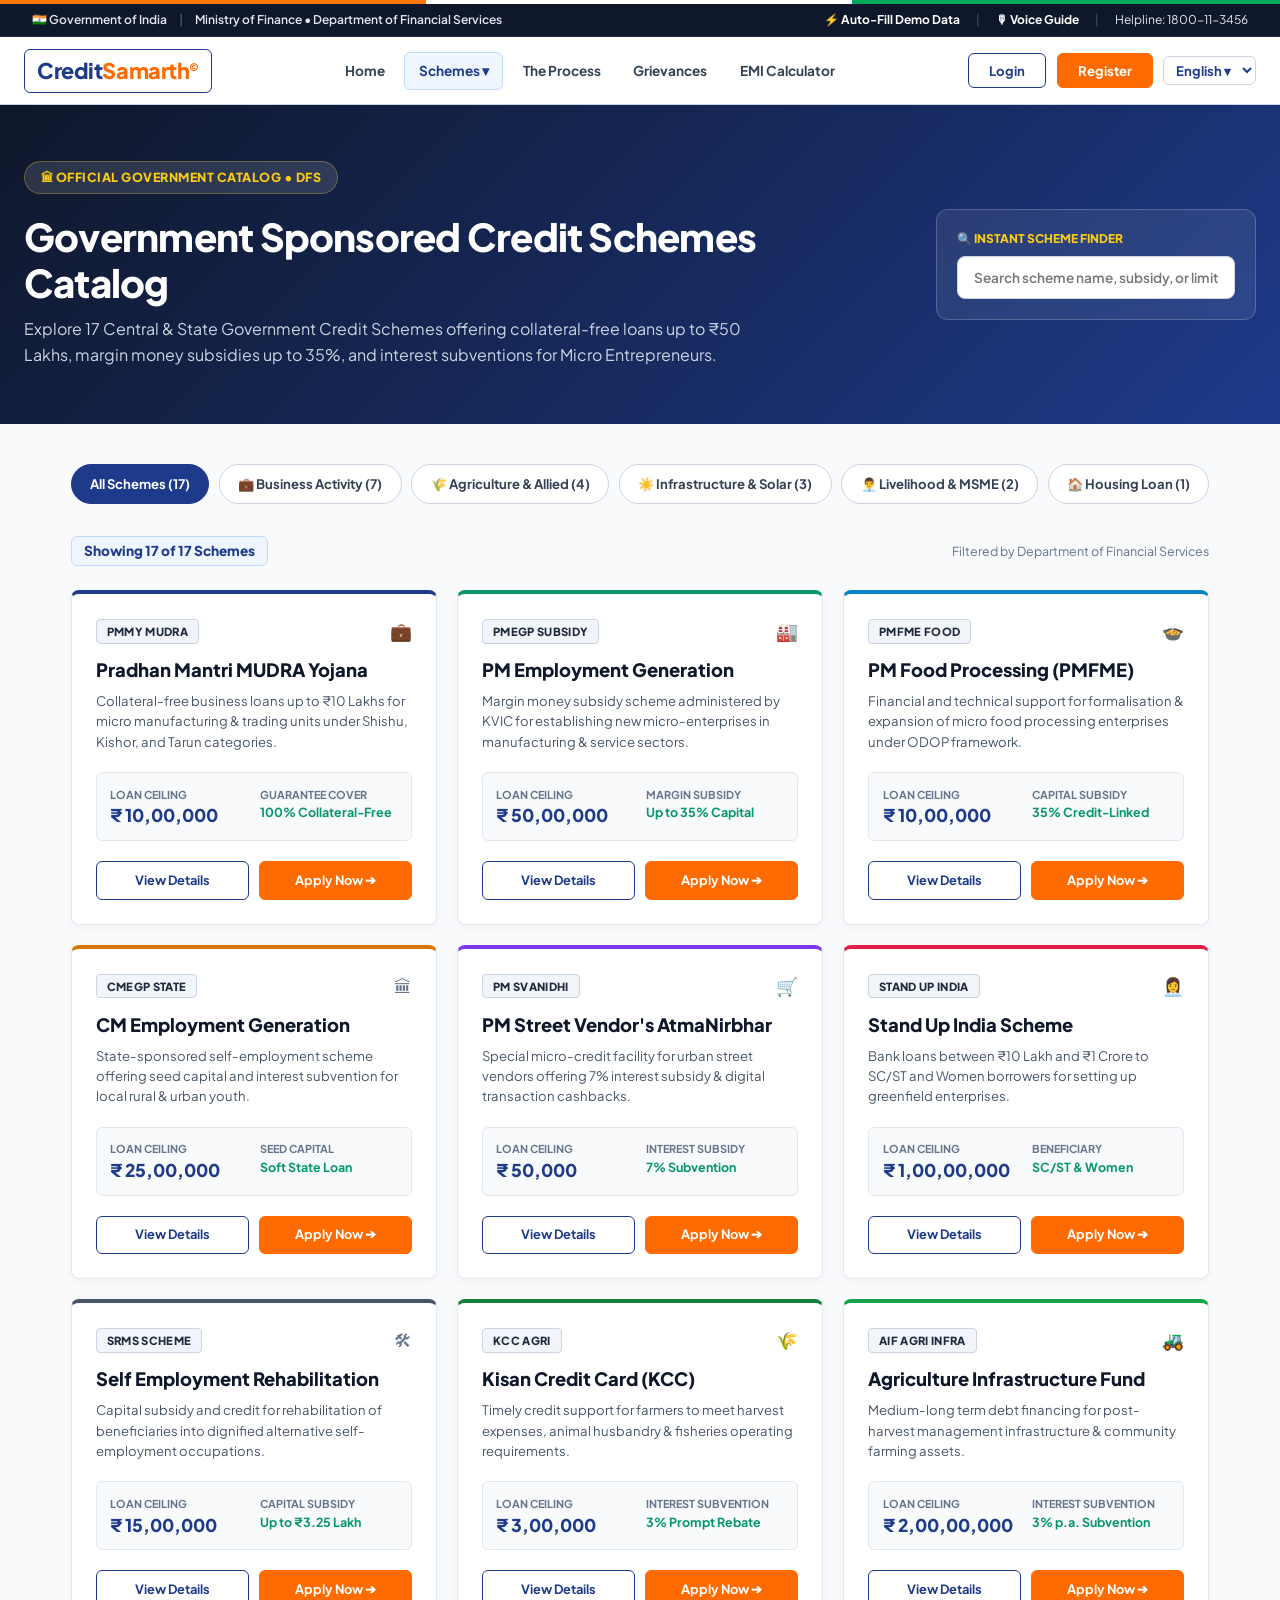
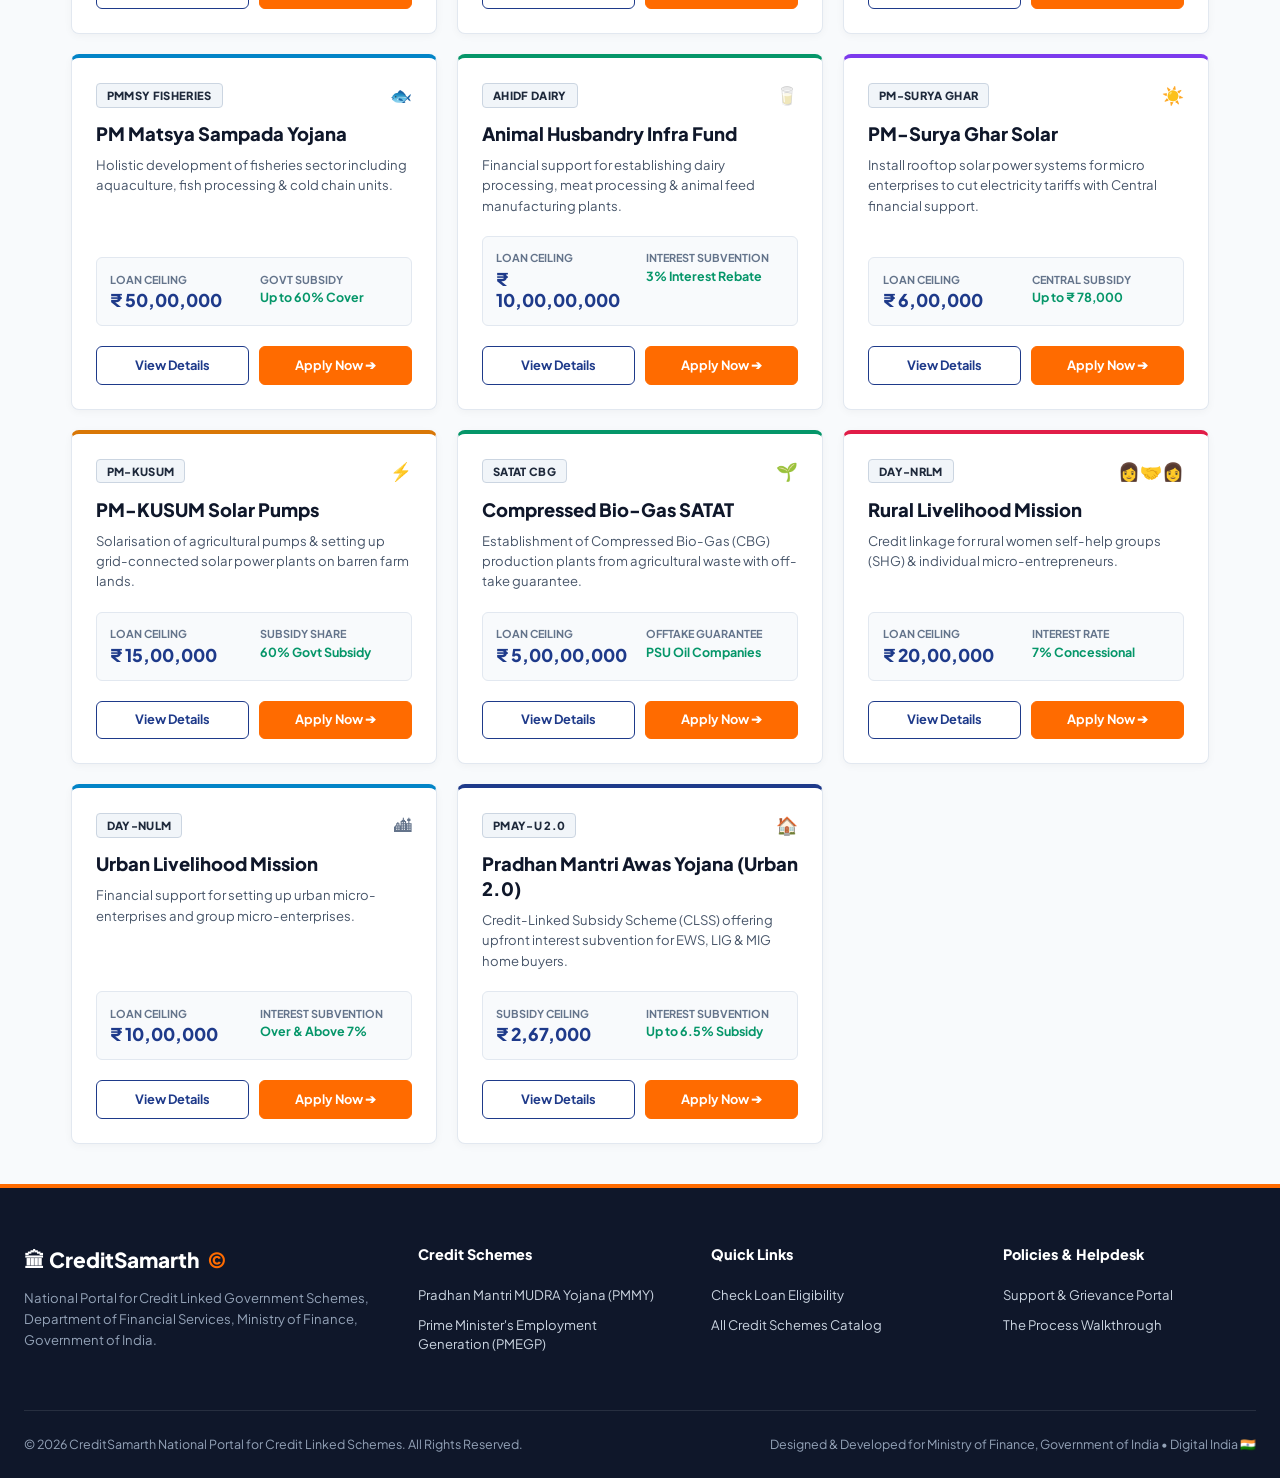
<file: frontend/schemes.html>
<!DOCTYPE html>
<html lang="en">
<head>
  <meta charset="UTF-8">
  <meta name="viewport" content="width=device-width, initial-scale=1.0">
  <title>Government Credit Schemes Catalog | CreditSamarth</title>
  <meta name="description" content="Explore Central & State Government Sponsored Credit Subsidy Schemes for Micro Enterprises.">
  <link rel="preconnect" href="https://fonts.googleapis.com">
  <link rel="preconnect" href="https://fonts.gstatic.com" crossorigin>
  <link href="https://fonts.googleapis.com/css2?family=Plus+Jakarta+Sans:wght@400;500;600;700;800;900&display=swap" rel="stylesheet">
  <link rel="stylesheet" href="css/style.css">
</head>
<body>

  <!-- Official Tricolor Accent Line -->
  <div class="gov-tricolor-strip"></div>

  <!-- Top Government Header Strip -->
  <div class="top-gov-strip">
    <div class="top-gov-strip-left">
      <span>🇮🇳 Government of India</span>
      <span class="gov-strip-sep" style="color:#475569">|</span>
      <span>Ministry of Finance • Department of Financial Services</span>
    </div>
    <div class="top-gov-strip-right">
      <span class="gov-strip-action" onclick="prefillRahulKumarData()">⚡ Auto-Fill Demo Data</span>
      <span class="gov-strip-sep" style="color:#475569">|</span>
      <span class="gov-strip-action" onclick="toggleVoiceModal()">🎙 Voice Guide</span>
      <span class="gov-strip-sep" style="color:#475569">|</span>
      <span>Helpline: 1800-11-3456</span>
    </div>
  </div>

  <!-- Main Header Navbar -->
  <header class="gov-navbar">
    <div class="gov-navbar-container">
      
      <!-- Logo Box -->
      <a href="index.html" class="js-logo-box">
        <div class="js-logo-text">Credit<span>Samarth</span><span class="js-logo-copy">©</span></div>
      </a>

      <!-- Mobile Header Controls (Login + Hamburger) -->
      <div class="mobile-navbar-right-controls">
        <button class="btn-js-login mobile-nav-login-btn" onclick="openAuthModal('login')">🔑 Login</button>
        <button class="gov-hamburger-btn" id="mobileMenuBtn" onclick="toggleMobileMenu()" aria-label="Toggle Navigation">☰</button>
      </div>

      <!-- Navigation Links with Interactive Schemes Dropdown -->
      <ul class="gov-nav-menu">
        <li><a href="index.html" class="gov-nav-item">Home</a></li>
        
        <li class="nav-dropdown-wrapper">
          <a href="schemes.html" class="gov-nav-item active">Schemes ▾</a>
          <div class="dropdown-menu-box">
            <a href="scheme-detail.html?id=MUDRA" class="dropdown-item">
              <div class="dropdown-icon-badge">💼</div>
              <div>
                <div class="dropdown-item-title">Pradhan Mantri MUDRA Yojana (PMMY)</div>
                <div class="dropdown-item-sub">Loans up to ₹10 Lakhs (100% Collateral Free)</div>
              </div>
            </a>
            <a href="scheme-detail.html?id=PMEGP" class="dropdown-item">
              <div class="dropdown-icon-badge">🏭</div>
              <div>
                <div class="dropdown-item-title">Prime Minister's Employment Generation (PMEGP)</div>
                <div class="dropdown-item-sub">Up to ₹50 Lakhs (15% to 35% Subsidy)</div>
              </div>
            </a>
            <a href="scheme-detail.html?id=PMFME" class="dropdown-item">
              <div class="dropdown-icon-badge">🍲</div>
              <div>
                <div class="dropdown-item-title">PM Formalisation of Micro Food Processing (PMFME)</div>
                <div class="dropdown-item-sub">35% Credit-Linked Capital Subsidy</div>
              </div>
            </a>
            <a href="scheme-detail.html?id=PMAY" class="dropdown-item">
              <div class="dropdown-icon-badge">🏠</div>
              <div>
                <div class="dropdown-item-title">Pradhan Mantri Awas Yojana (PMAY-U 2.0)</div>
                <div class="dropdown-item-sub">Interest Subsidy up to 6.5% for Home Loans</div>
              </div>
            </a>
            <a href="scheme-detail.html?id=KCC" class="dropdown-item">
              <div class="dropdown-icon-badge">🌾</div>
              <div>
                <div class="dropdown-item-title">Agri Loan – Kisan Credit Card (KCC)</div>
                <div class="dropdown-item-sub">Crop Loan & Fisheries Credit</div>
              </div>
            </a>
            <div style="border-top:1px solid #e2e8f0; margin:0.35rem 0;"></div>
            <a href="schemes.html" class="dropdown-item" style="background:#eff6ff;">
              <div class="dropdown-icon-badge" style="background:#2563eb; color:#fff;">📜</div>
              <div>
                <div class="dropdown-item-title" style="color:#2563eb;">View All 17 Government Schemes</div>
                <div class="dropdown-item-sub">Explore full catalog & criteria</div>
              </div>
            </a>
          </div>
        </li>

        <li><a href="process.html" class="gov-nav-item">The Process</a></li>
        <li><a href="grievances.html" class="gov-nav-item">Grievances</a></li>
        <li><a href="index.html#section-calculator" class="gov-nav-item">EMI Calculator</a></li>

        <li class="mobile-nav-actions-item">
          <div class="mobile-nav-actions-box">
            <button class="btn-js-login" onclick="openAuthModal('login')">🔑 Login</button>
            <button class="btn-js-register" onclick="openAuthModal('register')">📝 Register</button>
            <select onchange="changeLanguage(this.value)">
              <option value="en">🌐 English</option>
              <option value="hi">हिन्दी</option>
            </select>
          </div>
        </li>
      </ul>

      <!-- Right Action Buttons -->
      <div class="gov-nav-actions" id="nav-actions-box">
        <button class="btn-js-login" onclick="openAuthModal('login')">Login</button>
        <button class="btn-js-register" onclick="openAuthModal('register')">Register</button>
        <select id="lang-select" onchange="changeLanguage(this.value)" style="background:transparent; color:#1e3a8a; border:1.5px solid #cbd5e1; padding:4px 8px; border-radius:6px; font-size:0.82rem; font-weight:700; cursor:pointer;">
          <option value="en">English ▾</option>
          <option value="hi">हिन्दी</option>
        </select>
      </div>

    </div>
  </header>

  <!-- SCHEMES PAGE EXECUTIVE HERO BANNER -->
  <section class="js-hero-fullwidth-section" style="padding: 3.5rem 1.5rem; text-align: left;">
    <div style="max-width:1280px; margin:0 auto; display:flex; justify-content:space-between; align-items:center; gap:2rem; flex-wrap:wrap;">
      <div style="flex:1; min-width:290px;">
        <div class="hero-govt-tag">🏛 Official Government Catalog • DFS</div>
        <h1 class="js-hero-title" style="font-size:2.4rem; margin-bottom:0.6rem;">
          Government Sponsored Credit Schemes Catalog
        </h1>
        <p class="js-hero-subtext" style="font-size:1rem; color:#cbd5e1; margin-bottom:0; max-width:760px;">
          Explore 17 Central & State Government Credit Schemes offering collateral-free loans up to ₹50 Lakhs, margin money subsidies up to 35%, and interest subventions for Micro Entrepreneurs.
        </p>
      </div>
      <div style="flex:0 0 320px; max-width:100%; width:100%;">
        <div style="background:rgba(255,255,255,0.08); border:1px solid rgba(255,255,255,0.2); padding:1.25rem; border-radius:12px; backdrop-filter:blur(4px);">
          <label style="color:#facc15; font-size:0.75rem; font-weight:800; text-transform:uppercase; margin-bottom:0.5rem; display:block;">🔍 Instant Scheme Finder</label>
          <input type="text" id="scheme-search-input" class="form-input" placeholder="Search scheme name, subsidy, or limit..." onkeyup="filterSchemesList(this.value)" style="padding:0.75rem 1rem; border-radius:8px; font-weight:600; background:#ffffff; color:#0f172a; width:100%;">
        </div>
      </div>
    </div>
  </section>

  <!-- MAIN CONTENT CONTAINER -->
  <main style="max-width:1280px; margin:2.5rem auto; padding:0 1.5rem;">
    
    <!-- Category Filter Pills -->
    <div class="scheme-filter-tab-bar">
      <div class="scheme-filter-pill active" onclick="filterSchemeCategory('all', this)">All Schemes (17)</div>
      <div class="scheme-filter-pill" onclick="filterSchemeCategory('business', this)">💼 Business Activity (7)</div>
      <div class="scheme-filter-pill" onclick="filterSchemeCategory('agriculture', this)">🌾 Agriculture & Allied (4)</div>
      <div class="scheme-filter-pill" onclick="filterSchemeCategory('solar', this)">☀️ Infrastructure & Solar (3)</div>
      <div class="scheme-filter-pill" onclick="filterSchemeCategory('livelihood', this)">👨‍💼 Livelihood & MSME (2)</div>
      <div class="scheme-filter-pill" onclick="filterSchemeCategory('housing', this)">🏠 Housing Loan (1)</div>
    </div>

    <!-- Active Result Count Status Badge -->
    <div style="margin-bottom:1.5rem; display:flex; justify-content:space-between; align-items:center;">
      <span id="scheme-count-status" style="font-size:0.85rem; font-weight:800; color:#1e3a8a; background:#eff6ff; border:1px solid #bfdbfe; padding:4px 12px; border-radius:6px;">
        Showing 17 of 17 Schemes
      </span>
      <span style="font-size:0.78rem; color:#64748b;">Filtered by Department of Financial Services</span>
    </div>

    <!-- Clean & Professional Cards Grid -->
    <div class="card-grid" id="scheme-cards-container">
      
      <!-- 1. MUDRA -->
      <div class="scheme-clean-card" data-cat="business" style="border-top-color:#1e3a8a;">
        <div>
          <div class="scheme-card-tag-row">
            <span class="scheme-pill-tag">PMMY MUDRA</span>
            <span style="font-size:1.1rem; color:#64748b;">💼</span>
          </div>
          <h3 class="scheme-card-header-title"><a href="scheme-detail.html?id=MUDRA">Pradhan Mantri MUDRA Yojana</a></h3>
          <p class="scheme-card-description">
            Collateral-free business loans up to ₹10 Lakhs for micro manufacturing & trading units under Shishu, Kishor, and Tarun categories.
          </p>
        </div>

        <div>
          <div class="scheme-card-metrics-box">
            <div>
              <div class="metric-label-txt">LOAN CEILING</div>
              <div class="metric-value-num">₹ 10,00,000</div>
            </div>
            <div>
              <div class="metric-label-txt">GUARANTEE COVER</div>
              <div class="metric-value-sub">100% Collateral-Free</div>
            </div>
          </div>
          <div class="scheme-card-actions">
            <a href="scheme-detail.html?id=MUDRA" class="btn-card-secondary">View Details</a>
            <a href="apply.html?step=2&scheme=MUDRA" class="btn-card-primary">Apply Now ➔</a>
          </div>
        </div>
      </div>

      <!-- 2. PMEGP -->
      <div class="scheme-clean-card" data-cat="business" style="border-top-color:#059669;">
        <div>
          <div class="scheme-card-tag-row">
            <span class="scheme-pill-tag">PMEGP SUBSIDY</span>
            <span style="font-size:1.1rem; color:#64748b;">🏭</span>
          </div>
          <h3 class="scheme-card-header-title"><a href="scheme-detail.html?id=PMEGP">PM Employment Generation</a></h3>
          <p class="scheme-card-description">
            Margin money subsidy scheme administered by KVIC for establishing new micro-enterprises in manufacturing & service sectors.
          </p>
        </div>

        <div>
          <div class="scheme-card-metrics-box">
            <div>
              <div class="metric-label-txt">LOAN CEILING</div>
              <div class="metric-value-num">₹ 50,00,000</div>
            </div>
            <div>
              <div class="metric-label-txt">MARGIN SUBSIDY</div>
              <div class="metric-value-sub">Up to 35% Capital</div>
            </div>
          </div>
          <div class="scheme-card-actions">
            <a href="scheme-detail.html?id=PMEGP" class="btn-card-secondary">View Details</a>
            <a href="apply.html?step=2&scheme=PMEGP" class="btn-card-primary">Apply Now ➔</a>
          </div>
        </div>
      </div>

      <!-- 3. PMFME -->
      <div class="scheme-clean-card" data-cat="business" style="border-top-color:#0284c7;">
        <div>
          <div class="scheme-card-tag-row">
            <span class="scheme-pill-tag">PMFME FOOD</span>
            <span style="font-size:1.1rem; color:#64748b;">🍲</span>
          </div>
          <h3 class="scheme-card-header-title"><a href="scheme-detail.html?id=PMFME">PM Food Processing (PMFME)</a></h3>
          <p class="scheme-card-description">
            Financial and technical support for formalisation & expansion of micro food processing enterprises under ODOP framework.
          </p>
        </div>

        <div>
          <div class="scheme-card-metrics-box">
            <div>
              <div class="metric-label-txt">LOAN CEILING</div>
              <div class="metric-value-num">₹ 10,00,000</div>
            </div>
            <div>
              <div class="metric-label-txt">CAPITAL SUBSIDY</div>
              <div class="metric-value-sub">35% Credit-Linked</div>
            </div>
          </div>
          <div class="scheme-card-actions">
            <a href="scheme-detail.html?id=PMFME" class="btn-card-secondary">View Details</a>
            <a href="apply.html?step=2&scheme=PMFME" class="btn-card-primary">Apply Now ➔</a>
          </div>
        </div>
      </div>

      <!-- 4. CMEGP -->
      <div class="scheme-clean-card" data-cat="business" style="border-top-color:#d97706;">
        <div>
          <div class="scheme-card-tag-row">
            <span class="scheme-pill-tag">CMEGP STATE</span>
            <span style="font-size:1.1rem; color:#64748b;">🏛</span>
          </div>
          <h3 class="scheme-card-header-title"><a href="scheme-detail.html?id=CMEGP">CM Employment Generation</a></h3>
          <p class="scheme-card-description">
            State-sponsored self-employment scheme offering seed capital and interest subvention for local rural & urban youth.
          </p>
        </div>

        <div>
          <div class="scheme-card-metrics-box">
            <div>
              <div class="metric-label-txt">LOAN CEILING</div>
              <div class="metric-value-num">₹ 25,00,000</div>
            </div>
            <div>
              <div class="metric-label-txt">SEED CAPITAL</div>
              <div class="metric-value-sub">Soft State Loan</div>
            </div>
          </div>
          <div class="scheme-card-actions">
            <a href="scheme-detail.html?id=CMEGP" class="btn-card-secondary">View Details</a>
            <a href="apply.html?step=2&scheme=CMEGP" class="btn-card-primary">Apply Now ➔</a>
          </div>
        </div>
      </div>

      <!-- 5. PM SVANidhi -->
      <div class="scheme-clean-card" data-cat="business" style="border-top-color:#7c3aed;">
        <div>
          <div class="scheme-card-tag-row">
            <span class="scheme-pill-tag">PM SVANIDHI</span>
            <span style="font-size:1.1rem; color:#64748b;">🛒</span>
          </div>
          <h3 class="scheme-card-header-title"><a href="scheme-detail.html?id=SVANidhi">PM Street Vendor's AtmaNirbhar</a></h3>
          <p class="scheme-card-description">
            Special micro-credit facility for urban street vendors offering 7% interest subsidy & digital transaction cashbacks.
          </p>
        </div>

        <div>
          <div class="scheme-card-metrics-box">
            <div>
              <div class="metric-label-txt">LOAN CEILING</div>
              <div class="metric-value-num">₹ 50,000</div>
            </div>
            <div>
              <div class="metric-label-txt">INTEREST SUBSIDY</div>
              <div class="metric-value-sub">7% Subvention</div>
            </div>
          </div>
          <div class="scheme-card-actions">
            <a href="scheme-detail.html?id=SVANidhi" class="btn-card-secondary">View Details</a>
            <a href="apply.html?step=1" class="btn-card-primary">Apply Now ➔</a>
          </div>
        </div>
      </div>

      <!-- 6. Stand Up India -->
      <div class="scheme-clean-card" data-cat="business" style="border-top-color:#e11d48;">
        <div>
          <div class="scheme-card-tag-row">
            <span class="scheme-pill-tag">STAND UP INDIA</span>
            <span style="font-size:1.1rem; color:#64748b;">👩‍💼</span>
          </div>
          <h3 class="scheme-card-header-title"><a href="scheme-detail.html?id=StandUp">Stand Up India Scheme</a></h3>
          <p class="scheme-card-description">
            Bank loans between ₹10 Lakh and ₹1 Crore to SC/ST and Women borrowers for setting up greenfield enterprises.
          </p>
        </div>

        <div>
          <div class="scheme-card-metrics-box">
            <div>
              <div class="metric-label-txt">LOAN CEILING</div>
              <div class="metric-value-num">₹ 1,00,00,000</div>
            </div>
            <div>
              <div class="metric-label-txt">BENEFICIARY</div>
              <div class="metric-value-sub">SC/ST & Women</div>
            </div>
          </div>
          <div class="scheme-card-actions">
            <a href="scheme-detail.html?id=StandUp" class="btn-card-secondary">View Details</a>
            <a href="apply.html?step=1" class="btn-card-primary">Apply Now ➔</a>
          </div>
        </div>
      </div>

      <!-- 7. SRMS -->
      <div class="scheme-clean-card" data-cat="business" style="border-top-color:#475569;">
        <div>
          <div class="scheme-card-tag-row">
            <span class="scheme-pill-tag">SRMS SCHEME</span>
            <span style="font-size:1.1rem; color:#64748b;">🛠</span>
          </div>
          <h3 class="scheme-card-header-title"><a href="scheme-detail.html?id=SRMS">Self Employment Rehabilitation</a></h3>
          <p class="scheme-card-description">
            Capital subsidy and credit for rehabilitation of beneficiaries into dignified alternative self-employment occupations.
          </p>
        </div>

        <div>
          <div class="scheme-card-metrics-box">
            <div>
              <div class="metric-label-txt">LOAN CEILING</div>
              <div class="metric-value-num">₹ 15,00,000</div>
            </div>
            <div>
              <div class="metric-label-txt">CAPITAL SUBSIDY</div>
              <div class="metric-value-sub">Up to ₹3.25 Lakh</div>
            </div>
          </div>
          <div class="scheme-card-actions">
            <a href="scheme-detail.html?id=SRMS" class="btn-card-secondary">View Details</a>
            <a href="apply.html?step=1" class="btn-card-primary">Apply Now ➔</a>
          </div>
        </div>
      </div>

      <!-- 8. KCC Agri -->
      <div class="scheme-clean-card" data-cat="agriculture" style="border-top-color:#15803d;">
        <div>
          <div class="scheme-card-tag-row">
            <span class="scheme-pill-tag">KCC AGRI</span>
            <span style="font-size:1.1rem; color:#64748b;">🌾</span>
          </div>
          <h3 class="scheme-card-header-title"><a href="scheme-detail.html?id=KCC">Kisan Credit Card (KCC)</a></h3>
          <p class="scheme-card-description">
            Timely credit support for farmers to meet harvest expenses, animal husbandry & fisheries operating requirements.
          </p>
        </div>

        <div>
          <div class="scheme-card-metrics-box">
            <div>
              <div class="metric-label-txt">LOAN CEILING</div>
              <div class="metric-value-num">₹ 3,00,000</div>
            </div>
            <div>
              <div class="metric-label-txt">INTEREST SUBVENTION</div>
              <div class="metric-value-sub">3% Prompt Rebate</div>
            </div>
          </div>
          <div class="scheme-card-actions">
            <a href="scheme-detail.html?id=KCC" class="btn-card-secondary">View Details</a>
            <a href="apply.html?step=3&scheme=KCC" class="btn-card-primary">Apply Now ➔</a>
          </div>
        </div>
      </div>

      <!-- 9. AIF -->
      <div class="scheme-clean-card" data-cat="agriculture" style="border-top-color:#16a34a;">
        <div>
          <div class="scheme-card-tag-row">
            <span class="scheme-pill-tag">AIF AGRI INFRA</span>
            <span style="font-size:1.1rem; color:#64748b;">🚜</span>
          </div>
          <h3 class="scheme-card-header-title"><a href="scheme-detail.html?id=AIF">Agriculture Infrastructure Fund</a></h3>
          <p class="scheme-card-description">
            Medium-long term debt financing for post-harvest management infrastructure & community farming assets.
          </p>
        </div>

        <div>
          <div class="scheme-card-metrics-box">
            <div>
              <div class="metric-label-txt">LOAN CEILING</div>
              <div class="metric-value-num">₹ 2,00,00,000</div>
            </div>
            <div>
              <div class="metric-label-txt">INTEREST SUBVENTION</div>
              <div class="metric-value-sub">3% p.a. Subvention</div>
            </div>
          </div>
          <div class="scheme-card-actions">
            <a href="scheme-detail.html?id=AIF" class="btn-card-secondary">View Details</a>
            <a href="apply.html?step=1" class="btn-card-primary">Apply Now ➔</a>
          </div>
        </div>
      </div>

      <!-- 10. PMMSY -->
      <div class="scheme-clean-card" data-cat="agriculture" style="border-top-color:#0284c7;">
        <div>
          <div class="scheme-card-tag-row">
            <span class="scheme-pill-tag">PMMSY FISHERIES</span>
            <span style="font-size:1.1rem; color:#64748b;">🐟</span>
          </div>
          <h3 class="scheme-card-header-title"><a href="scheme-detail.html?id=PMMSY">PM Matsya Sampada Yojana</a></h3>
          <p class="scheme-card-description">
            Holistic development of fisheries sector including aquaculture, fish processing & cold chain units.
          </p>
        </div>

        <div>
          <div class="scheme-card-metrics-box">
            <div>
              <div class="metric-label-txt">LOAN CEILING</div>
              <div class="metric-value-num">₹ 50,00,000</div>
            </div>
            <div>
              <div class="metric-label-txt">GOVT SUBSIDY</div>
              <div class="metric-value-sub">Up to 60% Cover</div>
            </div>
          </div>
          <div class="scheme-card-actions">
            <a href="scheme-detail.html?id=PMMSY" class="btn-card-secondary">View Details</a>
            <a href="apply.html?step=1" class="btn-card-primary">Apply Now ➔</a>
          </div>
        </div>
      </div>

      <!-- 11. AHIDF -->
      <div class="scheme-clean-card" data-cat="agriculture" style="border-top-color:#059669;">
        <div>
          <div class="scheme-card-tag-row">
            <span class="scheme-pill-tag">AHIDF DAIRY</span>
            <span style="font-size:1.1rem; color:#64748b;">🥛</span>
          </div>
          <h3 class="scheme-card-header-title"><a href="scheme-detail.html?id=AHIDF">Animal Husbandry Infra Fund</a></h3>
          <p class="scheme-card-description">
            Financial support for establishing dairy processing, meat processing & animal feed manufacturing plants.
          </p>
        </div>

        <div>
          <div class="scheme-card-metrics-box">
            <div>
              <div class="metric-label-txt">LOAN CEILING</div>
              <div class="metric-value-num">₹ 10,00,00,000</div>
            </div>
            <div>
              <div class="metric-label-txt">INTEREST SUBVENTION</div>
              <div class="metric-value-sub">3% Interest Rebate</div>
            </div>
          </div>
          <div class="scheme-card-actions">
            <a href="scheme-detail.html?id=AHIDF" class="btn-card-secondary">View Details</a>
            <a href="apply.html?step=1" class="btn-card-primary">Apply Now ➔</a>
          </div>
        </div>
      </div>

      <!-- 12. PM-Surya Ghar Solar -->
      <div class="scheme-clean-card" data-cat="solar" style="border-top-color:#7c3aed;">
        <div>
          <div class="scheme-card-tag-row">
            <span class="scheme-pill-tag">PM-SURYA GHAR</span>
            <span style="font-size:1.1rem; color:#64748b;">☀️</span>
          </div>
          <h3 class="scheme-card-header-title"><a href="scheme-detail.html?id=Solar">PM-Surya Ghar Solar</a></h3>
          <p class="scheme-card-description">
            Install rooftop solar power systems for micro enterprises to cut electricity tariffs with Central financial support.
          </p>
        </div>

        <div>
          <div class="scheme-card-metrics-box">
            <div>
              <div class="metric-label-txt">LOAN CEILING</div>
              <div class="metric-value-num">₹ 6,00,000</div>
            </div>
            <div>
              <div class="metric-label-txt">CENTRAL SUBSIDY</div>
              <div class="metric-value-sub">Up to ₹ 78,000</div>
            </div>
          </div>
          <div class="scheme-card-actions">
            <a href="scheme-detail.html?id=Solar" class="btn-card-secondary">View Details</a>
            <a href="apply.html?step=1" class="btn-card-primary">Apply Now ➔</a>
          </div>
        </div>
      </div>

      <!-- 13. PM-KUSUM -->
      <div class="scheme-clean-card" data-cat="solar" style="border-top-color:#d97706;">
        <div>
          <div class="scheme-card-tag-row">
            <span class="scheme-pill-tag">PM-KUSUM</span>
            <span style="font-size:1.1rem; color:#64748b;">⚡</span>
          </div>
          <h3 class="scheme-card-header-title"><a href="scheme-detail.html?id=KUSUM">PM-KUSUM Solar Pumps</a></h3>
          <p class="scheme-card-description">
            Solarisation of agricultural pumps & setting up grid-connected solar power plants on barren farm lands.
          </p>
        </div>

        <div>
          <div class="scheme-card-metrics-box">
            <div>
              <div class="metric-label-txt">LOAN CEILING</div>
              <div class="metric-value-num">₹ 15,00,000</div>
            </div>
            <div>
              <div class="metric-label-txt">SUBSIDY SHARE</div>
              <div class="metric-value-sub">60% Govt Subsidy</div>
            </div>
          </div>
          <div class="scheme-card-actions">
            <a href="scheme-detail.html?id=KUSUM" class="btn-card-secondary">View Details</a>
            <a href="apply.html?step=1" class="btn-card-primary">Apply Now ➔</a>
          </div>
        </div>
      </div>

      <!-- 14. SATAT Bio-Gas -->
      <div class="scheme-clean-card" data-cat="solar" style="border-top-color:#059669;">
        <div>
          <div class="scheme-card-tag-row">
            <span class="scheme-pill-tag">SATAT CBG</span>
            <span style="font-size:1.1rem; color:#64748b;">🌱</span>
          </div>
          <h3 class="scheme-card-header-title"><a href="scheme-detail.html?id=SATAT">Compressed Bio-Gas SATAT</a></h3>
          <p class="scheme-card-description">
            Establishment of Compressed Bio-Gas (CBG) production plants from agricultural waste with off-take guarantee.
          </p>
        </div>

        <div>
          <div class="scheme-card-metrics-box">
            <div>
              <div class="metric-label-txt">LOAN CEILING</div>
              <div class="metric-value-num">₹ 5,00,00,000</div>
            </div>
            <div>
              <div class="metric-label-txt">OFFTAKE GUARANTEE</div>
              <div class="metric-value-sub">PSU Oil Companies</div>
            </div>
          </div>
          <div class="scheme-card-actions">
            <a href="scheme-detail.html?id=SATAT" class="btn-card-secondary">View Details</a>
            <a href="apply.html?step=1" class="btn-card-primary">Apply Now ➔</a>
          </div>
        </div>
      </div>

      <!-- 15. DAY-NRLM -->
      <div class="scheme-clean-card" data-cat="livelihood" style="border-top-color:#e11d48;">
        <div>
          <div class="scheme-card-tag-row">
            <span class="scheme-pill-tag">DAY-NRLM</span>
            <span style="font-size:1.1rem; color:#64748b;">👩‍🤝‍👩</span>
          </div>
          <h3 class="scheme-card-header-title"><a href="scheme-detail.html?id=NRLM">Rural Livelihood Mission</a></h3>
          <p class="scheme-card-description">
            Credit linkage for rural women self-help groups (SHG) & individual micro-entrepreneurs.
          </p>
        </div>

        <div>
          <div class="scheme-card-metrics-box">
            <div>
              <div class="metric-label-txt">LOAN CEILING</div>
              <div class="metric-value-num">₹ 20,00,000</div>
            </div>
            <div>
              <div class="metric-label-txt">INTEREST RATE</div>
              <div class="metric-value-sub">7% Concessional</div>
            </div>
          </div>
          <div class="scheme-card-actions">
            <a href="scheme-detail.html?id=NRLM" class="btn-card-secondary">View Details</a>
            <a href="apply.html?step=1" class="btn-card-primary">Apply Now ➔</a>
          </div>
        </div>
      </div>

      <!-- 16. DAY-NULM -->
      <div class="scheme-clean-card" data-cat="livelihood" style="border-top-color:#0284c7;">
        <div>
          <div class="scheme-card-tag-row">
            <span class="scheme-pill-tag">DAY-NULM</span>
            <span style="font-size:1.1rem; color:#64748b;">🏙</span>
          </div>
          <h3 class="scheme-card-header-title"><a href="scheme-detail.html?id=NULM">Urban Livelihood Mission</a></h3>
          <p class="scheme-card-description">
            Financial support for setting up urban micro-enterprises and group micro-enterprises.
          </p>
        </div>

        <div>
          <div class="scheme-card-metrics-box">
            <div>
              <div class="metric-label-txt">LOAN CEILING</div>
              <div class="metric-value-num">₹ 10,00,000</div>
            </div>
            <div>
              <div class="metric-label-txt">INTEREST SUBVENTION</div>
              <div class="metric-value-sub">Over & Above 7%</div>
            </div>
          </div>
          <div class="scheme-card-actions">
            <a href="scheme-detail.html?id=NULM" class="btn-card-secondary">View Details</a>
            <a href="apply.html?step=1" class="btn-card-primary">Apply Now ➔</a>
          </div>
        </div>
      </div>

      <!-- 17. PMAY-U 2.0 HOUSING SCHEME -->
      <div class="scheme-clean-card" data-cat="housing" style="border-top-color:#1e3a8a;">
        <div>
          <div class="scheme-card-tag-row">
            <span class="scheme-pill-tag">PMAY-U 2.0</span>
            <span style="font-size:1.1rem; color:#64748b;">🏠</span>
          </div>
          <h3 class="scheme-card-header-title"><a href="scheme-detail.html?id=PMAY">Pradhan Mantri Awas Yojana (Urban 2.0)</a></h3>
          <p class="scheme-card-description">
            Credit-Linked Subsidy Scheme (CLSS) offering upfront interest subvention for EWS, LIG & MIG home buyers.
          </p>
        </div>

        <div>
          <div class="scheme-card-metrics-box">
            <div>
              <div class="metric-label-txt">SUBSIDY CEILING</div>
              <div class="metric-value-num">₹ 2,67,000</div>
            </div>
            <div>
              <div class="metric-label-txt">INTEREST SUBVENTION</div>
              <div class="metric-value-sub">Up to 6.5% Subsidy</div>
            </div>
          </div>
          <div class="scheme-card-actions">
            <a href="scheme-detail.html?id=PMAY" class="btn-card-secondary">View Details</a>
            <a href="apply.html?step=3&scheme=PMAY" class="btn-card-primary">Apply Now ➔</a>
          </div>
        </div>
      </div>

    </div>

  </main>

  <!-- AUTHENTICATION MODAL -->
  <div id="auth-modal" class="auth-modal-backdrop" style="display:none;" onclick="closeAuthModal(event)">
    <div class="auth-modal-card" onclick="event.stopPropagation()">
      <div class="auth-tab-row">
        <button class="auth-tab-btn active" id="auth-tab-login" onclick="switchAuthTab('login')">Login</button>
        <button class="auth-tab-btn" id="auth-tab-register" onclick="switchAuthTab('register')">Register</button>
      </div>

      <form id="form-auth-login" onsubmit="handleAuthLogin(event)">
        <div class="form-group">
          <label class="form-label">Email Address / Mobile</label>
          <input type="text" id="auth-login-email" class="form-input" value="rahul.kumar@shreegeneral.in" required>
        </div>
        <div class="form-group">
          <label class="form-label">Password</label>
          <input type="password" id="auth-login-password" class="form-input" value="password123" required>
        </div>
        <div class="form-group">
          <label class="form-label">User Role</label>
          <select id="auth-login-role" class="form-select">
            <option value="APPLICANT">Borrower / Micro Entrepreneur</option>
            <option value="ADMIN">Nodal Officer (Admin Desk)</option>
          </select>
        </div>
        <button type="submit" class="btn-gov-saffron" style="width:100%; justify-content:center; padding:0.8rem; margin-top:0.5rem;">Login to Account ➔</button>
      </form>

      <form id="form-auth-register" onsubmit="handleAuthRegister(event)" style="display:none;">
        <div class="form-group">
          <label class="form-label">Full Name</label>
          <input type="text" id="auth-reg-name" class="form-input" value="Rahul Kumar" required>
        </div>
        <div class="form-group">
          <label class="form-label">Email Address</label>
          <input type="email" id="auth-reg-email" class="form-input" value="rahul.kumar@shreegeneral.in" required>
        </div>
        <div class="form-group">
          <label class="form-label">Create Password</label>
          <input type="password" id="auth-reg-pass" class="form-input" value="password123" required>
        </div>
        <button type="submit" class="btn-gov-saffron" style="width:100%; justify-content:center; padding:0.8rem; margin-top:0.5rem;">Register New Account ➔</button>
      </form>
    </div>
  </div>

  <div id="toast-container" class="toast-container"></div>

  <!-- FOOTER -->
  <footer>
    <div class="footer-container">
      <div>
        <div class="footer-brand-title">🏛 CreditSamarth<span>©</span></div>
        <p class="footer-desc">National Portal for Credit Linked Government Schemes, Department of Financial Services, Ministry of Finance, Government of India.</p>
      </div>

      <div>
        <div class="footer-column-title">Credit Schemes</div>
        <ul class="footer-link-list">
          <li><a href="scheme-detail.html?id=MUDRA">Pradhan Mantri MUDRA Yojana (PMMY)</a></li>
          <li><a href="scheme-detail.html?id=PMEGP">Prime Minister's Employment Generation (PMEGP)</a></li>
        </ul>
      </div>

      <div>
        <div class="footer-column-title">Quick Links</div>
        <ul class="footer-link-list">
          <li><a href="apply.html?step=1">Check Loan Eligibility</a></li>
          <li><a href="schemes.html">All Credit Schemes Catalog</a></li>
        </ul>
      </div>

      <div>
        <div class="footer-column-title">Policies & Helpdesk</div>
        <ul class="footer-link-list">
          <li><a href="grievances.html">Support & Grievance Portal</a></li>
          <li><a href="process.html">The Process Walkthrough</a></li>
        </ul>
      </div>
    </div>

    <div class="footer-bottom-bar">
      <div>© 2026 CreditSamarth National Portal for Credit Linked Schemes. All Rights Reserved.</div>
      <div>Designed & Developed for Ministry of Finance, Government of India • Digital India 🇮🇳</div>
    </div>
  </footer>

  <script src="js/app.js"></script>
</body>
</html>
</file>
<file: css/style.css>
/* ==========================================================================
   Loan Management System - Official Clean & Professional CSS
   ========================================================================== */

:root {
  --js-royal-blue: #1e3a8a;
  --js-blue-vibrant: #2563eb;
  --js-blue-light: #eff6ff;
  --js-blue-bg: #f1f5f9;
  --js-saffron: #ff6b00;
  --js-saffron-hover: #e05e00;
  --js-saffron-light: #fff3e6;
  --js-gold: #facc15;
  --js-green: #059669;
  --js-green-light: #ecfdf5;
  --slate-900: #0f172a;
  --slate-800: #1e293b;
  --slate-700: #334155;
  --slate-600: #475569;
  --slate-500: #64748b;
  --slate-300: #cbd5e1;
  --slate-200: #e2e8f0;
  --slate-100: #f1f5f9;
  --slate-50: #f8fafc;
  --white: #ffffff;
  --radius-sm: 6px;
  --radius-md: 8px;
  --radius-lg: 12px;
  --transition: all 0.2s ease-in-out;
}

/* Base Reset */
* {
  box-sizing: border-box;
  margin: 0;
  padding: 0;
  font-family: 'Plus Jakarta Sans', -apple-system, BlinkMacSystemFont, 'Segoe UI', Roboto, Helvetica, Arial, sans-serif;
}

html {
  overflow-x: hidden;
  max-width: 100vw;
  width: 100%;
}

body {
  background-color: #f8fafc;
  color: var(--slate-900);
  line-height: 1.5;
  min-height: 100vh;
  display: flex;
  flex-direction: column;
  overflow-x: hidden;
  max-width: 100vw;
  width: 100%;
}
}

a {
  color: inherit;
  text-decoration: none;
}

/* 1. Official Tricolor Accent Strip */
.gov-tricolor-strip {
  height: 4px;
  background: linear-gradient(90deg, #ff7700 0%, #ff7700 33.3%, #ffffff 33.3%, #ffffff 66.6%, #00a859 66.6%, #00a859 100%);
  width: 100%;
}

/* 2. Top Government Header Strip */
.top-gov-strip {
  background: #0f172a;
  color: #e2e8f0;
  padding: 0.45rem 2rem;
  font-size: 0.75rem;
  display: flex;
  justify-content: space-between;
  align-items: center;
  border-bottom: 1px solid rgba(255, 255, 255, 0.12);
}

.top-gov-strip-left {
  display: flex;
  align-items: center;
  gap: 0.75rem;
  font-weight: 600;
}

.top-gov-strip-right {
  display: flex;
  align-items: center;
  gap: 1rem;
}

.gov-strip-action {
  color: #ffffff;
  cursor: pointer;
  font-weight: 700;
  transition: var(--transition);
}

.gov-strip-action:hover {
  color: var(--js-gold);
}

/* 3. Main Header Navbar */
.gov-navbar {
  background: var(--white);
  border-bottom: 1px solid #cbd5e1;
  position: sticky;
  top: 0;
  z-index: 100;
  box-shadow: 0 2px 8px rgba(0, 0, 0, 0.04);
}

.gov-navbar-container {
  max-width: 1280px;
  margin: 0 auto;
  padding: 0.7rem 1.5rem;
  display: flex;
  justify-content: space-between;
  align-items: center;
  position: relative;
}

/* Mobile Navigation Hamburger Button */
.gov-hamburger-btn {
  display: none;
  background: #ffffff;
  border: 1.5px solid var(--js-royal-blue);
  color: var(--js-royal-blue);
  font-size: 1.35rem;
  padding: 0.3rem 0.65rem;
  border-radius: 6px;
  cursor: pointer;
  transition: var(--transition);
  align-items: center;
  justify-content: center;
}

.gov-hamburger-btn:hover {
  background: var(--js-blue-light);
}

.js-logo-box {
  display: flex;
  align-items: center;
  gap: 0.5rem;
  border: 1.5px solid var(--js-royal-blue);
  padding: 5px 12px;
  border-radius: 6px;
  cursor: pointer;
  background: #ffffff;
}

.js-logo-text {
  font-size: 1.35rem;
  font-weight: 900;
  color: var(--js-royal-blue);
  letter-spacing: -0.02em;
}

.js-logo-text span {
  color: var(--js-saffron);
}

.js-logo-copy {
  font-size: 0.65rem;
  vertical-align: super;
  font-weight: 800;
  color: var(--js-saffron);
}

.gov-nav-menu {
  display: flex;
  list-style: none;
  gap: 0.35rem;
  align-items: center;
}

.gov-nav-item {
  background: transparent;
  border: none;
  padding: 0.5rem 0.85rem;
  font-size: 0.85rem;
  font-weight: 700;
  color: var(--slate-700);
  border-radius: 6px;
  cursor: pointer;
  transition: var(--transition);
  display: inline-block;
}

.gov-nav-item:hover {
  background: var(--js-blue-light);
  color: var(--js-royal-blue);
}

.gov-nav-item.active {
  background: #eff6ff;
  color: var(--js-royal-blue);
  border: 1px solid #bfdbfe;
}

/* INTERACTIVE DROPDOWN MENU */
.nav-dropdown-wrapper {
  position: relative;
  display: inline-block;
}

.dropdown-menu-box {
  position: absolute;
  top: 100%;
  left: 0;
  background: #ffffff;
  border: 1px solid #cbd5e1;
  border-radius: 8px;
  box-shadow: 0 10px 25px rgba(0, 0, 0, 0.12);
  min-width: 320px;
  padding: 0.5rem;
  display: none;
  opacity: 0;
  transform: translateY(6px);
  transition: all 0.2s ease-in-out;
  z-index: 200;
}

.nav-dropdown-wrapper:hover .dropdown-menu-box {
  display: flex;
  flex-direction: column;
  opacity: 1;
  transform: translateY(0);
}

.dropdown-item {
  display: flex;
  align-items: center;
  gap: 0.75rem;
  padding: 0.6rem 0.75rem;
  border-radius: 6px;
  text-decoration: none;
  transition: var(--transition);
}

.dropdown-item:hover {
  background: #f1f5f9;
}

.dropdown-icon-badge {
  width: 32px;
  height: 32px;
  border-radius: 6px;
  background: var(--js-blue-light);
  color: var(--js-royal-blue);
  display: flex;
  align-items: center;
  justify-content: center;
  font-size: 1rem;
  border: 1px solid #bfdbfe;
  flex-shrink: 0;
}

.dropdown-item-title {
  font-weight: 700;
  font-size: 0.82rem;
  color: var(--slate-900);
}

.dropdown-item-sub {
  font-size: 0.7rem;
  color: var(--slate-500);
}

.gov-nav-actions {
  display: flex;
  align-items: center;
  gap: 0.5rem;
  flex-wrap: wrap;
}

.btn-js-login {
  background: var(--white);
  color: var(--js-royal-blue);
  border: 1.5px solid var(--js-royal-blue);
  padding: 0.5rem 1.25rem;
  font-size: 0.82rem;
  font-weight: 700;
  border-radius: 6px;
  cursor: pointer;
  transition: var(--transition);
}

.btn-js-login:hover {
  background: var(--js-blue-light);
}

.btn-js-register {
  background: var(--js-saffron);
  color: var(--white);
  border: 1.5px solid var(--js-saffron);
  padding: 0.5rem 1.25rem;
  font-size: 0.82rem;
  font-weight: 700;
  border-radius: 6px;
  cursor: pointer;
  transition: var(--transition);
}

.btn-js-register:hover {
  background: var(--js-saffron-hover);
}

/* ==========================================================================
   EXECUTIVE REDESIGNED HERO SECTION BANNER & FLOATING WIDGET
   ========================================================================== */

.js-hero-fullwidth-section {
  background: linear-gradient(135deg, #0f172a 0%, #1e3a8a 100%);
  color: var(--white);
  padding: 4rem 1.5rem 6.5rem 1.5rem;
  width: 100%;
  text-align: center;
  position: relative;
}

.hero-executive-container {
  max-width: 960px;
  margin: 0 auto;
  display: flex;
  flex-direction: column;
  align-items: center;
}

.hero-govt-tag {
  background: rgba(255, 255, 255, 0.12);
  color: var(--js-gold);
  padding: 6px 16px;
  border-radius: 20px;
  font-size: 0.78rem;
  font-weight: 800;
  text-transform: uppercase;
  letter-spacing: 0.04em;
  display: inline-flex;
  align-items: center;
  gap: 0.5rem;
  margin-bottom: 1.25rem;
  border: 1px solid rgba(250, 204, 21, 0.3);
}

.js-hero-title {
  font-size: 2.75rem;
  font-weight: 900;
  line-height: 1.2;
  margin-bottom: 1rem;
  color: #ffffff;
  letter-spacing: -0.02em;
}

.js-hero-subtext {
  font-size: 1.05rem;
  color: #cbd5e1;
  line-height: 1.65;
  margin-bottom: 2.25rem;
  max-width: 780px;
}

.hero-btn-row {
  display: flex;
  gap: 1rem;
  justify-content: center;
  margin-bottom: 2.5rem;
}

.js-hero-metrics-row {
  display: flex;
  align-items: center;
  justify-content: center;
  gap: 2.5rem;
}

.js-hero-metric-item {
  display: flex;
  flex-direction: column;
  align-items: center;
}

.js-hero-metric-num {
  font-size: 2.2rem;
  font-weight: 900;
  color: var(--js-gold);
  line-height: 1;
  margin-bottom: 0.25rem;
}

.js-hero-metric-label {
  font-size: 0.8rem;
  color: #94a3b8;
  font-weight: 600;
}

.js-metric-divider {
  width: 1px;
  height: 40px;
  background: rgba(255, 255, 255, 0.2);
}

/* WIDE HORIZONTAL FLOATING QUICK ELIGIBILITY WIDGET */
.hero-floating-eligibility-wrapper {
  max-width: 1240px;
  margin: -4rem auto 3.5rem auto;
  position: relative;
  z-index: 10;
  padding: 0 1.5rem;
}

.hero-horizontal-eligibility-card {
  background: #ffffff;
  border-radius: 14px;
  padding: 1.75rem 2rem;
  box-shadow: 0 20px 40px rgba(15, 23, 42, 0.15);
  border: 1px solid #cbd5e1;
}

.eligibility-widget-header {
  display: flex;
  justify-content: space-between;
  align-items: center;
  margin-bottom: 1.25rem;
  padding-bottom: 0.75rem;
  border-bottom: 1px solid #f1f5f9;
}

.eligibility-grid-form {
  display: grid;
  grid-template-columns: 1.4fr 1fr 1fr 1.2fr;
  gap: 1.25rem;
  align-items: flex-end;
}

/* Marquee Ticker Bar */
.announcements-ticker-bar {
  background: #0f172a;
  color: #e2e8f0;
  padding: 0.5rem 1.5rem;
  display: flex;
  align-items: center;
  gap: 1rem;
  font-size: 0.82rem;
  font-weight: 600;
  border-bottom: 1px solid rgba(255, 255, 255, 0.1);
}

.announcements-tag {
  background: var(--js-saffron);
  color: var(--white);
  padding: 3px 10px;
  border-radius: 4px;
  font-size: 0.7rem;
  font-weight: 800;
  text-transform: uppercase;
  white-space: nowrap;
}

/* ==========================================================================
   AUTHENTICATION MODAL STYLING
   ========================================================================== */

.auth-modal-backdrop {
  position: fixed;
  top: 0;
  left: 0;
  right: 0;
  bottom: 0;
  background: rgba(15, 23, 42, 0.7);
  backdrop-filter: blur(4px);
  z-index: 1000;
  display: flex;
  align-items: center;
  justify-content: center;
  padding: 1.5rem;
}

.auth-modal-card {
  background: #ffffff;
  border-radius: 14px;
  width: 100%;
  max-width: 440px;
  padding: 2rem;
  box-shadow: 0 20px 40px rgba(0, 0, 0, 0.25);
  border: 1px solid #e2e8f0;
  position: relative;
  animation: modalSlideIn 0.25s ease-out;
}

@keyframes modalSlideIn {
  from { opacity: 0; transform: translateY(-20px) scale(0.95); }
  to { opacity: 1; transform: translateY(0) scale(1); }
}

.auth-tab-row {
  display: flex;
  border-bottom: 2px solid #e2e8f0;
  margin-bottom: 1.5rem;
}

.auth-tab-btn {
  flex: 1;
  background: transparent;
  border: none;
  border-bottom: 3px solid transparent;
  padding: 0.75rem;
  font-size: 0.95rem;
  font-weight: 800;
  color: var(--slate-500);
  cursor: pointer;
  transition: var(--transition);
  text-align: center;
}

.auth-tab-btn:hover {
  color: var(--js-royal-blue);
}

.auth-tab-btn.active {
  color: var(--js-royal-blue);
  border-bottom-color: var(--js-royal-blue);
}

.user-profile-badge {
  background: #eff6ff;
  border: 1px solid #bfdbfe;
  padding: 0.4rem 0.85rem;
  border-radius: 6px;
  font-weight: 800;
  font-size: 0.82rem;
  color: var(--js-royal-blue);
  cursor: pointer;
  display: inline-flex;
  align-items: center;
  gap: 0.4rem;
}

/* ==========================================================================
   GRIEVANCES & FEEDBACK REDRESSAL PORTAL (grievances.html) STYLING
   ========================================================================== */

.grv-hero-banner {
  background: linear-gradient(135deg, #0f172a 0%, #1e3a8a 100%);
  border-radius: 12px;
  padding: 2.5rem 2rem;
  color: #ffffff;
  margin-bottom: 2rem;
  box-shadow: 0 8px 20px rgba(15, 23, 42, 0.15);
}

.grv-quick-cards-grid {
  display: grid;
  grid-template-columns: repeat(3, 1fr);
  gap: 1.25rem;
  margin-bottom: 2.5rem;
}

.grv-quick-card {
  background: #ffffff;
  border: 1px solid #cbd5e1;
  border-radius: 10px;
  padding: 1.25rem;
  display: flex;
  align-items: center;
  gap: 1rem;
  box-shadow: 0 2px 8px rgba(0, 0, 0, 0.04);
}

.grv-quick-icon {
  width: 44px;
  height: 44px;
  border-radius: 10px;
  background: var(--js-blue-light);
  border: 1px solid #bfdbfe;
  display: flex;
  align-items: center;
  justify-content: center;
  font-size: 1.4rem;
  flex-shrink: 0;
}

.user-type-pill-group {
  display: flex;
  gap: 0.6rem;
  flex-wrap: wrap;
}

.user-type-pill {
  background: #f8fafc;
  border: 1.5px solid #cbd5e1;
  padding: 0.5rem 1rem;
  border-radius: 20px;
  font-size: 0.8rem;
  font-weight: 700;
  color: var(--slate-700);
  cursor: pointer;
  transition: var(--transition);
}

.user-type-pill:hover {
  background: #f1f5f9;
}

.user-type-pill.active {
  background: var(--js-royal-blue);
  color: #ffffff;
  border-color: var(--js-royal-blue);
}

.captcha-box {
  background: #0f172a;
  color: var(--js-gold);
  font-weight: 900;
  font-size: 1.2rem;
  letter-spacing: 0.3em;
  padding: 0.5rem 1rem;
  border-radius: 6px;
  font-family: monospace;
  user-select: none;
}

.escalation-step-card {
  background: #f8fafc;
  border: 1px solid #cbd5e1;
  border-left: 4px solid var(--js-royal-blue);
  border-radius: 6px;
  padding: 0.85rem 1rem;
  margin-bottom: 0.75rem;
}

.escalation-step-card.level-2 {
  border-left-color: var(--js-saffron);
}

.escalation-step-card.level-3 {
  border-left-color: var(--js-green);
}

/* ==========================================================================
   STUNNING 8-STEP APPLICATION WIZARD (apply.html) STYLING
   ========================================================================== */

.flow-8step-stepper-container {
  display: flex;
  justify-content: space-between;
  align-items: flex-start;
  background: #ffffff;
  border: 1px solid #cbd5e1;
  border-radius: 12px;
  padding: 1.25rem 1rem;
  margin-bottom: 2.5rem;
  box-shadow: 0 4px 12px rgba(0, 0, 0, 0.04);
  position: relative;
  overflow-x: auto;
  gap: 0.5rem;
  scrollbar-width: thin;
}

.flow-8step-stepper-container::before {
  content: '';
  position: absolute;
  top: 38px;
  left: 45px;
  right: 45px;
  height: 3px;
  background: #e2e8f0;
  z-index: 1;
}

.flow-step-unit {
  display: flex;
  flex-direction: column;
  align-items: center;
  position: relative;
  z-index: 2;
  cursor: pointer;
  text-align: center;
  flex: 1 1 0px;
  min-width: 90px;
}

.flow-step-badge {
  width: 36px;
  height: 36px;
  border-radius: 50%;
  background: #ffffff;
  border: 2px solid #cbd5e1;
  color: var(--slate-500);
  font-weight: 800;
  font-size: 0.85rem;
  display: flex;
  align-items: center;
  justify-content: center;
  margin-bottom: 0.45rem;
  transition: var(--transition);
  flex-shrink: 0;
}

.flow-step-unit.active .flow-step-badge {
  background: var(--js-royal-blue);
  border-color: var(--js-royal-blue);
  color: #ffffff;
  box-shadow: 0 0 0 4px rgba(30, 58, 138, 0.15);
}

.flow-step-unit.completed .flow-step-badge {
  background: var(--js-green);
  border-color: var(--js-green);
  color: #ffffff;
}

.flow-step-title {
  font-size: 0.76rem;
  font-weight: 700;
  color: var(--slate-500);
  width: 100%;
  max-width: 110px;
  line-height: 1.25;
  text-align: center;
  word-wrap: break-word;
}

.flow-step-unit.active .flow-step-title {
  color: var(--js-royal-blue);
  font-weight: 800;
}

.flow-step-unit.completed .flow-step-title {
  color: var(--js-green);
}

/* Selectable Cards in Step 2 */
.scheme-selectable-card {
  background: #ffffff;
  border: 2px solid #cbd5e1;
  border-radius: 10px;
  padding: 1.25rem;
  cursor: pointer;
  position: relative;
  transition: var(--transition);
}

.scheme-selectable-card:hover {
  border-color: #93c5fd;
  transform: translateY(-2px);
}

.scheme-selectable-card.selected {
  border-color: var(--js-saffron);
  background: #fff8f3;
  box-shadow: 0 6px 16px rgba(255, 107, 0, 0.12);
}

.scheme-selected-check {
  position: absolute;
  top: 12px;
  right: 12px;
  background: var(--js-saffron);
  color: #ffffff;
  width: 22px;
  height: 22px;
  border-radius: 50%;
  display: flex;
  align-items: center;
  justify-content: center;
  font-size: 0.75rem;
  font-weight: 900;
}

/* Document Cards in Step 4 */
.doc-card {
  background: #f8fafc;
  border: 1px solid #cbd5e1;
  border-radius: 8px;
  padding: 1.15rem;
  display: flex;
  flex-direction: column;
  justify-content: space-between;
  min-height: 140px;
}

.btn-doc-upload {
  background: #ffffff;
  border: 1px solid #94a3b8;
  color: var(--js-royal-blue);
  font-size: 0.78rem;
  font-weight: 700;
  padding: 0.45rem 0.75rem;
  border-radius: 6px;
  cursor: pointer;
  transition: var(--transition);
}

.btn-doc-upload:hover {
  background: var(--js-blue-light);
  border-color: var(--js-royal-blue);
}

/* Score Factors in Step 6 */
.score-factor-item {
  display: flex;
  justify-content: space-between;
  padding: 0.65rem 0.85rem;
  background: #f8fafc;
  border: 1px solid #e2e8f0;
  border-radius: 6px;
  font-size: 0.82rem;
  font-weight: 700;
  color: var(--slate-700);
}

/* Tracking Timeline in Step 8 */
.tracking-timeline-container {
  display: flex;
  flex-direction: column;
  gap: 1.25rem;
  position: relative;
  padding-left: 2rem;
  border-left: 3px solid #e2e8f0;
}

.tracking-timeline-node {
  position: relative;
}

.tracking-node-dot {
  position: absolute;
  left: -2.7rem;
  top: 0;
  width: 26px;
  height: 26px;
  border-radius: 50%;
  background: #ffffff;
  border: 2px solid #64748b;
  color: #334155;
  display: flex;
  align-items: center;
  justify-content: center;
  font-size: 0.72rem;
  font-weight: 900;
  box-shadow: 0 1px 3px rgba(0, 0, 0, 0.1);
}

.tracking-timeline-node.active .tracking-node-dot {
  background: var(--js-blue-vibrant);
  border-color: var(--js-blue-vibrant);
  color: #ffffff;
  box-shadow: 0 0 0 4px rgba(37, 99, 235, 0.2);
}

.tracking-timeline-node.completed .tracking-node-dot {
  background: var(--js-green);
  border-color: var(--js-green);
  color: #ffffff;
}

/* ==========================================================================
   HOMEPAGE LAYOUT & ALIGNMENT FIXES
   ========================================================================== */
.you-are-looking-for-wrapper {
  background: #f0f7ff;
  padding: 3.5rem 1.5rem;
  border-bottom: 1px solid #e2e8f0;
}

.looking-for-header-box {
  display: flex;
  gap: 1rem;
  align-items: center;
  margin-bottom: 2rem;
}

.looking-for-icon-phone {
  width: 48px;
  height: 48px;
  background: #eff6ff;
  border: 1px solid #bfdbfe;
  border-radius: 10px;
  display: flex;
  align-items: center;
  justify-content: center;
  font-size: 1.5rem;
}

.looking-for-title {
  font-size: 1.8rem;
  font-weight: 800;
  color: var(--slate-900);
}

.looking-for-subtitle {
  font-size: 0.9rem;
  color: var(--slate-500);
}

.js-cat-card {
  background: #ffffff;
  border: 1px solid #cbd5e1;
  border-radius: 10px;
  padding: 1.5rem;
  display: flex;
  flex-direction: column;
  justify-content: space-between;
  min-height: 260px;
  position: relative;
  overflow: hidden;
  transition: var(--transition);
}

.js-cat-card:hover {
  transform: translateY(-4px);
  box-shadow: 0 10px 20px rgba(0, 0, 0, 0.08);
  border-color: #93c5fd;
}

.js-diagonal-ribbon {
  position: absolute;
  top: 12px;
  right: -30px;
  background: #ef4444;
  color: #ffffff;
  font-size: 0.65rem;
  font-weight: 900;
  padding: 2px 30px;
  transform: rotate(45deg);
  text-transform: uppercase;
}

.js-top-right-badge-icon {
  font-size: 2rem;
  margin-bottom: 0.75rem;
}

.js-cat-card-title {
  font-size: 1.05rem;
  font-weight: 800;
  color: var(--slate-900);
  margin-bottom: 0.35rem;
}

.js-cat-card-avail {
  font-size: 0.75rem;
  font-weight: 700;
  color: var(--js-blue-vibrant);
  margin-bottom: 0.75rem;
}

.js-cat-card-desc {
  font-size: 0.8rem;
  color: var(--slate-600);
  line-height: 1.5;
  margin-bottom: 1.25rem;
}

.bottom-schemes-banner {
  background: #ffffff;
  border: 1px solid #cbd5e1;
  border-radius: 10px;
  padding: 1.25rem 1.75rem;
  margin-top: 2rem;
  display: flex;
  justify-content: space-between;
  align-items: center;
}

/* HOMEPAGE LAYOUT: "THE PROCESS" OVAL EGG CARDS */
.process-title-heading {
  font-size: 2rem;
  font-weight: 800;
  color: var(--slate-900);
  margin-bottom: 2rem;
  text-align: center;
}

.jansamarth-process-wrapper {
  padding: 3rem 1.5rem;
}

.process-stage-container {
  position: relative;
  margin: 2rem 0;
}

.process-sine-svg {
  position: absolute;
  top: 40px;
  left: 0;
  width: 100%;
  z-index: 1;
}

.process-grid-cards {
  display: grid;
  grid-template-columns: repeat(4, 1fr);
  gap: 1.5rem;
  position: relative;
  z-index: 2;
}

.process-egg-card {
  background: #ffffff;
  border: 1.5px solid #cbd5e1;
  border-radius: 50px / 70px;
  padding: 2rem 1.25rem;
  text-align: center;
  transition: var(--transition);
  display: flex;
  flex-direction: column;
  align-items: center;
}

.process-egg-card:hover {
  transform: translateY(-6px);
  border-color: var(--js-blue-vibrant);
  box-shadow: 0 12px 25px rgba(37, 99, 235, 0.12);
}

.process-vector-icon {
  font-size: 2.5rem;
  margin-bottom: 0.75rem;
}

.process-egg-title {
  font-size: 1.05rem;
  font-weight: 800;
  color: var(--slate-900);
  margin-bottom: 0.35rem;
}

.process-egg-desc {
  font-size: 0.78rem;
  color: var(--slate-500);
  line-height: 1.4;
}

/* FAQs ACCORDION CARDS */
.faq-card-item {
  background: #ffffff;
  border: 1px solid #cbd5e1;
  border-radius: 8px;
  margin-bottom: 0.75rem;
  padding: 1rem 1.25rem;
  cursor: pointer;
  transition: var(--transition);
}

.faq-card-item:hover {
  border-color: #93c5fd;
  box-shadow: 0 4px 12px rgba(30, 58, 138, 0.06);
}

.faq-question-title {
  display: flex;
  justify-content: space-between;
  align-items: center;
  font-weight: 800;
  font-size: 0.92rem;
  color: var(--slate-900);
}

.faq-answer-body {
  font-size: 0.85rem;
  color: var(--slate-600);
  line-height: 1.6;
  margin-top: 0.75rem;
  padding-top: 0.75rem;
  border-top: 1px solid #f1f5f9;
}

/* TESTIMONIAL CARDS */
.testimonial-card {
  background: #ffffff;
  border: 1px solid #cbd5e1;
  border-radius: 10px;
  padding: 1.5rem;
  display: flex;
  flex-direction: column;
  justify-content: space-between;
  transition: var(--transition);
}

.testimonial-card:hover {
  transform: translateY(-4px);
  box-shadow: 0 10px 20px rgba(0, 0, 0, 0.06);
  border-color: #bfdbfe;
}

/* Category Filter Pills */
.scheme-filter-tab-bar {
  display: flex;
  gap: 0.6rem;
  margin-bottom: 2rem;
  flex-wrap: wrap;
}

.scheme-filter-pill {
  background: #ffffff;
  border: 1px solid #cbd5e1;
  padding: 0.55rem 1.15rem;
  border-radius: 20px;
  font-size: 0.82rem;
  font-weight: 700;
  color: var(--slate-700);
  cursor: pointer;
  transition: var(--transition);
}

.scheme-filter-pill:hover {
  background: #f1f5f9;
  color: var(--slate-900);
}

.scheme-filter-pill.active {
  background: var(--js-royal-blue);
  color: #ffffff;
  border-color: var(--js-royal-blue);
}

/* Real Official Scheme Card Design */
.scheme-clean-card {
  background: #ffffff;
  border: 1px solid #e2e8f0;
  border-top: 4px solid var(--js-royal-blue);
  border-radius: 8px;
  padding: 1.5rem;
  box-shadow: 0 2px 8px rgba(0, 0, 0, 0.04);
  transition: var(--transition);
  display: flex;
  flex-direction: column;
  justify-content: space-between;
  min-height: 330px;
}

.scheme-clean-card:hover {
  transform: translateY(-4px);
  box-shadow: 0 10px 20px rgba(0, 0, 0, 0.08);
  border-color: #cbd5e1;
  border-top-color: var(--js-saffron);
}

.scheme-card-tag-row {
  display: flex;
  justify-content: space-between;
  align-items: center;
  margin-bottom: 0.85rem;
}

.scheme-pill-tag {
  background: #f1f5f9;
  color: var(--slate-800);
  border: 1px solid #cbd5e1;
  font-size: 0.7rem;
  font-weight: 800;
  padding: 3px 10px;
  border-radius: 4px;
  text-transform: uppercase;
  letter-spacing: 0.03em;
}

.scheme-card-header-title {
  font-size: 1.15rem;
  font-weight: 800;
  color: var(--slate-900);
  margin-bottom: 0.5rem;
  line-height: 1.35;
}

.scheme-card-header-title a {
  color: var(--slate-900);
  transition: var(--transition);
}

.scheme-card-header-title a:hover {
  color: var(--js-royal-blue);
}

.scheme-card-description {
  font-size: 0.82rem;
  color: var(--slate-600);
  line-height: 1.55;
  margin-bottom: 1.25rem;
}

/* Metrics Box */
.scheme-card-metrics-box {
  background: #f8fafc;
  border: 1px solid #e2e8f0;
  border-radius: 6px;
  padding: 0.85rem;
  display: grid;
  grid-template-columns: 1fr 1fr;
  gap: 0.75rem;
  margin-bottom: 1.25rem;
}

.metric-label-txt {
  font-size: 0.68rem;
  font-weight: 700;
  color: var(--slate-500);
  text-transform: uppercase;
}

.metric-value-num {
  font-size: 1.1rem;
  font-weight: 800;
  color: var(--js-royal-blue);
  line-height: 1.2;
  margin-top: 0.15rem;
}

.metric-value-sub {
  font-size: 0.78rem;
  font-weight: 700;
  color: var(--js-green);
  line-height: 1.2;
  margin-top: 0.15rem;
}

/* Action Buttons Row */
.scheme-card-actions {
  display: grid;
  grid-template-columns: 1fr 1fr;
  gap: 0.6rem;
}

.btn-card-secondary {
  background: #ffffff;
  color: var(--js-royal-blue);
  border: 1.5px solid var(--js-royal-blue);
  padding: 0.55rem;
  font-size: 0.8rem;
  font-weight: 700;
  border-radius: 6px;
  text-align: center;
  transition: var(--transition);
}

.btn-card-secondary:hover {
  background: var(--js-blue-light);
}

.btn-card-primary {
  background: var(--js-saffron);
  color: var(--white);
  border: 1.5px solid var(--js-saffron);
  padding: 0.55rem;
  font-size: 0.8rem;
  font-weight: 700;
  border-radius: 6px;
  text-align: center;
  transition: var(--transition);
}

.btn-card-primary:hover {
  background: var(--js-saffron-hover);
}

/* BUTTON UTILITIES */
.btn-gov-primary {
  background: var(--js-royal-blue);
  color: var(--white);
  padding: 0.6rem 1.25rem;
  font-size: 0.85rem;
  font-weight: 700;
  border-radius: 6px;
  border: none;
  cursor: pointer;
  transition: var(--transition);
  display: inline-flex;
  align-items: center;
  gap: 0.5rem;
}

.btn-gov-primary:hover {
  background: #1e293b;
}

.btn-gov-saffron {
  background: var(--js-saffron);
  color: var(--white);
  padding: 0.6rem 1.25rem;
  font-size: 0.85rem;
  font-weight: 700;
  border-radius: 6px;
  border: none;
  cursor: pointer;
  transition: var(--transition);
  display: inline-flex;
  align-items: center;
  gap: 0.5rem;
}

.btn-gov-saffron:hover {
  background: var(--js-saffron-hover);
}

.btn-gov-outline {
  background: #ffffff;
  color: var(--js-royal-blue);
  border: 1.5px solid var(--js-royal-blue);
  padding: 0.6rem 1.25rem;
  font-size: 0.85rem;
  font-weight: 700;
  border-radius: 6px;
  cursor: pointer;
  transition: var(--transition);
  display: inline-flex;
  align-items: center;
  gap: 0.5rem;
}

.btn-gov-outline:hover {
  background: var(--js-blue-light);
}

/* TAB BUTTON ROW FOR GRIEVANCES & SCHEME DETAILS */
.grv-tab-btn-row {
  display: flex;
  gap: 0.5rem;
  border-bottom: 2px solid #e2e8f0;
  margin-bottom: 1.5rem;
}

.grv-tab-btn {
  background: transparent;
  border: none;
  border-bottom: 3px solid transparent;
  padding: 0.75rem 1.25rem;
  font-size: 0.9rem;
  font-weight: 700;
  color: var(--slate-600);
  cursor: pointer;
  transition: var(--transition);
}

.grv-tab-btn:hover {
  color: var(--js-royal-blue);
}

.grv-tab-btn.active {
  color: var(--js-royal-blue);
  border-bottom-color: var(--js-royal-blue);
}

/* Partner Banks Section */
.partner-stakeholders-section {
  background: #ffffff;
  padding: 3.5rem 1.5rem;
  border-top: 1px solid #e2e8f0;
  border-bottom: 1px solid #e2e8f0;
  margin-bottom: 3.5rem;
}

.partner-stakeholders-container {
  max-width: 1280px;
  margin: 0 auto;
  display: grid;
  grid-template-columns: 1fr 1.3fr;
  gap: 3rem;
  align-items: start;
}

.partner-title-heading {
  font-size: 2.1rem;
  font-weight: 800;
  color: var(--slate-900);
  margin-bottom: 0.85rem;
  line-height: 1.25;
}

.partner-sub-desc {
  font-size: 0.9rem;
  color: var(--slate-600);
  line-height: 1.6;
  margin-bottom: 2rem;
}

.partner-stats-row {
  display: flex;
  gap: 2rem;
  align-items: flex-start;
}

.partner-stat-num {
  font-size: 2.2rem;
  font-weight: 800;
  color: var(--slate-900);
  line-height: 1;
}

.partner-stat-lbl {
  font-size: 0.78rem;
  font-weight: 600;
  color: var(--slate-500);
}

.bank-badge-grid {
  display: grid;
  grid-template-columns: repeat(4, 1fr);
  gap: 0.75rem;
}

.bank-logo-card {
  background: #f8fafc;
  border: 1px solid #e2e8f0;
  border-radius: 6px;
  padding: 0.75rem 0.5rem;
  display: flex;
  align-items: center;
  justify-content: center;
  text-align: center;
  min-height: 52px;
  transition: var(--transition);
}

.bank-logo-card:hover {
  background: #ffffff;
  border-color: #cbd5e1;
  box-shadow: 0 4px 10px rgba(0, 0, 0, 0.05);
}

.bank-logo-text {
  font-weight: 800;
  font-size: 0.8rem;
  color: var(--slate-800);
}

/* Card Grid Layout */
.card-grid {
  display: grid;
  grid-template-columns: repeat(auto-fill, minmax(290px, 1fr));
  gap: 1.25rem;
}

.gov-card {
  background: var(--white);
  border-radius: var(--radius-md);
  border: 1px solid #e2e8f0;
  padding: 1.5rem;
  box-shadow: 0 2px 8px rgba(0, 0, 0, 0.04);
}

.form-group { margin-bottom: 1.15rem; }
.form-label { display: block; font-size: 0.8rem; font-weight: 700; color: var(--slate-800); margin-bottom: 0.35rem; }
.form-input, .form-select, .form-textarea {
  width: 100%; padding: 0.65rem 0.85rem; font-size: 0.85rem; color: var(--slate-900);
  background: var(--white); border: 1.5px solid var(--slate-300); border-radius: 6px; outline: none; transition: var(--transition);
}
.form-input:focus, .form-select:focus, .form-textarea:focus { border-color: var(--js-blue-vibrant); box-shadow: 0 0 0 3px rgba(37, 99, 235, 0.15); }

.toast-container { position: fixed; bottom: 1.5rem; right: 1.5rem; z-index: 1000; display: flex; flex-direction: column; gap: 0.5rem; }
.toast { background: #0f172a; color: var(--white); padding: 0.75rem 1.15rem; border-radius: 6px; font-size: 0.82rem; font-weight: 600; box-shadow: 0 10px 25px rgba(0,0,0,0.3); border-left: 4px solid var(--js-saffron); }

footer { background: #0f172a; color: #cbd5e1; padding: 3.5rem 1.5rem 1.5rem 1.5rem; border-top: 4px solid var(--js-saffron); margin-top: auto; }
.footer-container { max-width: 1280px; margin: 0 auto; display: grid; grid-template-columns: 1.4fr 1fr 1fr 1fr; gap: 2.5rem; margin-bottom: 2.5rem; }
.footer-brand-title { color: var(--white); font-weight: 900; font-size: 1.3rem; margin-bottom: 0.75rem; display: flex; align-items: center; gap: 0.5rem; }
.footer-brand-title span { color: var(--js-saffron); }
.footer-desc { font-size: 0.82rem; color: #94a3b8; line-height: 1.6; margin-bottom: 1.25rem; }
.footer-column-title { color: var(--white); font-weight: 800; font-size: 0.9rem; margin-bottom: 1.25rem; }
.footer-link-list { list-style: none; display: flex; flex-direction: column; gap: 0.6rem; font-size: 0.82rem; }
.footer-link-list a { color: #cbd5e1; }
.footer-link-list a:hover { color: var(--js-gold); }
.footer-bottom-bar { max-width: 1280px; margin: 0 auto; padding-top: 1.5rem; border-top: 1px solid rgba(255, 255, 255, 0.1); display: flex; justify-content: space-between; align-items: center; font-size: 0.78rem; color: #94a3b8; }

/* Schemes & Scheme Detail Component Classes */
.scheme-hero-section {
  padding: 3.5rem 1.5rem;
  text-align: left;
}

.scheme-hero-flex-wrapper {
  max-width: 1280px;
  margin: 0 auto;
  display: flex;
  justify-content: space-between;
  align-items: center;
  gap: 2rem;
  flex-wrap: wrap;
}

.scheme-hero-text-col {
  flex: 1;
  min-width: 290px;
}

.scheme-hero-title {
  font-size: 2.4rem;
  margin-bottom: 0.6rem;
  line-height: 1.25;
}

.scheme-hero-subtext {
  font-size: 1rem;
  color: #cbd5e1;
  margin-bottom: 0;
  max-width: 760px;
}

.scheme-search-box-wrapper {
  flex: 0 0 320px;
  max-width: 100%;
  width: 100%;
}

.scheme-search-card {
  background: rgba(255, 255, 255, 0.08);
  border: 1px solid rgba(255, 255, 255, 0.2);
  padding: 1.25rem;
  border-radius: 12px;
  backdrop-filter: blur(4px);
}

.scheme-search-label {
  color: var(--js-gold);
  font-size: 0.75rem;
  font-weight: 800;
  text-transform: uppercase;
  margin-bottom: 0.5rem;
  display: block;
}

.scheme-search-input {
  padding: 0.75rem 1rem;
  border-radius: 8px;
  font-weight: 600;
  background: #ffffff;
  color: #0f172a;
  width: 100%;
}

.schemes-main-container {
  max-width: 1280px;
  margin: 2.5rem auto;
  padding: 0 1.5rem;
}

.scheme-count-status-row {
  margin-bottom: 1.5rem;
  display: flex;
  justify-content: space-between;
  align-items: center;
  gap: 0.75rem;
}

.scheme-count-badge {
  font-size: 0.85rem;
  font-weight: 800;
  color: #1e3a8a;
  background: #eff6ff;
  border: 1px solid #bfdbfe;
  padding: 4px 12px;
  border-radius: 6px;
}

.scheme-count-subtext {
  font-size: 0.78rem;
  color: #64748b;
}

/* Scheme Detail Page Base Classes */
.detail-hero-section {
  padding: 3rem 1.5rem;
  background: linear-gradient(135deg, #0f172a 0%, #1e3a8a 100%);
}

.detail-hero-container {
  max-width: 1280px;
  margin: 0 auto;
}

.detail-breadcrumb {
  font-size: 0.82rem;
  color: #cbd5e1;
  margin-bottom: 0.85rem;
  font-weight: 700;
}

.detail-breadcrumb a {
  color: #93c5fd;
}

.detail-hero-row {
  display: flex;
  justify-content: space-between;
  align-items: flex-start;
  gap: 2rem;
  flex-wrap: wrap;
}

.detail-hero-title {
  font-size: 2.5rem;
  font-weight: 900;
  color: #ffffff;
  margin-bottom: 0.5rem;
  line-height: 1.2;
}

.detail-hero-subtext {
  font-size: 1rem;
  color: #e0f2fe;
  max-width: 800px;
  line-height: 1.6;
}

.detail-hero-action-box {
  display: flex;
  gap: 0.75rem;
}

.detail-apply-btn {
  padding: 0.85rem 1.75rem;
  font-size: 1rem;
  border-radius: 8px;
}

.detail-main-container {
  max-width: 1280px;
  margin: 2.5rem auto;
  padding: 0 1.5rem;
}

.detail-layout-grid {
  display: grid;
  grid-template-columns: 2fr 1fr;
  gap: 2.5rem;
  align-items: start;
}

/* ==========================================================================
   COMPREHENSIVE MOBILE RESPONSIVE MEDIA QUERIES (ALL PAGES & SECTIONS)
   ========================================================================== */

@keyframes mobileMenuSlide {
  from { opacity: 0; transform: translateY(-10px); }
  to { opacity: 1; transform: translateY(0); }
}

/* 1. TABLET & MEDIUM MOBILE (<= 991px) */
@media (max-width: 991px) {
  .partner-stakeholders-container {
    grid-template-columns: 1fr;
    gap: 2rem;
  }
  
  .process-grid-cards {
    grid-template-columns: repeat(2, 1fr);
    gap: 1.25rem;
  }
  
  .process-sine-svg {
    display: none;
  }
  
  .footer-container {
    grid-template-columns: 1fr 1fr;
    gap: 2rem;
  }
}

/* Mobile Header Right Controls (Login + Hamburger) */
.mobile-navbar-right-controls {
  display: none;
}

.mobile-nav-actions-item {
  display: none;
}

/* 2. NAVIGATION & MAIN BREAKPOINT (<= 900px) */
@media (max-width: 900px) {
  .gov-nav-actions {
    display: none !important;
  }

  .mobile-navbar-right-controls {
    display: flex;
    align-items: center;
    gap: 0.4rem;
  }

  .mobile-nav-login-btn {
    padding: 0.35rem 0.75rem;
    font-size: 0.8rem;
    font-weight: 700;
    display: inline-flex;
    align-items: center;
    gap: 0.25rem;
  }

  .mobile-nav-actions-item {
    display: block;
    width: 100%;
    border-top: 1px solid #e2e8f0;
    padding-top: 0.75rem;
    margin-top: 0.5rem;
  }

  .mobile-nav-actions-box {
    display: flex;
    flex-direction: column;
    gap: 0.5rem;
    width: 100%;
  }

  .mobile-nav-actions-box button {
    width: 100%;
    padding: 0.65rem;
    text-align: center;
    justify-content: center;
    font-size: 0.9rem;
  }

  .mobile-nav-actions-box select {
    width: 100%;
    padding: 0.5rem;
    border: 1.5px solid #cbd5e1;
    border-radius: 6px;
    font-size: 0.85rem;
    font-weight: 700;
    color: var(--js-royal-blue);
    background: #f8fafc;
  }

  .top-gov-strip {
    flex-direction: column;
    gap: 0.35rem;
    padding: 0.45rem 0.75rem;
    text-align: center;
    font-size: 0.72rem;
  }
  
  .top-gov-strip-left, .top-gov-strip-right {
    flex-wrap: wrap;
    justify-content: center;
    gap: 0.35rem 0.6rem;
  }

  .gov-strip-sep {
    display: none !important;
  }

  .gov-hamburger-btn {
    display: flex;
  }
  
  .gov-nav-menu {
    display: none;
    position: absolute;
    top: 100%;
    left: 0;
    right: 0;
    background: #ffffff;
    flex-direction: column;
    padding: 1rem 1.25rem;
    border-bottom: 3px solid var(--js-royal-blue);
    box-shadow: 0 15px 35px rgba(15, 23, 42, 0.2);
    gap: 0.5rem;
    z-index: 999;
  }
  
  .gov-nav-menu.mobile-open {
    display: flex;
    animation: mobileMenuSlide 0.25s ease-out;
  }
  
  .gov-nav-item {
    width: 100%;
    text-align: left;
    padding: 0.75rem 1rem;
    font-size: 0.95rem;
  }
  
  .nav-dropdown-wrapper {
    width: 100%;
  }
  
  .dropdown-menu-box {
    position: static;
    display: none;
    opacity: 1;
    transform: none;
    box-shadow: none;
    border: 1px solid #cbd5e1;
    margin-top: 0.5rem;
    width: 100%;
    min-width: 100%;
  }
  
  .nav-dropdown-wrapper:hover .dropdown-menu-box,
  .nav-dropdown-wrapper.mobile-active .dropdown-menu-box {
    display: flex;
    flex-direction: column;
  }

  .js-hero-fullwidth-section {
    padding: 2.5rem 1rem 3.5rem 1rem;
  }
  
  .js-hero-title {
    font-size: 2.1rem;
  }
  
  .js-hero-subtext {
    font-size: 0.95rem;
    margin-bottom: 1.75rem;
  }
  
  .hero-floating-eligibility-wrapper {
    margin-top: -3.5rem;
    padding: 0 1rem;
  }
  
  .hero-horizontal-eligibility-card {
    padding: 1.25rem 1.25rem;
  }
  
  .eligibility-grid-form {
    grid-template-columns: 1fr;
    gap: 1rem;
  }
  
  .grv-quick-cards-grid {
    grid-template-columns: 1fr;
  }

  .card-grid {
    grid-template-columns: repeat(auto-fill, minmax(280px, 1fr));
    gap: 1.25rem;
  }
}

/* 3. MOBILE SMARTPHONES (<= 768px) */
@media (max-width: 768px) {
  .js-hero-title,
  .scheme-hero-title,
  .detail-hero-title {
    font-size: 1.75rem !important;
  }

  .scheme-hero-section,
  .detail-hero-section {
    padding: 2rem 1rem !important;
  }

  .scheme-hero-flex-wrapper,
  .detail-hero-row {
    flex-direction: column;
    align-items: stretch;
    gap: 1.25rem;
  }

  .scheme-search-box-wrapper {
    flex: 1 1 100% !important;
    width: 100% !important;
  }

  .schemes-main-container,
  .detail-main-container {
    margin: 1.5rem auto !important;
    padding: 0 1rem !important;
  }
  
  .hero-btn-row {
    flex-direction: column;
    width: 100%;
    gap: 0.75rem;
  }
  
  .hero-btn-row .btn-gov-saffron, 
  .hero-btn-row .btn-gov-outline {
    width: 100%;
    justify-content: center;
  }
  
  .js-hero-metrics-row {
    flex-direction: column;
    gap: 1.25rem;
  }
  
  .js-metric-divider {
    display: none;
  }
  
  .looking-for-header-box {
    flex-direction: column;
    text-align: center;
    gap: 0.75rem;
  }
  
  .bottom-schemes-banner {
    flex-direction: column;
    text-align: center;
    gap: 1rem;
  }
  
  .card-grid {
    grid-template-columns: 1fr !important;
    gap: 1.25rem !important;
  }
  
  .bank-badge-grid {
    grid-template-columns: repeat(2, 1fr);
  }
  
  .footer-container {
    grid-template-columns: 1fr;
    gap: 1.75rem;
  }
  
  .footer-bottom-bar {
    flex-direction: column;
    gap: 0.75rem;
    text-align: center;
  }
  
  .grv-tab-btn-row {
    overflow-x: auto;
    flex-wrap: nowrap;
    padding-bottom: 0.5rem;
    -webkit-overflow-scrolling: touch;
    scrollbar-width: none;
  }
  .grv-tab-btn-row::-webkit-scrollbar {
    display: none;
  }
  
  .grv-tab-btn {
    white-space: nowrap;
    padding: 0.6rem 0.85rem;
    font-size: 0.82rem;
    flex: 0 0 auto;
  }
  
  .scheme-filter-tab-bar {
    overflow-x: auto;
    flex-wrap: nowrap;
    padding-bottom: 0.6rem;
    margin-bottom: 1.25rem;
    -webkit-overflow-scrolling: touch;
    scrollbar-width: none;
  }
  .scheme-filter-tab-bar::-webkit-scrollbar {
    display: none;
  }
  
  .scheme-filter-pill {
    white-space: nowrap;
    flex: 0 0 auto;
    padding: 0.5rem 0.95rem;
    font-size: 0.8rem;
  }

  .scheme-count-status-row {
    flex-direction: column;
    align-items: flex-start;
    gap: 0.4rem;
    margin-bottom: 1.25rem;
  }
  
  /* 8-Step Stepper Mobile Responsiveness */
  .flow-8step-stepper-container {
    padding: 0.85rem 0.5rem;
    overflow-x: auto;
    -webkit-overflow-scrolling: touch;
    justify-content: flex-start;
    gap: 1rem;
  }
  
  .flow-step-unit {
    min-width: 80px;
    flex: 0 0 auto;
  }
  
  .flow-8step-stepper-container::before {
    display: none;
  }

  .scheme-clean-card {
    padding: 1.2rem !important;
    min-height: auto !important;
  }

  .scheme-card-metrics-box {
    grid-template-columns: 1fr 1fr;
    gap: 0.6rem;
  }
  
  .scheme-card-actions {
    grid-template-columns: 1fr 1fr;
    gap: 0.5rem;
  }

  .detail-hero-action-box {
    width: 100%;
  }

  .detail-apply-btn {
    width: 100%;
    justify-content: center;
  }

  .auth-modal-card {
    padding: 1.5rem 1.25rem;
    width: 94vw;
  }

  .toast-container {
    left: 1rem;
    right: 1rem;
    bottom: 1rem;
  }
}

/* 4. EXTRA SMALL PHONES (<= 576px) */
@media (max-width: 576px) {
  .js-hero-title,
  .scheme-hero-title,
  .detail-hero-title {
    font-size: 1.45rem !important;
  }
  
  .process-grid-cards {
    grid-template-columns: 1fr;
  }
  
  .process-egg-card {
    border-radius: 24px;
    padding: 1.5rem 1rem;
  }

  .bank-badge-grid {
    grid-template-columns: repeat(2, 1fr);
  }
  
  .grv-hero-banner {
    padding: 1.5rem 1rem;
    text-align: center;
  }

  .user-type-pill-group {
    justify-content: center;
  }

  .scheme-clean-card {
    padding: 1.1rem !important;
  }

  .scheme-card-actions {
    grid-template-columns: 1fr !important;
    gap: 0.5rem !important;
  }
}

/* 5. NARROW MOBILE (<= 380px) */
@media (max-width: 380px) {
  .js-logo-text {
    font-size: 1.1rem;
  }
  
  .js-logo-box {
    padding: 4px 8px;
  }
  
  .bank-badge-grid {
    grid-template-columns: 1fr;
  }

  .scheme-card-metrics-box {
    grid-template-columns: 1fr !important;
    gap: 0.5rem;
  }
}

/* RESPONSIVE TOP GOVERNMENT STRIP & MOBILE HEADER */
@media (max-width: 768px) {
  .top-gov-strip {
    padding: 0.4rem 0.85rem !important;
    font-size: 0.72rem !important;
    flex-direction: row !important;
    justify-content: space-between !important;
    align-items: center !important;
    gap: 0.5rem !important;
  }
  
  .top-gov-strip-left span:nth-child(2),
  .top-gov-strip-left span:nth-child(3) {
    display: none !important;
  }

  .top-gov-strip-right {
    display: flex !important;
    align-items: center !important;
    gap: 0.35rem !important;
  }

  .gov-strip-sep,
  .top-gov-strip-right > span:not(.gov-strip-action) {
    display: none !important;
  }

  .gov-strip-action {
    font-size: 0.68rem !important;
    padding: 2px 6px !important;
    background: rgba(255, 255, 255, 0.12) !important;
    border-radius: 4px !important;
    white-space: nowrap !important;
  }
}

@media (max-width: 480px) {
  .top-gov-strip-right .gov-strip-action:not(:first-child) {
    display: none !important;
  }

  .gov-navbar-container {
    padding: 0.5rem 0.75rem !important;
  }

  .js-logo-text {
    font-size: 1.1rem !important;
  }

  .js-logo-box {
    padding: 3px 6px !important;
  }
}

/* 6. HELPER GRID CONTAINERS RESPONSIVE OVERRIDES */
@media (max-width: 900px) {
  .looking-for-cards-grid,
  .testimonials-grid,
  .detail-layout-grid,
  .emi-calc-layout-grid,
  .grv-layout-grid,
  .wizard-layout-grid,
  .wizard-step3-grid,
  .wizard-step4-grid,
  .wizard-step6-grid,
  .wizard-step8-grid {
    grid-template-columns: 1fr !important;
    gap: 1.5rem !important;
  }
}

@media (max-width: 640px) {
  .form-grid-2col,
  .detail-highlights-grid,
  .detail-docs-checklist,
  .process-two-col-grid,
  .emi-result-breakdown-grid,
  .grv-track-details-grid,
  .wizard-info-grid,
  .scheme-selectable-cards-grid,
  .summary-details-grid {
    grid-template-columns: 1fr !important;
    gap: 0.85rem !important;
  }
}

/* ==========================================================================
   7. ADMIN DASHBOARD SPECIFIC STYLES
   ========================================================================== */
.admin-stats-grid {
  display: grid;
  grid-template-columns: repeat(4, 1fr);
  gap: 1.25rem;
  margin-bottom: 2rem;
}

.admin-stat-card {
  background: #ffffff;
  border-radius: 14px;
  padding: 1.25rem 1.5rem;
  border: 1px solid #e2e8f0;
  box-shadow: 0 4px 12px rgba(15, 23, 42, 0.05);
  display: flex;
  align-items: center;
  gap: 1.25rem;
  transition: transform 0.2s ease, box-shadow 0.2s ease;
}

.admin-stat-card:hover {
  transform: translateY(-2px);
  box-shadow: 0 8px 20px rgba(15, 23, 42, 0.08);
}

.admin-stat-icon {
  width: 52px;
  height: 52px;
  border-radius: 12px;
  display: flex;
  align-items: center;
  justify-content: center;
  font-size: 1.6rem;
  flex-shrink: 0;
}

.admin-stat-val {
  font-size: 1.6rem;
  font-weight: 900;
  color: #1e3a8a;
  line-height: 1.1;
  margin-top: 2px;
}

.admin-stat-lbl {
  font-size: 0.75rem;
  font-weight: 700;
  color: #64748b;
  text-transform: uppercase;
  letter-spacing: 0.5px;
}

.admin-table-card {
  background: #ffffff;
  border-radius: 14px;
  border: 1px solid #cbd5e1;
  box-shadow: 0 4px 16px rgba(15, 23, 42, 0.06);
  overflow: hidden;
  margin-bottom: 2.5rem;
}

.admin-table-toolbar {
  padding: 1.25rem 1.5rem;
  background: #f8fafc;
  border-bottom: 1px solid #e2e8f0;
  display: flex;
  align-items: center;
  justify-content: space-between;
  gap: 1rem;
  flex-wrap: wrap;
}

.admin-search-input {
  max-width: 320px;
  font-size: 0.85rem;
  padding: 0.55rem 1rem;
  border-radius: 8px;
  border: 1.5px solid #cbd5e1;
}

.admin-table-wrapper {
  overflow-x: auto;
}

.admin-table {
  width: 100%;
  border-collapse: collapse;
  font-size: 0.88rem;
  text-align: left;
}

.admin-table th {
  background: #f1f5f9;
  color: #1e3a8a;
  font-weight: 800;
  padding: 0.85rem 1rem;
  border-bottom: 1px solid #e2e8f0;
  white-space: nowrap;
  font-size: 0.78rem;
  text-transform: uppercase;
  letter-spacing: 0.5px;
}

.admin-table td {
  padding: 1rem;
  border-bottom: 1px solid #f1f5f9;
  vertical-align: middle;
  color: #334155;
}

.admin-table tr:hover {
  background: #f8fafc;
}

.status-pill {
  display: inline-flex;
  align-items: center;
  gap: 0.35rem;
  padding: 0.25rem 0.65rem;
  border-radius: 9999px;
  font-size: 0.75rem;
  font-weight: 800;
  text-transform: uppercase;
}

.status-under-review { background: #eff6ff; color: #1d4ed8; border: 1px solid #bfdbfe; }
.status-approved { background: #ecfdf5; color: #047857; border: 1px solid #a7f3d0; }
.status-disbursed { background: #f0fdf4; color: #15803d; border: 1px solid #86efac; }
.status-rejected { background: #fef2f2; color: #b91c1c; border: 1px solid #fecaca; }

.btn-admin-action {
  font-size: 0.75rem;
  font-weight: 700;
  padding: 0.4rem 0.75rem;
  border-radius: 6px;
  border: none;
  cursor: pointer;
  display: inline-flex;
  align-items: center;
  gap: 0.35rem;
  transition: background 0.15s ease;
}

.btn-admin-view { background: #eff6ff; color: #2563eb; border: 1px solid #bfdbfe; }
.btn-admin-view:hover { background: #dbeafe; }

.btn-admin-approve { background: #10b981; color: #ffffff; }
.btn-admin-approve:hover { background: #059669; }

.btn-admin-disburse { background: #0284c7; color: #ffffff; }
.btn-admin-disburse:hover { background: #0369a1; }

.btn-admin-reject { background: #ef4444; color: #ffffff; }
.btn-admin-reject:hover { background: #dc2626; }

@media (max-width: 900px) {
  .admin-stats-grid {
    grid-template-columns: repeat(2, 1fr);
  }
}

@media (max-width: 576px) {
  .admin-stats-grid {
    grid-template-columns: 1fr;
  }
  .admin-table-toolbar {
    flex-direction: column;
    align-items: stretch;
  }
  .admin-search-input {
    max-width: 100%;
  }
}

/* ==========================================================================
   8. SCHEMES PAGE MOBILE RESPONSIVE STYLES
   ========================================================================== */
.scheme-hero-section {
  width: 100% !important;
  background: linear-gradient(135deg, #0f172a 0%, #1e3a8a 100%) !important;
  padding: 2.5rem 1.5rem !important;
  box-sizing: border-box !important;
  overflow-x: hidden !important;
}

.scheme-hero-flex-wrapper {
  max-width: 1280px;
  margin: 0 auto;
  display: flex;
  justify-content: space-between;
  align-items: center;
  gap: 2rem;
  flex-wrap: wrap;
}

.scheme-hero-text-col {
  flex: 1;
  min-width: 280px;
}

.scheme-search-box-wrapper {
  flex-shrink: 0;
  width: 320px;
  max-width: 100%;
}

.scheme-search-card {
  background: rgba(255, 255, 255, 0.1);
  border: 1px solid rgba(255, 255, 255, 0.2);
  backdrop-filter: blur(10px);
  padding: 1.25rem;
  border-radius: 14px;
}

.scheme-search-label {
  display: block;
  font-size: 0.85rem;
  font-weight: 800;
  color: #ff9933;
  margin-bottom: 0.5rem;
}

.scheme-search-input {
  width: 100%;
  box-sizing: border-box;
  background: #ffffff !important;
  color: #0f172a !important;
}

.schemes-main-container {
  max-width: 1280px;
  margin: 0 auto;
  padding: 2rem 1.5rem;
  box-sizing: border-box;
  width: 100%;
}

.scheme-filter-tab-bar {
  display: flex;
  gap: 0.75rem;
  margin-bottom: 1.5rem;
  flex-wrap: wrap;
  align-items: center;
}

.scheme-filter-pill {
  padding: 0.55rem 1.1rem;
  border-radius: 9999px;
  font-size: 0.85rem;
  font-weight: 800;
  cursor: pointer;
  background: #ffffff;
  border: 1.5px solid #cbd5e1;
  color: #334155;
  transition: all 0.2s ease;
}

.scheme-filter-pill:hover,
.scheme-filter-pill.active {
  background: #1e3a8a;
  color: #ffffff;
  border-color: #1e3a8a;
}

.scheme-count-status-row {
  display: flex;
  align-items: center;
  gap: 0.75rem;
  margin-bottom: 1.75rem;
  flex-wrap: wrap;
}

.scheme-count-badge {
  background: #eff6ff;
  color: #1e3a8a;
  border: 1px solid #bfdbfe;
  font-size: 0.82rem;
  font-weight: 800;
  padding: 0.35rem 0.85rem;
  border-radius: 6px;
}

.scheme-count-subtext {
  font-size: 0.78rem;
  color: #64748b;
  font-weight: 700;
}

@media (max-width: 768px) {
  .scheme-hero-section {
    padding: 1.75rem 1rem !important;
  }

  .scheme-hero-flex-wrapper {
    flex-direction: column !important;
    align-items: stretch !important;
    gap: 1.25rem !important;
  }

  .scheme-search-box-wrapper {
    width: 100% !important;
  }

  .schemes-main-container {
    padding: 1.25rem 1rem !important;
  }

  .scheme-filter-tab-bar {
    gap: 0.5rem !important;
  }

  .scheme-filter-pill {
    padding: 0.45rem 0.85rem !important;
    font-size: 0.78rem !important;
    white-space: normal !important;
    text-align: center !important;
  }

  .scheme-count-status-row {
    flex-direction: column !important;
    align-items: flex-start !important;
    gap: 0.35rem !important;
  }
}

/* ==========================================================================
   9. SCHEME DETAIL & APPLICATION WIZARD RESPONSIVE STYLES
   ========================================================================== */

/* 8-Step Touch Stepper Container */
.flow-8step-stepper-container {
  display: flex !important;
  gap: 0.5rem !important;
  margin-bottom: 1.5rem !important;
  overflow-x: auto !important;
  -webkit-overflow-scrolling: touch !important;
  padding: 0.5rem 0.25rem 0.75rem 0.25rem !important;
  width: 100% !important;
  box-sizing: border-box !important;
  scrollbar-width: thin;
}

.flow-step-unit {
  flex-shrink: 0 !important;
  display: flex !important;
  align-items: center !important;
  gap: 0.35rem !important;
  background: #ffffff !important;
  border: 1.5px solid #cbd5e1 !important;
  padding: 0.45rem 0.85rem !important;
  border-radius: 9999px !important;
  font-size: 0.78rem !important;
  font-weight: 800 !important;
  color: #475569 !important;
  cursor: pointer !important;
  white-space: nowrap !important;
}

.flow-step-unit.active {
  background: #1e3a8a !important;
  color: #ffffff !important;
  border-color: #1e3a8a !important;
}

.flow-step-badge {
  width: 20px !important;
  height: 20px !important;
  border-radius: 50% !important;
  background: #e2e8f0 !important;
  color: #0f172a !important;
  display: inline-flex !important;
  align-items: center !important;
  justify-content: center !important;
  font-size: 0.7rem !important;
  font-weight: 900 !important;
}

.flow-step-unit.active .flow-step-badge {
  background: #ff6b00 !important;
  color: #ffffff !important;
}

/* Detail & Grievance Horizontal Scroll Tabs */
.grv-tab-btn-row {
  display: flex !important;
  gap: 0.5rem !important;
  overflow-x: auto !important;
  -webkit-overflow-scrolling: touch !important;
  padding-bottom: 0.5rem !important;
  width: 100% !important;
  box-sizing: border-box !important;
}

.grv-tab-btn {
  flex-shrink: 0 !important;
  padding: 0.55rem 1rem !important;
  border-radius: 8px !important;
  font-size: 0.82rem !important;
  font-weight: 800 !important;
  border: 1.5px solid #cbd5e1 !important;
  background: #ffffff !important;
  color: #475569 !important;
  cursor: pointer !important;
  white-space: nowrap !important;
  transition: all 0.2s ease !important;
}

.grv-tab-btn.active {
  background: #1e3a8a !important;
  color: #ffffff !important;
  border-color: #1e3a8a !important;
}

/* Detail Hero Section & Grid */
.detail-hero-section {
  width: 100% !important;
  background: linear-gradient(135deg, #0f172a 0%, #1e3a8a 100%) !important;
  padding: 2.5rem 1.5rem !important;
  box-sizing: border-box !important;
  overflow-x: hidden !important;
}

.detail-hero-container {
  max-width: 1280px;
  margin: 0 auto;
  width: 100%;
  box-sizing: border-box;
}

.detail-breadcrumb {
  font-size: 0.78rem;
  color: #94a3b8;
  margin-bottom: 1rem;
  display: flex;
  flex-wrap: wrap;
  gap: 0.25rem;
}

.detail-breadcrumb a {
  color: #38bdf8;
  text-decoration: none;
  font-weight: 700;
}

.detail-hero-row {
  display: flex;
  justify-content: space-between;
  align-items: center;
  gap: 1.5rem;
  flex-wrap: wrap;
}

.detail-hero-title {
  font-size: 2.2rem;
  font-weight: 900;
  color: #ffffff;
  margin: 0.35rem 0;
  line-height: 1.15;
}

.detail-hero-subtext {
  font-size: 0.9rem;
  color: #cbd5e1;
  margin: 0;
}

.detail-main-container {
  max-width: 1280px;
  margin: 0 auto;
  padding: 2rem 1.5rem;
  width: 100%;
  box-sizing: border-box;
}

@media (max-width: 768px) {
  html, body {
    overflow-x: hidden !important;
    width: 100vw !important;
    max-width: 100% !important;
    margin: 0 !important;
    padding: 0 !important;
    position: relative !important;
  }

  /* Force all structural elements to fit within mobile screen bounds */
  header, main, section, footer, div, nav, aside, article, form {
    max-width: 100% !important;
    box-sizing: border-box !important;
  }

  /* Prevent text elements from forcing viewport width */
  p, h1, h2, h3, h4, h5, h6, span, a, label, li, td, th {
    overflow-wrap: break-word !important;
    word-wrap: break-word !important;
    word-break: break-word !important;
  }

  /* Media & Images */
  img, svg, iframe, video, canvas {
    max-width: 100% !important;
    height: auto !important;
  }

  /* Master Grid Mobile Overrides (Single Column Stack) */
  .card-grid,
  .kpi-grid,
  .looking-for-cards-grid,
  .testimonials-grid,
  .detail-layout-grid,
  .emi-calc-layout-grid,
  .grv-layout-grid,
  .wizard-layout-grid,
  .wizard-step3-grid,
  .wizard-step4-grid,
  .wizard-step6-grid,
  .wizard-step8-grid,
  .summary-details-grid,
  .bank-badge-grid,
  .grv-quick-cards-grid,
  .eligibility-grid-form,
  .overview-two-col,
  .grv-ticket-info-grid,
  #detail-highlights-grid {
    display: grid !important;
    grid-template-columns: 1fr !important;
    gap: 1rem !important;
    width: 100% !important;
    box-sizing: border-box !important;
  }

  /* Hero Section Mobile Spacing & Titles */
  .js-hero-fullwidth-section,
  .scheme-hero-section,
  .detail-hero-section {
    padding: 1.5rem 0.85rem !important;
    width: 100% !important;
    max-width: 100% !important;
    box-sizing: border-box !important;
    overflow-x: hidden !important;
  }

  .detail-hero-container,
  .detail-main-container,
  .schemes-main-container,
  .gov-navbar-container {
    width: 100% !important;
    max-width: 100% !important;
    padding-left: 0.85rem !important;
    padding-right: 0.85rem !important;
    box-sizing: border-box !important;
  }

  .detail-hero-row {
    flex-direction: column !important;
    align-items: flex-start !important;
    gap: 1rem !important;
    width: 100% !important;
  }

  .detail-hero-title,
  .js-hero-title,
  .scheme-hero-title {
    font-size: 1.4rem !important;
    line-height: 1.25 !important;
    width: 100% !important;
    word-break: break-word !important;
  }

  .detail-hero-subtext,
  .js-hero-subtext,
  .scheme-hero-subtext {
    font-size: 0.85rem !important;
    line-height: 1.45 !important;
    width: 100% !important;
  }

  .detail-hero-action-box,
  .detail-apply-btn {
    width: 100% !important;
    display: flex !important;
    justify-content: center !important;
    text-align: center !important;
    box-sizing: border-box !important;
  }

  .gov-card,
  .scheme-clean-card,
  .doc-card,
  .detail-content-card {
    padding: 1.1rem 0.85rem !important;
    border-radius: 12px !important;
    margin-bottom: 1.25rem !important;
    width: 100% !important;
    max-width: 100% !important;
    box-sizing: border-box !important;
    overflow-x: hidden !important;
  }

  /* Full-width Form Inputs & Buttons on Mobile */
  input[type="text"],
  input[type="email"],
  input[type="number"],
  input[type="password"],
  input[type="tel"],
  select,
  textarea,
  .form-input,
  .form-select {
    width: 100% !important;
    max-width: 100% !important;
    box-sizing: border-box !important;
    font-size: 0.9rem !important;
  }

  .btn-gov-primary,
  .btn-gov-saffron,
  .btn-gov-outline {
    width: 100% !important;
    box-sizing: border-box !important;
    justify-content: center !important;
    text-align: center !important;
  }

  .form-grid-2col {
    grid-template-columns: 1fr !important;
    gap: 0.85rem !important;
  }

  .user-type-pill-group {
    flex-direction: column !important;
    gap: 0.4rem !important;
  }

  .user-type-pill {
    width: 100% !important;
    text-align: center !important;
    box-sizing: border-box !important;
  }

  .mobile-nav-login-btn {
    padding: 3px 6px !important;
    font-size: 0.72rem !important;
    max-width: 100px !important;
    overflow: hidden !important;
    text-overflow: ellipsis !important;
    white-space: nowrap !important;
  }

  .grv-quick-card div {
    overflow-wrap: break-word !important;
    word-wrap: break-word !important;
    word-break: break-all !important;
    min-width: 0 !important;
  }
}
</file>
<file: frontend/css/style.css>
/* ==========================================================================
   CreditSamarth Government Credit Portal - Official Clean & Professional CSS
   ========================================================================== */

:root {
  --js-royal-blue: #1e3a8a;
  --js-blue-vibrant: #2563eb;
  --js-blue-light: #eff6ff;
  --js-blue-bg: #f1f5f9;
  --js-saffron: #ff6b00;
  --js-saffron-hover: #e05e00;
  --js-saffron-light: #fff3e6;
  --js-gold: #facc15;
  --js-green: #059669;
  --js-green-light: #ecfdf5;
  --slate-900: #0f172a;
  --slate-800: #1e293b;
  --slate-700: #334155;
  --slate-600: #475569;
  --slate-500: #64748b;
  --slate-300: #cbd5e1;
  --slate-200: #e2e8f0;
  --slate-100: #f1f5f9;
  --slate-50: #f8fafc;
  --white: #ffffff;
  --radius-sm: 6px;
  --radius-md: 8px;
  --radius-lg: 12px;
  --transition: all 0.2s ease-in-out;
}

/* Base Reset */
* {
  box-sizing: border-box;
  margin: 0;
  padding: 0;
  font-family: 'Plus Jakarta Sans', -apple-system, BlinkMacSystemFont, 'Segoe UI', Roboto, Helvetica, Arial, sans-serif;
}

body {
  background-color: #f8fafc;
  color: var(--slate-900);
  line-height: 1.5;
  min-height: 100vh;
  display: flex;
  flex-direction: column;
}

a {
  color: inherit;
  text-decoration: none;
}

/* 1. Official Tricolor Accent Strip */
.gov-tricolor-strip {
  height: 4px;
  background: linear-gradient(90deg, #ff7700 0%, #ff7700 33.3%, #ffffff 33.3%, #ffffff 66.6%, #00a859 66.6%, #00a859 100%);
  width: 100%;
}

/* 2. Top Government Header Strip */
.top-gov-strip {
  background: #0f172a;
  color: #e2e8f0;
  padding: 0.45rem 2rem;
  font-size: 0.75rem;
  display: flex;
  justify-content: space-between;
  align-items: center;
  border-bottom: 1px solid rgba(255, 255, 255, 0.12);
}

.top-gov-strip-left {
  display: flex;
  align-items: center;
  gap: 0.75rem;
  font-weight: 600;
}

.top-gov-strip-right {
  display: flex;
  align-items: center;
  gap: 1rem;
}

.gov-strip-action {
  color: #ffffff;
  cursor: pointer;
  font-weight: 700;
  transition: var(--transition);
}

.gov-strip-action:hover {
  color: var(--js-gold);
}

/* 3. Main Header Navbar */
.gov-navbar {
  background: var(--white);
  border-bottom: 1px solid #cbd5e1;
  position: sticky;
  top: 0;
  z-index: 100;
  box-shadow: 0 2px 8px rgba(0, 0, 0, 0.04);
}

.gov-navbar-container {
  max-width: 1280px;
  margin: 0 auto;
  padding: 0.7rem 1.5rem;
  display: flex;
  justify-content: space-between;
  align-items: center;
  position: relative;
}

/* Mobile Navigation Hamburger Button */
.gov-hamburger-btn {
  display: none;
  background: #ffffff;
  border: 1.5px solid var(--js-royal-blue);
  color: var(--js-royal-blue);
  font-size: 1.35rem;
  padding: 0.3rem 0.65rem;
  border-radius: 6px;
  cursor: pointer;
  transition: var(--transition);
  align-items: center;
  justify-content: center;
}

.gov-hamburger-btn:hover {
  background: var(--js-blue-light);
}

.js-logo-box {
  display: flex;
  align-items: center;
  gap: 0.5rem;
  border: 1.5px solid var(--js-royal-blue);
  padding: 5px 12px;
  border-radius: 6px;
  cursor: pointer;
  background: #ffffff;
}

.js-logo-text {
  font-size: 1.35rem;
  font-weight: 900;
  color: var(--js-royal-blue);
  letter-spacing: -0.02em;
}

.js-logo-text span {
  color: var(--js-saffron);
}

.js-logo-copy {
  font-size: 0.65rem;
  vertical-align: super;
  font-weight: 800;
  color: var(--js-saffron);
}

.gov-nav-menu {
  display: flex;
  list-style: none;
  gap: 0.35rem;
  align-items: center;
}

.gov-nav-item {
  background: transparent;
  border: none;
  padding: 0.5rem 0.85rem;
  font-size: 0.85rem;
  font-weight: 700;
  color: var(--slate-700);
  border-radius: 6px;
  cursor: pointer;
  transition: var(--transition);
  display: inline-block;
}

.gov-nav-item:hover {
  background: var(--js-blue-light);
  color: var(--js-royal-blue);
}

.gov-nav-item.active {
  background: #eff6ff;
  color: var(--js-royal-blue);
  border: 1px solid #bfdbfe;
}

/* INTERACTIVE DROPDOWN MENU */
.nav-dropdown-wrapper {
  position: relative;
  display: inline-block;
}

.dropdown-menu-box {
  position: absolute;
  top: 100%;
  left: 0;
  background: #ffffff;
  border: 1px solid #cbd5e1;
  border-radius: 8px;
  box-shadow: 0 10px 25px rgba(0, 0, 0, 0.12);
  min-width: 320px;
  padding: 0.5rem;
  display: none;
  opacity: 0;
  transform: translateY(6px);
  transition: all 0.2s ease-in-out;
  z-index: 200;
}

.nav-dropdown-wrapper:hover .dropdown-menu-box {
  display: flex;
  flex-direction: column;
  opacity: 1;
  transform: translateY(0);
}

.dropdown-item {
  display: flex;
  align-items: center;
  gap: 0.75rem;
  padding: 0.6rem 0.75rem;
  border-radius: 6px;
  text-decoration: none;
  transition: var(--transition);
}

.dropdown-item:hover {
  background: #f1f5f9;
}

.dropdown-icon-badge {
  width: 32px;
  height: 32px;
  border-radius: 6px;
  background: var(--js-blue-light);
  color: var(--js-royal-blue);
  display: flex;
  align-items: center;
  justify-content: center;
  font-size: 1rem;
  border: 1px solid #bfdbfe;
  flex-shrink: 0;
}

.dropdown-item-title {
  font-weight: 700;
  font-size: 0.82rem;
  color: var(--slate-900);
}

.dropdown-item-sub {
  font-size: 0.7rem;
  color: var(--slate-500);
}

.gov-nav-actions {
  display: flex;
  align-items: center;
  gap: 0.65rem;
}

.btn-js-login {
  background: var(--white);
  color: var(--js-royal-blue);
  border: 1.5px solid var(--js-royal-blue);
  padding: 0.5rem 1.25rem;
  font-size: 0.82rem;
  font-weight: 700;
  border-radius: 6px;
  cursor: pointer;
  transition: var(--transition);
}

.btn-js-login:hover {
  background: var(--js-blue-light);
}

.btn-js-register {
  background: var(--js-saffron);
  color: var(--white);
  border: 1.5px solid var(--js-saffron);
  padding: 0.5rem 1.25rem;
  font-size: 0.82rem;
  font-weight: 700;
  border-radius: 6px;
  cursor: pointer;
  transition: var(--transition);
}

.btn-js-register:hover {
  background: var(--js-saffron-hover);
}

/* ==========================================================================
   EXECUTIVE REDESIGNED HERO SECTION BANNER & FLOATING WIDGET
   ========================================================================== */

.js-hero-fullwidth-section {
  background: linear-gradient(135deg, #0f172a 0%, #1e3a8a 100%);
  color: var(--white);
  padding: 4rem 1.5rem 6.5rem 1.5rem;
  width: 100%;
  text-align: center;
  position: relative;
}

.hero-executive-container {
  max-width: 960px;
  margin: 0 auto;
  display: flex;
  flex-direction: column;
  align-items: center;
}

.hero-govt-tag {
  background: rgba(255, 255, 255, 0.12);
  color: var(--js-gold);
  padding: 6px 16px;
  border-radius: 20px;
  font-size: 0.78rem;
  font-weight: 800;
  text-transform: uppercase;
  letter-spacing: 0.04em;
  display: inline-flex;
  align-items: center;
  gap: 0.5rem;
  margin-bottom: 1.25rem;
  border: 1px solid rgba(250, 204, 21, 0.3);
}

.js-hero-title {
  font-size: 2.75rem;
  font-weight: 900;
  line-height: 1.2;
  margin-bottom: 1rem;
  color: #ffffff;
  letter-spacing: -0.02em;
}

.js-hero-subtext {
  font-size: 1.05rem;
  color: #cbd5e1;
  line-height: 1.65;
  margin-bottom: 2.25rem;
  max-width: 780px;
}

.hero-btn-row {
  display: flex;
  gap: 1rem;
  justify-content: center;
  margin-bottom: 2.5rem;
}

.js-hero-metrics-row {
  display: flex;
  align-items: center;
  justify-content: center;
  gap: 2.5rem;
}

.js-hero-metric-item {
  display: flex;
  flex-direction: column;
  align-items: center;
}

.js-hero-metric-num {
  font-size: 2.2rem;
  font-weight: 900;
  color: var(--js-gold);
  line-height: 1;
  margin-bottom: 0.25rem;
}

.js-hero-metric-label {
  font-size: 0.8rem;
  color: #94a3b8;
  font-weight: 600;
}

.js-metric-divider {
  width: 1px;
  height: 40px;
  background: rgba(255, 255, 255, 0.2);
}

/* WIDE HORIZONTAL FLOATING QUICK ELIGIBILITY WIDGET */
.hero-floating-eligibility-wrapper {
  max-width: 1240px;
  margin: -4rem auto 3.5rem auto;
  position: relative;
  z-index: 10;
  padding: 0 1.5rem;
}

.hero-horizontal-eligibility-card {
  background: #ffffff;
  border-radius: 14px;
  padding: 1.75rem 2rem;
  box-shadow: 0 20px 40px rgba(15, 23, 42, 0.15);
  border: 1px solid #cbd5e1;
}

.eligibility-widget-header {
  display: flex;
  justify-content: space-between;
  align-items: center;
  margin-bottom: 1.25rem;
  padding-bottom: 0.75rem;
  border-bottom: 1px solid #f1f5f9;
}

.eligibility-grid-form {
  display: grid;
  grid-template-columns: 1.4fr 1fr 1fr 1.2fr;
  gap: 1.25rem;
  align-items: flex-end;
}

/* Marquee Ticker Bar */
.announcements-ticker-bar {
  background: #0f172a;
  color: #e2e8f0;
  padding: 0.5rem 1.5rem;
  display: flex;
  align-items: center;
  gap: 1rem;
  font-size: 0.82rem;
  font-weight: 600;
  border-bottom: 1px solid rgba(255, 255, 255, 0.1);
}

.announcements-tag {
  background: var(--js-saffron);
  color: var(--white);
  padding: 3px 10px;
  border-radius: 4px;
  font-size: 0.7rem;
  font-weight: 800;
  text-transform: uppercase;
  white-space: nowrap;
}

/* ==========================================================================
   AUTHENTICATION MODAL STYLING
   ========================================================================== */

.auth-modal-backdrop {
  position: fixed;
  top: 0;
  left: 0;
  right: 0;
  bottom: 0;
  background: rgba(15, 23, 42, 0.7);
  backdrop-filter: blur(4px);
  z-index: 1000;
  display: flex;
  align-items: center;
  justify-content: center;
  padding: 1.5rem;
}

.auth-modal-card {
  background: #ffffff;
  border-radius: 14px;
  width: 100%;
  max-width: 440px;
  padding: 2rem;
  box-shadow: 0 20px 40px rgba(0, 0, 0, 0.25);
  border: 1px solid #e2e8f0;
  position: relative;
  animation: modalSlideIn 0.25s ease-out;
}

@keyframes modalSlideIn {
  from { opacity: 0; transform: translateY(-20px) scale(0.95); }
  to { opacity: 1; transform: translateY(0) scale(1); }
}

.auth-tab-row {
  display: flex;
  border-bottom: 2px solid #e2e8f0;
  margin-bottom: 1.5rem;
}

.auth-tab-btn {
  flex: 1;
  background: transparent;
  border: none;
  border-bottom: 3px solid transparent;
  padding: 0.75rem;
  font-size: 0.95rem;
  font-weight: 800;
  color: var(--slate-500);
  cursor: pointer;
  transition: var(--transition);
  text-align: center;
}

.auth-tab-btn:hover {
  color: var(--js-royal-blue);
}

.auth-tab-btn.active {
  color: var(--js-royal-blue);
  border-bottom-color: var(--js-royal-blue);
}

.user-profile-badge {
  background: #eff6ff;
  border: 1px solid #bfdbfe;
  padding: 0.4rem 0.85rem;
  border-radius: 6px;
  font-weight: 800;
  font-size: 0.82rem;
  color: var(--js-royal-blue);
  cursor: pointer;
  display: inline-flex;
  align-items: center;
  gap: 0.4rem;
}

/* ==========================================================================
   GRIEVANCES & FEEDBACK REDRESSAL PORTAL (grievances.html) STYLING
   ========================================================================== */

.grv-hero-banner {
  background: linear-gradient(135deg, #0f172a 0%, #1e3a8a 100%);
  border-radius: 12px;
  padding: 2.5rem 2rem;
  color: #ffffff;
  margin-bottom: 2rem;
  box-shadow: 0 8px 20px rgba(15, 23, 42, 0.15);
}

.grv-quick-cards-grid {
  display: grid;
  grid-template-columns: repeat(3, 1fr);
  gap: 1.25rem;
  margin-bottom: 2.5rem;
}

.grv-quick-card {
  background: #ffffff;
  border: 1px solid #cbd5e1;
  border-radius: 10px;
  padding: 1.25rem;
  display: flex;
  align-items: center;
  gap: 1rem;
  box-shadow: 0 2px 8px rgba(0, 0, 0, 0.04);
}

.grv-quick-icon {
  width: 44px;
  height: 44px;
  border-radius: 10px;
  background: var(--js-blue-light);
  border: 1px solid #bfdbfe;
  display: flex;
  align-items: center;
  justify-content: center;
  font-size: 1.4rem;
  flex-shrink: 0;
}

.user-type-pill-group {
  display: flex;
  gap: 0.6rem;
  flex-wrap: wrap;
}

.user-type-pill {
  background: #f8fafc;
  border: 1.5px solid #cbd5e1;
  padding: 0.5rem 1rem;
  border-radius: 20px;
  font-size: 0.8rem;
  font-weight: 700;
  color: var(--slate-700);
  cursor: pointer;
  transition: var(--transition);
}

.user-type-pill:hover {
  background: #f1f5f9;
}

.user-type-pill.active {
  background: var(--js-royal-blue);
  color: #ffffff;
  border-color: var(--js-royal-blue);
}

.captcha-box {
  background: #0f172a;
  color: var(--js-gold);
  font-weight: 900;
  font-size: 1.2rem;
  letter-spacing: 0.3em;
  padding: 0.5rem 1rem;
  border-radius: 6px;
  font-family: monospace;
  user-select: none;
}

.escalation-step-card {
  background: #f8fafc;
  border: 1px solid #cbd5e1;
  border-left: 4px solid var(--js-royal-blue);
  border-radius: 6px;
  padding: 0.85rem 1rem;
  margin-bottom: 0.75rem;
}

.escalation-step-card.level-2 {
  border-left-color: var(--js-saffron);
}

.escalation-step-card.level-3 {
  border-left-color: var(--js-green);
}

/* ==========================================================================
   STUNNING 8-STEP APPLICATION WIZARD (apply.html) STYLING
   ========================================================================== */

.flow-8step-stepper-container {
  display: flex;
  justify-content: space-between;
  align-items: center;
  background: #ffffff;
  border: 1px solid #cbd5e1;
  border-radius: 12px;
  padding: 1.25rem 1.5rem;
  margin-bottom: 2.5rem;
  box-shadow: 0 4px 12px rgba(0, 0, 0, 0.04);
  position: relative;
}

.flow-8step-stepper-container::before {
  content: '';
  position: absolute;
  top: 36px;
  left: 60px;
  right: 60px;
  height: 3px;
  background: #e2e8f0;
  z-index: 1;
}

.flow-step-unit {
  display: flex;
  flex-direction: column;
  align-items: center;
  position: relative;
  z-index: 2;
  cursor: pointer;
  text-align: center;
  flex: 1;
}

.flow-step-badge {
  width: 36px;
  height: 36px;
  border-radius: 50%;
  background: #ffffff;
  border: 2px solid #cbd5e1;
  color: var(--slate-500);
  font-weight: 800;
  font-size: 0.85rem;
  display: flex;
  align-items: center;
  justify-content: center;
  margin-bottom: 0.4rem;
  transition: var(--transition);
}

.flow-step-unit.active .flow-step-badge {
  background: var(--js-royal-blue);
  border-color: var(--js-royal-blue);
  color: #ffffff;
  box-shadow: 0 0 0 4px rgba(30, 58, 138, 0.15);
}

.flow-step-unit.completed .flow-step-badge {
  background: var(--js-green);
  border-color: var(--js-green);
  color: #ffffff;
}

.flow-step-title {
  font-size: 0.75rem;
  font-weight: 700;
  color: var(--slate-500);
  max-width: 90px;
  line-height: 1.2;
}

.flow-step-unit.active .flow-step-title {
  color: var(--js-royal-blue);
  font-weight: 800;
}

.flow-step-unit.completed .flow-step-title {
  color: var(--js-green);
}

/* Selectable Cards in Step 2 */
.scheme-selectable-card {
  background: #ffffff;
  border: 2px solid #cbd5e1;
  border-radius: 10px;
  padding: 1.25rem;
  cursor: pointer;
  position: relative;
  transition: var(--transition);
}

.scheme-selectable-card:hover {
  border-color: #93c5fd;
  transform: translateY(-2px);
}

.scheme-selectable-card.selected {
  border-color: var(--js-saffron);
  background: #fff8f3;
  box-shadow: 0 6px 16px rgba(255, 107, 0, 0.12);
}

.scheme-selected-check {
  position: absolute;
  top: 12px;
  right: 12px;
  background: var(--js-saffron);
  color: #ffffff;
  width: 22px;
  height: 22px;
  border-radius: 50%;
  display: flex;
  align-items: center;
  justify-content: center;
  font-size: 0.75rem;
  font-weight: 900;
}

/* Document Cards in Step 4 */
.doc-card {
  background: #f8fafc;
  border: 1px solid #cbd5e1;
  border-radius: 8px;
  padding: 1.15rem;
  display: flex;
  flex-direction: column;
  justify-content: space-between;
  min-height: 140px;
}

.btn-doc-upload {
  background: #ffffff;
  border: 1px solid #94a3b8;
  color: var(--js-royal-blue);
  font-size: 0.78rem;
  font-weight: 700;
  padding: 0.45rem 0.75rem;
  border-radius: 6px;
  cursor: pointer;
  transition: var(--transition);
}

.btn-doc-upload:hover {
  background: var(--js-blue-light);
  border-color: var(--js-royal-blue);
}

/* Score Factors in Step 6 */
.score-factor-item {
  display: flex;
  justify-content: space-between;
  padding: 0.65rem 0.85rem;
  background: #f8fafc;
  border: 1px solid #e2e8f0;
  border-radius: 6px;
  font-size: 0.82rem;
  font-weight: 700;
  color: var(--slate-700);
}

/* Tracking Timeline in Step 8 */
.tracking-timeline-container {
  display: flex;
  flex-direction: column;
  gap: 1.25rem;
  position: relative;
  padding-left: 2rem;
  border-left: 3px solid #e2e8f0;
}

.tracking-timeline-node {
  position: relative;
}

.tracking-node-dot {
  position: absolute;
  left: -2.7rem;
  top: 0;
  width: 24px;
  height: 24px;
  border-radius: 50%;
  background: #cbd5e1;
  color: #ffffff;
  display: flex;
  align-items: center;
  justify-content: center;
  font-size: 0.7rem;
  font-weight: 900;
}

.tracking-timeline-node.active .tracking-node-dot {
  background: var(--js-blue-vibrant);
}

.tracking-timeline-node.completed .tracking-node-dot {
  background: var(--js-green);
}

/* ==========================================================================
   HOMEPAGE LAYOUT & ALIGNMENT FIXES
   ========================================================================== */
.you-are-looking-for-wrapper {
  background: #f0f7ff;
  padding: 3.5rem 1.5rem;
  border-bottom: 1px solid #e2e8f0;
}

.looking-for-header-box {
  display: flex;
  gap: 1rem;
  align-items: center;
  margin-bottom: 2rem;
}

.looking-for-icon-phone {
  width: 48px;
  height: 48px;
  background: #eff6ff;
  border: 1px solid #bfdbfe;
  border-radius: 10px;
  display: flex;
  align-items: center;
  justify-content: center;
  font-size: 1.5rem;
}

.looking-for-title {
  font-size: 1.8rem;
  font-weight: 800;
  color: var(--slate-900);
}

.looking-for-subtitle {
  font-size: 0.9rem;
  color: var(--slate-500);
}

.js-cat-card {
  background: #ffffff;
  border: 1px solid #cbd5e1;
  border-radius: 10px;
  padding: 1.5rem;
  display: flex;
  flex-direction: column;
  justify-content: space-between;
  min-height: 260px;
  position: relative;
  overflow: hidden;
  transition: var(--transition);
}

.js-cat-card:hover {
  transform: translateY(-4px);
  box-shadow: 0 10px 20px rgba(0, 0, 0, 0.08);
  border-color: #93c5fd;
}

.js-diagonal-ribbon {
  position: absolute;
  top: 12px;
  right: -30px;
  background: #ef4444;
  color: #ffffff;
  font-size: 0.65rem;
  font-weight: 900;
  padding: 2px 30px;
  transform: rotate(45deg);
  text-transform: uppercase;
}

.js-top-right-badge-icon {
  font-size: 2rem;
  margin-bottom: 0.75rem;
}

.js-cat-card-title {
  font-size: 1.05rem;
  font-weight: 800;
  color: var(--slate-900);
  margin-bottom: 0.35rem;
}

.js-cat-card-avail {
  font-size: 0.75rem;
  font-weight: 700;
  color: var(--js-blue-vibrant);
  margin-bottom: 0.75rem;
}

.js-cat-card-desc {
  font-size: 0.8rem;
  color: var(--slate-600);
  line-height: 1.5;
  margin-bottom: 1.25rem;
}

.bottom-schemes-banner {
  background: #ffffff;
  border: 1px solid #cbd5e1;
  border-radius: 10px;
  padding: 1.25rem 1.75rem;
  margin-top: 2rem;
  display: flex;
  justify-content: space-between;
  align-items: center;
}

/* HOMEPAGE LAYOUT: "THE PROCESS" OVAL EGG CARDS */
.process-title-heading {
  font-size: 2rem;
  font-weight: 800;
  color: var(--slate-900);
  margin-bottom: 2rem;
  text-align: center;
}

.jansamarth-process-wrapper {
  padding: 3rem 1.5rem;
}

.process-stage-container {
  position: relative;
  margin: 2rem 0;
}

.process-sine-svg {
  position: absolute;
  top: 40px;
  left: 0;
  width: 100%;
  z-index: 1;
}

.process-grid-cards {
  display: grid;
  grid-template-columns: repeat(4, 1fr);
  gap: 1.5rem;
  position: relative;
  z-index: 2;
}

.process-egg-card {
  background: #ffffff;
  border: 1.5px solid #cbd5e1;
  border-radius: 50px / 70px;
  padding: 2rem 1.25rem;
  text-align: center;
  transition: var(--transition);
  display: flex;
  flex-direction: column;
  align-items: center;
}

.process-egg-card:hover {
  transform: translateY(-6px);
  border-color: var(--js-blue-vibrant);
  box-shadow: 0 12px 25px rgba(37, 99, 235, 0.12);
}

.process-vector-icon {
  font-size: 2.5rem;
  margin-bottom: 0.75rem;
}

.process-egg-title {
  font-size: 1.05rem;
  font-weight: 800;
  color: var(--slate-900);
  margin-bottom: 0.35rem;
}

.process-egg-desc {
  font-size: 0.78rem;
  color: var(--slate-500);
  line-height: 1.4;
}

/* FAQs ACCORDION CARDS */
.faq-card-item {
  background: #ffffff;
  border: 1px solid #cbd5e1;
  border-radius: 8px;
  margin-bottom: 0.75rem;
  padding: 1rem 1.25rem;
  cursor: pointer;
  transition: var(--transition);
}

.faq-card-item:hover {
  border-color: #93c5fd;
  box-shadow: 0 4px 12px rgba(30, 58, 138, 0.06);
}

.faq-question-title {
  display: flex;
  justify-content: space-between;
  align-items: center;
  font-weight: 800;
  font-size: 0.92rem;
  color: var(--slate-900);
}

.faq-answer-body {
  font-size: 0.85rem;
  color: var(--slate-600);
  line-height: 1.6;
  margin-top: 0.75rem;
  padding-top: 0.75rem;
  border-top: 1px solid #f1f5f9;
}

/* TESTIMONIAL CARDS */
.testimonial-card {
  background: #ffffff;
  border: 1px solid #cbd5e1;
  border-radius: 10px;
  padding: 1.5rem;
  display: flex;
  flex-direction: column;
  justify-content: space-between;
  transition: var(--transition);
}

.testimonial-card:hover {
  transform: translateY(-4px);
  box-shadow: 0 10px 20px rgba(0, 0, 0, 0.06);
  border-color: #bfdbfe;
}

/* Category Filter Pills */
.scheme-filter-tab-bar {
  display: flex;
  gap: 0.6rem;
  margin-bottom: 2rem;
  flex-wrap: wrap;
}

.scheme-filter-pill {
  background: #ffffff;
  border: 1px solid #cbd5e1;
  padding: 0.55rem 1.15rem;
  border-radius: 20px;
  font-size: 0.82rem;
  font-weight: 700;
  color: var(--slate-700);
  cursor: pointer;
  transition: var(--transition);
}

.scheme-filter-pill:hover {
  background: #f1f5f9;
  color: var(--slate-900);
}

.scheme-filter-pill.active {
  background: var(--js-royal-blue);
  color: #ffffff;
  border-color: var(--js-royal-blue);
}

/* Real Official Scheme Card Design */
.scheme-clean-card {
  background: #ffffff;
  border: 1px solid #e2e8f0;
  border-top: 4px solid var(--js-royal-blue);
  border-radius: 8px;
  padding: 1.5rem;
  box-shadow: 0 2px 8px rgba(0, 0, 0, 0.04);
  transition: var(--transition);
  display: flex;
  flex-direction: column;
  justify-content: space-between;
  min-height: 330px;
}

.scheme-clean-card:hover {
  transform: translateY(-4px);
  box-shadow: 0 10px 20px rgba(0, 0, 0, 0.08);
  border-color: #cbd5e1;
  border-top-color: var(--js-saffron);
}

.scheme-card-tag-row {
  display: flex;
  justify-content: space-between;
  align-items: center;
  margin-bottom: 0.85rem;
}

.scheme-pill-tag {
  background: #f1f5f9;
  color: var(--slate-800);
  border: 1px solid #cbd5e1;
  font-size: 0.7rem;
  font-weight: 800;
  padding: 3px 10px;
  border-radius: 4px;
  text-transform: uppercase;
  letter-spacing: 0.03em;
}

.scheme-card-header-title {
  font-size: 1.15rem;
  font-weight: 800;
  color: var(--slate-900);
  margin-bottom: 0.5rem;
  line-height: 1.35;
}

.scheme-card-header-title a {
  color: var(--slate-900);
  transition: var(--transition);
}

.scheme-card-header-title a:hover {
  color: var(--js-royal-blue);
}

.scheme-card-description {
  font-size: 0.82rem;
  color: var(--slate-600);
  line-height: 1.55;
  margin-bottom: 1.25rem;
}

/* Metrics Box */
.scheme-card-metrics-box {
  background: #f8fafc;
  border: 1px solid #e2e8f0;
  border-radius: 6px;
  padding: 0.85rem;
  display: grid;
  grid-template-columns: 1fr 1fr;
  gap: 0.75rem;
  margin-bottom: 1.25rem;
}

.metric-label-txt {
  font-size: 0.68rem;
  font-weight: 700;
  color: var(--slate-500);
  text-transform: uppercase;
}

.metric-value-num {
  font-size: 1.1rem;
  font-weight: 800;
  color: var(--js-royal-blue);
  line-height: 1.2;
  margin-top: 0.15rem;
}

.metric-value-sub {
  font-size: 0.78rem;
  font-weight: 700;
  color: var(--js-green);
  line-height: 1.2;
  margin-top: 0.15rem;
}

/* Action Buttons Row */
.scheme-card-actions {
  display: grid;
  grid-template-columns: 1fr 1fr;
  gap: 0.6rem;
}

.btn-card-secondary {
  background: #ffffff;
  color: var(--js-royal-blue);
  border: 1.5px solid var(--js-royal-blue);
  padding: 0.55rem;
  font-size: 0.8rem;
  font-weight: 700;
  border-radius: 6px;
  text-align: center;
  transition: var(--transition);
}

.btn-card-secondary:hover {
  background: var(--js-blue-light);
}

.btn-card-primary {
  background: var(--js-saffron);
  color: var(--white);
  border: 1.5px solid var(--js-saffron);
  padding: 0.55rem;
  font-size: 0.8rem;
  font-weight: 700;
  border-radius: 6px;
  text-align: center;
  transition: var(--transition);
}

.btn-card-primary:hover {
  background: var(--js-saffron-hover);
}

/* BUTTON UTILITIES */
.btn-gov-primary {
  background: var(--js-royal-blue);
  color: var(--white);
  padding: 0.6rem 1.25rem;
  font-size: 0.85rem;
  font-weight: 700;
  border-radius: 6px;
  border: none;
  cursor: pointer;
  transition: var(--transition);
  display: inline-flex;
  align-items: center;
  gap: 0.5rem;
}

.btn-gov-primary:hover {
  background: #1e293b;
}

.btn-gov-saffron {
  background: var(--js-saffron);
  color: var(--white);
  padding: 0.6rem 1.25rem;
  font-size: 0.85rem;
  font-weight: 700;
  border-radius: 6px;
  border: none;
  cursor: pointer;
  transition: var(--transition);
  display: inline-flex;
  align-items: center;
  gap: 0.5rem;
}

.btn-gov-saffron:hover {
  background: var(--js-saffron-hover);
}

.btn-gov-outline {
  background: #ffffff;
  color: var(--js-royal-blue);
  border: 1.5px solid var(--js-royal-blue);
  padding: 0.6rem 1.25rem;
  font-size: 0.85rem;
  font-weight: 700;
  border-radius: 6px;
  cursor: pointer;
  transition: var(--transition);
  display: inline-flex;
  align-items: center;
  gap: 0.5rem;
}

.btn-gov-outline:hover {
  background: var(--js-blue-light);
}

/* TAB BUTTON ROW FOR GRIEVANCES & SCHEME DETAILS */
.grv-tab-btn-row {
  display: flex;
  gap: 0.5rem;
  border-bottom: 2px solid #e2e8f0;
  margin-bottom: 1.5rem;
}

.grv-tab-btn {
  background: transparent;
  border: none;
  border-bottom: 3px solid transparent;
  padding: 0.75rem 1.25rem;
  font-size: 0.9rem;
  font-weight: 700;
  color: var(--slate-600);
  cursor: pointer;
  transition: var(--transition);
}

.grv-tab-btn:hover {
  color: var(--js-royal-blue);
}

.grv-tab-btn.active {
  color: var(--js-royal-blue);
  border-bottom-color: var(--js-royal-blue);
}

/* Partner Banks Section */
.partner-stakeholders-section {
  background: #ffffff;
  padding: 3.5rem 1.5rem;
  border-top: 1px solid #e2e8f0;
  border-bottom: 1px solid #e2e8f0;
  margin-bottom: 3.5rem;
}

.partner-stakeholders-container {
  max-width: 1280px;
  margin: 0 auto;
  display: grid;
  grid-template-columns: 1fr 1.3fr;
  gap: 3rem;
  align-items: start;
}

.partner-title-heading {
  font-size: 2.1rem;
  font-weight: 800;
  color: var(--slate-900);
  margin-bottom: 0.85rem;
  line-height: 1.25;
}

.partner-sub-desc {
  font-size: 0.9rem;
  color: var(--slate-600);
  line-height: 1.6;
  margin-bottom: 2rem;
}

.partner-stats-row {
  display: flex;
  gap: 2rem;
  align-items: flex-start;
}

.partner-stat-num {
  font-size: 2.2rem;
  font-weight: 800;
  color: var(--slate-900);
  line-height: 1;
}

.partner-stat-lbl {
  font-size: 0.78rem;
  font-weight: 600;
  color: var(--slate-500);
}

.bank-badge-grid {
  display: grid;
  grid-template-columns: repeat(4, 1fr);
  gap: 0.75rem;
}

.bank-logo-card {
  background: #f8fafc;
  border: 1px solid #e2e8f0;
  border-radius: 6px;
  padding: 0.75rem 0.5rem;
  display: flex;
  align-items: center;
  justify-content: center;
  text-align: center;
  min-height: 52px;
  transition: var(--transition);
}

.bank-logo-card:hover {
  background: #ffffff;
  border-color: #cbd5e1;
  box-shadow: 0 4px 10px rgba(0, 0, 0, 0.05);
}

.bank-logo-text {
  font-weight: 800;
  font-size: 0.8rem;
  color: var(--slate-800);
}

/* Card Grid Layout */
.card-grid {
  display: grid;
  grid-template-columns: repeat(auto-fill, minmax(290px, 1fr));
  gap: 1.25rem;
}

.gov-card {
  background: var(--white);
  border-radius: var(--radius-md);
  border: 1px solid #e2e8f0;
  padding: 1.5rem;
  box-shadow: 0 2px 8px rgba(0, 0, 0, 0.04);
}

.form-group { margin-bottom: 1.15rem; }
.form-label { display: block; font-size: 0.8rem; font-weight: 700; color: var(--slate-800); margin-bottom: 0.35rem; }
.form-input, .form-select, .form-textarea {
  width: 100%; padding: 0.65rem 0.85rem; font-size: 0.85rem; color: var(--slate-900);
  background: var(--white); border: 1.5px solid var(--slate-300); border-radius: 6px; outline: none; transition: var(--transition);
}
.form-input:focus, .form-select:focus, .form-textarea:focus { border-color: var(--js-blue-vibrant); box-shadow: 0 0 0 3px rgba(37, 99, 235, 0.15); }

.toast-container { position: fixed; bottom: 1.5rem; right: 1.5rem; z-index: 1000; display: flex; flex-direction: column; gap: 0.5rem; }
.toast { background: #0f172a; color: var(--white); padding: 0.75rem 1.15rem; border-radius: 6px; font-size: 0.82rem; font-weight: 600; box-shadow: 0 10px 25px rgba(0,0,0,0.3); border-left: 4px solid var(--js-saffron); }

footer { background: #0f172a; color: #cbd5e1; padding: 3.5rem 1.5rem 1.5rem 1.5rem; border-top: 4px solid var(--js-saffron); margin-top: auto; }
.footer-container { max-width: 1280px; margin: 0 auto; display: grid; grid-template-columns: 1.4fr 1fr 1fr 1fr; gap: 2.5rem; margin-bottom: 2.5rem; }
.footer-brand-title { color: var(--white); font-weight: 900; font-size: 1.3rem; margin-bottom: 0.75rem; display: flex; align-items: center; gap: 0.5rem; }
.footer-brand-title span { color: var(--js-saffron); }
.footer-desc { font-size: 0.82rem; color: #94a3b8; line-height: 1.6; margin-bottom: 1.25rem; }
.footer-column-title { color: var(--white); font-weight: 800; font-size: 0.9rem; margin-bottom: 1.25rem; }
.footer-link-list { list-style: none; display: flex; flex-direction: column; gap: 0.6rem; font-size: 0.82rem; }
.footer-link-list a { color: #cbd5e1; }
.footer-link-list a:hover { color: var(--js-gold); }
.footer-bottom-bar { max-width: 1280px; margin: 0 auto; padding-top: 1.5rem; border-top: 1px solid rgba(255, 255, 255, 0.1); display: flex; justify-content: space-between; align-items: center; font-size: 0.78rem; color: #94a3b8; }

/* ==========================================================================
   COMPREHENSIVE MOBILE RESPONSIVE MEDIA QUERIES (ALL PAGES & SECTIONS)
   ========================================================================== */

@keyframes mobileMenuSlide {
  from { opacity: 0; transform: translateY(-10px); }
  to { opacity: 1; transform: translateY(0); }
}

/* 1. TABLET & MEDIUM MOBILE (<= 991px) */
@media (max-width: 991px) {
  .partner-stakeholders-container {
    grid-template-columns: 1fr;
    gap: 2rem;
  }
  
  .process-grid-cards {
    grid-template-columns: repeat(2, 1fr);
    gap: 1.25rem;
  }
  
  .process-sine-svg {
    display: none;
  }
  
  .footer-container {
    grid-template-columns: 1fr 1fr;
    gap: 2rem;
  }
}

/* Mobile Header Right Controls (Login + Hamburger) */
.mobile-navbar-right-controls {
  display: none;
}

.mobile-nav-actions-item {
  display: none;
}

/* 2. NAVIGATION & MAIN BREAKPOINT (<= 900px) */
@media (max-width: 900px) {
  .gov-nav-actions {
    display: none !important;
  }

  .mobile-navbar-right-controls {
    display: flex;
    align-items: center;
    gap: 0.4rem;
  }

  .mobile-nav-login-btn {
    padding: 0.35rem 0.75rem;
    font-size: 0.8rem;
    font-weight: 700;
    display: inline-flex;
    align-items: center;
    gap: 0.25rem;
  }

  .mobile-nav-actions-item {
    display: block;
    width: 100%;
    border-top: 1px solid #e2e8f0;
    padding-top: 0.75rem;
    margin-top: 0.5rem;
  }

  .mobile-nav-actions-box {
    display: flex;
    flex-direction: column;
    gap: 0.5rem;
    width: 100%;
  }

  .mobile-nav-actions-box button {
    width: 100%;
    padding: 0.65rem;
    text-align: center;
    justify-content: center;
    font-size: 0.9rem;
  }

  .mobile-nav-actions-box select {
    width: 100%;
    padding: 0.5rem;
    border: 1.5px solid #cbd5e1;
    border-radius: 6px;
    font-size: 0.85rem;
    font-weight: 700;
    color: var(--js-royal-blue);
    background: #f8fafc;
  }

  .top-gov-strip {
    flex-direction: column;
    gap: 0.35rem;
    padding: 0.45rem 0.75rem;
    text-align: center;
    font-size: 0.72rem;
  }
  
  .top-gov-strip-left, .top-gov-strip-right {
    flex-wrap: wrap;
    justify-content: center;
    gap: 0.35rem 0.6rem;
  }

  .gov-strip-sep {
    display: none !important;
  }

  .gov-hamburger-btn {
    display: flex;
  }
  
  .gov-nav-menu {
    display: none;
    position: absolute;
    top: 100%;
    left: 0;
    right: 0;
    background: #ffffff;
    flex-direction: column;
    padding: 1rem 1.25rem;
    border-bottom: 3px solid var(--js-royal-blue);
    box-shadow: 0 15px 35px rgba(15, 23, 42, 0.2);
    gap: 0.5rem;
    z-index: 999;
  }
  
  .gov-nav-menu.mobile-open {
    display: flex;
    animation: mobileMenuSlide 0.25s ease-out;
  }
  
  .gov-nav-item {
    width: 100%;
    text-align: left;
    padding: 0.75rem 1rem;
    font-size: 0.95rem;
  }
  
  .nav-dropdown-wrapper {
    width: 100%;
  }
  
  .dropdown-menu-box {
    position: static;
    display: none;
    opacity: 1;
    transform: none;
    box-shadow: none;
    border: 1px solid #cbd5e1;
    margin-top: 0.5rem;
    width: 100%;
    min-width: 100%;
  }
  
  .nav-dropdown-wrapper:hover .dropdown-menu-box,
  .nav-dropdown-wrapper.mobile-active .dropdown-menu-box {
    display: flex;
    flex-direction: column;
  }

  .js-hero-fullwidth-section {
    padding: 3rem 1rem 5rem 1rem;
  }
  
  .js-hero-title {
    font-size: 2.1rem;
  }
  
  .js-hero-subtext {
    font-size: 0.95rem;
    margin-bottom: 1.75rem;
  }
  
  .hero-floating-eligibility-wrapper {
    margin-top: -3.5rem;
    padding: 0 1rem;
  }
  
  .hero-horizontal-eligibility-card {
    padding: 1.25rem 1.25rem;
  }
  
  .eligibility-grid-form {
    grid-template-columns: 1fr;
    gap: 1rem;
  }
  
  .grv-quick-cards-grid {
    grid-template-columns: 1fr;
  }

  .card-grid {
    grid-template-columns: repeat(auto-fill, minmax(260px, 1fr));
  }
}

/* 3. MOBILE SMARTPHONES (<= 768px) */
@media (max-width: 768px) {
  .js-hero-title {
    font-size: 1.85rem;
  }
  
  .hero-btn-row {
    flex-direction: column;
    width: 100%;
    gap: 0.75rem;
  }
  
  .hero-btn-row .btn-gov-saffron, 
  .hero-btn-row .btn-gov-outline {
    width: 100%;
    justify-content: center;
  }
  
  .js-hero-metrics-row {
    flex-direction: column;
    gap: 1.25rem;
  }
  
  .js-metric-divider {
    display: none;
  }
  
  .looking-for-header-box {
    flex-direction: column;
    text-align: center;
    gap: 0.75rem;
  }
  
  .bottom-schemes-banner {
    flex-direction: column;
    text-align: center;
    gap: 1rem;
  }
  
  .card-grid {
    grid-template-columns: 1fr;
  }
  
  .bank-badge-grid {
    grid-template-columns: repeat(2, 1fr);
  }
  
  .footer-container {
    grid-template-columns: 1fr;
    gap: 1.75rem;
  }
  
  .footer-bottom-bar {
    flex-direction: column;
    gap: 0.75rem;
    text-align: center;
  }
  
  .grv-tab-btn-row {
    overflow-x: auto;
    flex-wrap: nowrap;
    padding-bottom: 0.5rem;
    -webkit-overflow-scrolling: touch;
  }
  
  .grv-tab-btn {
    white-space: nowrap;
    padding: 0.6rem 0.85rem;
    font-size: 0.82rem;
  }
  
  .scheme-filter-tab-bar {
    overflow-x: auto;
    flex-wrap: nowrap;
    padding-bottom: 0.5rem;
    -webkit-overflow-scrolling: touch;
  }
  
  .scheme-filter-pill {
    white-space: nowrap;
  }
  
  /* 8-Step Stepper Mobile Responsiveness */
  .flow-8step-stepper-container {
    padding: 0.85rem 0.5rem;
    overflow-x: auto;
    -webkit-overflow-scrolling: touch;
    justify-content: flex-start;
    gap: 1rem;
  }
  
  .flow-step-unit {
    min-width: 80px;
    flex: 0 0 auto;
  }
  
  .flow-8step-stepper-container::before {
    display: none;
  }

  .scheme-card-metrics-box {
    grid-template-columns: 1fr 1fr;
  }
  
  .scheme-card-actions {
    grid-template-columns: 1fr;
    gap: 0.5rem;
  }

  .auth-modal-card {
    padding: 1.5rem 1.25rem;
    width: 94vw;
  }

  .toast-container {
    left: 1rem;
    right: 1rem;
    bottom: 1rem;
  }
}

/* 4. EXTRA SMALL PHONES (<= 576px) */
@media (max-width: 576px) {
  .js-hero-title {
    font-size: 1.5rem;
  }
  
  .process-grid-cards {
    grid-template-columns: 1fr;
  }
  
  .process-egg-card {
    border-radius: 24px;
    padding: 1.5rem 1rem;
  }

  .bank-badge-grid {
    grid-template-columns: repeat(2, 1fr);
  }
  
  .grv-hero-banner {
    padding: 1.5rem 1rem;
    text-align: center;
  }

  .user-type-pill-group {
    justify-content: center;
  }

  .scheme-clean-card {
    padding: 1.15rem;
  }

  .scheme-card-metrics-box {
    grid-template-columns: 1fr;
    gap: 0.5rem;
  }
}

/* 5. NARROW MOBILE (<= 380px) */
@media (max-width: 380px) {
  .js-logo-text {
    font-size: 1.1rem;
  }
  
  .js-logo-box {
    padding: 4px 8px;
  }
  
  .bank-badge-grid {
    grid-template-columns: 1fr;
  }
  
  .top-gov-strip {
    font-size: 0.7rem;
  }
}

/* 6. HELPER GRID CONTAINERS RESPONSIVE OVERRIDES */
@media (max-width: 900px) {
  .looking-for-cards-grid,
  .testimonials-grid,
  .detail-layout-grid,
  .emi-calc-layout-grid,
  .grv-layout-grid,
  .wizard-layout-grid,
  .wizard-step3-grid,
  .wizard-step4-grid,
  .wizard-step6-grid,
  .wizard-step8-grid {
    grid-template-columns: 1fr !important;
    gap: 1.5rem !important;
  }
}

@media (max-width: 640px) {
  .form-grid-2col,
  .detail-highlights-grid,
  .detail-docs-checklist,
  .process-two-col-grid,
  .emi-result-breakdown-grid,
  .grv-track-details-grid,
  .wizard-info-grid,
  .scheme-selectable-cards-grid,
  .summary-details-grid {
    grid-template-columns: 1fr !important;
    gap: 0.85rem !important;
  }
}
</file>
